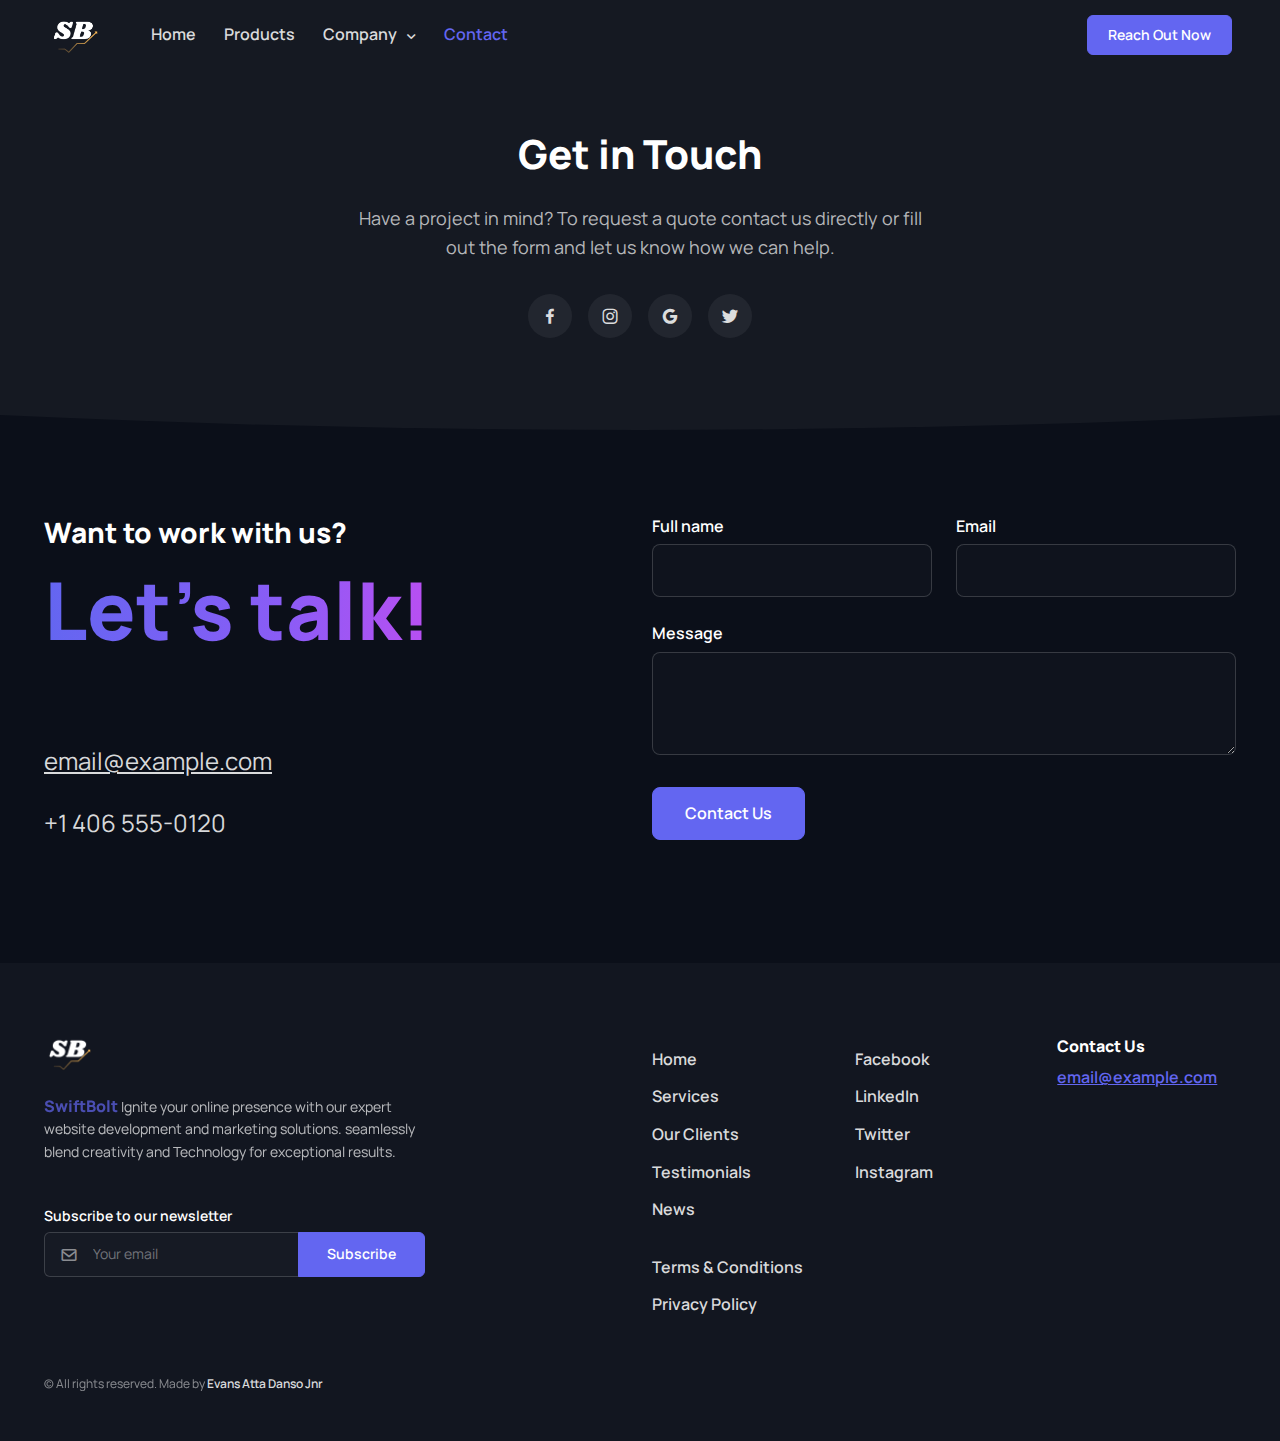
<file: contact.html>
<!DOCTYPE html>
<html lang="en">

<head>
    <meta charset="utf-8">
    <title>Silicon | Contacts v.1</title>

    <!-- SEO Meta Tags -->
    <meta name="description" content="Silicon - Multipurpose Technology Bootstrap Template">
    <meta name="keywords" content="bootstrap, business, creative agency, mobile app showcase, saas, fintech, finance, online courses, software, medical, conference landing, services, e-commerce, shopping cart, multipurpose, shop, ui kit, marketing, seo, landing, blog, portfolio, html5, css3, javascript, gallery, slider, touch, creative">
    <meta name="author" content="Createx Studio">

    <!-- Viewport -->
    <meta name="viewport" content="width=device-width, initial-scale=1">

    <!-- Favicon and Touch Icons -->
    <link rel="apple-touch-icon" sizes="180x180" href="assets/favicon/apple-touch-icon.png">
    <link rel="icon" type="image/png" sizes="32x32" href="assets/favicon/favicon-32x32.png">
    <link rel="icon" type="image/png" sizes="16x16" href="assets/favicon/favicon-16x16.png">
    <link rel="manifest" href="assets/favicon/site.webmanifest">
    <link rel="mask-icon" href="assets/favicon/safari-pinned-tab.svg" color="#6366f1">
    <link rel="shortcut icon" href="assets/favicon/favicon.ico">
    <meta name="msapplication-TileColor" content="#080032">
    <meta name="msapplication-config" content="assets/favicon/browserconfig.xml">
    <meta name="theme-color" content="#ffffff">

    <!-- Vendor Styles -->
    <link rel="stylesheet" media="screen" href="assets/vendor/boxicons/css/boxicons.min.css" />

    <!-- Main Theme Styles + Bootstrap -->
    <link rel="stylesheet" media="screen" href="assets/css/theme.min.css">

    <!-- Page loading styles -->
    <style>
        .page-loading {
            position: fixed;
            top: 0;
            right: 0;
            bottom: 0;
            left: 0;
            width: 100%;
            height: 100%;
            -webkit-transition: all .4s .2s ease-in-out;
            transition: all .4s .2s ease-in-out;
            background-color: #fff;
            opacity: 0;
            visibility: hidden;
            z-index: 9999;
        }

        .dark-mode .page-loading {
            background-color: #0b0f19;
        }

        .page-loading.active {
            opacity: 1;
            visibility: visible;
        }

        .page-loading-inner {
            position: absolute;
            top: 50%;
            left: 0;
            width: 100%;
            text-align: center;
            -webkit-transform: translateY(-50%);
            transform: translateY(-50%);
            -webkit-transition: opacity .2s ease-in-out;
            transition: opacity .2s ease-in-out;
            opacity: 0;
        }

        .page-loading.active>.page-loading-inner {
            opacity: 1;
        }

        .page-loading-inner>span {
            display: block;
            font-size: 1rem;
            font-weight: normal;
            color: #9397ad;
        }

        .dark-mode .page-loading-inner>span {
            color: #fff;
            opacity: .6;
        }

        .page-spinner {
            display: inline-block;
            width: 2.75rem;
            height: 2.75rem;
            margin-bottom: .75rem;
            vertical-align: text-bottom;
            border: .15em solid #b4b7c9;
            border-right-color: transparent;
            border-radius: 50%;
            -webkit-animation: spinner .75s linear infinite;
            animation: spinner .75s linear infinite;
        }

        .dark-mode .page-spinner {
            border-color: rgba(255, 255, 255, .4);
            border-right-color: transparent;
        }

        @-webkit-keyframes spinner {
            100% {
                -webkit-transform: rotate(360deg);
                transform: rotate(360deg);
            }
        }

        @keyframes spinner {
            100% {
                -webkit-transform: rotate(360deg);
                transform: rotate(360deg);
            }
        }
    </style>

    <!-- Theme mode -->
    <script>
        let mode = window.localStorage.getItem('mode'),
            root = document.getElementsByTagName('html')[0];
        if (mode !== null && mode === 'dark') {
            root.classList.add('dark-mode');
        } else {
            root.classList.add('dark-mode');
        }
    </script>

    <!-- Page loading scripts -->
    <script>
        (function() {
            window.onload = function() {
                const preloader = document.querySelector('.page-loading');
                preloader.classList.remove('active');
                setTimeout(function() {
                    preloader.remove();
                }, 1000);
            };
        })();
    </script>

    <!-- Google Tag Manager -->
    <script>
        (function(w, d, s, l, i) {
            w[l] = w[l] || [];
            w[l].push({
                'gtm.start': new Date().getTime(),
                event: 'gtm.js'
            });
            var f = d.getElementsByTagName(s)[0],
                j = d.createElement(s),
                dl = l != 'dataLayer' ? '&l=' + l : '';
            j.async = true;
            j.src =
                'https://www.googletagmanager.com/gtm.js?id=' + i + dl;
            f.parentNode.insertBefore(j, f);
        })(window, document, 'script', 'dataLayer', 'GTM-WKV3GT5');
    </script>
</head>


<!-- Body -->

<body>

    <!-- Google Tag Manager (noscript)-->
    <noscript>
      <iframe src="//www.googletagmanager.com/ns.html?id=GTM-WKV3GT5" height="0" width="0" style="display: none; visibility: hidden;"></iframe>
    </noscript>

    <!-- Page loading spinner -->
    <div class="page-loading active">
        <div class="page-loading-inner">
            <div class="page-spinner"></div><span>Loading...</span>
        </div>
    </div>


    <!-- Page wrapper for sticky footer -->
    <!-- Wraps everything except footer to push footer to the bottom of the page if there is little content -->
    <main class="page-wrapper">


        <!-- Navbar -->
        <!-- Remove "navbar-sticky" class to make navigation bar scrollable with the page -->
        <header class="header navbar navbar-expand-lg navbar-dark position-absolute navbar-sticky">
            <div class="container px-3">
                <a href="index.html" class="navbar-brand pe-3">
            <img src="assets/img/logo.png" width="50" alt="SolidBuild">
            
          </a>
                <div id="navbarNav" class="offcanvas offcanvas-end bg-dark">
                    <div class="offcanvas-header border-bottom border-light">
                        <h5 class="offcanvas-title text-white">Menu</h5>
                        <button type="button" class="btn-close btn-close-white" data-bs-dismiss="offcanvas" aria-label="Close"></button>
                    </div>
                    <div class="offcanvas-body">
                        <ul class="navbar-nav me-auto mb-2 mb-lg-0">
                            <li class="nav-item dropdown">
                                <a href="#" class="nav-link" aria-current="page">Home</a>
                                
                            </li>
                            <li class="nav-item dropdown">
                                <a href="products.html" class="nav-link" aria-current="page">Products</a>
                                
                            </li>
                            <li class="nav-item dropdown">
                                <a href="#" class="nav-link dropdown-toggle" data-bs-toggle="dropdown" aria-current="page">Company</a>
                                <div class="dropdown-menu p-0">
                                    <div class="d-lg-flex">
                                        <div class="mega-dropdown-column d-flex justify-content-center align-items-center rounded-3 rounded-end-0 px-0" style="margin: -1px; background-color: #f3f6ff;">
                                            <img src="assets/img/landings.jpg" alt="Landings">
                                        </div>
                                        <div class="mega-dropdown-column pt-lg-3 pb-lg-4">
                                            <ul class="list-unstyled mb-0">

                                                <li class="card mb-4"><a href="about.html" class="dropdown-item"><h5>About</h5><div>Learn everything <br>about our Company<br>and Our values</div></a></li>

                                            </ul>
                                        </div>
                                        <div class="mega-dropdown-column pt-lg-3 pb-lg-4" style="--si-mega-dropdown-column-width: 16rem;">
                                            <ul class="list-unstyled mb-0">
                                                <li class="card mb-4"><a href="services.html" class="dropdown-item"><h5>Services</h5><div>Learn everything <br>about our Company,<br>our values and People</div></a></li>
                                            </ul>
                                        </div>
                                    </div>
                                </div>
                            </li>
                            <li class="nav-item dropdown">
                                <a href="contact.html" class="nav-link active" aria-current="page">Contact</a>
                                
                            </li>
                           
                           
                        </ul>
                    </div>
                    <div class="offcanvas-header border-top border-light">
                        <a href="" class="btn btn-primary w-100" target="_blank" rel="noopener">
                <i class="bx bx-cart fs-4 lh-1 me-1"></i>
                Reach Out Now
              </a>
                    </div>
                </div>
                
                <button type="button" class="navbar-toggler" data-bs-toggle="offcanvas" data-bs-target="#navbarNav" aria-controls="navbarNav" aria-expanded="false" aria-label="Toggle navigation">
            <span class="navbar-toggler-icon"></span>
          </button>
                <a href="#" class="btn btn-primary btn-sm fs-sm rounded d-none d-lg-inline-flex" >
                    Reach Out Now
          </a>
            </div>
        </header>


        <!-- Hero -->
        <section class="dark-mode position-relative pt-5" style="background-color: #151922;">

            <!-- Content -->
            <div class="container position-relative zindex-2 pt-5 pb-2 pb-md-0">

               

                <div class="row justify-content-center pt-3 mt-3">
                    <div class="col-xl-6 col-lg-7 col-md-8 col-sm-10 text-center">
                        <h1 class="mb-4">Get in Touch</h1>
                        <p class="fs-lg pb-3 mb-3">Have a project in mind? To request a quote contact us directly or fill out the form and let us know how we can help.</p>
                        <div class="d-flex justify-content-center">
                            <a href="#" class="btn btn-icon btn-secondary btn-facebook rounded-circle mx-2">
                  <i class="bx bxl-facebook"></i>
                </a>
                            <a href="#" class="btn btn-icon btn-secondary btn-instagram rounded-circle mx-2">
                  <i class="bx bxl-instagram"></i>
                </a>
                            <a href="#" class="btn btn-icon btn-secondary btn-google rounded-circle mx-2">
                  <i class="bx bxl-google"></i>
                </a>
                            <a href="#" class="btn btn-icon btn-secondary btn-twitter rounded-circle mx-2">
                  <i class="bx bxl-twitter"></i>
                </a>
                        </div>
                    </div>
                </div>
            </div>

            <!-- Bottom shape -->
            <div class="d-flex position-absolute top-100 start-0 w-100 overflow-hidden mt-n5" style="color: #151922;">
                <div class="position-relative start-50 translate-middle-x flex-shrink-0 mt-n5 mt-md-n3 mt-lg-n1" style="width: 3788px;">
                    <svg xmlns="http://www.w3.org/2000/svg" width="3788" height="144" viewBox="0 0 3788 144"><path fill="currentColor" d="M0,0h3788.7c-525,90.2-1181.7,143.9-1894.3,143.9S525,90.2,0,0z"/></svg>
                </div>
            </div>
        </section>


        <!-- Email + Phone -->
        <section class="container py-5 my-md-2 my-lg-4 my-xl-5">
          
            <div class="row pt-md-2 pt-lg-5 pb-2 pb-md-4">
                <div class="col-xxl-4 col-xl-5 col-lg-6 pt-3 mt-3">
                    <h1 class="h3 mb-2">Want to work with us?</h1>
                    <h2 class="display-1 text-gradient-primary pb-sm-2 pb-md-3 mb-3">Let's talk!</h2>
                    <div class="nav d-block lead pt-lg-5">
                        <a href="#" class="nav-link fw-normal text-decoration-underline p-0 mb-4">email@example.com</a>
                        <div class="text-nav">+1 406 555-0120</div>
                    </div>
                </div>
                <div class="col-lg-6 offset-xl-1 offset-xxl-2 pt-3 pt-md-4 pt-lg-3 mt-3">
                    <form class="needs-validation" novalidate>
                        <div class="row g-4">
                            <div class="col-sm-6">
                                <label for="fn" class="form-label fs-base">Full name</label>
                                <input type="text" class="form-control form-control-lg" id="fn" required>
                                <div class="invalid-feedback">Please enter your full name!</div>
                            </div>
                            <div class="col-sm-6">
                                <label for="email" class="form-label fs-base">Email</label>
                                <input type="email" class="form-control form-control-lg" id="email" required>
                                <div class="invalid-feedback">Please provide a valid email address!</div>
                            </div>
                            <div class="col-12 pb-2">
                                <label for="message" class="form-label fs-base">Message</label>
                                <textarea class="form-control form-control-lg" id="message" rows="3" required></textarea>
                                <div class="invalid-feedback">Please provide a valid email address!</div>
                            </div>
                            <div class="col-12">
                                <button type="submit" class="btn btn-lg btn-primary w-100 w-sm-auto">Contact Us</button>
                            </div>
                        </div>
                    </form>
                </div>
            </div>
        </section>


   
    </main>


  <!-- Footer -->
  <footer class="footer position-relative bg-dark pt-5 pb-4 pb-lg-5">
    <span class="position-absolute top-0 start-0 d-dark-mode-block d-none w-100 h-100 bg-secondary opacity-75"></span>
    <div class="position-relative container dark-mode pt-lg-4">
        <div class="row pb-5">
            <div class="col-lg-4 col-md-6">
                <div class="navbar-brand text-dark p-0 me-0 mb-3 mb-lg-4">
                    <img src="assets/img/logo.png" width="47" alt="SoliBuild"> 
                </div>
                <p class="fs-sm text-light opacity-70 pb-lg-3 mb-4"><span class="text-primary h6">SwiftBolt</span> Ignite your online presence with our expert website development and marketing solutions. seamlessly blend creativity and Technology for exceptional results.</p>
                <form class="needs-validation" novalidate>
                    <label for="subscr-email" class="form-label">Subscribe to our newsletter</label>
                    <div class="input-group">
                        <input type="email" id="subscr-email" class="form-control rounded-start ps-5" placeholder="Your email" required>
                        <i class="bx bx-envelope fs-lg text-muted position-absolute top-50 start-0 translate-middle-y ms-3 zindex-5"></i>
                        <div class="invalid-tooltip position-absolute top-100 start-0">Please provide a valid email address.</div>
                        <button type="submit" class="btn btn-primary">Subscribe</button>
                    </div>
                </form>
            </div>
            <div class="col-xl-6 col-lg-7 col-md-5 offset-xl-2 offset-md-1 pt-4 pt-md-1 pt-lg-0">
                <div id="footer-links" class="row">
                    <div class="col-lg-4">
                        <h6 class="mb-2">
                            <a href="#useful-links" class="d-block text-dark dropdown-toggle d-lg-none py-2" data-bs-toggle="collapse">Useful Links</a>
                        </h6>
                        <div id="useful-links" class="collapse d-lg-block" data-bs-parent="#footer-links">
                            <ul class="nav flex-column pb-lg-1 mb-lg-3">
                                <li class="nav-item"><a href="#" class="nav-link d-inline-block px-0 pt-1 pb-2">Home</a></li>
                                <li class="nav-item"><a href="#" class="nav-link d-inline-block px-0 pt-1 pb-2">Services</a></li>
                                <li class="nav-item"><a href="#" class="nav-link d-inline-block px-0 pt-1 pb-2">Our Clients</a></li>
                                <li class="nav-item"><a href="#" class="nav-link d-inline-block px-0 pt-1 pb-2">Testimonials</a></li>
                                <li class="nav-item"><a href="#" class="nav-link d-inline-block px-0 pt-1 pb-2">News</a></li>
                            </ul>
                            <ul class="nav flex-column mb-2 mb-lg-0">
                                <li class="nav-item"><a href="#" class="nav-link d-inline-block px-0 pt-1 pb-2">Terms &amp; Conditions</a></li>
                                <li class="nav-item"><a href="#" class="nav-link d-inline-block px-0 pt-1 pb-2">Privacy Policy</a></li>
                            </ul>
                        </div>
                    </div>
                    <div class="col-xl-4 col-lg-3">
                        <h6 class="mb-2">
                            <a href="#social-links" class="d-block text-dark dropdown-toggle d-lg-none py-2" data-bs-toggle="collapse">Socials</a>
                        </h6>
                        <div id="social-links" class="collapse d-lg-block" data-bs-parent="#footer-links">
                            <ul class="nav flex-column mb-2 mb-lg-0">
                                <li class="nav-item"><a href="#" class="nav-link d-inline-block px-0 pt-1 pb-2">Facebook</a></li>
                                <li class="nav-item"><a href="#" class="nav-link d-inline-block px-0 pt-1 pb-2">LinkedIn</a></li>
                                <li class="nav-item"><a href="#" class="nav-link d-inline-block px-0 pt-1 pb-2">Twitter</a></li>
                                <li class="nav-item"><a href="#" class="nav-link d-inline-block px-0 pt-1 pb-2">Instagram</a></li>
                            </ul>
                        </div>
                    </div>
                    <div class="col-xl-4 col-lg-5 pt-2 pt-lg-0">
                        <h6 class="mb-2">Contact Us</h6>
                        <a href="mailto:email@example.com" class="fw-medium">email@example.com</a>
                    </div>
                </div>
            </div>
        </div>
        <p class="nav d-block fs-xs text-center text-md-start pb-2 pb-lg-0 mb-0">
            <span class="text-light opacity-50">&copy; All rights reserved. Made by </span>
            <a class="nav-link d-inline-block p-0" href="https://createx.studio/" target="_blank" rel="noopener">Evans Atta Danso Jnr</a>
        </p>
    </div>
</footer>


    <!-- Back to top button -->
    <a href="#top" class="btn-scroll-top" data-scroll>
      <span class="btn-scroll-top-tooltip text-muted fs-sm me-2">Top</span>
      <i class="btn-scroll-top-icon bx bx-chevron-up"></i>
    </a>


    <!-- Vendor Scripts -->
    <script src="assets/vendor/bootstrap/dist/js/bootstrap.bundle.min.js"></script>
    <script src="assets/vendor/smooth-scroll/dist/smooth-scroll.polyfills.min.js"></script>

    <!-- Main Theme Script -->
    <script src="assets/js/theme.min.js"></script>
</body>

</html>
</file>
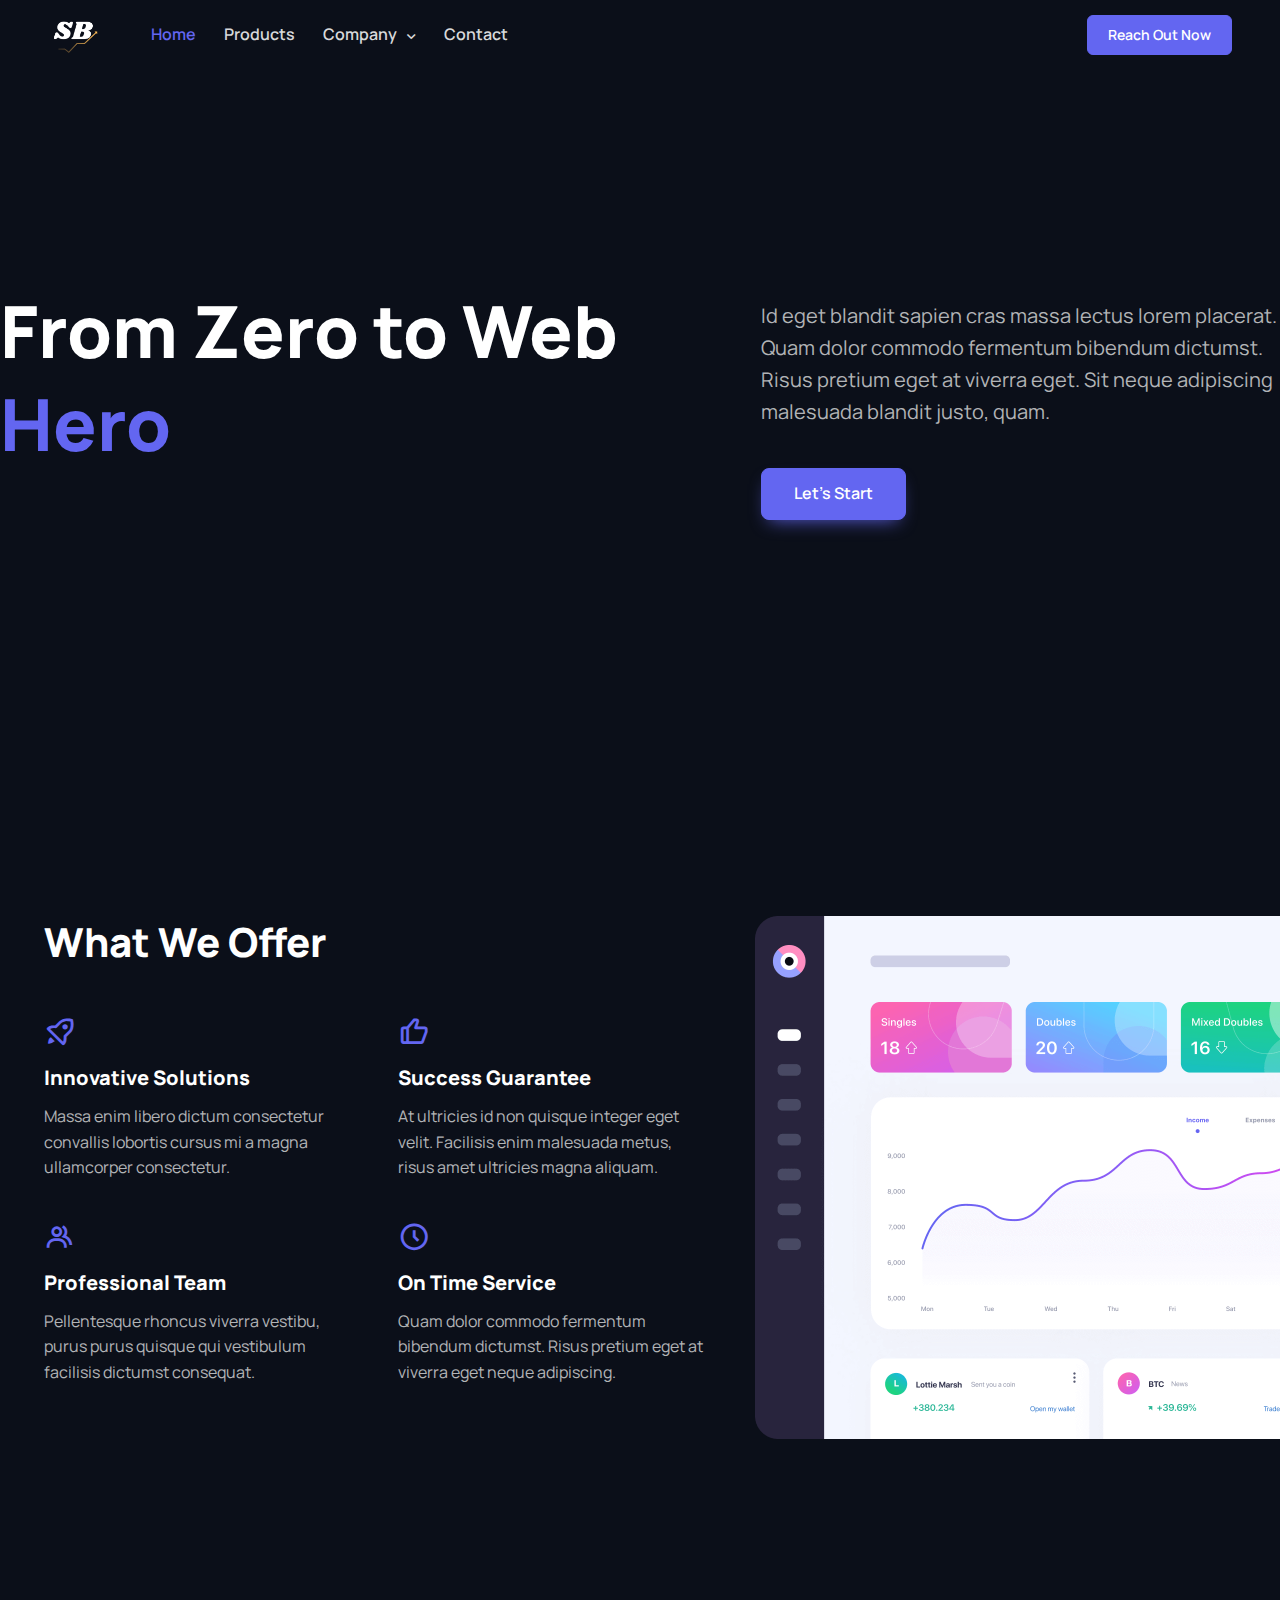
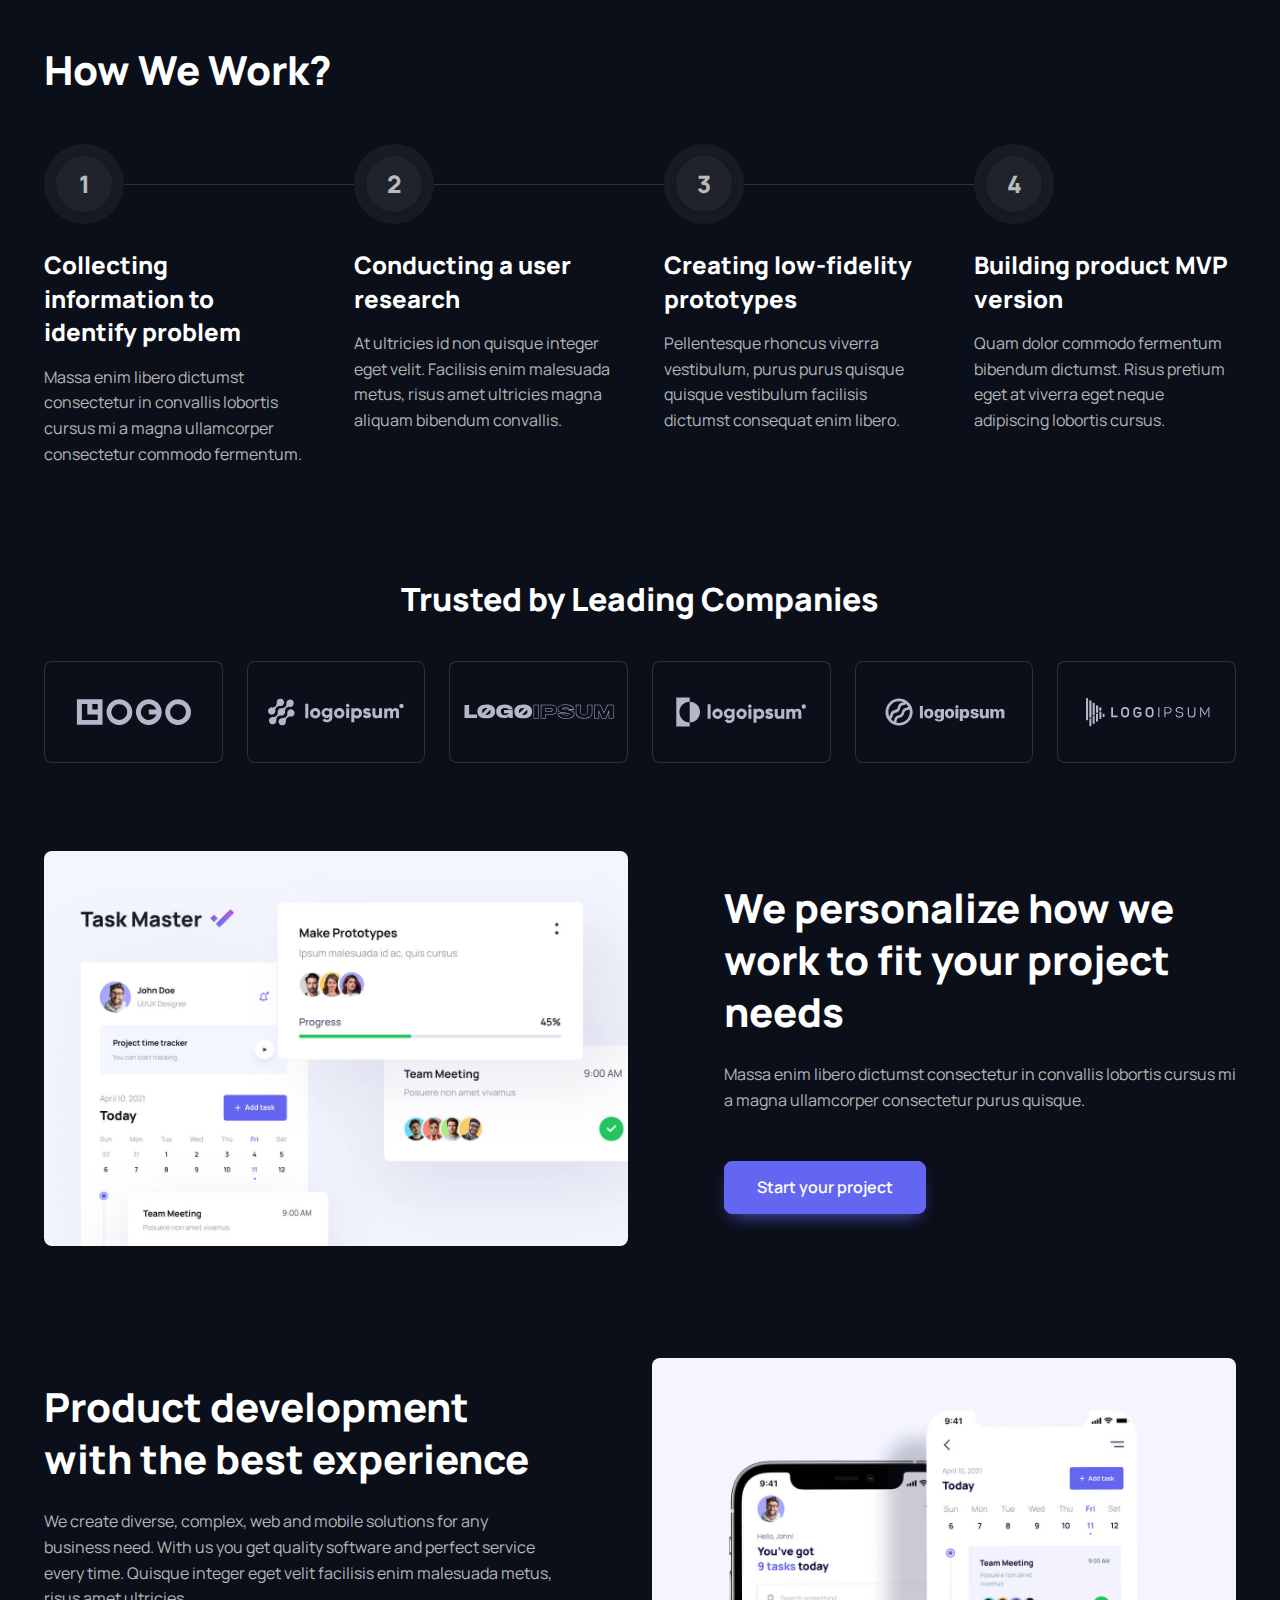
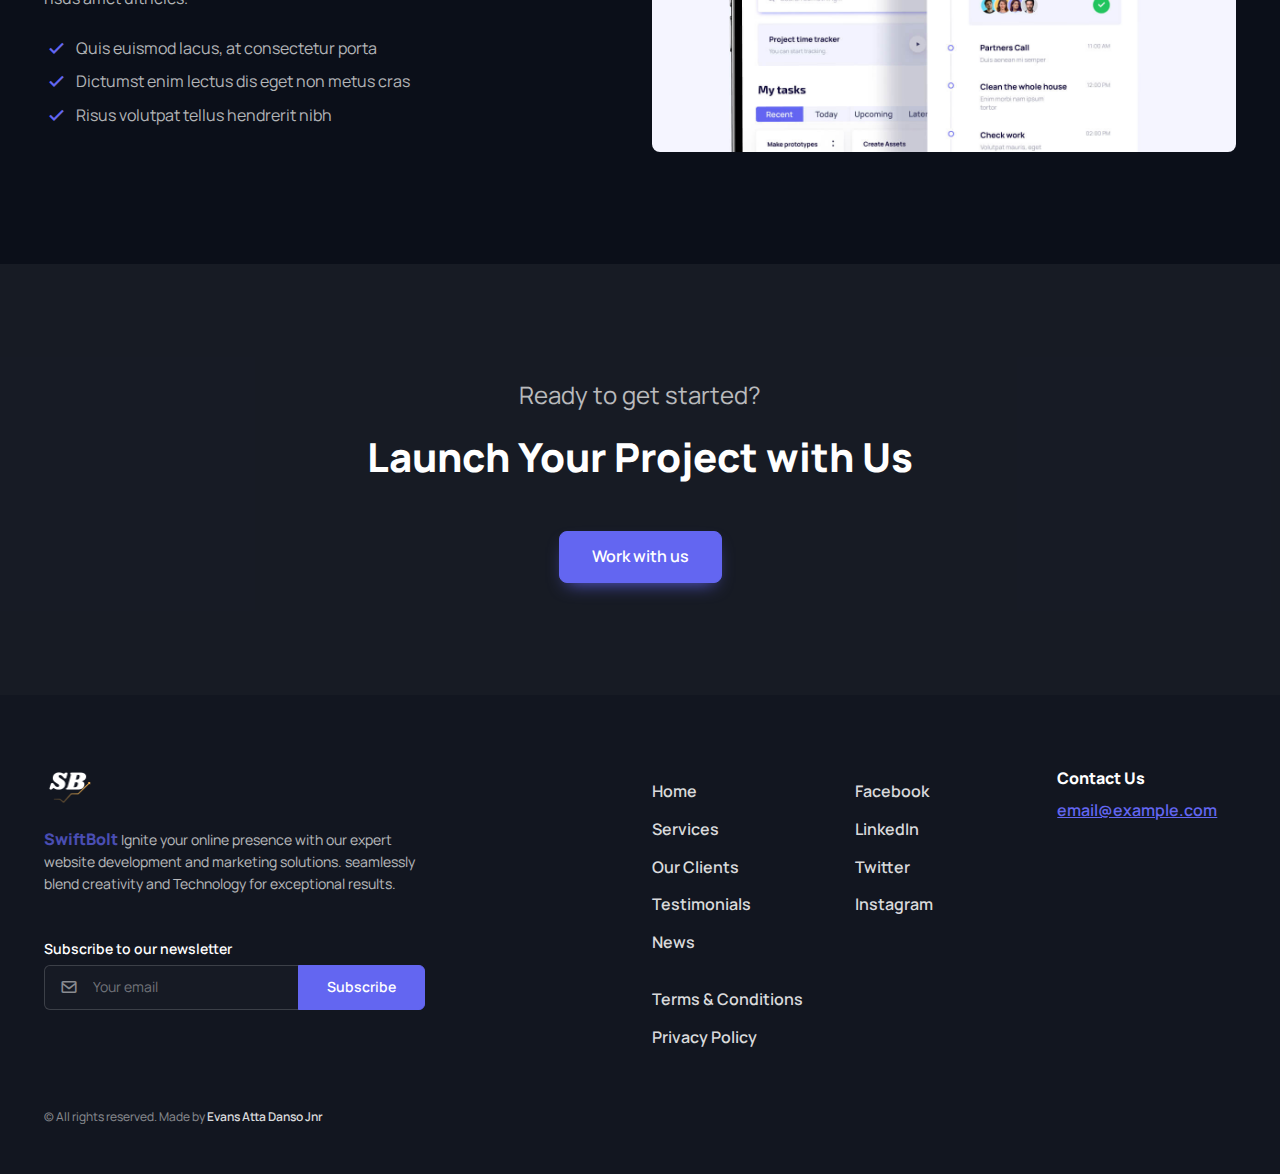
<file: services.html>
<!DOCTYPE html>
<html lang="en">


<head>
    <meta charset="utf-8">
    <title>SwiftBolt | Software Dev Agency </title>

    <!-- SEO Meta Tags -->
    <meta name="description" content="SolidBuild -Web Development and Business growing Agency">
    <meta name="keywords" content="bootstrap, business, creative agency, mobile app showcase, saas, fintech, finance, online courses, software, medical, conference landing, services, e-commerce, shopping cart, multipurpose, shop, ui kit, marketing, seo, landing, blog, portfolio, html5, css3, javascript, gallery, slider, touch, creative">
    <meta name="author" content="Createx Studio">

    <!-- Viewport -->
    <meta name="viewport" content="width=device-width, initial-scale=1">

    <!-- Favicon and Touch Icons -->
    <link rel="apple-touch-icon" sizes="180x180" href="assets/favicon/apple-touch-icon.png">
    <link rel="icon" type="image/png" sizes="32x32" href="assets/favicon/favicon-32x32.png">
    <link rel="icon" type="image/png" sizes="16x16" href="assets/favicon/favicon-16x16.png">
    <link rel="manifest" href="assets/favicon/site.webmanifest">
    <link rel="mask-icon" href="assets/favicon/safari-pinned-tab.svg" color="#6366f1">
    <link rel="icon" type="png" href="assets/favicon/logo.png">
    <meta name="msapplication-TileColor" content="#080032">
    <meta name="msapplication-config" content="assets/favicon/browserconfig.xml">
    <meta name="theme-color" content="#ffffff">

    <!-- Vendor Styles -->
    <link rel="stylesheet" media="screen" href="assets/vendor/boxicons/css/boxicons.min.css" />
    <link rel="stylesheet" media="screen" href="assets/vendor/swiper/swiper-bundle.min.css" />

    <!-- Main Theme Styles + Bootstrap -->
    <link rel="stylesheet" media="screen" href="assets/css/theme.min.css">

    <!-- Page loading styles -->
    <style>
        .page-loading {
            position: fixed;
            top: 0;
            right: 0;
            bottom: 0;
            left: 0;
            width: 100%;
            height: 100%;
            -webkit-transition: all .4s .2s ease-in-out;
            transition: all .4s .2s ease-in-out;
            background-color: #fff;
            opacity: 0;
            visibility: hidden;
            z-index: 9999;
        }

        .dark-mode .page-loading {
            background-color: #0b0f19;
        }

        .page-loading.active {
            opacity: 1;
            visibility: visible;
        }

        .page-loading-inner {
            position: absolute;
            top: 50%;
            left: 0;
            width: 100%;
            text-align: center;
            -webkit-transform: translateY(-50%);
            transform: translateY(-50%);
            -webkit-transition: opacity .2s ease-in-out;
            transition: opacity .2s ease-in-out;
            opacity: 0;
        }

        .page-loading.active>.page-loading-inner {
            opacity: 1;
        }

        .page-loading-inner>span {
            display: block;
            font-size: 1rem;
            font-weight: normal;
            color: #9397ad;
        }

        .dark-mode .page-loading-inner>span {
            color: #fff;
            opacity: .6;
        }

        .page-spinner {
            display: inline-block;
            width: 2.75rem;
            height: 2.75rem;
            margin-bottom: .75rem;
            vertical-align: text-bottom;
            border: .15em solid #b4b7c9;
            border-right-color: transparent;
            border-radius: 50%;
            -webkit-animation: spinner .75s linear infinite;
            animation: spinner .75s linear infinite;
        }

        .dark-mode .page-spinner {
            border-color: rgba(255, 255, 255, .4);
            border-right-color: transparent;
        }

        @-webkit-keyframes spinner {
            100% {
                -webkit-transform: rotate(360deg);
                transform: rotate(360deg);
            }
        }

        @keyframes spinner {
            100% {
                -webkit-transform: rotate(360deg);
                transform: rotate(360deg);
            }
        }
    </style>

    <!-- Page custom styles -->
    <style>
        /* Spin animation */

        @-webkit-keyframes hero-spin {
            100% {
                -webkit-transform: rotate(360deg);
                transform: rotate(360deg);
            }
        }

        @keyframes hero-spin {
            100% {
                -webkit-transform: rotate(360deg);
                transform: rotate(360deg);
            }
        }

        .hero-animation-spin {
            -webkit-animation: hero-spin 35s linear infinite;
            animation: hero-spin 35s linear infinite;
        }

        /* Fade animation */

        @-webkit-keyframes hero-fade {
            0%,
            100% {
                opacity: 0
            }
            50% {
                opacity: 1
            }
        }

        @keyframes hero-fade {
            0%,
            100% {
                opacity: 0
            }
            50% {
                opacity: 1
            }
        }

        .hero-animation-fade {
            -webkit-animation: hero-fade 4s ease-in infinite;
            animation: hero-fade 4s ease-in infinite;
        }

        .hero-animation-delay-1,
        .hero-animation-delay-2,
        .hero-animation-delay-3 {
            opacity: 0;
        }

        .hero-animation-delay-1 {
            animation-delay: .75s;
        }

        .hero-animation-delay-2 {
            animation-delay: 1.5s;
        }

        .hero-animation-delay-3 {
            animation-delay: 2s;
        }
    </style>


    <!-- Theme mode -->
    <script>
        let mode = window.localStorage.getItem('mode'),
            root = document.getElementsByTagName('html')[0];
        if (mode !== null && mode === 'dark') {
            root.classList.add('dark-mode');
        } else {
            root.classList.add('dark-mode');
        }
    </script>

    <!-- Page loading scripts -->
    <script>
        (function() {
            window.onload = function() {
                const preloader = document.querySelector('.page-loading');
                preloader.classList.remove('active');
                setTimeout(function() {
                    preloader.remove();
                }, 1000);
            };
        })();
    </script>

    <!-- Google Tag Manager -->
    <script>
        (function(w, d, s, l, i) {
            w[l] = w[l] || [];
            w[l].push({
                'gtm.start': new Date().getTime(),
                event: 'gtm.js'
            });
            var f = d.getElementsByTagName(s)[0],
                j = d.createElement(s),
                dl = l != 'dataLayer' ? '&l=' + l : '';
            j.async = true;
            j.src =
                'https://www.googletagmanager.com/gtm.js?id=' + i + dl;
            f.parentNode.insertBefore(j, f);
        })(window, document, 'script', 'dataLayer', 'GTM-WKV3GT5');
    </script>
</head>



<!-- Body -->

<body>

    <!-- Google Tag Manager (noscript)-->
    <noscript>
      <iframe src="//www.googletagmanager.com/ns.html?id=GTM-WKV3GT5" height="0" width="0" style="display: none; visibility: hidden;"></iframe>
    </noscript>

    <!-- Page loading spinner -->
    <div class="page-loading active">
        <div class="page-loading-inner">
            <div class="page-spinner"></div><span>Loading...</span>
        </div>
    </div>


    <!-- Page wrapper for sticky footer -->
    <!-- Wraps everything except footer to push footer to the bottom of the page if there is little content -->
    <main class="page-wrapper">


        <!-- Navbar -->
        <!-- Remove "navbar-sticky" class to make navigation bar scrollable with the page -->
        <header class="header navbar navbar-expand-lg navbar-dark position-absolute navbar-sticky">
            <div class="container px-3">
                <a href="index.html" class="navbar-brand pe-3">
            <img src="assets/img/logo.png" width="50" alt="SolidBuild">
            
          </a>
                <div id="navbarNav" class="offcanvas offcanvas-end bg-dark">
                    <div class="offcanvas-header border-bottom border-light">
                        <h5 class="offcanvas-title text-white">Menu</h5>
                        <button type="button" class="btn-close btn-close-white" data-bs-dismiss="offcanvas" aria-label="Close"></button>
                    </div>
                    <div class="offcanvas-body">
                        <ul class="navbar-nav me-auto mb-2 mb-lg-0">
                            <li class="nav-item dropdown">
                                <a href="#" class="nav-link active" aria-current="page">Home</a>
                                
                            </li>
                            <li class="nav-item dropdown">
                                <a href="products.html" class="nav-link" aria-current="page">Products</a>
                                
                            </li>
                            <li class="nav-item dropdown">
                                <a href="#" class="nav-link dropdown-toggle" data-bs-toggle="dropdown" aria-current="page">Company</a>
                                <div class="dropdown-menu p-0">
                                    <div class="d-lg-flex">
                                        <div class="mega-dropdown-column d-flex justify-content-center align-items-center rounded-3 rounded-end-0 px-0" style="margin: -1px; background-color: #f3f6ff;">
                                            <img src="assets/img/landings.jpg" alt="Landings">
                                        </div>
                                        <div class="mega-dropdown-column pt-lg-3 pb-lg-4">
                                            <ul class="list-unstyled mb-0">

                                                <li class="card mb-4"><a href="about.html" class="dropdown-item"><h5>About</h5><div>Learn everything <br>about our Company<br>and Our values</div></a></li>

                                            </ul>
                                        </div>
                                        <div class="mega-dropdown-column pt-lg-3 pb-lg-4" style="--si-mega-dropdown-column-width: 16rem;">
                                            <ul class="list-unstyled mb-0">
                                                <li class="card mb-4"><a href="services.html" class="dropdown-item"><h5>Services</h5><div>Learn everything <br>about our Company,<br>our values and People</div></a></li>
                                            </ul>
                                        </div>
                                    </div>
                                </div>
                            </li>
                            <li class="nav-item dropdown">
                                <a href="contact.html" class="nav-link" aria-current="page">Contact</a>
                                
                            </li>
                           
                           
                        </ul>
                    </div>
                    <div class="offcanvas-header border-top border-light">
                        <a href="" class="btn btn-primary w-100" target="_blank" rel="noopener">
                <i class="bx bx-cart fs-4 lh-1 me-1"></i>
                Reach Out Now
              </a>
                    </div>
                </div>
                
                <button type="button" class="navbar-toggler" data-bs-toggle="offcanvas" data-bs-target="#navbarNav" aria-controls="navbarNav" aria-expanded="false" aria-label="Toggle navigation">
            <span class="navbar-toggler-icon"></span>
          </button>
                <a href="#" class="btn btn-primary btn-sm fs-sm rounded d-none d-lg-inline-flex" >
                    Reach Out Now
          </a>
            </div>
        </header>

  

        <!-- Page title -->
        <section class="position-relative d-flex align-items-center min-vh-100 py-5 bg-dark overflow-hidden">
            <div class="row pb-5 mb-md-2 mb-lg-4 mb-xl-5">
                <div class="col-lg-6">
                    <h1 class="display-2 mb-0">From  Zero to Web <span class='text-primary'>Hero</span></h1>
                </div>
                <div class="col-lg-6 col-xl-5 offset-xl-1 pt-3 pt-sm-4 pt-lg-3">
                    <p class="fs-xl pb-4 mb-1 mb-md-2 mb-xl-3">Id eget blandit sapien cras massa lectus lorem placerat. Quam dolor commodo fermentum bibendum dictumst. Risus pretium eget at viverra eget. Sit neque adipiscing malesuada blandit justo, quam.</p>
                    <a href="#" class="btn btn-lg btn-primary shadow-primary">Let's Start</a>
                </div>
            </div>
            <hr>
        </section>


        <!-- What we offer -->
        <section class="overflow-hidden pt-md-2 pt-lg-3 pb-3 pb-md-4 pb-xl-5">
            <div class="container">
                <div class="d-flex flex-column flex-md-row flex-md-nowrap align-items-start">
                    <div class="col-md-7 ps-0 pe-lg-4 mb-5 mb-md-0">
                        <div style="max-width: 660px;">
                            <h2 class="h1 pb-3 mb-2 mb-md-3">What We Offer</h2>
                            <div class="row row-cols-1 row-cols-sm-2 gx-lg-5 g-4">
                                <div class="col pt-1 pt-sm-2 pt-lg-3">
                                    <i class="bx bx-rocket d-block fs-2 text-primary mb-2 mb-sm-3"></i>
                                    <h3 class="h5 pb-sm-1 mb-2">Innovative Solutions</h3>
                                    <p class="mb-0">Massa enim libero dictum consectetur convallis lobortis cursus mi a magna ullamcorper consectetur.</p>
                                </div>
                                <div class="col pt-1 pt-sm-2 pt-lg-3">
                                    <i class="bx bx-like d-block fs-2 text-primary mb-2 mb-sm-3"></i>
                                    <h3 class="h5 pb-sm-1 mb-2">Success Guarantee</h3>
                                    <p class="mb-0">At ultricies id non quisque integer eget velit. Facilisis enim malesuada metus, risus amet ultricies magna aliquam.</p>
                                </div>
                                <div class="col pt-1 pt-sm-2 pt-lg-3">
                                    <i class="bx bx-group d-block fs-2 text-primary mb-2 mb-sm-3"></i>
                                    <h3 class="h5 pb-sm-1 mb-2">Professional Team</h3>
                                    <p class="mb-0">Pellentesque rhoncus viverra vestibu, purus purus quisque qui vestibulum facilisis dictumst consequat.</p>
                                </div>
                                <div class="col pt-1 pt-sm-2 pt-lg-3">
                                    <i class="bx bx-time-five d-block fs-2 text-primary mb-2 mb-sm-3"></i>
                                    <h3 class="h5 pb-sm-1 mb-2">On Time Service</h3>
                                    <p class="mb-0">Quam dolor commodo fermentum bibendum dictumst. Risus pretium eget at viverra eget neque adipiscing.</p>
                                </div>
                            </div>
                        </div>
                    </div>
                    <img src="assets/img/services/single/dashboard.png" width="836" class="ms-3 ms-sm-5 ms-xl-3" alt="Dashboard">
                </div>
            </div>
        </section>


        <!-- How we work (Steps) -->
        <section class="container pb-5 mb-md-2 mb-lg-4 mb-xl-5">
            <h2 class="h1 pb-2 pb-md-0 mb-4 mb-md-5">How We Work?</h2>
            <div class="steps steps-sm steps-horizontal-md pb-2 pb-sm-3">
                <div class="step">
                    <div class="step-number">
                        <div class="step-number-inner">1</div>
                    </div>
                    <div class="step-body">
                        <h3 class="h4 mb-3">Collecting information to identify problem</h3>
                        <p class="mb-0">Massa enim libero dictumst consectetur in convallis lobortis cursus mi a magna ullamcorper consectetur commodo fermentum.</p>
                    </div>
                </div>
                <div class="step">
                    <div class="step-number">
                        <div class="step-number-inner">2</div>
                    </div>
                    <div class="step-body">
                        <h3 class="h4 mb-3">Conducting a user research</h3>
                        <p class="mb-0">At ultricies id non quisque integer eget velit. Facilisis enim malesuada metus, risus amet ultricies magna aliquam bibendum convallis.</p>
                    </div>
                </div>
                <div class="step">
                    <div class="step-number">
                        <div class="step-number-inner">3</div>
                    </div>
                    <div class="step-body">
                        <h3 class="h4 mb-3">Creating low-fidelity prototypes</h3>
                        <p class="mb-0">Pellentesque rhoncus viverra vestibulum, purus purus quisque quisque vestibulum facilisis dictumst consequat enim libero.</p>
                    </div>
                </div>
                <div class="step">
                    <div class="step-number">
                        <div class="step-number-inner">4</div>
                    </div>
                    <div class="step-body">
                        <h3 class="h4 mb-3">Building product MVP version</h3>
                        <p class="mb-0">Quam dolor commodo fermentum bibendum dictumst. Risus pretium eget at viverra eget neque adipiscing lobortis cursus.</p>
                    </div>
                </div>
            </div>
        </section>


        <!-- Brands (Carousel) -->
        <section class="container pb-5 mb-xl-4">
            <h2 class="text-center pb-md-2">Trusted by Leading Companies</h2>
            <div class="swiper mx-n2" data-swiper-options='{
          "slidesPerView": 2,
          "pagination": {
            "el": ".swiper-pagination",
            "clickable": true
          },
          "breakpoints": {
            "500": {
              "slidesPerView": 3,
              "spaceBetween": 8
            },
            "650": {
              "slidesPerView": 4,
              "spaceBetween": 8
            },
            "900": {
              "slidesPerView": 5,
              "spaceBetween": 8
            },
            "1100": {
              "slidesPerView": 6,
              "spaceBetween": 8
            }
          }
        }'>
                <div class="swiper-wrapper">

                    <!-- Item -->
                    <div class="swiper-slide py-3">
                        <a href="#" class="card card-body card-hover px-2 mx-2">
                <img src="assets/img/brands/01.svg" class="d-block mx-auto my-2" width="154" alt="Brand">
              </a>
                    </div>

                    <!-- Item -->
                    <div class="swiper-slide py-3">
                        <a href="#" class="card card-body card-hover px-2 mx-2">
                <img src="assets/img/brands/02.svg" class="d-block mx-auto my-2" width="154" alt="Brand">
              </a>
                    </div>

                    <!-- Item -->
                    <div class="swiper-slide py-3">
                        <a href="#" class="card card-body card-hover px-2 mx-2">
                <img src="assets/img/brands/03.svg" class="d-block mx-auto my-2" width="154" alt="Brand">
              </a>
                    </div>

                    <!-- Item -->
                    <div class="swiper-slide py-3">
                        <a href="#" class="card card-body card-hover px-2 mx-2">
                <img src="assets/img/brands/04.svg" class="d-block mx-auto my-2" width="154" alt="Brand">
              </a>
                    </div>

                    <!-- Item -->
                    <div class="swiper-slide py-3">
                        <a href="#" class="card card-body card-hover px-2 mx-2">
                <img src="assets/img/brands/05.svg" class="d-block mx-auto my-2" width="154" alt="Brand">
              </a>
                    </div>

                    <!-- Item -->
                    <div class="swiper-slide py-3">
                        <a href="#" class="card card-body card-hover px-2 mx-2">
                <img src="assets/img/brands/06.svg" class="d-block mx-auto my-2" width="154" alt="Brand">
              </a>
                    </div>
                </div>

                <!-- Pagination (bullets) -->
                <div class="swiper-pagination position-relative pt-2 mt-4"></div>
            </div>
        </section>


        <!-- Image + Text sections -->
        <section class="container pb-sm-1 pb-md-3">

            <!-- Row 1 -->
            <div class="row align-items-lg-center pb-5 mb-2 mb-lg-4 mb-xl-5">
                <div class="col-md-6 mb-4 mb-md-0">
                    <img src="assets/img/services/single/image01.jpg" class="rounded-3" alt="Image">
                </div>
                <div class="col-md-6">
                    <div class="ps-xl-5 ms-md-2 ms-lg-4">
                        <h2 class="h1 mb-3 mb-sm-4">We personalize how we work to fit your project needs</h2>
                        <p class="mb-4 mb-lg-5">Massa enim libero dictumst consectetur in convallis lobortis cursus mi a magna ullamcorper consectetur purus quisque.</p>
                        <a href="#" class="btn btn-lg btn-primary shadow-primary">Start your project</a>
                    </div>
                </div>
            </div>

            <!-- Row 2 -->
            <div class="row align-items-lg-center pt-md-3 pb-5 mb-2 mb-lg-4 mb-xl-5">
                <div class="col-md-6 order-md-2 mb-4 mb-md-0">
                    <img src="assets/img/services/single/image02.jpg" class="rounded-3" alt="Image">
                </div>
                <div class="col-md-6 order-md-1">
                    <div class="pe-xl-5 me-md-2 me-lg-4">
                        <h2 class="h1 mb-3 mb-sm-4">Product development with the best experience</h2>
                        <p class="mb-3 mb-sm-4">We create diverse, complex, web and mobile solutions for any business need. With us you get quality software and perfect service every time. Quisque integer eget velit facilisis enim malesuada metus, risus amet ultricies.</p>
                        <ul class="list-unstyled mb-0">
                            <li class="d-flex mb-2">
                                <i class="bx bx-check text-primary lead me-2"></i> Quis euismod lacus, at consectetur porta
                            </li>
                            <li class="d-flex mb-2">
                                <i class="bx bx-check text-primary lead me-2"></i> Dictumst enim lectus dis eget non metus cras
                            </li>
                            <li class="d-flex">
                                <i class="bx bx-check text-primary lead me-2"></i> Risus volutpat tellus hendrerit nibh
                            </li>
                        </ul>
                    </div>
                </div>
            </div>
        </section>


        <!-- CTA -->
        <section class="position-relative bg-dark py-5">
            <span class="position-absolute top-0 start-0 w-100 h-100" style="background-color: rgba(255, 255, 255, .05)"></span>
            <div class="container position-relative zindex-5 text-center my-xl-3 py-1 py-md-4 py-lg-5">
                <p class="lead text-light opacity-70 mb-3">Ready to get started?</p>
                <h2 class="h1 text-light pb-3 pb-lg-0 mb-lg-5">Launch Your Project with Us</h2>
                <a href="#" class="btn btn-primary shadow-primary btn-lg">Work with us</a>
            </div>
        </section>
    </main>


    <!-- Footer -->
    <footer class="footer position-relative bg-dark pt-5 pb-4 pb-lg-5">
        <span class="position-absolute top-0 start-0 d-dark-mode-block d-none w-100 h-100 bg-secondary opacity-75"></span>
        <div class="position-relative container dark-mode pt-lg-4">
            <div class="row pb-5">
                <div class="col-lg-4 col-md-6">
                    <div class="navbar-brand text-dark p-0 me-0 mb-3 mb-lg-4">
                        <img src="assets/img/logo.png" width="47" alt="SoliBuild"> 
                    </div>
                    <p class="fs-sm text-light opacity-70 pb-lg-3 mb-4"><span class="text-primary h6">SwiftBolt</span> Ignite your online presence with our expert website development and marketing solutions. seamlessly blend creativity and Technology for exceptional results.</p>
                    <form class="needs-validation" novalidate>
                        <label for="subscr-email" class="form-label">Subscribe to our newsletter</label>
                        <div class="input-group">
                            <input type="email" id="subscr-email" class="form-control rounded-start ps-5" placeholder="Your email" required>
                            <i class="bx bx-envelope fs-lg text-muted position-absolute top-50 start-0 translate-middle-y ms-3 zindex-5"></i>
                            <div class="invalid-tooltip position-absolute top-100 start-0">Please provide a valid email address.</div>
                            <button type="submit" class="btn btn-primary">Subscribe</button>
                        </div>
                    </form>
                </div>
                <div class="col-xl-6 col-lg-7 col-md-5 offset-xl-2 offset-md-1 pt-4 pt-md-1 pt-lg-0">
                    <div id="footer-links" class="row">
                        <div class="col-lg-4">
                            <h6 class="mb-2">
                                <a href="#useful-links" class="d-block text-dark dropdown-toggle d-lg-none py-2" data-bs-toggle="collapse">Useful Links</a>
                            </h6>
                            <div id="useful-links" class="collapse d-lg-block" data-bs-parent="#footer-links">
                                <ul class="nav flex-column pb-lg-1 mb-lg-3">
                                    <li class="nav-item"><a href="#" class="nav-link d-inline-block px-0 pt-1 pb-2">Home</a></li>
                                    <li class="nav-item"><a href="#" class="nav-link d-inline-block px-0 pt-1 pb-2">Services</a></li>
                                    <li class="nav-item"><a href="#" class="nav-link d-inline-block px-0 pt-1 pb-2">Our Clients</a></li>
                                    <li class="nav-item"><a href="#" class="nav-link d-inline-block px-0 pt-1 pb-2">Testimonials</a></li>
                                    <li class="nav-item"><a href="#" class="nav-link d-inline-block px-0 pt-1 pb-2">News</a></li>
                                </ul>
                                <ul class="nav flex-column mb-2 mb-lg-0">
                                    <li class="nav-item"><a href="#" class="nav-link d-inline-block px-0 pt-1 pb-2">Terms &amp; Conditions</a></li>
                                    <li class="nav-item"><a href="#" class="nav-link d-inline-block px-0 pt-1 pb-2">Privacy Policy</a></li>
                                </ul>
                            </div>
                        </div>
                        <div class="col-xl-4 col-lg-3">
                            <h6 class="mb-2">
                                <a href="#social-links" class="d-block text-dark dropdown-toggle d-lg-none py-2" data-bs-toggle="collapse">Socials</a>
                            </h6>
                            <div id="social-links" class="collapse d-lg-block" data-bs-parent="#footer-links">
                                <ul class="nav flex-column mb-2 mb-lg-0">
                                    <li class="nav-item"><a href="#" class="nav-link d-inline-block px-0 pt-1 pb-2">Facebook</a></li>
                                    <li class="nav-item"><a href="#" class="nav-link d-inline-block px-0 pt-1 pb-2">LinkedIn</a></li>
                                    <li class="nav-item"><a href="#" class="nav-link d-inline-block px-0 pt-1 pb-2">Twitter</a></li>
                                    <li class="nav-item"><a href="#" class="nav-link d-inline-block px-0 pt-1 pb-2">Instagram</a></li>
                                </ul>
                            </div>
                        </div>
                        <div class="col-xl-4 col-lg-5 pt-2 pt-lg-0">
                            <h6 class="mb-2">Contact Us</h6>
                            <a href="mailto:email@example.com" class="fw-medium">email@example.com</a>
                        </div>
                    </div>
                </div>
            </div>
            <p class="nav d-block fs-xs text-center text-md-start pb-2 pb-lg-0 mb-0">
                <span class="text-light opacity-50">&copy; All rights reserved. Made by </span>
                <a class="nav-link d-inline-block p-0" href="https://createx.studio/" target="_blank" rel="noopener">Evans Atta Danso Jnr</a>
            </p>
        </div>
    </footer>


    <!-- Back to top button -->
    <a href="#top" class="btn-scroll-top" data-scroll>
      <span class="btn-scroll-top-tooltip text-muted fs-sm me-2">Top</span>
      <i class="btn-scroll-top-icon bx bx-chevron-up"></i>
    </a>


    <!-- Vendor Scripts -->
    <script src="assets/vendor/bootstrap/dist/js/bootstrap.bundle.min.js"></script>
    <script src="assets/vendor/smooth-scroll/dist/smooth-scroll.polyfills.min.js"></script>
    <script src="assets/vendor/swiper/swiper-bundle.min.js"></script>

    <!-- Main Theme Script -->
    <script src="assets/js/theme.min.js"></script>
</body>

</html>
</file>
<file: assets/css/theme.min.css>
@import"https://fonts.googleapis.com/css2?family=Manrope:wght@400;500;600;700;800&display=swap";
.text-gradient-primary {
    background: linear-gradient(to right, #6366f1, #8B5CF6, #D946EF);
    -webkit-background-clip: text;
    -webkit-text-fill-color: rgba(0, 0, 0, 0)
}

:root {
    --si-blue: #0d6efd;
    --si-indigo: #6610f2;
    --si-purple: #6f42c1;
    --si-pink: #d63384;
    --si-red: #dc3545;
    --si-orange: #fd7e14;
    --si-yellow: #ffc107;
    --si-green: #198754;
    --si-teal: #20c997;
    --si-cyan: #0dcaf0;
    --si-black: #000;
    --si-white: #fff;
    --si-gray: #9397ad;
    --si-gray-dark: #33354d;
    --si-gray-100: #f3f6ff;
    --si-gray-200: #eff2fc;
    --si-gray-300: #e2e5f1;
    --si-gray-400: #d4d7e5;
    --si-gray-500: #b4b7c9;
    --si-gray-600: #9397ad;
    --si-gray-700: #565973;
    --si-gray-800: #33354d;
    --si-gray-900: #0b0f19;
    --si-primary: #6366f1;
    --si-secondary: #eff2fc;
    --si-success: #22c55e;
    --si-info: #4c82f7;
    --si-warning: #ffba08;
    --si-danger: #ef4444;
    --si-light: #fff;
    --si-dark: #0b0f19;
    --si-primary-rgb: 99, 102, 241;
    --si-secondary-rgb: 239, 242, 252;
    --si-success-rgb: 34, 197, 94;
    --si-info-rgb: 76, 130, 247;
    --si-warning-rgb: 255, 186, 8;
    --si-danger-rgb: 239, 68, 68;
    --si-light-rgb: 255, 255, 255;
    --si-dark-rgb: 11, 15, 25;
    --si-white-rgb: 255, 255, 255;
    --si-black-rgb: 0, 0, 0;
    --si-body-color-rgb: 86, 89, 115;
    --si-body-bg-rgb: 255, 255, 255;
    --si-font-sans-serif: "Manrope", sans-serif;
    --si-font-monospace: SFMono-Regular, Menlo, Monaco, Consolas, "Liberation Mono", "Courier New", monospace;
    --si-gradient: linear-gradient(180deg, rgba(255, 255, 255, 0.15), rgba(255, 255, 255, 0));
    --si-body-font-family: var(--si-font-sans-serif);
    --si-body-font-size: 1rem;
    --si-body-font-weight: 400;
    --si-body-line-height: 1.6;
    --si-body-color: #565973;
    --si-body-bg: #fff;
    --si-border-width: 1px;
    --si-border-style: solid;
    --si-border-color: #e2e5f1;
    --si-border-color-translucent: rgba(0, 0, 0, 0.175);
    --si-border-radius: 0.375rem;
    --si-border-radius-sm: 0.25rem;
    --si-border-radius-lg: 0.5rem;
    --si-border-radius-xl: 1rem;
    --si-border-radius-2xl: 2rem;
    --si-border-radius-pill: 50rem;
    --si-link-color: #6366f1;
    --si-link-hover-color: #3e41ee;
    --si-code-color: #e3116c;
    --si-highlight-bg: #fff3cd
}

*,
*::before,
*::after {
    box-sizing: border-box
}

body {
    margin: 0;
    font-family: var(--si-body-font-family);
    font-size: var(--si-body-font-size);
    font-weight: var(--si-body-font-weight);
    line-height: var(--si-body-line-height);
    color: var(--si-body-color);
    text-align: var(--si-body-text-align);
    background-color: var(--si-body-bg);
    -webkit-text-size-adjust: 100%;
    -webkit-tap-highlight-color: rgba(0, 0, 0, 0)
}

hr {
    margin: 0 0;
    color: var(--si-border-color);
    border: 0;
    border-top: 1px solid;
    opacity: 1
}

h6,
.h6,
h5,
.h5,
h4,
.h4,
h3,
.h3,
h2,
.h2,
h1,
.h1 {
    margin-top: 0;
    margin-bottom: 1rem;
    font-weight: 800;
    line-height: 1.3;
    color: var(--si-gray-900)
}

h1,
.h1 {
    font-size: calc(1.375rem + 1.5vw)
}

@media(min-width: 1200px) {
    h1,
    .h1 {
        font-size: 2.5rem
    }
}

h2,
.h2 {
    font-size: calc(1.325rem + 0.9vw)
}

@media(min-width: 1200px) {
    h2,
    .h2 {
        font-size: 2rem
    }
}

h3,
.h3 {
    font-size: calc(1.3rem + 0.6vw)
}

@media(min-width: 1200px) {
    h3,
    .h3 {
        font-size: 1.75rem
    }
}

h4,
.h4 {
    font-size: calc(1.275rem + 0.3vw)
}

@media(min-width: 1200px) {
    h4,
    .h4 {
        font-size: 1.5rem
    }
}

h5,
.h5 {
    font-size: 1.25rem
}

h6,
.h6 {
    font-size: 1rem
}

p {
    margin-top: 0;
    margin-bottom: 1.25rem
}

abbr[title] {
    -webkit-text-decoration: underline dotted;
    text-decoration: underline dotted;
    cursor: help;
    -webkit-text-decoration-skip-ink: none;
    text-decoration-skip-ink: none
}

address {
    margin-bottom: 1rem;
    font-style: normal;
    line-height: inherit
}

ol,
ul {
    padding-left: 2rem
}

ol,
ul,
dl {
    margin-top: 0;
    margin-bottom: 1rem
}

ol ol,
ul ul,
ol ul,
ul ol {
    margin-bottom: 0
}

dt {
    font-weight: 800
}

dd {
    margin-bottom: .5rem;
    margin-left: 0
}

blockquote {
    margin: 0 0 1rem
}

b,
strong {
    font-weight: bolder
}

small,
.small {
    font-size: 0.875em
}

mark,
.mark {
    padding: .1875em;
    background-color: var(--si-highlight-bg)
}

sub,
sup {
    position: relative;
    font-size: 0.75em;
    line-height: 0;
    vertical-align: baseline
}

sub {
    bottom: -0.25em
}

sup {
    top: -0.5em
}

a {
    color: var(--si-link-color);
    text-decoration: underline
}

a:hover {
    color: var(--si-link-hover-color);
    text-decoration: none
}

a:not([href]):not([class]),
a:not([href]):not([class]):hover {
    color: inherit;
    text-decoration: none
}

pre,
code,
kbd,
samp {
    font-family: var(--si-font-monospace);
    font-size: 1em
}

pre {
    display: block;
    margin-top: 0;
    margin-bottom: 1rem;
    overflow: auto;
    font-size: 0.875em;
    color: #33354d
}

pre code {
    font-size: inherit;
    color: inherit;
    word-break: normal
}

code {
    font-size: 0.875em;
    color: var(--si-code-color);
    word-wrap: break-word
}

a>code {
    color: inherit
}

kbd {
    padding: .1875rem .375rem;
    font-size: 0.875em;
    color: #fff;
    background-color: #0b0f19;
    border-radius: .25rem
}

kbd kbd {
    padding: 0;
    font-size: 1em
}

figure {
    margin: 0 0 1rem
}

img,
svg {
    vertical-align: middle
}

table {
    caption-side: bottom;
    border-collapse: collapse
}

caption {
    padding-top: .75rem;
    padding-bottom: .75rem;
    color: var(--si-gray-600);
    text-align: left
}

th {
    font-weight: 700;
    text-align: inherit;
    text-align: -webkit-match-parent
}

thead,
tbody,
tfoot,
tr,
td,
th {
    border-color: inherit;
    border-style: solid;
    border-width: 0
}

label {
    display: inline-block
}

button {
    border-radius: 0
}

button:focus:not(:focus-visible) {
    outline: 0
}

input,
button,
select,
optgroup,
textarea {
    margin: 0;
    font-family: inherit;
    font-size: inherit;
    line-height: inherit
}

button,
select {
    text-transform: none
}

[role=button] {
    cursor: pointer
}

select {
    word-wrap: normal
}

select:disabled {
    opacity: 1
}

[list]:not([type=date]):not([type=datetime-local]):not([type=month]):not([type=week]):not([type=time])::-webkit-calendar-picker-indicator {
    display: none !important
}

button,
[type=button],
[type=reset],
[type=submit] {
    -webkit-appearance: button
}

button:not(:disabled),
[type=button]:not(:disabled),
[type=reset]:not(:disabled),
[type=submit]:not(:disabled) {
    cursor: pointer
}

::-moz-focus-inner {
    padding: 0;
    border-style: none
}

textarea {
    resize: vertical
}

fieldset {
    min-width: 0;
    padding: 0;
    margin: 0;
    border: 0
}

legend {
    float: left;
    width: 100%;
    padding: 0;
    margin-bottom: .5rem;
    font-size: calc(1.275rem + 0.3vw);
    line-height: inherit
}

@media(min-width: 1200px) {
    legend {
        font-size: 1.5rem
    }
}

legend+* {
    clear: left
}

::-webkit-datetime-edit-fields-wrapper,
::-webkit-datetime-edit-text,
::-webkit-datetime-edit-minute,
::-webkit-datetime-edit-hour-field,
::-webkit-datetime-edit-day-field,
::-webkit-datetime-edit-month-field,
::-webkit-datetime-edit-year-field {
    padding: 0
}

::-webkit-inner-spin-button {
    height: auto
}

[type=search] {
    outline-offset: -2px;
    -webkit-appearance: textfield
}

::-webkit-search-decoration {
    -webkit-appearance: none
}

::-webkit-color-swatch-wrapper {
    padding: 0
}

::-webkit-file-upload-button {
    font: inherit;
    -webkit-appearance: button
}

::file-selector-button {
    font: inherit;
    -webkit-appearance: button
}

output {
    display: inline-block
}

iframe {
    border: 0
}

summary {
    display: list-item;
    cursor: pointer
}

progress {
    vertical-align: baseline
}

[hidden] {
    display: none !important
}

.lead {
    font-size: calc(1.275rem + 0.3vw);
    font-weight: 400
}

@media(min-width: 1200px) {
    .lead {
        font-size: 1.5rem
    }
}

.display-1 {
    font-size: calc(1.625rem + 4.5vw);
    font-weight: 800;
    line-height: 1.3
}

@media(min-width: 1200px) {
    .display-1 {
        font-size: 5rem
    }
}

.display-2 {
    font-size: calc(1.575rem + 3.9vw);
    font-weight: 800;
    line-height: 1.3
}

@media(min-width: 1200px) {
    .display-2 {
        font-size: 4.5rem
    }
}

.display-3 {
    font-size: calc(1.525rem + 3.3vw);
    font-weight: 800;
    line-height: 1.3
}

@media(min-width: 1200px) {
    .display-3 {
        font-size: 4rem
    }
}

.display-4 {
    font-size: calc(1.475rem + 2.7vw);
    font-weight: 800;
    line-height: 1.3
}

@media(min-width: 1200px) {
    .display-4 {
        font-size: 3.5rem
    }
}

.display-5 {
    font-size: calc(1.425rem + 2.1vw);
    font-weight: 800;
    line-height: 1.3
}

@media(min-width: 1200px) {
    .display-5 {
        font-size: 3rem
    }
}

.display-6 {
    font-size: calc(1.3875rem + 1.65vw);
    font-weight: 800;
    line-height: 1.3
}

@media(min-width: 1200px) {
    .display-6 {
        font-size: 2.625rem
    }
}

.list-unstyled {
    padding-left: 0;
    list-style: none
}

.list-inline {
    padding-left: 0;
    list-style: none
}

.list-inline-item {
    display: inline-block
}

.list-inline-item:not(:last-child) {
    margin-right: 1rem
}

.initialism {
    font-size: 0.875em;
    text-transform: uppercase
}

.blockquote {
    margin-bottom: 1rem;
    font-size: 1rem
}

.blockquote>:last-child {
    margin-bottom: 0
}

.blockquote-footer {
    margin-top: -1rem;
    margin-bottom: 1rem;
    font-size: 0.875rem;
    color: var(--si-gray-600)
}

.blockquote-footer::before {
    content: "— "
}

.img-fluid {
    max-width: 100%;
    height: auto
}

.img-thumbnail {
    padding: .5rem;
    background-color: var(--si-body-bg);
    border: 0 solid var(--si-border-color);
    border-radius: var(--si-border-radius-lg);
    box-shadow: 0 .275rem .75rem -0.0625rem rgba(11, 15, 25, .06), 0 .125rem .4rem -0.0625rem rgba(11, 15, 25, .03);
    max-width: 100%;
    height: auto
}

.figure {
    display: inline-block
}

.figure-img {
    margin-bottom: .5rem;
    line-height: 1
}

.figure-caption {
    font-size: 0.875rem;
    color: var(--si-gray-600)
}

.container,
.container-fluid,
.container-xxl,
.container-xl,
.container-lg,
.container-md,
.container-sm {
    --si-gutter-x: 1.5rem;
    --si-gutter-y: 0;
    width: 100%;
    padding-right: calc(var(--si-gutter-x)*.5);
    padding-left: calc(var(--si-gutter-x)*.5);
    margin-right: auto;
    margin-left: auto
}

@media(min-width: 500px) {
    .container-sm,
    .container {
        max-width: 97%
    }
}

@media(min-width: 768px) {
    .container-md,
    .container-sm,
    .container {
        max-width: 95%
    }
}

@media(min-width: 992px) {
    .container-lg,
    .container-md,
    .container-sm,
    .container {
        max-width: 95%
    }
}

@media(min-width: 1200px) {
    .container-xl,
    .container-lg,
    .container-md,
    .container-sm,
    .container {
        max-width: 95%
    }
}

@media(min-width: 1400px) {
    .container-xxl,
    .container-xl,
    .container-lg,
    .container-md,
    .container-sm,
    .container {
        max-width: 1320px
    }
}

.row {
    --si-gutter-x: 1.5rem;
    --si-gutter-y: 0;
    display: flex;
    flex-wrap: wrap;
    margin-top: calc(-1*var(--si-gutter-y));
    margin-right: calc(-0.5*var(--si-gutter-x));
    margin-left: calc(-0.5*var(--si-gutter-x))
}

.row>* {
    flex-shrink: 0;
    width: 100%;
    max-width: 100%;
    padding-right: calc(var(--si-gutter-x)*.5);
    padding-left: calc(var(--si-gutter-x)*.5);
    margin-top: var(--si-gutter-y)
}

.col {
    flex: 1 0 0%
}

.row-cols-auto>* {
    flex: 0 0 auto;
    width: auto
}

.row-cols-1>* {
    flex: 0 0 auto;
    width: 100%
}

.row-cols-2>* {
    flex: 0 0 auto;
    width: 50%
}

.row-cols-3>* {
    flex: 0 0 auto;
    width: 33.3333333333%
}

.row-cols-4>* {
    flex: 0 0 auto;
    width: 25%
}

.row-cols-5>* {
    flex: 0 0 auto;
    width: 20%
}

.row-cols-6>* {
    flex: 0 0 auto;
    width: 16.6666666667%
}

.col-auto {
    flex: 0 0 auto;
    width: auto
}

.col-1 {
    flex: 0 0 auto;
    width: 8.33333333%
}

.col-2 {
    flex: 0 0 auto;
    width: 16.66666667%
}

.col-3 {
    flex: 0 0 auto;
    width: 25%
}

.col-4 {
    flex: 0 0 auto;
    width: 33.33333333%
}

.col-5 {
    flex: 0 0 auto;
    width: 41.66666667%
}

.col-6 {
    flex: 0 0 auto;
    width: 50%
}

.col-7 {
    flex: 0 0 auto;
    width: 58.33333333%
}

.col-8 {
    flex: 0 0 auto;
    width: 66.66666667%
}

.col-9 {
    flex: 0 0 auto;
    width: 75%
}

.col-10 {
    flex: 0 0 auto;
    width: 83.33333333%
}

.col-11 {
    flex: 0 0 auto;
    width: 91.66666667%
}

.col-12 {
    flex: 0 0 auto;
    width: 100%
}

.offset-1 {
    margin-left: 8.33333333%
}

.offset-2 {
    margin-left: 16.66666667%
}

.offset-3 {
    margin-left: 25%
}

.offset-4 {
    margin-left: 33.33333333%
}

.offset-5 {
    margin-left: 41.66666667%
}

.offset-6 {
    margin-left: 50%
}

.offset-7 {
    margin-left: 58.33333333%
}

.offset-8 {
    margin-left: 66.66666667%
}

.offset-9 {
    margin-left: 75%
}

.offset-10 {
    margin-left: 83.33333333%
}

.offset-11 {
    margin-left: 91.66666667%
}

.g-0,
.gx-0 {
    --si-gutter-x: 0
}

.g-0,
.gy-0 {
    --si-gutter-y: 0
}

.g-1,
.gx-1 {
    --si-gutter-x: 0.25rem
}

.g-1,
.gy-1 {
    --si-gutter-y: 0.25rem
}

.g-2,
.gx-2 {
    --si-gutter-x: 0.5rem
}

.g-2,
.gy-2 {
    --si-gutter-y: 0.5rem
}

.g-3,
.gx-3 {
    --si-gutter-x: 1rem
}

.g-3,
.gy-3 {
    --si-gutter-y: 1rem
}

.g-4,
.gx-4 {
    --si-gutter-x: 1.5rem
}

.g-4,
.gy-4 {
    --si-gutter-y: 1.5rem
}

.g-5,
.gx-5 {
    --si-gutter-x: 3rem
}

.g-5,
.gy-5 {
    --si-gutter-y: 3rem
}

@media(min-width: 500px) {
    .col-sm {
        flex: 1 0 0%
    }
    .row-cols-sm-auto>* {
        flex: 0 0 auto;
        width: auto
    }
    .row-cols-sm-1>* {
        flex: 0 0 auto;
        width: 100%
    }
    .row-cols-sm-2>* {
        flex: 0 0 auto;
        width: 50%
    }
    .row-cols-sm-3>* {
        flex: 0 0 auto;
        width: 33.3333333333%
    }
    .row-cols-sm-4>* {
        flex: 0 0 auto;
        width: 25%
    }
    .row-cols-sm-5>* {
        flex: 0 0 auto;
        width: 20%
    }
    .row-cols-sm-6>* {
        flex: 0 0 auto;
        width: 16.6666666667%
    }
    .col-sm-auto {
        flex: 0 0 auto;
        width: auto
    }
    .col-sm-1 {
        flex: 0 0 auto;
        width: 8.33333333%
    }
    .col-sm-2 {
        flex: 0 0 auto;
        width: 16.66666667%
    }
    .col-sm-3 {
        flex: 0 0 auto;
        width: 25%
    }
    .col-sm-4 {
        flex: 0 0 auto;
        width: 33.33333333%
    }
    .col-sm-5 {
        flex: 0 0 auto;
        width: 41.66666667%
    }
    .col-sm-6 {
        flex: 0 0 auto;
        width: 50%
    }
    .col-sm-7 {
        flex: 0 0 auto;
        width: 58.33333333%
    }
    .col-sm-8 {
        flex: 0 0 auto;
        width: 66.66666667%
    }
    .col-sm-9 {
        flex: 0 0 auto;
        width: 75%
    }
    .col-sm-10 {
        flex: 0 0 auto;
        width: 83.33333333%
    }
    .col-sm-11 {
        flex: 0 0 auto;
        width: 91.66666667%
    }
    .col-sm-12 {
        flex: 0 0 auto;
        width: 100%
    }
    .offset-sm-0 {
        margin-left: 0
    }
    .offset-sm-1 {
        margin-left: 8.33333333%
    }
    .offset-sm-2 {
        margin-left: 16.66666667%
    }
    .offset-sm-3 {
        margin-left: 25%
    }
    .offset-sm-4 {
        margin-left: 33.33333333%
    }
    .offset-sm-5 {
        margin-left: 41.66666667%
    }
    .offset-sm-6 {
        margin-left: 50%
    }
    .offset-sm-7 {
        margin-left: 58.33333333%
    }
    .offset-sm-8 {
        margin-left: 66.66666667%
    }
    .offset-sm-9 {
        margin-left: 75%
    }
    .offset-sm-10 {
        margin-left: 83.33333333%
    }
    .offset-sm-11 {
        margin-left: 91.66666667%
    }
    .g-sm-0,
    .gx-sm-0 {
        --si-gutter-x: 0
    }
    .g-sm-0,
    .gy-sm-0 {
        --si-gutter-y: 0
    }
    .g-sm-1,
    .gx-sm-1 {
        --si-gutter-x: 0.25rem
    }
    .g-sm-1,
    .gy-sm-1 {
        --si-gutter-y: 0.25rem
    }
    .g-sm-2,
    .gx-sm-2 {
        --si-gutter-x: 0.5rem
    }
    .g-sm-2,
    .gy-sm-2 {
        --si-gutter-y: 0.5rem
    }
    .g-sm-3,
    .gx-sm-3 {
        --si-gutter-x: 1rem
    }
    .g-sm-3,
    .gy-sm-3 {
        --si-gutter-y: 1rem
    }
    .g-sm-4,
    .gx-sm-4 {
        --si-gutter-x: 1.5rem
    }
    .g-sm-4,
    .gy-sm-4 {
        --si-gutter-y: 1.5rem
    }
    .g-sm-5,
    .gx-sm-5 {
        --si-gutter-x: 3rem
    }
    .g-sm-5,
    .gy-sm-5 {
        --si-gutter-y: 3rem
    }
}

@media(min-width: 768px) {
    .col-md {
        flex: 1 0 0%
    }
    .row-cols-md-auto>* {
        flex: 0 0 auto;
        width: auto
    }
    .row-cols-md-1>* {
        flex: 0 0 auto;
        width: 100%
    }
    .row-cols-md-2>* {
        flex: 0 0 auto;
        width: 50%
    }
    .row-cols-md-3>* {
        flex: 0 0 auto;
        width: 33.3333333333%
    }
    .row-cols-md-4>* {
        flex: 0 0 auto;
        width: 25%
    }
    .row-cols-md-5>* {
        flex: 0 0 auto;
        width: 20%
    }
    .row-cols-md-6>* {
        flex: 0 0 auto;
        width: 16.6666666667%
    }
    .col-md-auto {
        flex: 0 0 auto;
        width: auto
    }
    .col-md-1 {
        flex: 0 0 auto;
        width: 8.33333333%
    }
    .col-md-2 {
        flex: 0 0 auto;
        width: 16.66666667%
    }
    .col-md-3 {
        flex: 0 0 auto;
        width: 25%
    }
    .col-md-4 {
        flex: 0 0 auto;
        width: 33.33333333%
    }
    .col-md-5 {
        flex: 0 0 auto;
        width: 41.66666667%
    }
    .col-md-6 {
        flex: 0 0 auto;
        width: 50%
    }
    .col-md-7 {
        flex: 0 0 auto;
        width: 58.33333333%
    }
    .col-md-8 {
        flex: 0 0 auto;
        width: 66.66666667%
    }
    .col-md-9 {
        flex: 0 0 auto;
        width: 75%
    }
    .col-md-10 {
        flex: 0 0 auto;
        width: 83.33333333%
    }
    .col-md-11 {
        flex: 0 0 auto;
        width: 91.66666667%
    }
    .col-md-12 {
        flex: 0 0 auto;
        width: 100%
    }
    .offset-md-0 {
        margin-left: 0
    }
    .offset-md-1 {
        margin-left: 8.33333333%
    }
    .offset-md-2 {
        margin-left: 16.66666667%
    }
    .offset-md-3 {
        margin-left: 25%
    }
    .offset-md-4 {
        margin-left: 33.33333333%
    }
    .offset-md-5 {
        margin-left: 41.66666667%
    }
    .offset-md-6 {
        margin-left: 50%
    }
    .offset-md-7 {
        margin-left: 58.33333333%
    }
    .offset-md-8 {
        margin-left: 66.66666667%
    }
    .offset-md-9 {
        margin-left: 75%
    }
    .offset-md-10 {
        margin-left: 83.33333333%
    }
    .offset-md-11 {
        margin-left: 91.66666667%
    }
    .g-md-0,
    .gx-md-0 {
        --si-gutter-x: 0
    }
    .g-md-0,
    .gy-md-0 {
        --si-gutter-y: 0
    }
    .g-md-1,
    .gx-md-1 {
        --si-gutter-x: 0.25rem
    }
    .g-md-1,
    .gy-md-1 {
        --si-gutter-y: 0.25rem
    }
    .g-md-2,
    .gx-md-2 {
        --si-gutter-x: 0.5rem
    }
    .g-md-2,
    .gy-md-2 {
        --si-gutter-y: 0.5rem
    }
    .g-md-3,
    .gx-md-3 {
        --si-gutter-x: 1rem
    }
    .g-md-3,
    .gy-md-3 {
        --si-gutter-y: 1rem
    }
    .g-md-4,
    .gx-md-4 {
        --si-gutter-x: 1.5rem
    }
    .g-md-4,
    .gy-md-4 {
        --si-gutter-y: 1.5rem
    }
    .g-md-5,
    .gx-md-5 {
        --si-gutter-x: 3rem
    }
    .g-md-5,
    .gy-md-5 {
        --si-gutter-y: 3rem
    }
}

@media(min-width: 992px) {
    .col-lg {
        flex: 1 0 0%
    }
    .row-cols-lg-auto>* {
        flex: 0 0 auto;
        width: auto
    }
    .row-cols-lg-1>* {
        flex: 0 0 auto;
        width: 100%
    }
    .row-cols-lg-2>* {
        flex: 0 0 auto;
        width: 50%
    }
    .row-cols-lg-3>* {
        flex: 0 0 auto;
        width: 33.3333333333%
    }
    .row-cols-lg-4>* {
        flex: 0 0 auto;
        width: 25%
    }
    .row-cols-lg-5>* {
        flex: 0 0 auto;
        width: 20%
    }
    .row-cols-lg-6>* {
        flex: 0 0 auto;
        width: 16.6666666667%
    }
    .col-lg-auto {
        flex: 0 0 auto;
        width: auto
    }
    .col-lg-1 {
        flex: 0 0 auto;
        width: 8.33333333%
    }
    .col-lg-2 {
        flex: 0 0 auto;
        width: 16.66666667%
    }
    .col-lg-3 {
        flex: 0 0 auto;
        width: 25%
    }
    .col-lg-4 {
        flex: 0 0 auto;
        width: 33.33333333%
    }
    .col-lg-5 {
        flex: 0 0 auto;
        width: 41.66666667%
    }
    .col-lg-6 {
        flex: 0 0 auto;
        width: 50%
    }
    .col-lg-7 {
        flex: 0 0 auto;
        width: 58.33333333%
    }
    .col-lg-8 {
        flex: 0 0 auto;
        width: 66.66666667%
    }
    .col-lg-9 {
        flex: 0 0 auto;
        width: 75%
    }
    .col-lg-10 {
        flex: 0 0 auto;
        width: 83.33333333%
    }
    .col-lg-11 {
        flex: 0 0 auto;
        width: 91.66666667%
    }
    .col-lg-12 {
        flex: 0 0 auto;
        width: 100%
    }
    .offset-lg-0 {
        margin-left: 0
    }
    .offset-lg-1 {
        margin-left: 8.33333333%
    }
    .offset-lg-2 {
        margin-left: 16.66666667%
    }
    .offset-lg-3 {
        margin-left: 25%
    }
    .offset-lg-4 {
        margin-left: 33.33333333%
    }
    .offset-lg-5 {
        margin-left: 41.66666667%
    }
    .offset-lg-6 {
        margin-left: 50%
    }
    .offset-lg-7 {
        margin-left: 58.33333333%
    }
    .offset-lg-8 {
        margin-left: 66.66666667%
    }
    .offset-lg-9 {
        margin-left: 75%
    }
    .offset-lg-10 {
        margin-left: 83.33333333%
    }
    .offset-lg-11 {
        margin-left: 91.66666667%
    }
    .g-lg-0,
    .gx-lg-0 {
        --si-gutter-x: 0
    }
    .g-lg-0,
    .gy-lg-0 {
        --si-gutter-y: 0
    }
    .g-lg-1,
    .gx-lg-1 {
        --si-gutter-x: 0.25rem
    }
    .g-lg-1,
    .gy-lg-1 {
        --si-gutter-y: 0.25rem
    }
    .g-lg-2,
    .gx-lg-2 {
        --si-gutter-x: 0.5rem
    }
    .g-lg-2,
    .gy-lg-2 {
        --si-gutter-y: 0.5rem
    }
    .g-lg-3,
    .gx-lg-3 {
        --si-gutter-x: 1rem
    }
    .g-lg-3,
    .gy-lg-3 {
        --si-gutter-y: 1rem
    }
    .g-lg-4,
    .gx-lg-4 {
        --si-gutter-x: 1.5rem
    }
    .g-lg-4,
    .gy-lg-4 {
        --si-gutter-y: 1.5rem
    }
    .g-lg-5,
    .gx-lg-5 {
        --si-gutter-x: 3rem
    }
    .g-lg-5,
    .gy-lg-5 {
        --si-gutter-y: 3rem
    }
}

@media(min-width: 1200px) {
    .col-xl {
        flex: 1 0 0%
    }
    .row-cols-xl-auto>* {
        flex: 0 0 auto;
        width: auto
    }
    .row-cols-xl-1>* {
        flex: 0 0 auto;
        width: 100%
    }
    .row-cols-xl-2>* {
        flex: 0 0 auto;
        width: 50%
    }
    .row-cols-xl-3>* {
        flex: 0 0 auto;
        width: 33.3333333333%
    }
    .row-cols-xl-4>* {
        flex: 0 0 auto;
        width: 25%
    }
    .row-cols-xl-5>* {
        flex: 0 0 auto;
        width: 20%
    }
    .row-cols-xl-6>* {
        flex: 0 0 auto;
        width: 16.6666666667%
    }
    .col-xl-auto {
        flex: 0 0 auto;
        width: auto
    }
    .col-xl-1 {
        flex: 0 0 auto;
        width: 8.33333333%
    }
    .col-xl-2 {
        flex: 0 0 auto;
        width: 16.66666667%
    }
    .col-xl-3 {
        flex: 0 0 auto;
        width: 25%
    }
    .col-xl-4 {
        flex: 0 0 auto;
        width: 33.33333333%
    }
    .col-xl-5 {
        flex: 0 0 auto;
        width: 41.66666667%
    }
    .col-xl-6 {
        flex: 0 0 auto;
        width: 50%
    }
    .col-xl-7 {
        flex: 0 0 auto;
        width: 58.33333333%
    }
    .col-xl-8 {
        flex: 0 0 auto;
        width: 66.66666667%
    }
    .col-xl-9 {
        flex: 0 0 auto;
        width: 75%
    }
    .col-xl-10 {
        flex: 0 0 auto;
        width: 83.33333333%
    }
    .col-xl-11 {
        flex: 0 0 auto;
        width: 91.66666667%
    }
    .col-xl-12 {
        flex: 0 0 auto;
        width: 100%
    }
    .offset-xl-0 {
        margin-left: 0
    }
    .offset-xl-1 {
        margin-left: 8.33333333%
    }
    .offset-xl-2 {
        margin-left: 16.66666667%
    }
    .offset-xl-3 {
        margin-left: 25%
    }
    .offset-xl-4 {
        margin-left: 33.33333333%
    }
    .offset-xl-5 {
        margin-left: 41.66666667%
    }
    .offset-xl-6 {
        margin-left: 50%
    }
    .offset-xl-7 {
        margin-left: 58.33333333%
    }
    .offset-xl-8 {
        margin-left: 66.66666667%
    }
    .offset-xl-9 {
        margin-left: 75%
    }
    .offset-xl-10 {
        margin-left: 83.33333333%
    }
    .offset-xl-11 {
        margin-left: 91.66666667%
    }
    .g-xl-0,
    .gx-xl-0 {
        --si-gutter-x: 0
    }
    .g-xl-0,
    .gy-xl-0 {
        --si-gutter-y: 0
    }
    .g-xl-1,
    .gx-xl-1 {
        --si-gutter-x: 0.25rem
    }
    .g-xl-1,
    .gy-xl-1 {
        --si-gutter-y: 0.25rem
    }
    .g-xl-2,
    .gx-xl-2 {
        --si-gutter-x: 0.5rem
    }
    .g-xl-2,
    .gy-xl-2 {
        --si-gutter-y: 0.5rem
    }
    .g-xl-3,
    .gx-xl-3 {
        --si-gutter-x: 1rem
    }
    .g-xl-3,
    .gy-xl-3 {
        --si-gutter-y: 1rem
    }
    .g-xl-4,
    .gx-xl-4 {
        --si-gutter-x: 1.5rem
    }
    .g-xl-4,
    .gy-xl-4 {
        --si-gutter-y: 1.5rem
    }
    .g-xl-5,
    .gx-xl-5 {
        --si-gutter-x: 3rem
    }
    .g-xl-5,
    .gy-xl-5 {
        --si-gutter-y: 3rem
    }
}

@media(min-width: 1400px) {
    .col-xxl {
        flex: 1 0 0%
    }
    .row-cols-xxl-auto>* {
        flex: 0 0 auto;
        width: auto
    }
    .row-cols-xxl-1>* {
        flex: 0 0 auto;
        width: 100%
    }
    .row-cols-xxl-2>* {
        flex: 0 0 auto;
        width: 50%
    }
    .row-cols-xxl-3>* {
        flex: 0 0 auto;
        width: 33.3333333333%
    }
    .row-cols-xxl-4>* {
        flex: 0 0 auto;
        width: 25%
    }
    .row-cols-xxl-5>* {
        flex: 0 0 auto;
        width: 20%
    }
    .row-cols-xxl-6>* {
        flex: 0 0 auto;
        width: 16.6666666667%
    }
    .col-xxl-auto {
        flex: 0 0 auto;
        width: auto
    }
    .col-xxl-1 {
        flex: 0 0 auto;
        width: 8.33333333%
    }
    .col-xxl-2 {
        flex: 0 0 auto;
        width: 16.66666667%
    }
    .col-xxl-3 {
        flex: 0 0 auto;
        width: 25%
    }
    .col-xxl-4 {
        flex: 0 0 auto;
        width: 33.33333333%
    }
    .col-xxl-5 {
        flex: 0 0 auto;
        width: 41.66666667%
    }
    .col-xxl-6 {
        flex: 0 0 auto;
        width: 50%
    }
    .col-xxl-7 {
        flex: 0 0 auto;
        width: 58.33333333%
    }
    .col-xxl-8 {
        flex: 0 0 auto;
        width: 66.66666667%
    }
    .col-xxl-9 {
        flex: 0 0 auto;
        width: 75%
    }
    .col-xxl-10 {
        flex: 0 0 auto;
        width: 83.33333333%
    }
    .col-xxl-11 {
        flex: 0 0 auto;
        width: 91.66666667%
    }
    .col-xxl-12 {
        flex: 0 0 auto;
        width: 100%
    }
    .offset-xxl-0 {
        margin-left: 0
    }
    .offset-xxl-1 {
        margin-left: 8.33333333%
    }
    .offset-xxl-2 {
        margin-left: 16.66666667%
    }
    .offset-xxl-3 {
        margin-left: 25%
    }
    .offset-xxl-4 {
        margin-left: 33.33333333%
    }
    .offset-xxl-5 {
        margin-left: 41.66666667%
    }
    .offset-xxl-6 {
        margin-left: 50%
    }
    .offset-xxl-7 {
        margin-left: 58.33333333%
    }
    .offset-xxl-8 {
        margin-left: 66.66666667%
    }
    .offset-xxl-9 {
        margin-left: 75%
    }
    .offset-xxl-10 {
        margin-left: 83.33333333%
    }
    .offset-xxl-11 {
        margin-left: 91.66666667%
    }
    .g-xxl-0,
    .gx-xxl-0 {
        --si-gutter-x: 0
    }
    .g-xxl-0,
    .gy-xxl-0 {
        --si-gutter-y: 0
    }
    .g-xxl-1,
    .gx-xxl-1 {
        --si-gutter-x: 0.25rem
    }
    .g-xxl-1,
    .gy-xxl-1 {
        --si-gutter-y: 0.25rem
    }
    .g-xxl-2,
    .gx-xxl-2 {
        --si-gutter-x: 0.5rem
    }
    .g-xxl-2,
    .gy-xxl-2 {
        --si-gutter-y: 0.5rem
    }
    .g-xxl-3,
    .gx-xxl-3 {
        --si-gutter-x: 1rem
    }
    .g-xxl-3,
    .gy-xxl-3 {
        --si-gutter-y: 1rem
    }
    .g-xxl-4,
    .gx-xxl-4 {
        --si-gutter-x: 1.5rem
    }
    .g-xxl-4,
    .gy-xxl-4 {
        --si-gutter-y: 1.5rem
    }
    .g-xxl-5,
    .gx-xxl-5 {
        --si-gutter-x: 3rem
    }
    .g-xxl-5,
    .gy-xxl-5 {
        --si-gutter-y: 3rem
    }
}

.table {
    --si-table-color: var(--si-body-color);
    --si-table-bg: transparent;
    --si-table-border-color: var(--si-border-color);
    --si-table-accent-bg: transparent;
    --si-table-striped-color: var(--si-body-color);
    --si-table-striped-bg: rgba(0, 0, 0, 0.0375);
    --si-table-active-color: var(--si-body-color);
    --si-table-active-bg: rgba(0, 0, 0, 0.05);
    --si-table-hover-color: var(--si-body-color);
    --si-table-hover-bg: rgba(0, 0, 0, 0.05);
    width: 100%;
    margin-bottom: 1rem;
    color: var(--si-table-color);
    vertical-align: top;
    border-color: var(--si-table-border-color)
}

.table>:not(caption)>*>* {
    padding: .75rem .75rem;
    background-color: var(--si-table-bg);
    border-bottom-width: 1px;
    box-shadow: inset 0 0 0 9999px var(--si-table-accent-bg)
}

.table>tbody {
    vertical-align: inherit
}

.table>thead {
    vertical-align: bottom
}

.table-group-divider {
    border-top: 2px solid currentcolor
}

.caption-top {
    caption-side: top
}

.table-sm>:not(caption)>*>* {
    padding: .375rem .375rem
}

.table-bordered>:not(caption)>* {
    border-width: 1px 0
}

.table-bordered>:not(caption)>*>* {
    border-width: 0 1px
}

.table-borderless>:not(caption)>*>* {
    border-bottom-width: 0
}

.table-borderless>:not(:first-child) {
    border-top-width: 0
}

.table-striped>tbody>tr:nth-of-type(odd)>* {
    --si-table-accent-bg: var(--si-table-striped-bg);
    color: var(--si-table-striped-color)
}

.table-striped-columns>:not(caption)>tr>:nth-child(even) {
    --si-table-accent-bg: var(--si-table-striped-bg);
    color: var(--si-table-striped-color)
}

.table-active {
    --si-table-accent-bg: var(--si-table-active-bg);
    color: var(--si-table-active-color)
}

.table-hover>tbody>tr:hover>* {
    --si-table-accent-bg: var(--si-table-hover-bg);
    color: var(--si-table-hover-color)
}

.table-dark {
    --si-table-color: #fff;
    --si-table-bg: #0b0f19;
    --si-table-border-color: #30333c;
    --si-table-striped-bg: #141822;
    --si-table-striped-color: #fff;
    --si-table-active-bg: #171b25;
    --si-table-active-color: #fff;
    --si-table-hover-bg: #171b25;
    --si-table-hover-color: #fff;
    color: var(--si-table-color);
    border-color: var(--si-table-border-color)
}

.table-responsive {
    overflow-x: auto;
    -webkit-overflow-scrolling: touch
}

@media(max-width: 499.98px) {
    .table-responsive-sm {
        overflow-x: auto;
        -webkit-overflow-scrolling: touch
    }
}

@media(max-width: 767.98px) {
    .table-responsive-md {
        overflow-x: auto;
        -webkit-overflow-scrolling: touch
    }
}

@media(max-width: 991.98px) {
    .table-responsive-lg {
        overflow-x: auto;
        -webkit-overflow-scrolling: touch
    }
}

@media(max-width: 1199.98px) {
    .table-responsive-xl {
        overflow-x: auto;
        -webkit-overflow-scrolling: touch
    }
}

@media(max-width: 1399.98px) {
    .table-responsive-xxl {
        overflow-x: auto;
        -webkit-overflow-scrolling: touch
    }
}

.form-label {
    margin-bottom: .3125rem;
    font-size: 0.875rem;
    font-weight: 600;
    color: #0b0f19
}

.col-form-label {
    padding-top: calc(0.625rem + 1px);
    padding-bottom: calc(0.625rem + 1px);
    margin-bottom: 0;
    font-size: inherit;
    font-weight: 600;
    line-height: 1.6;
    color: #0b0f19
}

.col-form-label-lg {
    padding-top: calc(0.785rem + 1px);
    padding-bottom: calc(0.785rem + 1px);
    font-size: 1rem
}

.col-form-label-sm {
    padding-top: calc(0.475rem + 1px);
    padding-bottom: calc(0.475rem + 1px);
    font-size: 0.75rem
}

.form-text {
    margin-top: .25rem;
    font-size: 0.75rem;
    color: var(--si-gray-600)
}

.form-control {
    display: block;
    width: 100%;
    padding: .625rem 1rem;
    font-size: 0.875rem;
    font-weight: 400;
    line-height: 1.6;
    color: #565973;
    background-color: #fff;
    background-clip: padding-box;
    border: 1px solid #d4d7e5;
    -webkit-appearance: none;
    -moz-appearance: none;
    appearance: none;
    border-radius: .375rem;
    box-shadow: inset 0 0 0 rgba(0, 0, 0, 0);
    transition: border-color .15s ease-in-out, box-shadow .15s ease-in-out
}

@media(prefers-reduced-motion: reduce) {
    .form-control {
        transition: none
    }
}

.form-control[type=file] {
    overflow: hidden
}

.form-control[type=file]:not(:disabled):not([readonly]) {
    cursor: pointer
}

.form-control:focus {
    color: #565973;
    background-color: #fff;
    border-color: rgba(99, 102, 241, .35);
    outline: 0;
    box-shadow: inset 0 0 0 rgba(0, 0, 0, 0), 0 .5rem 1.125rem -0.5rem rgba(99, 102, 241, .2)
}

.form-control::-webkit-date-and-time-value {
    height: 1.6em
}

.form-control::-moz-placeholder {
    color: #b4b7c9;
    opacity: 1
}

.form-control::placeholder {
    color: #b4b7c9;
    opacity: 1
}

.form-control:disabled {
    background-color: #f3f6ff;
    opacity: 1
}

.form-control::-webkit-file-upload-button {
    padding: .625rem 1rem;
    margin: -0.625rem -1rem;
    -webkit-margin-end: 1rem;
    margin-inline-end: 1rem;
    color: #565973;
    background-color: #fff;
    pointer-events: none;
    border-color: inherit;
    border-style: solid;
    border-width: 0;
    border-inline-end-width: 1px;
    border-radius: 0;
    -webkit-transition: color .2s ease-in-out, background-color .2s ease-in-out, border-color .2s ease-in-out, box-shadow .2s ease-in-out;
    transition: color .2s ease-in-out, background-color .2s ease-in-out, border-color .2s ease-in-out, box-shadow .2s ease-in-out
}

.form-control::file-selector-button {
    padding: .625rem 1rem;
    margin: -0.625rem -1rem;
    -webkit-margin-end: 1rem;
    margin-inline-end: 1rem;
    color: #565973;
    background-color: #fff;
    pointer-events: none;
    border-color: inherit;
    border-style: solid;
    border-width: 0;
    border-inline-end-width: 1px;
    border-radius: 0;
    transition: color .2s ease-in-out, background-color .2s ease-in-out, border-color .2s ease-in-out, box-shadow .2s ease-in-out
}

@media(prefers-reduced-motion: reduce) {
    .form-control::-webkit-file-upload-button {
        -webkit-transition: none;
        transition: none
    }
    .form-control::file-selector-button {
        transition: none
    }
}

.form-control:hover:not(:disabled):not([readonly])::-webkit-file-upload-button {
    background-color: #f2f2f2
}

.form-control:hover:not(:disabled):not([readonly])::file-selector-button {
    background-color: #f2f2f2
}

.form-control-plaintext {
    display: block;
    width: 100%;
    padding: .625rem 0;
    margin-bottom: 0;
    line-height: 1.6;
    color: #565973;
    background-color: rgba(0, 0, 0, 0);
    border: solid rgba(0, 0, 0, 0);
    border-width: 1px 0
}

.form-control-plaintext:focus {
    outline: 0
}

.form-control-plaintext.form-control-sm,
.form-control-plaintext.form-control-lg {
    padding-right: 0;
    padding-left: 0
}

.form-control-sm {
    min-height: calc(1.6em + 0.95rem + 2px);
    padding: .475rem .875rem;
    font-size: 0.75rem;
    border-radius: .25rem
}

.form-control-sm::-webkit-file-upload-button {
    padding: .475rem .875rem;
    margin: -0.475rem -0.875rem;
    -webkit-margin-end: .875rem;
    margin-inline-end: .875rem
}

.form-control-sm::file-selector-button {
    padding: .475rem .875rem;
    margin: -0.475rem -0.875rem;
    -webkit-margin-end: .875rem;
    margin-inline-end: .875rem
}

.form-control-lg {
    min-height: calc(1.6em + 1.57rem + 2px);
    padding: .785rem 1.125rem;
    font-size: 1rem;
    border-radius: .5rem
}

.form-control-lg::-webkit-file-upload-button {
    padding: .785rem 1.125rem;
    margin: -0.785rem -1.125rem;
    -webkit-margin-end: 1.125rem;
    margin-inline-end: 1.125rem
}

.form-control-lg::file-selector-button {
    padding: .785rem 1.125rem;
    margin: -0.785rem -1.125rem;
    -webkit-margin-end: 1.125rem;
    margin-inline-end: 1.125rem
}

textarea.form-control {
    min-height: calc(1.6em + 1.25rem + 2px)
}

textarea.form-control-sm {
    min-height: calc(1.6em + 0.95rem + 2px)
}

textarea.form-control-lg {
    min-height: calc(1.6em + 1.57rem + 2px)
}

.form-control-color {
    width: 3rem;
    height: calc(1.6em + 1.25rem + 2px);
    padding: .625rem
}

.form-control-color:not(:disabled):not([readonly]) {
    cursor: pointer
}

.form-control-color::-moz-color-swatch {
    border: 0 !important;
    border-radius: .375rem
}

.form-control-color::-webkit-color-swatch {
    border-radius: .375rem
}

.form-control-color.form-control-sm {
    height: calc(1.6em + 0.95rem + 2px)
}

.form-control-color.form-control-lg {
    height: calc(1.6em + 1.57rem + 2px)
}

.form-select {
    display: block;
    width: 100%;
    padding: .625rem 3rem .625rem 1rem;
    -moz-padding-start: calc(1rem - 3px);
    font-size: 0.875rem;
    font-weight: 400;
    line-height: 1.6;
    color: #565973;
    background-color: #fff;
    background-image: url("data:image/svg+xml,%3csvg xmlns='http://www.w3.org/2000/svg' viewBox='0 0 16 16'%3e%3cpath fill='none' stroke='%23565973' stroke-linecap='round' stroke-linejoin='round' stroke-width='2' d='m2 5 6 6 6-6'/%3e%3c/svg%3e");
    background-repeat: no-repeat;
    background-position: right 1rem center;
    background-size: 16px 12px;
    border: 1px solid #d4d7e5;
    border-radius: .375rem;
    box-shadow: inset 0 0 0 rgba(0, 0, 0, 0);
    transition: border-color .15s ease-in-out, box-shadow .15s ease-in-out;
    -webkit-appearance: none;
    -moz-appearance: none;
    appearance: none
}

@media(prefers-reduced-motion: reduce) {
    .form-select {
        transition: none
    }
}

.form-select:focus {
    border-color: rgba(99, 102, 241, .35);
    outline: 0;
    box-shadow: inset 0 0 0 rgba(0, 0, 0, 0), 0 0 0 0 rgba(99, 102, 241, .25)
}

.form-select[multiple],
.form-select[size]:not([size="1"]) {
    padding-right: 1rem;
    background-image: none
}

.form-select:disabled {
    background-color: #f3f6ff
}

.form-select:-moz-focusring {
    color: rgba(0, 0, 0, 0);
    text-shadow: 0 0 0 #565973
}

.form-select-sm {
    padding-top: .475rem;
    padding-bottom: .475rem;
    padding-left: .875rem;
    font-size: 0.75rem;
    border-radius: .25rem
}

.form-select-lg {
    padding-top: .785rem;
    padding-bottom: .785rem;
    padding-left: 1.125rem;
    font-size: 1rem;
    border-radius: .5rem
}

.form-check {
    display: block;
    min-height: 1.6rem;
    padding-left: 1.5rem;
    margin-bottom: .25rem
}

.form-check .form-check-input {
    float: left;
    margin-left: -1.5rem
}

.form-check-reverse {
    padding-right: 1.5rem;
    padding-left: 0;
    text-align: right
}

.form-check-reverse .form-check-input {
    float: right;
    margin-right: -1.5rem;
    margin-left: 0
}

.form-check-input {
    width: 1rem;
    height: 1rem;
    margin-top: .3rem;
    vertical-align: top;
    background-color: #fff;
    background-repeat: no-repeat;
    background-position: center;
    background-size: contain;
    border: 2px solid #b4b7c9;
    -webkit-appearance: none;
    -moz-appearance: none;
    appearance: none;
    print-color-adjust: exact
}

.form-check-input[type=checkbox] {
    border-radius: .1875em
}

.form-check-input[type=radio] {
    border-radius: 50%
}

.form-check-input:active {
    filter: brightness(90%)
}

.form-check-input:focus {
    border-color: rgba(99, 102, 241, .35);
    outline: 0;
    box-shadow: 0 0 0 0 rgba(99, 102, 241, .25)
}

.form-check-input:checked {
    background-color: #6366f1;
    border-color: #6366f1
}

.form-check-input:checked[type=checkbox] {
    background-image: url("data:image/svg+xml,%3csvg xmlns='http://www.w3.org/2000/svg' viewBox='0 0 20 20'%3e%3cpath fill='none' stroke='%23fff' stroke-linecap='round' stroke-linejoin='round' stroke-width='3' d='m6 10 3 3 6-6'/%3e%3c/svg%3e")
}

.form-check-input:checked[type=radio] {
    background-image: url("data:image/svg+xml,%3csvg xmlns='http://www.w3.org/2000/svg' viewBox='-4 -4 8 8'%3e%3ccircle r='2' fill='%23fff'/%3e%3c/svg%3e")
}

.form-check-input[type=checkbox]:indeterminate {
    background-color: #6366f1;
    border-color: #6366f1;
    background-image: url("data:image/svg+xml,%3csvg xmlns='http://www.w3.org/2000/svg' viewBox='0 0 20 20'%3e%3cpath fill='none' stroke='%23fff' stroke-linecap='round' stroke-linejoin='round' stroke-width='3' d='M6 10h8'/%3e%3c/svg%3e")
}

.form-check-input:disabled {
    pointer-events: none;
    filter: none;
    opacity: .55
}

.form-check-input[disabled]~.form-check-label,
.form-check-input:disabled~.form-check-label {
    cursor: default;
    opacity: .55
}

.form-switch {
    padding-left: 3.375em
}

.form-switch .form-check-input {
    width: 2.875em;
    margin-left: -3.375em;
    background-image: url("data:image/svg+xml,%3csvg xmlns='http://www.w3.org/2000/svg' viewBox='-4 -4 8 8'%3e%3ccircle r='3' fill='%23fff'/%3e%3c/svg%3e");
    background-position: left center;
    border-radius: 2.875em;
    transition: background-position .15s ease-in-out
}

@media(prefers-reduced-motion: reduce) {
    .form-switch .form-check-input {
        transition: none
    }
}

.form-switch .form-check-input:focus {
    background-image: url("data:image/svg+xml,%3csvg xmlns='http://www.w3.org/2000/svg' viewBox='-4 -4 8 8'%3e%3ccircle r='3' fill='%23fff'/%3e%3c/svg%3e")
}

.form-switch .form-check-input:checked {
    background-position: right center;
    background-image: url("data:image/svg+xml,%3csvg xmlns='http://www.w3.org/2000/svg' viewBox='-4 -4 8 8'%3e%3ccircle r='3' fill='%23fff'/%3e%3c/svg%3e")
}

.form-switch.form-check-reverse {
    padding-right: 3.375em;
    padding-left: 0
}

.form-switch.form-check-reverse .form-check-input {
    margin-right: -3.375em;
    margin-left: 0
}

.form-check-inline {
    display: inline-block;
    margin-right: 1rem
}

.btn-check {
    position: absolute;
    clip: rect(0, 0, 0, 0);
    pointer-events: none
}

.btn-check[disabled]+.btn,
.btn-check:disabled+.btn {
    pointer-events: none;
    filter: none;
    opacity: .65
}

.form-range {
    width: 100%;
    height: 1rem;
    padding: 0;
    background-color: rgba(0, 0, 0, 0);
    -webkit-appearance: none;
    -moz-appearance: none;
    appearance: none
}

.form-range:focus {
    outline: 0
}

.form-range:focus::-webkit-slider-thumb {
    box-shadow: 0 0 0 1px #fff, 0 .5rem 1.125rem -0.5rem rgba(99, 102, 241, .2)
}

.form-range:focus::-moz-range-thumb {
    box-shadow: 0 0 0 1px #fff, 0 .5rem 1.125rem -0.5rem rgba(99, 102, 241, .2)
}

.form-range::-moz-focus-outer {
    border: 0
}

.form-range::-webkit-slider-thumb {
    width: 1rem;
    height: 1rem;
    margin-top: -0.25rem;
    background-color: #6366f1;
    border: 0;
    border-radius: 1rem;
    box-shadow: 0 .1rem .25rem rgba(0, 0, 0, .1);
    -webkit-transition: background-color .15s ease-in-out, border-color .15s ease-in-out, box-shadow .15s ease-in-out;
    transition: background-color .15s ease-in-out, border-color .15s ease-in-out, box-shadow .15s ease-in-out;
    -webkit-appearance: none;
    appearance: none
}

@media(prefers-reduced-motion: reduce) {
    .form-range::-webkit-slider-thumb {
        -webkit-transition: none;
        transition: none
    }
}

.form-range::-webkit-slider-thumb:active {
    background-color: #393ded
}

.form-range::-webkit-slider-runnable-track {
    width: 100%;
    height: .5rem;
    color: rgba(0, 0, 0, 0);
    cursor: pointer;
    background-color: #e9ebf4;
    border-color: rgba(0, 0, 0, 0);
    border-radius: 1rem;
    box-shadow: inset 0 0 0 rgba(0, 0, 0, 0)
}

.form-range::-moz-range-thumb {
    width: 1rem;
    height: 1rem;
    background-color: #6366f1;
    border: 0;
    border-radius: 1rem;
    box-shadow: 0 .1rem .25rem rgba(0, 0, 0, .1);
    -moz-transition: background-color .15s ease-in-out, border-color .15s ease-in-out, box-shadow .15s ease-in-out;
    transition: background-color .15s ease-in-out, border-color .15s ease-in-out, box-shadow .15s ease-in-out;
    -moz-appearance: none;
    appearance: none
}

@media(prefers-reduced-motion: reduce) {
    .form-range::-moz-range-thumb {
        -moz-transition: none;
        transition: none
    }
}

.form-range::-moz-range-thumb:active {
    background-color: #393ded
}

.form-range::-moz-range-track {
    width: 100%;
    height: .5rem;
    color: rgba(0, 0, 0, 0);
    cursor: pointer;
    background-color: #e9ebf4;
    border-color: rgba(0, 0, 0, 0);
    border-radius: 1rem;
    box-shadow: inset 0 0 0 rgba(0, 0, 0, 0)
}

.form-range:disabled {
    pointer-events: none
}

.form-range:disabled::-webkit-slider-thumb {
    background-color: #b4b7c9
}

.form-range:disabled::-moz-range-thumb {
    background-color: #b4b7c9
}

.form-floating {
    position: relative
}

.form-floating>.form-control,
.form-floating>.form-control-plaintext,
.form-floating>.form-select {
    height: calc(3.5rem + 2px);
    line-height: 1.25
}

.form-floating>label {
    position: absolute;
    top: 0;
    left: 0;
    width: 100%;
    height: 100%;
    padding: 1rem 1rem;
    overflow: hidden;
    text-align: start;
    text-overflow: ellipsis;
    white-space: nowrap;
    pointer-events: none;
    border: 1px solid rgba(0, 0, 0, 0);
    transform-origin: 0 0;
    transition: opacity .1s ease-in-out, transform .1s ease-in-out
}

@media(prefers-reduced-motion: reduce) {
    .form-floating>label {
        transition: none
    }
}

.form-floating>.form-control,
.form-floating>.form-control-plaintext {
    padding: 1rem 1rem
}

.form-floating>.form-control::-moz-placeholder,
.form-floating>.form-control-plaintext::-moz-placeholder {
    color: rgba(0, 0, 0, 0)
}

.form-floating>.form-control::placeholder,
.form-floating>.form-control-plaintext::placeholder {
    color: rgba(0, 0, 0, 0)
}

.form-floating>.form-control:not(:-moz-placeholder-shown),
.form-floating>.form-control-plaintext:not(:-moz-placeholder-shown) {
    padding-top: 1.625rem;
    padding-bottom: .625rem
}

.form-floating>.form-control:focus,
.form-floating>.form-control:not(:placeholder-shown),
.form-floating>.form-control-plaintext:focus,
.form-floating>.form-control-plaintext:not(:placeholder-shown) {
    padding-top: 1.625rem;
    padding-bottom: .625rem
}

.form-floating>.form-control:-webkit-autofill,
.form-floating>.form-control-plaintext:-webkit-autofill {
    padding-top: 1.625rem;
    padding-bottom: .625rem
}

.form-floating>.form-select {
    padding-top: 1.625rem;
    padding-bottom: .625rem
}

.form-floating>.form-control:not(:-moz-placeholder-shown)~label {
    opacity: .7;
    transform: scale(0.85) translateY(-0.5rem) translateX(0.15rem)
}

.form-floating>.form-control:focus~label,
.form-floating>.form-control:not(:placeholder-shown)~label,
.form-floating>.form-control-plaintext~label,
.form-floating>.form-select~label {
    opacity: .7;
    transform: scale(0.85) translateY(-0.5rem) translateX(0.15rem)
}

.form-floating>.form-control:-webkit-autofill~label {
    opacity: .7;
    transform: scale(0.85) translateY(-0.5rem) translateX(0.15rem)
}

.form-floating>.form-control-plaintext~label {
    border-width: 1px 0
}

.input-group {
    position: relative;
    display: flex;
    flex-wrap: wrap;
    align-items: stretch;
    width: 100%
}

.input-group>.form-control,
.input-group>.form-select,
.input-group>.form-floating {
    position: relative;
    flex: 1 1 auto;
    width: 1%;
    min-width: 0
}

.input-group>.form-control:focus,
.input-group>.form-select:focus,
.input-group>.form-floating:focus-within {
    z-index: 5
}

.input-group .btn {
    position: relative;
    z-index: 2
}

.input-group .btn:focus {
    z-index: 5
}

.input-group-text {
    display: flex;
    align-items: center;
    padding: .625rem 1rem;
    font-size: 0.875rem;
    font-weight: 400;
    line-height: 1.6;
    color: #565973;
    text-align: center;
    white-space: nowrap;
    background-color: #fff;
    border: 1px solid #d4d7e5;
    border-radius: .375rem
}

.input-group-lg>.form-control,
.input-group-lg>.form-select,
.input-group-lg>.input-group-text,
.input-group-lg>.btn {
    padding: .785rem 1.125rem;
    font-size: 1rem;
    border-radius: .5rem
}

.input-group-sm>.form-control,
.input-group-sm>.form-select,
.input-group-sm>.input-group-text,
.input-group-sm>.btn {
    padding: .475rem .875rem;
    font-size: 0.75rem;
    border-radius: .25rem
}

.input-group-lg>.form-select,
.input-group-sm>.form-select {
    padding-right: 4rem
}

.input-group:not(.has-validation)>:not(:last-child):not(.dropdown-toggle):not(.dropdown-menu):not(.form-floating),
.input-group:not(.has-validation)>.dropdown-toggle:nth-last-child(n+3),
.input-group:not(.has-validation)>.form-floating:not(:last-child)>.form-control,
.input-group:not(.has-validation)>.form-floating:not(:last-child)>.form-select {
    border-top-right-radius: 0;
    border-bottom-right-radius: 0
}

.input-group.has-validation>:nth-last-child(n+3):not(.dropdown-toggle):not(.dropdown-menu):not(.form-floating),
.input-group.has-validation>.dropdown-toggle:nth-last-child(n+4),
.input-group.has-validation>.form-floating:nth-last-child(n+3)>.form-control,
.input-group.has-validation>.form-floating:nth-last-child(n+3)>.form-select {
    border-top-right-radius: 0;
    border-bottom-right-radius: 0
}

.input-group>:not(:first-child):not(.dropdown-menu):not(.valid-tooltip):not(.valid-feedback):not(.invalid-tooltip):not(.invalid-feedback) {
    margin-left: -1px;
    border-top-left-radius: 0;
    border-bottom-left-radius: 0
}

.input-group>.form-floating:not(:first-child)>.form-control,
.input-group>.form-floating:not(:first-child)>.form-select {
    border-top-left-radius: 0;
    border-bottom-left-radius: 0
}

.valid-feedback {
    display: none;
    width: 100%;
    margin-top: .25rem;
    font-size: 0.75rem;
    color: #22c55e
}

.valid-tooltip {
    position: absolute;
    top: 100%;
    z-index: 5;
    display: none;
    max-width: 100%;
    padding: .25rem .5rem;
    margin-top: .1rem;
    font-size: 0.75rem;
    color: #000;
    background-color: rgba(34, 197, 94, .9);
    border-radius: .25rem
}

.was-validated :valid~.valid-feedback,
.was-validated :valid~.valid-tooltip,
.is-valid~.valid-feedback,
.is-valid~.valid-tooltip {
    display: block
}

.was-validated .form-control:valid,
.form-control.is-valid {
    border-color: #22c55e;
    padding-right: calc(1.6em + 1.25rem);
    background-image: url("data:image/svg+xml,%3csvg xmlns='http://www.w3.org/2000/svg' fill='%2322c55e'%3e%3cpath d='M10 1.667c-4.595 0-8.333 3.738-8.333 8.333S5.405 18.333 10 18.333s8.333-3.738 8.333-8.333S14.595 1.667 10 1.667zm0 15c-3.676 0-6.667-2.991-6.667-6.667S6.324 3.333 10 3.333 16.667 6.324 16.667 10 13.676 16.667 10 16.667zm-1.668-5.345L6.416 9.41 5.24 10.59l3.094 3.088 5.588-5.588-1.178-1.178-4.412 4.412z'/%3e%3c/svg%3e");
    background-repeat: no-repeat;
    background-position: right calc(0.4em + 0.3125rem) center;
    background-size: calc(0.8em + 0.625rem) calc(0.8em + 0.625rem)
}

.was-validated .form-control:valid:focus,
.form-control.is-valid:focus {
    border-color: #22c55e;
    box-shadow: 0 0 0 0 rgba(34, 197, 94, .25)
}

.was-validated textarea.form-control:valid,
textarea.form-control.is-valid {
    padding-right: calc(1.6em + 1.25rem);
    background-position: top calc(0.4em + 0.3125rem) right calc(0.4em + 0.3125rem)
}

.was-validated .form-select:valid,
.form-select.is-valid {
    border-color: #22c55e
}

.was-validated .form-select:valid:not([multiple]):not([size]),
.was-validated .form-select:valid:not([multiple])[size="1"],
.form-select.is-valid:not([multiple]):not([size]),
.form-select.is-valid:not([multiple])[size="1"] {
    padding-right: 5.5rem;
    background-image: url("data:image/svg+xml,%3csvg xmlns='http://www.w3.org/2000/svg' viewBox='0 0 16 16'%3e%3cpath fill='none' stroke='%23565973' stroke-linecap='round' stroke-linejoin='round' stroke-width='2' d='m2 5 6 6 6-6'/%3e%3c/svg%3e"), url("data:image/svg+xml,%3csvg xmlns='http://www.w3.org/2000/svg' fill='%2322c55e'%3e%3cpath d='M10 1.667c-4.595 0-8.333 3.738-8.333 8.333S5.405 18.333 10 18.333s8.333-3.738 8.333-8.333S14.595 1.667 10 1.667zm0 15c-3.676 0-6.667-2.991-6.667-6.667S6.324 3.333 10 3.333 16.667 6.324 16.667 10 13.676 16.667 10 16.667zm-1.668-5.345L6.416 9.41 5.24 10.59l3.094 3.088 5.588-5.588-1.178-1.178-4.412 4.412z'/%3e%3c/svg%3e");
    background-position: right 1rem center, center right 3rem;
    background-size: 16px 12px, calc(0.8em + 0.625rem) calc(0.8em + 0.625rem)
}

.was-validated .form-select:valid:focus,
.form-select.is-valid:focus {
    border-color: #22c55e;
    box-shadow: 0 0 0 0 rgba(34, 197, 94, .25)
}

.was-validated .form-control-color:valid,
.form-control-color.is-valid {
    width: calc(3rem + calc(1.6em + 1.25rem))
}

.was-validated .form-check-input:valid,
.form-check-input.is-valid {
    border-color: #22c55e
}

.was-validated .form-check-input:valid:checked,
.form-check-input.is-valid:checked {
    background-color: #22c55e
}

.was-validated .form-check-input:valid:focus,
.form-check-input.is-valid:focus {
    box-shadow: 0 0 0 0 rgba(34, 197, 94, .25)
}

.was-validated .form-check-input:valid~.form-check-label,
.form-check-input.is-valid~.form-check-label {
    color: #22c55e
}

.form-check-inline .form-check-input~.valid-feedback {
    margin-left: .5em
}

.was-validated .input-group>.form-control:not(:focus):valid,
.input-group>.form-control:not(:focus).is-valid,
.was-validated .input-group>.form-select:not(:focus):valid,
.input-group>.form-select:not(:focus).is-valid,
.was-validated .input-group>.form-floating:not(:focus-within):valid,
.input-group>.form-floating:not(:focus-within).is-valid {
    z-index: 3
}

.invalid-feedback {
    display: none;
    width: 100%;
    margin-top: .25rem;
    font-size: 0.75rem;
    color: #ef4444
}

.invalid-tooltip {
    position: absolute;
    top: 100%;
    z-index: 5;
    display: none;
    max-width: 100%;
    padding: .25rem .5rem;
    margin-top: .1rem;
    font-size: 0.75rem;
    color: #000;
    background-color: rgba(239, 68, 68, .9);
    border-radius: .25rem
}

.was-validated :invalid~.invalid-feedback,
.was-validated :invalid~.invalid-tooltip,
.is-invalid~.invalid-feedback,
.is-invalid~.invalid-tooltip {
    display: block
}

.was-validated .form-control:invalid,
.form-control.is-invalid {
    border-color: #ef4444;
    padding-right: calc(1.6em + 1.25rem);
    background-image: url("data:image/svg+xml,%3csvg xmlns='http://www.w3.org/2000/svg' fill='%23ef4444'%3e%3cpath d='M7.643 13.535L10 11.178l2.357 2.357 1.178-1.178L11.178 10l2.357-2.357-1.178-1.178L10 8.822 7.643 6.465 6.465 7.643 8.822 10l-2.357 2.357 1.178 1.178zM10 18.333c4.595 0 8.333-3.738 8.333-8.333S14.595 1.667 10 1.667 1.667 5.405 1.667 10 5.405 18.333 10 18.333zm0-15c3.676 0 6.667 2.991 6.667 6.667S13.676 16.667 10 16.667 3.333 13.676 3.333 10 6.324 3.333 10 3.333z'/%3e%3c/svg%3e");
    background-repeat: no-repeat;
    background-position: right calc(0.4em + 0.3125rem) center;
    background-size: calc(0.8em + 0.625rem) calc(0.8em + 0.625rem)
}

.was-validated .form-control:invalid:focus,
.form-control.is-invalid:focus {
    border-color: #ef4444;
    box-shadow: 0 0 0 0 rgba(239, 68, 68, .25)
}

.was-validated textarea.form-control:invalid,
textarea.form-control.is-invalid {
    padding-right: calc(1.6em + 1.25rem);
    background-position: top calc(0.4em + 0.3125rem) right calc(0.4em + 0.3125rem)
}

.was-validated .form-select:invalid,
.form-select.is-invalid {
    border-color: #ef4444
}

.was-validated .form-select:invalid:not([multiple]):not([size]),
.was-validated .form-select:invalid:not([multiple])[size="1"],
.form-select.is-invalid:not([multiple]):not([size]),
.form-select.is-invalid:not([multiple])[size="1"] {
    padding-right: 5.5rem;
    background-image: url("data:image/svg+xml,%3csvg xmlns='http://www.w3.org/2000/svg' viewBox='0 0 16 16'%3e%3cpath fill='none' stroke='%23565973' stroke-linecap='round' stroke-linejoin='round' stroke-width='2' d='m2 5 6 6 6-6'/%3e%3c/svg%3e"), url("data:image/svg+xml,%3csvg xmlns='http://www.w3.org/2000/svg' fill='%23ef4444'%3e%3cpath d='M7.643 13.535L10 11.178l2.357 2.357 1.178-1.178L11.178 10l2.357-2.357-1.178-1.178L10 8.822 7.643 6.465 6.465 7.643 8.822 10l-2.357 2.357 1.178 1.178zM10 18.333c4.595 0 8.333-3.738 8.333-8.333S14.595 1.667 10 1.667 1.667 5.405 1.667 10 5.405 18.333 10 18.333zm0-15c3.676 0 6.667 2.991 6.667 6.667S13.676 16.667 10 16.667 3.333 13.676 3.333 10 6.324 3.333 10 3.333z'/%3e%3c/svg%3e");
    background-position: right 1rem center, center right 3rem;
    background-size: 16px 12px, calc(0.8em + 0.625rem) calc(0.8em + 0.625rem)
}

.was-validated .form-select:invalid:focus,
.form-select.is-invalid:focus {
    border-color: #ef4444;
    box-shadow: 0 0 0 0 rgba(239, 68, 68, .25)
}

.was-validated .form-control-color:invalid,
.form-control-color.is-invalid {
    width: calc(3rem + calc(1.6em + 1.25rem))
}

.was-validated .form-check-input:invalid,
.form-check-input.is-invalid {
    border-color: #ef4444
}

.was-validated .form-check-input:invalid:checked,
.form-check-input.is-invalid:checked {
    background-color: #ef4444
}

.was-validated .form-check-input:invalid:focus,
.form-check-input.is-invalid:focus {
    box-shadow: 0 0 0 0 rgba(239, 68, 68, .25)
}

.was-validated .form-check-input:invalid~.form-check-label,
.form-check-input.is-invalid~.form-check-label {
    color: #ef4444
}

.form-check-inline .form-check-input~.invalid-feedback {
    margin-left: .5em
}

.was-validated .input-group>.form-control:not(:focus):invalid,
.input-group>.form-control:not(:focus).is-invalid,
.was-validated .input-group>.form-select:not(:focus):invalid,
.input-group>.form-select:not(:focus).is-invalid,
.was-validated .input-group>.form-floating:not(:focus-within):invalid,
.input-group>.form-floating:not(:focus-within).is-invalid {
    z-index: 4
}

.btn {
    --si-btn-padding-x: 1.75rem;
    --si-btn-padding-y: 0.625rem;
    --si-btn-font-family: ;
    --si-btn-font-size: 0.875rem;
    --si-btn-font-weight: 600;
    --si-btn-line-height: 1.6;
    --si-btn-color: #565973;
    --si-btn-bg: transparent;
    --si-btn-border-width: 1px;
    --si-btn-border-color: transparent;
    --si-btn-border-radius: 0.375rem;
    --si-btn-hover-border-color: transparent;
    --si-btn-box-shadow: unset;
    --si-btn-disabled-opacity: 0.65;
    --si-btn-focus-box-shadow: 0 0 0 0 rgba(var(--si-btn-focus-shadow-rgb), .5);
    display: inline-block;
    padding: var(--si-btn-padding-y) var(--si-btn-padding-x);
    font-family: var(--si-btn-font-family);
    font-size: var(--si-btn-font-size);
    font-weight: var(--si-btn-font-weight);
    line-height: var(--si-btn-line-height);
    color: var(--si-btn-color);
    text-align: center;
    text-decoration: none;
    white-space: nowrap;
    vertical-align: middle;
    cursor: pointer;
    -webkit-user-select: none;
    -moz-user-select: none;
    user-select: none;
    border: var(--si-btn-border-width) solid var(--si-btn-border-color);
    border-radius: var(--si-btn-border-radius);
    background-color: var(--si-btn-bg);
    box-shadow: var(--si-btn-box-shadow);
    transition: color .2s ease-in-out, background-color .2s ease-in-out, border-color .2s ease-in-out, box-shadow .2s ease-in-out
}

@media(prefers-reduced-motion: reduce) {
    .btn {
        transition: none
    }
}

.btn:hover {
    color: var(--si-btn-hover-color);
    background-color: var(--si-btn-hover-bg);
    border-color: var(--si-btn-hover-border-color)
}

.btn-check+.btn:hover {
    color: var(--si-btn-color);
    background-color: var(--si-btn-bg);
    border-color: var(--si-btn-border-color)
}

.btn:focus-visible {
    color: var(--si-btn-hover-color);
    background-color: var(--si-btn-hover-bg);
    border-color: var(--si-btn-hover-border-color);
    outline: 0;
    box-shadow: var(--si-btn-box-shadow), var(--si-btn-focus-box-shadow)
}

.btn-check:focus-visible+.btn {
    border-color: var(--si-btn-hover-border-color);
    outline: 0;
    box-shadow: var(--si-btn-box-shadow), var(--si-btn-focus-box-shadow)
}

.btn-check:checked+.btn,
:not(.btn-check)+.btn:active,
.btn:first-child:active,
.btn.active,
.btn.show {
    color: var(--si-btn-active-color);
    background-color: var(--si-btn-active-bg);
    border-color: var(--si-btn-active-border-color);
    box-shadow: var(--si-btn-active-shadow)
}

.btn-check:checked+.btn:focus-visible,
:not(.btn-check)+.btn:active:focus-visible,
.btn:first-child:active:focus-visible,
.btn.active:focus-visible,
.btn.show:focus-visible {
    box-shadow: var(--si-btn-active-shadow), var(--si-btn-focus-box-shadow)
}

.btn:disabled,
.btn.disabled,
fieldset:disabled .btn {
    color: var(--si-btn-disabled-color);
    pointer-events: none;
    background-color: var(--si-btn-disabled-bg);
    border-color: var(--si-btn-disabled-border-color);
    opacity: var(--si-btn-disabled-opacity);
    box-shadow: none
}

.btn-primary {
    --si-btn-color: #000;
    --si-btn-bg: #6366f1;
    --si-btn-border-color: #6366f1;
    --si-btn-hover-color: #000;
    --si-btn-hover-bg: #7a7df3;
    --si-btn-hover-border-color: #7375f2;
    --si-btn-focus-shadow-rgb: 84, 87, 205;
    --si-btn-active-color: #000;
    --si-btn-active-bg: #8285f4;
    --si-btn-active-border-color: #7375f2;
    --si-btn-active-shadow: unset;
    --si-btn-disabled-color: #000;
    --si-btn-disabled-bg: #6366f1;
    --si-btn-disabled-border-color: #6366f1
}

.btn-secondary {
    --si-btn-color: #000;
    --si-btn-bg: #eff2fc;
    --si-btn-border-color: #eff2fc;
    --si-btn-hover-color: #000;
    --si-btn-hover-bg: #f1f4fc;
    --si-btn-hover-border-color: #f1f3fc;
    --si-btn-focus-shadow-rgb: 203, 206, 214;
    --si-btn-active-color: #000;
    --si-btn-active-bg: #f2f5fd;
    --si-btn-active-border-color: #f1f3fc;
    --si-btn-active-shadow: unset;
    --si-btn-disabled-color: #000;
    --si-btn-disabled-bg: #eff2fc;
    --si-btn-disabled-border-color: #eff2fc
}

.btn-success {
    --si-btn-color: #000;
    --si-btn-bg: #22c55e;
    --si-btn-border-color: #22c55e;
    --si-btn-hover-color: #000;
    --si-btn-hover-bg: #43ce76;
    --si-btn-hover-border-color: #38cb6e;
    --si-btn-focus-shadow-rgb: 29, 167, 80;
    --si-btn-active-color: #000;
    --si-btn-active-bg: #4ed17e;
    --si-btn-active-border-color: #38cb6e;
    --si-btn-active-shadow: unset;
    --si-btn-disabled-color: #000;
    --si-btn-disabled-bg: #22c55e;
    --si-btn-disabled-border-color: #22c55e
}

.btn-info {
    --si-btn-color: #000;
    --si-btn-bg: #4c82f7;
    --si-btn-border-color: #4c82f7;
    --si-btn-hover-color: #000;
    --si-btn-hover-bg: #6795f8;
    --si-btn-hover-border-color: #5e8ff8;
    --si-btn-focus-shadow-rgb: 65, 111, 210;
    --si-btn-active-color: #000;
    --si-btn-active-bg: #709bf9;
    --si-btn-active-border-color: #5e8ff8;
    --si-btn-active-shadow: unset;
    --si-btn-disabled-color: #000;
    --si-btn-disabled-bg: #4c82f7;
    --si-btn-disabled-border-color: #4c82f7
}

.btn-warning {
    --si-btn-color: #000;
    --si-btn-bg: #ffba08;
    --si-btn-border-color: #ffba08;
    --si-btn-hover-color: #000;
    --si-btn-hover-bg: #ffc42d;
    --si-btn-hover-border-color: #ffc121;
    --si-btn-focus-shadow-rgb: 217, 158, 7;
    --si-btn-active-color: #000;
    --si-btn-active-bg: #ffc839;
    --si-btn-active-border-color: #ffc121;
    --si-btn-active-shadow: unset;
    --si-btn-disabled-color: #000;
    --si-btn-disabled-bg: #ffba08;
    --si-btn-disabled-border-color: #ffba08
}

.btn-danger {
    --si-btn-color: #000;
    --si-btn-bg: #ef4444;
    --si-btn-border-color: #ef4444;
    --si-btn-hover-color: #000;
    --si-btn-hover-bg: #f16060;
    --si-btn-hover-border-color: #f15757;
    --si-btn-focus-shadow-rgb: 203, 58, 58;
    --si-btn-active-color: #000;
    --si-btn-active-bg: #f26969;
    --si-btn-active-border-color: #f15757;
    --si-btn-active-shadow: unset;
    --si-btn-disabled-color: #000;
    --si-btn-disabled-bg: #ef4444;
    --si-btn-disabled-border-color: #ef4444
}

.btn-light {
    --si-btn-color: #000;
    --si-btn-bg: #fff;
    --si-btn-border-color: #fff;
    --si-btn-hover-color: #000;
    --si-btn-hover-bg: #d9d9d9;
    --si-btn-hover-border-color: #cccccc;
    --si-btn-focus-shadow-rgb: 217, 217, 217;
    --si-btn-active-color: #000;
    --si-btn-active-bg: #cccccc;
    --si-btn-active-border-color: #bfbfbf;
    --si-btn-active-shadow: unset;
    --si-btn-disabled-color: #000;
    --si-btn-disabled-bg: #fff;
    --si-btn-disabled-border-color: #fff
}

.btn-dark {
    --si-btn-color: #fff;
    --si-btn-bg: #0b0f19;
    --si-btn-border-color: #0b0f19;
    --si-btn-hover-color: #fff;
    --si-btn-hover-bg: #30333c;
    --si-btn-hover-border-color: #232730;
    --si-btn-focus-shadow-rgb: 48, 51, 60;
    --si-btn-active-color: #fff;
    --si-btn-active-bg: #3c3f47;
    --si-btn-active-border-color: #232730;
    --si-btn-active-shadow: unset;
    --si-btn-disabled-color: #fff;
    --si-btn-disabled-bg: #0b0f19;
    --si-btn-disabled-border-color: #0b0f19
}

.btn-outline-primary {
    --si-btn-color: #6366f1;
    --si-btn-border-color: #6366f1;
    --si-btn-hover-color: #000;
    --si-btn-hover-bg: #6366f1;
    --si-btn-hover-border-color: #6366f1;
    --si-btn-focus-shadow-rgb: 99, 102, 241;
    --si-btn-active-color: #000;
    --si-btn-active-bg: #6366f1;
    --si-btn-active-border-color: #6366f1;
    --si-btn-active-shadow: unset;
    --si-btn-disabled-color: #6366f1;
    --si-btn-disabled-bg: transparent;
    --si-btn-disabled-border-color: #6366f1;
    --si-gradient: none
}

.btn-outline-secondary {
    --si-btn-color: #eff2fc;
    --si-btn-border-color: #eff2fc;
    --si-btn-hover-color: #000;
    --si-btn-hover-bg: #eff2fc;
    --si-btn-hover-border-color: #eff2fc;
    --si-btn-focus-shadow-rgb: 239, 242, 252;
    --si-btn-active-color: #000;
    --si-btn-active-bg: #eff2fc;
    --si-btn-active-border-color: #eff2fc;
    --si-btn-active-shadow: unset;
    --si-btn-disabled-color: #eff2fc;
    --si-btn-disabled-bg: transparent;
    --si-btn-disabled-border-color: #eff2fc;
    --si-gradient: none
}

.btn-outline-success {
    --si-btn-color: #22c55e;
    --si-btn-border-color: #22c55e;
    --si-btn-hover-color: #000;
    --si-btn-hover-bg: #22c55e;
    --si-btn-hover-border-color: #22c55e;
    --si-btn-focus-shadow-rgb: 34, 197, 94;
    --si-btn-active-color: #000;
    --si-btn-active-bg: #22c55e;
    --si-btn-active-border-color: #22c55e;
    --si-btn-active-shadow: unset;
    --si-btn-disabled-color: #22c55e;
    --si-btn-disabled-bg: transparent;
    --si-btn-disabled-border-color: #22c55e;
    --si-gradient: none
}

.btn-outline-info {
    --si-btn-color: #4c82f7;
    --si-btn-border-color: #4c82f7;
    --si-btn-hover-color: #000;
    --si-btn-hover-bg: #4c82f7;
    --si-btn-hover-border-color: #4c82f7;
    --si-btn-focus-shadow-rgb: 76, 130, 247;
    --si-btn-active-color: #000;
    --si-btn-active-bg: #4c82f7;
    --si-btn-active-border-color: #4c82f7;
    --si-btn-active-shadow: unset;
    --si-btn-disabled-color: #4c82f7;
    --si-btn-disabled-bg: transparent;
    --si-btn-disabled-border-color: #4c82f7;
    --si-gradient: none
}

.btn-outline-warning {
    --si-btn-color: #ffba08;
    --si-btn-border-color: #ffba08;
    --si-btn-hover-color: #000;
    --si-btn-hover-bg: #ffba08;
    --si-btn-hover-border-color: #ffba08;
    --si-btn-focus-shadow-rgb: 255, 186, 8;
    --si-btn-active-color: #000;
    --si-btn-active-bg: #ffba08;
    --si-btn-active-border-color: #ffba08;
    --si-btn-active-shadow: unset;
    --si-btn-disabled-color: #ffba08;
    --si-btn-disabled-bg: transparent;
    --si-btn-disabled-border-color: #ffba08;
    --si-gradient: none
}

.btn-outline-danger {
    --si-btn-color: #ef4444;
    --si-btn-border-color: #ef4444;
    --si-btn-hover-color: #000;
    --si-btn-hover-bg: #ef4444;
    --si-btn-hover-border-color: #ef4444;
    --si-btn-focus-shadow-rgb: 239, 68, 68;
    --si-btn-active-color: #000;
    --si-btn-active-bg: #ef4444;
    --si-btn-active-border-color: #ef4444;
    --si-btn-active-shadow: unset;
    --si-btn-disabled-color: #ef4444;
    --si-btn-disabled-bg: transparent;
    --si-btn-disabled-border-color: #ef4444;
    --si-gradient: none
}

.btn-outline-light {
    --si-btn-color: #fff;
    --si-btn-border-color: #fff;
    --si-btn-hover-color: #000;
    --si-btn-hover-bg: #fff;
    --si-btn-hover-border-color: #fff;
    --si-btn-focus-shadow-rgb: 255, 255, 255;
    --si-btn-active-color: #000;
    --si-btn-active-bg: #fff;
    --si-btn-active-border-color: #fff;
    --si-btn-active-shadow: unset;
    --si-btn-disabled-color: #fff;
    --si-btn-disabled-bg: transparent;
    --si-btn-disabled-border-color: #fff;
    --si-gradient: none
}

.btn-outline-dark {
    --si-btn-color: #0b0f19;
    --si-btn-border-color: #0b0f19;
    --si-btn-hover-color: #fff;
    --si-btn-hover-bg: #0b0f19;
    --si-btn-hover-border-color: #0b0f19;
    --si-btn-focus-shadow-rgb: 11, 15, 25;
    --si-btn-active-color: #fff;
    --si-btn-active-bg: #0b0f19;
    --si-btn-active-border-color: #0b0f19;
    --si-btn-active-shadow: unset;
    --si-btn-disabled-color: #0b0f19;
    --si-btn-disabled-bg: transparent;
    --si-btn-disabled-border-color: #0b0f19;
    --si-gradient: none
}

.btn-link {
    --si-btn-font-weight: 400;
    --si-btn-color: var(--si-link-color);
    --si-btn-bg: transparent;
    --si-btn-border-color: transparent;
    --si-btn-hover-color: var(--si-link-hover-color);
    --si-btn-hover-border-color: transparent;
    --si-btn-active-color: var(--si-link-hover-color);
    --si-btn-active-border-color: transparent;
    --si-btn-disabled-color: #9397ad;
    --si-btn-disabled-border-color: transparent;
    --si-btn-box-shadow: none;
    --si-btn-focus-shadow-rgb: 84, 87, 205;
    text-decoration: underline
}

.btn-link:hover,
.btn-link:focus-visible {
    text-decoration: none
}

.btn-link:focus-visible {
    color: var(--si-btn-color)
}

.btn-link:hover {
    color: var(--si-btn-hover-color)
}

.btn-lg,
.btn-group-lg>.btn {
    --si-btn-padding-y: 0.785rem;
    --si-btn-padding-x: 2rem;
    --si-btn-font-size: 1rem;
    --si-btn-border-radius: 0.5rem
}

.btn-sm,
.btn-group-sm>.btn {
    --si-btn-padding-y: 0.475rem;
    --si-btn-padding-x: 1.25rem;
    --si-btn-font-size: 0.75rem;
    --si-btn-border-radius: 0.25rem
}

.fade {
    transition: opacity .15s linear
}

@media(prefers-reduced-motion: reduce) {
    .fade {
        transition: none
    }
}

.fade:not(.show) {
    opacity: 0
}

.collapse:not(.show) {
    display: none
}

.collapsing {
    height: 0;
    overflow: hidden;
    transition: height .35s ease
}

@media(prefers-reduced-motion: reduce) {
    .collapsing {
        transition: none
    }
}

.collapsing.collapse-horizontal {
    width: 0;
    height: auto;
    transition: width .35s ease
}

@media(prefers-reduced-motion: reduce) {
    .collapsing.collapse-horizontal {
        transition: none
    }
}

.dropup,
.dropend,
.dropdown,
.dropstart,
.dropup-center,
.dropdown-center {
    position: relative
}

.dropdown-toggle {
    white-space: nowrap
}

.dropdown-toggle::after {
    display: inline-block;
    margin-left: .255em;
    vertical-align: .255em;
    content: "";
    border-top: .3em solid;
    border-right: .3em solid rgba(0, 0, 0, 0);
    border-bottom: 0;
    border-left: .3em solid rgba(0, 0, 0, 0)
}

.dropdown-toggle:empty::after {
    margin-left: 0
}

.dropdown-menu {
    --si-dropdown-zindex: 1000;
    --si-dropdown-min-width: 12rem;
    --si-dropdown-padding-x: 0;
    --si-dropdown-padding-y: 0.5rem;
    --si-dropdown-spacer: 0.25rem;
    --si-dropdown-font-size: 0.875rem;
    --si-dropdown-color: #565973;
    --si-dropdown-bg: #fff;
    --si-dropdown-border-color: #fff;
    --si-dropdown-border-radius: 0.5rem;
    --si-dropdown-border-width: 1px;
    --si-dropdown-inner-border-radius: calc(0.5rem - 1px);
    --si-dropdown-divider-bg: #e2e5f1;
    --si-dropdown-divider-margin-y: 0.375rem;
    --si-dropdown-box-shadow: 0 0.275rem 1.25rem rgba(11, 15, 25, 0.05), 0 0.25rem 0.5625rem rgba(11, 15, 25, 0.03);
    --si-dropdown-link-color: #33354d;
    --si-dropdown-link-hover-color: #6366f1;
    --si-dropdown-link-hover-bg: transparent;
    --si-dropdown-link-active-color: #6366f1;
    --si-dropdown-link-active-bg: transparent;
    --si-dropdown-link-disabled-color: #9397ad;
    --si-dropdown-item-padding-x: 1rem;
    --si-dropdown-item-padding-y: 0.375rem;
    --si-dropdown-header-color: var(--si-gray-900);
    --si-dropdown-header-padding-x: 1rem;
    --si-dropdown-header-padding-y: 0.5rem;
    position: absolute;
    z-index: var(--si-dropdown-zindex);
    display: none;
    min-width: var(--si-dropdown-min-width);
    padding: var(--si-dropdown-padding-y) var(--si-dropdown-padding-x);
    margin: 0;
    font-size: var(--si-dropdown-font-size);
    color: var(--si-dropdown-color);
    text-align: left;
    list-style: none;
    background-color: var(--si-dropdown-bg);
    background-clip: padding-box;
    border: var(--si-dropdown-border-width) solid var(--si-dropdown-border-color);
    border-radius: var(--si-dropdown-border-radius);
    box-shadow: var(--si-dropdown-box-shadow)
}

.dropdown-menu[data-bs-popper] {
    top: 100%;
    left: 0;
    margin-top: var(--si-dropdown-spacer)
}

.dropdown-menu-start {
    --bs-position: start
}

.dropdown-menu-start[data-bs-popper] {
    right: auto;
    left: 0
}

.dropdown-menu-end {
    --bs-position: end
}

.dropdown-menu-end[data-bs-popper] {
    right: 0;
    left: auto
}

@media(min-width: 500px) {
    .dropdown-menu-sm-start {
        --bs-position: start
    }
    .dropdown-menu-sm-start[data-bs-popper] {
        right: auto;
        left: 0
    }
    .dropdown-menu-sm-end {
        --bs-position: end
    }
    .dropdown-menu-sm-end[data-bs-popper] {
        right: 0;
        left: auto
    }
}

@media(min-width: 768px) {
    .dropdown-menu-md-start {
        --bs-position: start
    }
    .dropdown-menu-md-start[data-bs-popper] {
        right: auto;
        left: 0
    }
    .dropdown-menu-md-end {
        --bs-position: end
    }
    .dropdown-menu-md-end[data-bs-popper] {
        right: 0;
        left: auto
    }
}

@media(min-width: 992px) {
    .dropdown-menu-lg-start {
        --bs-position: start
    }
    .dropdown-menu-lg-start[data-bs-popper] {
        right: auto;
        left: 0
    }
    .dropdown-menu-lg-end {
        --bs-position: end
    }
    .dropdown-menu-lg-end[data-bs-popper] {
        right: 0;
        left: auto
    }
}

@media(min-width: 1200px) {
    .dropdown-menu-xl-start {
        --bs-position: start
    }
    .dropdown-menu-xl-start[data-bs-popper] {
        right: auto;
        left: 0
    }
    .dropdown-menu-xl-end {
        --bs-position: end
    }
    .dropdown-menu-xl-end[data-bs-popper] {
        right: 0;
        left: auto
    }
}

@media(min-width: 1400px) {
    .dropdown-menu-xxl-start {
        --bs-position: start
    }
    .dropdown-menu-xxl-start[data-bs-popper] {
        right: auto;
        left: 0
    }
    .dropdown-menu-xxl-end {
        --bs-position: end
    }
    .dropdown-menu-xxl-end[data-bs-popper] {
        right: 0;
        left: auto
    }
}

.dropup .dropdown-menu[data-bs-popper] {
    top: auto;
    bottom: 100%;
    margin-top: 0;
    margin-bottom: var(--si-dropdown-spacer)
}

.dropup .dropdown-toggle::after {
    display: inline-block;
    margin-left: .255em;
    vertical-align: .255em;
    content: "";
    border-top: 0;
    border-right: .3em solid rgba(0, 0, 0, 0);
    border-bottom: .3em solid;
    border-left: .3em solid rgba(0, 0, 0, 0)
}

.dropup .dropdown-toggle:empty::after {
    margin-left: 0
}

.dropend .dropdown-menu[data-bs-popper] {
    top: 0;
    right: auto;
    left: 100%;
    margin-top: 0;
    margin-left: var(--si-dropdown-spacer)
}

.dropend .dropdown-toggle::after {
    display: inline-block;
    margin-left: .255em;
    vertical-align: .255em;
    content: "";
    border-top: .3em solid rgba(0, 0, 0, 0);
    border-right: 0;
    border-bottom: .3em solid rgba(0, 0, 0, 0);
    border-left: .3em solid
}

.dropend .dropdown-toggle:empty::after {
    margin-left: 0
}

.dropend .dropdown-toggle::after {
    vertical-align: 0
}

.dropstart .dropdown-menu[data-bs-popper] {
    top: 0;
    right: 100%;
    left: auto;
    margin-top: 0;
    margin-right: var(--si-dropdown-spacer)
}

.dropstart .dropdown-toggle::after {
    display: inline-block;
    margin-left: .255em;
    vertical-align: .255em;
    content: ""
}

.dropstart .dropdown-toggle::after {
    display: none
}

.dropstart .dropdown-toggle::before {
    display: inline-block;
    margin-right: .255em;
    vertical-align: .255em;
    content: "";
    border-top: .3em solid rgba(0, 0, 0, 0);
    border-right: .3em solid;
    border-bottom: .3em solid rgba(0, 0, 0, 0)
}

.dropstart .dropdown-toggle:empty::after {
    margin-left: 0
}

.dropstart .dropdown-toggle::before {
    vertical-align: 0
}

.dropdown-divider {
    height: 0;
    margin: var(--si-dropdown-divider-margin-y) 0;
    overflow: hidden;
    border-top: 1px solid var(--si-dropdown-divider-bg);
    opacity: 1
}

.dropdown-item {
    display: block;
    width: 100%;
    padding: var(--si-dropdown-item-padding-y) var(--si-dropdown-item-padding-x);
    clear: both;
    font-weight: 400;
    color: var(--si-dropdown-link-color);
    text-align: inherit;
    text-decoration: none;
    white-space: nowrap;
    background-color: rgba(0, 0, 0, 0);
    border: 0
}

.dropdown-item:hover,
.dropdown-item:focus {
    color: var(--si-dropdown-link-hover-color);
    background-color: var(--si-dropdown-link-hover-bg)
}

.dropdown-item.active,
.dropdown-item:active {
    color: var(--si-dropdown-link-active-color);
    text-decoration: none;
    background-color: var(--si-dropdown-link-active-bg)
}

.dropdown-item.disabled,
.dropdown-item:disabled {
    color: var(--si-dropdown-link-disabled-color);
    pointer-events: none;
    background-color: rgba(0, 0, 0, 0)
}

.dropdown-menu.show {
    display: block
}

.dropdown-header {
    display: block;
    padding: var(--si-dropdown-header-padding-y) var(--si-dropdown-header-padding-x);
    margin-bottom: 0;
    font-size: 0.875rem;
    color: var(--si-dropdown-header-color);
    white-space: nowrap
}

.dropdown-item-text {
    display: block;
    padding: var(--si-dropdown-item-padding-y) var(--si-dropdown-item-padding-x);
    color: var(--si-dropdown-link-color)
}

.dropdown-menu-dark,
.dark-mode .dropdown-menu {
    --si-dropdown-color: rgba(255, 255, 255, 0.7);
    --si-dropdown-bg: linear-gradient(0deg, rgba(255, 255, 255, 0.03), rgba(255, 255, 255, 0.03)), #0b0f19;
    --si-dropdown-border-color: rgba(255, 255, 255, 0.14);
    --si-dropdown-box-shadow: ;
    --si-dropdown-link-color: rgba(255, 255, 255, 0.85);
    --si-dropdown-link-hover-color: #6366f1;
    --si-dropdown-divider-bg: rgba(255, 255, 255, 0.14);
    --si-dropdown-link-hover-bg: transparent;
    --si-dropdown-link-active-color: #6366f1;
    --si-dropdown-link-active-bg: transparent;
    --si-dropdown-link-disabled-color: rgba(255, 255, 255, 0.4);
    --si-dropdown-header-color: #fff
}

.btn-group,
.btn-group-vertical {
    position: relative;
    display: inline-flex;
    vertical-align: middle
}

.btn-group>.btn,
.btn-group-vertical>.btn {
    position: relative;
    flex: 1 1 auto
}

.btn-group>.btn-check:checked+.btn,
.btn-group>.btn-check:focus+.btn,
.btn-group>.btn:hover,
.btn-group>.btn:focus,
.btn-group>.btn:active,
.btn-group>.btn.active,
.btn-group-vertical>.btn-check:checked+.btn,
.btn-group-vertical>.btn-check:focus+.btn,
.btn-group-vertical>.btn:hover,
.btn-group-vertical>.btn:focus,
.btn-group-vertical>.btn:active,
.btn-group-vertical>.btn.active {
    z-index: 1
}

.btn-toolbar {
    display: flex;
    flex-wrap: wrap;
    justify-content: flex-start
}

.btn-toolbar .input-group {
    width: auto
}

.btn-group {
    border-radius: .375rem
}

.btn-group>:not(.btn-check:first-child)+.btn,
.btn-group>.btn-group:not(:first-child) {
    margin-left: -1px
}

.btn-group>.btn:not(:last-child):not(.dropdown-toggle),
.btn-group>.btn.dropdown-toggle-split:first-child,
.btn-group>.btn-group:not(:last-child)>.btn {
    border-top-right-radius: 0;
    border-bottom-right-radius: 0
}

.btn-group>.btn:nth-child(n+3),
.btn-group>:not(.btn-check)+.btn,
.btn-group>.btn-group:not(:first-child)>.btn {
    border-top-left-radius: 0;
    border-bottom-left-radius: 0
}

.dropdown-toggle-split {
    padding-right: 1.3125rem;
    padding-left: 1.3125rem
}

.dropdown-toggle-split::after,
.dropup .dropdown-toggle-split::after,
.dropend .dropdown-toggle-split::after {
    margin-left: 0
}

.dropstart .dropdown-toggle-split::before {
    margin-right: 0
}

.btn-sm+.dropdown-toggle-split,
.btn-group-sm>.btn+.dropdown-toggle-split {
    padding-right: .9375rem;
    padding-left: .9375rem
}

.btn-lg+.dropdown-toggle-split,
.btn-group-lg>.btn+.dropdown-toggle-split {
    padding-right: 1.5rem;
    padding-left: 1.5rem
}

.btn-group.show .dropdown-toggle {
    box-shadow: unset
}

.btn-group.show .dropdown-toggle.btn-link {
    box-shadow: none
}

.btn-group-vertical {
    flex-direction: column;
    align-items: flex-start;
    justify-content: center
}

.btn-group-vertical>.btn,
.btn-group-vertical>.btn-group {
    width: 100%
}

.btn-group-vertical>.btn:not(:first-child),
.btn-group-vertical>.btn-group:not(:first-child) {
    margin-top: -1px
}

.btn-group-vertical>.btn:not(:last-child):not(.dropdown-toggle),
.btn-group-vertical>.btn-group:not(:last-child)>.btn {
    border-bottom-right-radius: 0;
    border-bottom-left-radius: 0
}

.btn-group-vertical>.btn~.btn,
.btn-group-vertical>.btn-group:not(:first-child)>.btn {
    border-top-left-radius: 0;
    border-top-right-radius: 0
}

.nav {
    --si-nav-link-padding-x: 1rem;
    --si-nav-link-padding-y: 0.535rem;
    --si-nav-link-font-weight: 600;
    --si-nav-link-color: #33354d;
    --si-nav-link-hover-color: #6366f1;
    --si-nav-link-disabled-color: #9397ad;
    display: flex;
    flex-wrap: wrap;
    padding-left: 0;
    margin-bottom: 0;
    list-style: none
}

.nav-link {
    display: block;
    padding: var(--si-nav-link-padding-y) var(--si-nav-link-padding-x);
    font-size: var(--si-nav-link-font-size);
    font-weight: var(--si-nav-link-font-weight);
    color: var(--si-nav-link-color);
    text-decoration: none;
    transition: color .2s ease-in-out, background-color .2s ease-in-out, border-color .2s ease-in-out
}

@media(prefers-reduced-motion: reduce) {
    .nav-link {
        transition: none
    }
}

.nav-link:hover,
.nav-link:focus {
    color: var(--si-nav-link-hover-color)
}

.nav-link.disabled {
    color: var(--si-nav-link-disabled-color);
    pointer-events: none;
    cursor: default
}

.nav-tabs {
    --si-nav-tabs-border-width: 0;
    --si-nav-tabs-border-color: transparent;
    --si-nav-tabs-border-radius: 0.375rem;
    --si-nav-tabs-link-hover-border-color: transparent;
    --si-nav-tabs-link-active-color: #fff;
    --si-nav-tabs-link-active-bg: #6366f1;
    --si-nav-tabs-link-active-border-color: transparent;
    border-bottom: var(--si-nav-tabs-border-width) solid var(--si-nav-tabs-border-color)
}

.nav-tabs .nav-link {
    margin-bottom: calc(-1*var(--si-nav-tabs-border-width));
    background: none;
    border: var(--si-nav-tabs-border-width) solid rgba(0, 0, 0, 0);
    border-top-left-radius: var(--si-nav-tabs-border-radius);
    border-top-right-radius: var(--si-nav-tabs-border-radius)
}

.nav-tabs .nav-link:hover,
.nav-tabs .nav-link:focus {
    isolation: isolate;
    border-color: var(--si-nav-tabs-link-hover-border-color)
}

.nav-tabs .nav-link.disabled,
.nav-tabs .nav-link:disabled {
    color: var(--si-nav-link-disabled-color);
    background-color: rgba(0, 0, 0, 0);
    border-color: rgba(0, 0, 0, 0)
}

.nav-tabs .nav-link.active,
.nav-tabs .nav-item.show .nav-link {
    color: var(--si-nav-tabs-link-active-color);
    background-color: var(--si-nav-tabs-link-active-bg);
    border-color: var(--si-nav-tabs-link-active-border-color)
}

.nav-tabs .dropdown-menu {
    margin-top: calc(-1*var(--si-nav-tabs-border-width));
    border-top-left-radius: 0;
    border-top-right-radius: 0
}

.nav-pills {
    --si-nav-pills-border-radius: 50rem;
    --si-nav-pills-link-active-color: #fff;
    --si-nav-pills-link-active-bg: #6366f1
}

.nav-pills .nav-link {
    background: none;
    border: 0;
    border-radius: var(--si-nav-pills-border-radius)
}

.nav-pills .nav-link:disabled {
    color: var(--si-nav-link-disabled-color);
    background-color: rgba(0, 0, 0, 0);
    border-color: rgba(0, 0, 0, 0)
}

.nav-pills .nav-link.active,
.nav-pills .show>.nav-link {
    color: var(--si-nav-pills-link-active-color);
    background-color: var(--si-nav-pills-link-active-bg)
}

.nav-fill>.nav-link,
.nav-fill .nav-item {
    flex: 1 1 auto;
    text-align: center
}

.nav-justified>.nav-link,
.nav-justified .nav-item {
    flex-basis: 0;
    flex-grow: 1;
    text-align: center
}

.nav-fill .nav-item .nav-link,
.nav-justified .nav-item .nav-link {
    width: 100%
}

.tab-content>.tab-pane {
    display: none
}

.tab-content>.active {
    display: block
}

.navbar {
    --si-navbar-padding-x: 0;
    --si-navbar-padding-y: 0.5rem;
    --si-navbar-color: #33354d;
    --si-navbar-hover-color: #6366f1;
    --si-navbar-disabled-color: #9397ad;
    --si-navbar-active-color: #6366f1;
    --si-navbar-brand-padding-y: 0.5rem;
    --si-navbar-brand-margin-end: 1rem;
    --si-navbar-brand-font-size: 1.375rem;
    --si-navbar-brand-color: #0b0f19;
    --si-navbar-brand-hover-color: #0b0f19;
    --si-navbar-nav-link-padding-x: 0.875rem;
    --si-navbar-toggler-padding-y: 0.625rem;
    --si-navbar-toggler-padding-x: 0.25rem;
    --si-navbar-toggler-font-size: 1.125rem;
    --si-navbar-toggler-icon-bg: initial;
    --si-navbar-toggler-border-color: transparent;
    --si-navbar-toggler-border-radius: 0;
    --si-navbar-toggler-focus-width: 0;
    --si-navbar-toggler-transition: box-shadow 0.15s ease-in-out;
    position: relative;
    display: flex;
    flex-wrap: wrap;
    align-items: center;
    justify-content: space-between;
    padding: var(--si-navbar-padding-y) var(--si-navbar-padding-x)
}

.navbar>.container,
.navbar>.container-fluid,
.navbar>.container-sm,
.navbar>.container-md,
.navbar>.container-lg,
.navbar>.container-xl,
.navbar>.container-xxl {
    display: flex;
    flex-wrap: inherit;
    align-items: center;
    justify-content: space-between
}

.navbar-brand {
    padding-top: var(--si-navbar-brand-padding-y);
    padding-bottom: var(--si-navbar-brand-padding-y);
    margin-right: var(--si-navbar-brand-margin-end);
    font-size: var(--si-navbar-brand-font-size);
    color: var(--si-navbar-brand-color);
    text-decoration: none;
    white-space: nowrap
}

.navbar-brand:hover,
.navbar-brand:focus {
    color: var(--si-navbar-brand-hover-color)
}

.navbar-nav {
    --si-nav-link-padding-x: 0;
    --si-nav-link-padding-y: 0.535rem;
    --si-nav-link-font-weight: 600;
    --si-nav-link-color: var(--si-navbar-color);
    --si-nav-link-hover-color: var(--si-navbar-hover-color);
    --si-nav-link-disabled-color: var(--si-navbar-disabled-color);
    display: flex;
    flex-direction: column;
    padding-left: 0;
    margin-bottom: 0;
    list-style: none
}

.navbar-nav .show>.nav-link,
.navbar-nav .nav-link.active {
    color: var(--si-navbar-active-color)
}

.navbar-nav .dropdown-menu {
    position: static
}

.navbar-text {
    padding-top: .535rem;
    padding-bottom: .535rem;
    color: var(--si-navbar-color)
}

.navbar-text a,
.navbar-text a:hover,
.navbar-text a:focus {
    color: var(--si-navbar-active-color)
}

.navbar-collapse {
    flex-basis: 100%;
    flex-grow: 1;
    align-items: center
}

.navbar-toggler {
    padding: var(--si-navbar-toggler-padding-y) var(--si-navbar-toggler-padding-x);
    font-size: var(--si-navbar-toggler-font-size);
    line-height: 1;
    color: var(--si-navbar-color);
    background-color: rgba(0, 0, 0, 0);
    border: var(--si-border-width) solid var(--si-navbar-toggler-border-color);
    border-radius: var(--si-navbar-toggler-border-radius);
    transition: var(--si-navbar-toggler-transition)
}

@media(prefers-reduced-motion: reduce) {
    .navbar-toggler {
        transition: none
    }
}

.navbar-toggler:hover {
    text-decoration: none
}

.navbar-toggler:focus {
    text-decoration: none;
    outline: 0;
    box-shadow: 0 0 0 var(--si-navbar-toggler-focus-width)
}

.navbar-toggler-icon {
    display: inline-block;
    width: 1.5em;
    height: 1.5em;
    vertical-align: middle;
    background-image: var(--si-navbar-toggler-icon-bg);
    background-repeat: no-repeat;
    background-position: center;
    background-size: 100%
}

.navbar-nav-scroll {
    max-height: var(--si-scroll-height, 75vh);
    overflow-y: auto
}

@media(min-width: 500px) {
    .navbar-expand-sm {
        flex-wrap: nowrap;
        justify-content: flex-start
    }
    .navbar-expand-sm .navbar-nav {
        flex-direction: row
    }
    .navbar-expand-sm .navbar-nav .dropdown-menu {
        position: absolute
    }
    .navbar-expand-sm .navbar-nav .nav-link {
        padding-right: var(--si-navbar-nav-link-padding-x);
        padding-left: var(--si-navbar-nav-link-padding-x)
    }
    .navbar-expand-sm .navbar-nav-scroll {
        overflow: visible
    }
    .navbar-expand-sm .navbar-collapse {
        display: flex !important;
        flex-basis: auto
    }
    .navbar-expand-sm .navbar-toggler {
        display: none
    }
    .navbar-expand-sm .offcanvas {
        position: static;
        z-index: auto;
        flex-grow: 1;
        width: auto !important;
        height: auto !important;
        visibility: visible !important;
        background-color: rgba(0, 0, 0, 0) !important;
        border: 0 !important;
        transform: none !important;
        box-shadow: none;
        transition: none
    }
    .navbar-expand-sm .offcanvas .offcanvas-header {
        display: none
    }
    .navbar-expand-sm .offcanvas .offcanvas-body {
        display: flex;
        flex-grow: 0;
        padding: 0;
        overflow-y: visible
    }
}

@media(min-width: 768px) {
    .navbar-expand-md {
        flex-wrap: nowrap;
        justify-content: flex-start
    }
    .navbar-expand-md .navbar-nav {
        flex-direction: row
    }
    .navbar-expand-md .navbar-nav .dropdown-menu {
        position: absolute
    }
    .navbar-expand-md .navbar-nav .nav-link {
        padding-right: var(--si-navbar-nav-link-padding-x);
        padding-left: var(--si-navbar-nav-link-padding-x)
    }
    .navbar-expand-md .navbar-nav-scroll {
        overflow: visible
    }
    .navbar-expand-md .navbar-collapse {
        display: flex !important;
        flex-basis: auto
    }
    .navbar-expand-md .navbar-toggler {
        display: none
    }
    .navbar-expand-md .offcanvas {
        position: static;
        z-index: auto;
        flex-grow: 1;
        width: auto !important;
        height: auto !important;
        visibility: visible !important;
        background-color: rgba(0, 0, 0, 0) !important;
        border: 0 !important;
        transform: none !important;
        box-shadow: none;
        transition: none
    }
    .navbar-expand-md .offcanvas .offcanvas-header {
        display: none
    }
    .navbar-expand-md .offcanvas .offcanvas-body {
        display: flex;
        flex-grow: 0;
        padding: 0;
        overflow-y: visible
    }
}

@media(min-width: 992px) {
    .navbar-expand-lg {
        flex-wrap: nowrap;
        justify-content: flex-start
    }
    .navbar-expand-lg .navbar-nav {
        flex-direction: row
    }
    .navbar-expand-lg .navbar-nav .dropdown-menu {
        position: absolute
    }
    .navbar-expand-lg .navbar-nav .nav-link {
        padding-right: var(--si-navbar-nav-link-padding-x);
        padding-left: var(--si-navbar-nav-link-padding-x)
    }
    .navbar-expand-lg .navbar-nav-scroll {
        overflow: visible
    }
    .navbar-expand-lg .navbar-collapse {
        display: flex !important;
        flex-basis: auto
    }
    .navbar-expand-lg .navbar-toggler {
        display: none
    }
    .navbar-expand-lg .offcanvas {
        position: static;
        z-index: auto;
        flex-grow: 1;
        width: auto !important;
        height: auto !important;
        visibility: visible !important;
        background-color: rgba(0, 0, 0, 0) !important;
        border: 0 !important;
        transform: none !important;
        box-shadow: none;
        transition: none
    }
    .navbar-expand-lg .offcanvas .offcanvas-header {
        display: none
    }
    .navbar-expand-lg .offcanvas .offcanvas-body {
        display: flex;
        flex-grow: 0;
        padding: 0;
        overflow-y: visible
    }
}

@media(min-width: 1200px) {
    .navbar-expand-xl {
        flex-wrap: nowrap;
        justify-content: flex-start
    }
    .navbar-expand-xl .navbar-nav {
        flex-direction: row
    }
    .navbar-expand-xl .navbar-nav .dropdown-menu {
        position: absolute
    }
    .navbar-expand-xl .navbar-nav .nav-link {
        padding-right: var(--si-navbar-nav-link-padding-x);
        padding-left: var(--si-navbar-nav-link-padding-x)
    }
    .navbar-expand-xl .navbar-nav-scroll {
        overflow: visible
    }
    .navbar-expand-xl .navbar-collapse {
        display: flex !important;
        flex-basis: auto
    }
    .navbar-expand-xl .navbar-toggler {
        display: none
    }
    .navbar-expand-xl .offcanvas {
        position: static;
        z-index: auto;
        flex-grow: 1;
        width: auto !important;
        height: auto !important;
        visibility: visible !important;
        background-color: rgba(0, 0, 0, 0) !important;
        border: 0 !important;
        transform: none !important;
        box-shadow: none;
        transition: none
    }
    .navbar-expand-xl .offcanvas .offcanvas-header {
        display: none
    }
    .navbar-expand-xl .offcanvas .offcanvas-body {
        display: flex;
        flex-grow: 0;
        padding: 0;
        overflow-y: visible
    }
}

@media(min-width: 1400px) {
    .navbar-expand-xxl {
        flex-wrap: nowrap;
        justify-content: flex-start
    }
    .navbar-expand-xxl .navbar-nav {
        flex-direction: row
    }
    .navbar-expand-xxl .navbar-nav .dropdown-menu {
        position: absolute
    }
    .navbar-expand-xxl .navbar-nav .nav-link {
        padding-right: var(--si-navbar-nav-link-padding-x);
        padding-left: var(--si-navbar-nav-link-padding-x)
    }
    .navbar-expand-xxl .navbar-nav-scroll {
        overflow: visible
    }
    .navbar-expand-xxl .navbar-collapse {
        display: flex !important;
        flex-basis: auto
    }
    .navbar-expand-xxl .navbar-toggler {
        display: none
    }
    .navbar-expand-xxl .offcanvas {
        position: static;
        z-index: auto;
        flex-grow: 1;
        width: auto !important;
        height: auto !important;
        visibility: visible !important;
        background-color: rgba(0, 0, 0, 0) !important;
        border: 0 !important;
        transform: none !important;
        box-shadow: none;
        transition: none
    }
    .navbar-expand-xxl .offcanvas .offcanvas-header {
        display: none
    }
    .navbar-expand-xxl .offcanvas .offcanvas-body {
        display: flex;
        flex-grow: 0;
        padding: 0;
        overflow-y: visible
    }
}

.navbar-expand {
    flex-wrap: nowrap;
    justify-content: flex-start
}

.navbar-expand .navbar-nav {
    flex-direction: row
}

.navbar-expand .navbar-nav .dropdown-menu {
    position: absolute
}

.navbar-expand .navbar-nav .nav-link {
    padding-right: var(--si-navbar-nav-link-padding-x);
    padding-left: var(--si-navbar-nav-link-padding-x)
}

.navbar-expand .navbar-nav-scroll {
    overflow: visible
}

.navbar-expand .navbar-collapse {
    display: flex !important;
    flex-basis: auto
}

.navbar-expand .navbar-toggler {
    display: none
}

.navbar-expand .offcanvas {
    position: static;
    z-index: auto;
    flex-grow: 1;
    width: auto !important;
    height: auto !important;
    visibility: visible !important;
    background-color: rgba(0, 0, 0, 0) !important;
    border: 0 !important;
    transform: none !important;
    box-shadow: none;
    transition: none
}

.navbar-expand .offcanvas .offcanvas-header {
    display: none
}

.navbar-expand .offcanvas .offcanvas-body {
    display: flex;
    flex-grow: 0;
    padding: 0;
    overflow-y: visible
}

.navbar-dark {
    --si-navbar-color: rgba(255, 255, 255, 0.85);
    --si-navbar-hover-color: #6366f1;
    --si-navbar-disabled-color: rgba(255, 255, 255, 0.4);
    --si-navbar-active-color: #6366f1;
    --si-navbar-brand-color: #fff;
    --si-navbar-brand-hover-color: #fff;
    --si-navbar-toggler-border-color: transparent;
    --si-navbar-toggler-icon-bg: initial
}

.card {
    --si-card-spacer-y: 1.5rem;
    --si-card-spacer-x: 1.5rem;
    --si-card-title-spacer-y: 0.75rem;
    --si-card-border-width: 1px;
    --si-card-border-color: #e2e5f1;
    --si-card-border-radius: 0.5rem;
    --si-card-box-shadow: ;
    --si-card-inner-border-radius: calc(0.5rem - 1px);
    --si-card-cap-padding-y: 1.125rem;
    --si-card-cap-padding-x: 1.5rem;
    --si-card-cap-bg: transparent;
    --si-card-cap-color: ;
    --si-card-height: ;
    --si-card-color: ;
    --si-card-bg: #fff;
    --si-card-img-overlay-padding: 1.5rem;
    --si-card-group-margin: 0.75rem;
    position: relative;
    display: flex;
    flex-direction: column;
    min-width: 0;
    height: var(--si-card-height);
    word-wrap: break-word;
    background-color: var(--si-card-bg);
    background-clip: border-box;
    border: var(--si-card-border-width) solid var(--si-card-border-color);
    border-radius: var(--si-card-border-radius);
    box-shadow: var(--si-card-box-shadow)
}

.card>hr {
    margin-right: 0;
    margin-left: 0
}

.card>.list-group {
    border-top: inherit;
    border-bottom: inherit
}

.card>.list-group:first-child {
    border-top-width: 0;
    border-top-left-radius: var(--si-card-inner-border-radius);
    border-top-right-radius: var(--si-card-inner-border-radius)
}

.card>.list-group:last-child {
    border-bottom-width: 0;
    border-bottom-right-radius: var(--si-card-inner-border-radius);
    border-bottom-left-radius: var(--si-card-inner-border-radius)
}

.card>.card-header+.list-group,
.card>.list-group+.card-footer {
    border-top: 0
}

.card-body {
    flex: 1 1 auto;
    padding: var(--si-card-spacer-y) var(--si-card-spacer-x);
    color: var(--si-card-color)
}

.card-title {
    margin-bottom: var(--si-card-title-spacer-y)
}

.card-subtitle {
    margin-top: calc(-0.5*var(--si-card-title-spacer-y));
    margin-bottom: 0
}

.card-text:last-child {
    margin-bottom: 0
}

.card-link+.card-link {
    margin-left: var(--si-card-spacer-x)
}

.card-header {
    padding: var(--si-card-cap-padding-y) var(--si-card-cap-padding-x);
    margin-bottom: 0;
    color: var(--si-card-cap-color);
    background-color: var(--si-card-cap-bg);
    border-bottom: var(--si-card-border-width) solid var(--si-card-border-color)
}

.card-header:first-child {
    border-radius: var(--si-card-inner-border-radius) var(--si-card-inner-border-radius) 0 0
}

.card-footer {
    padding: var(--si-card-cap-padding-y) var(--si-card-cap-padding-x);
    color: var(--si-card-cap-color);
    background-color: var(--si-card-cap-bg);
    border-top: var(--si-card-border-width) solid var(--si-card-border-color)
}

.card-footer:last-child {
    border-radius: 0 0 var(--si-card-inner-border-radius) var(--si-card-inner-border-radius)
}

.card-header-tabs {
    margin-right: calc(-0.5*var(--si-card-cap-padding-x));
    margin-bottom: calc(-1*var(--si-card-cap-padding-y));
    margin-left: calc(-0.5*var(--si-card-cap-padding-x));
    border-bottom: 0
}

.card-header-tabs .nav-link.active {
    background-color: var(--si-card-bg);
    border-bottom-color: var(--si-card-bg)
}

.card-header-pills {
    margin-right: calc(-0.5*var(--si-card-cap-padding-x));
    margin-left: calc(-0.5*var(--si-card-cap-padding-x))
}

.card-img-overlay {
    position: absolute;
    top: 0;
    right: 0;
    bottom: 0;
    left: 0;
    padding: var(--si-card-img-overlay-padding);
    border-radius: var(--si-card-inner-border-radius)
}

.card-img,
.card-img-top,
.card-img-bottom {
    width: 100%
}

.card-img,
.card-img-top {
    border-top-left-radius: var(--si-card-inner-border-radius);
    border-top-right-radius: var(--si-card-inner-border-radius)
}

.card-img,
.card-img-bottom {
    border-bottom-right-radius: var(--si-card-inner-border-radius);
    border-bottom-left-radius: var(--si-card-inner-border-radius)
}

.card-group>.card {
    margin-bottom: var(--si-card-group-margin)
}

@media(min-width: 500px) {
    .card-group {
        display: flex;
        flex-flow: row wrap
    }
    .card-group>.card {
        flex: 1 0 0%;
        margin-bottom: 0
    }
    .card-group>.card+.card {
        margin-left: 0;
        border-left: 0
    }
    .card-group>.card:not(:last-child) {
        border-top-right-radius: 0;
        border-bottom-right-radius: 0
    }
    .card-group>.card:not(:last-child) .card-img-top,
    .card-group>.card:not(:last-child) .card-header {
        border-top-right-radius: 0
    }
    .card-group>.card:not(:last-child) .card-img-bottom,
    .card-group>.card:not(:last-child) .card-footer {
        border-bottom-right-radius: 0
    }
    .card-group>.card:not(:first-child) {
        border-top-left-radius: 0;
        border-bottom-left-radius: 0
    }
    .card-group>.card:not(:first-child) .card-img-top,
    .card-group>.card:not(:first-child) .card-header {
        border-top-left-radius: 0
    }
    .card-group>.card:not(:first-child) .card-img-bottom,
    .card-group>.card:not(:first-child) .card-footer {
        border-bottom-left-radius: 0
    }
}

.accordion {
    --si-accordion-color: #565973;
    --si-accordion-bg: #fff;
    --si-accordion-transition: color 0.2s ease-in-out, background-color 0.2s ease-in-out, border-color 0.2s ease-in-out, box-shadow 0.2s ease-in-out, border-radius 0.15s ease;
    --si-accordion-border-color: #e2e5f1;
    --si-accordion-border-width: 1px;
    --si-accordion-border-radius: 0.5rem;
    --si-accordion-inner-border-radius: calc(0.5rem - 1px);
    --si-accordion-btn-padding-x: 1.5rem;
    --si-accordion-btn-padding-y: 1rem;
    --si-accordion-btn-color: #0b0f19;
    --si-accordion-btn-bg: var(--si-accordion-bg);
    --si-accordion-btn-icon: url("data:image/svg+xml,%3csvg xmlns='http://www.w3.org/2000/svg' viewBox='0 0 256 256' fill='%2333354d'%3e%3cpath d='M225.813 48.907L128 146.72 30.187 48.907 0 79.093l128 128 128-128z'/%3e%3c/svg%3e");
    --si-accordion-btn-icon-width: 0.625rem;
    --si-accordion-btn-icon-transform: rotate(-180deg);
    --si-accordion-btn-icon-transition: transform 0.2s ease-in-out;
    --si-accordion-btn-active-icon: url("data:image/svg+xml,%3csvg xmlns='http://www.w3.org/2000/svg' viewBox='0 0 256 256' fill='%23fff'%3e%3cpath d='M225.813 48.907L128 146.72 30.187 48.907 0 79.093l128 128 128-128z'/%3e%3c/svg%3e");
    --si-accordion-btn-focus-border-color: rgba(99, 102, 241, 0.35);
    --si-accordion-btn-focus-box-shadow: unset;
    --si-accordion-body-padding-x: 1.5rem;
    --si-accordion-body-padding-y: 1rem;
    --si-accordion-active-color: #0b0f19;
    --si-accordion-active-bg: #fff
}

.accordion-button {
    position: relative;
    display: flex;
    align-items: center;
    width: 100%;
    padding: var(--si-accordion-btn-padding-y) var(--si-accordion-btn-padding-x);
    font-size: 1rem;
    color: var(--si-accordion-btn-color);
    text-align: left;
    background-color: var(--si-accordion-btn-bg);
    border: 0;
    border-radius: 0;
    overflow-anchor: none;
    transition: var(--si-accordion-transition)
}

@media(prefers-reduced-motion: reduce) {
    .accordion-button {
        transition: none
    }
}

.accordion-button:not(.collapsed) {
    color: var(--si-accordion-active-color);
    background-color: var(--si-accordion-active-bg);
    box-shadow: inset 0 calc(-1*var(--si-accordion-border-width)) 0 var(--si-accordion-border-color)
}

.accordion-button:not(.collapsed)::after {
    background-image: var(--si-accordion-btn-active-icon);
    transform: var(--si-accordion-btn-icon-transform)
}

.accordion-button::after {
    flex-shrink: 0;
    width: var(--si-accordion-btn-icon-width);
    height: var(--si-accordion-btn-icon-width);
    margin-left: auto;
    content: "";
    background-image: var(--si-accordion-btn-icon);
    background-repeat: no-repeat;
    background-size: var(--si-accordion-btn-icon-width);
    transition: var(--si-accordion-btn-icon-transition)
}

@media(prefers-reduced-motion: reduce) {
    .accordion-button::after {
        transition: none
    }
}

.accordion-button:hover {
    z-index: 2
}

.accordion-button:focus {
    z-index: 3;
    border-color: var(--si-accordion-btn-focus-border-color);
    outline: 0;
    box-shadow: var(--si-accordion-btn-focus-box-shadow)
}

.accordion-header {
    margin-bottom: 0
}

.accordion-item {
    color: var(--si-accordion-color);
    background-color: var(--si-accordion-bg);
    border: var(--si-accordion-border-width) solid var(--si-accordion-border-color)
}

.accordion-item:first-of-type {
    border-top-left-radius: var(--si-accordion-border-radius);
    border-top-right-radius: var(--si-accordion-border-radius)
}

.accordion-item:first-of-type .accordion-button {
    border-top-left-radius: var(--si-accordion-inner-border-radius);
    border-top-right-radius: var(--si-accordion-inner-border-radius)
}

.accordion-item:not(:first-of-type) {
    border-top: 0
}

.accordion-item:last-of-type {
    border-bottom-right-radius: var(--si-accordion-border-radius);
    border-bottom-left-radius: var(--si-accordion-border-radius)
}

.accordion-item:last-of-type .accordion-button.collapsed {
    border-bottom-right-radius: var(--si-accordion-inner-border-radius);
    border-bottom-left-radius: var(--si-accordion-inner-border-radius)
}

.accordion-item:last-of-type .accordion-collapse {
    border-bottom-right-radius: var(--si-accordion-border-radius);
    border-bottom-left-radius: var(--si-accordion-border-radius)
}

.accordion-body {
    padding: var(--si-accordion-body-padding-y) var(--si-accordion-body-padding-x)
}

.accordion-flush .accordion-collapse {
    border-width: 0
}

.accordion-flush .accordion-item {
    border-right: 0;
    border-left: 0;
    border-radius: 0
}

.accordion-flush .accordion-item:first-child {
    border-top: 0
}

.accordion-flush .accordion-item:last-child {
    border-bottom: 0
}

.accordion-flush .accordion-item .accordion-button,
.accordion-flush .accordion-item .accordion-button.collapsed {
    border-radius: 0
}

.breadcrumb {
    --si-breadcrumb-padding-x: 0;
    --si-breadcrumb-padding-y: 0;
    --si-breadcrumb-margin-bottom: 1rem;
    --si-breadcrumb-font-size: 0.875rem;
    --si-breadcrumb-bg: ;
    --si-breadcrumb-border-radius: ;
    --si-breadcrumb-divider-color: var(--si-gray-600);
    --si-breadcrumb-item-padding-x: 0.625rem;
    --si-breadcrumb-item-active-color: var(--si-primary);
    display: flex;
    flex-wrap: wrap;
    padding: var(--si-breadcrumb-padding-y) var(--si-breadcrumb-padding-x);
    margin-bottom: var(--si-breadcrumb-margin-bottom);
    font-size: var(--si-breadcrumb-font-size);
    list-style: none;
    background-color: var(--si-breadcrumb-bg);
    border-radius: var(--si-breadcrumb-border-radius)
}

.breadcrumb-item+.breadcrumb-item {
    padding-left: var(--si-breadcrumb-item-padding-x)
}

.breadcrumb-item+.breadcrumb-item::before {
    float: left;
    padding-right: var(--si-breadcrumb-item-padding-x);
    color: var(--si-breadcrumb-divider-color);
    content: var(--si-breadcrumb-divider, "\ea55")/* rtl: var(--si-breadcrumb-divider, "\ed3f") */
}

.breadcrumb-item.active {
    color: var(--si-breadcrumb-item-active-color)
}

.pagination {
    --si-pagination-padding-x: 0.875rem;
    --si-pagination-padding-y: 0.45rem;
    --si-pagination-font-size: 0.875rem;
    --si-pagination-color: #33354d;
    --si-pagination-bg: transparent;
    --si-pagination-border-width: 0;
    --si-pagination-border-color: #e2e5f1;
    --si-pagination-border-radius: 0.375rem;
    --si-pagination-hover-color: #6366f1;
    --si-pagination-hover-bg: #eff2fc;
    --si-pagination-hover-border-color: #e2e5f1;
    --si-pagination-focus-color: #6366f1;
    --si-pagination-focus-bg: #eff2fc;
    --si-pagination-focus-box-shadow: 0 0 0 0 rgba(99, 102, 241, 0.25);
    --si-pagination-active-color: #fff;
    --si-pagination-active-bg: #6366f1;
    --si-pagination-active-border-color: #6366f1;
    --si-pagination-disabled-color: #9397ad;
    --si-pagination-disabled-bg: transparent;
    --si-pagination-disabled-border-color: #e2e5f1;
    display: flex;
    padding-left: 0;
    list-style: none
}

.page-link {
    position: relative;
    display: block;
    padding: var(--si-pagination-padding-y) var(--si-pagination-padding-x);
    font-size: var(--si-pagination-font-size);
    color: var(--si-pagination-color);
    text-decoration: none;
    background-color: var(--si-pagination-bg);
    border: var(--si-pagination-border-width) solid var(--si-pagination-border-color);
    transition: color .2s ease-in-out, background-color .2s ease-in-out, border-color .2s ease-in-out, box-shadow .2s ease-in-out
}

@media(prefers-reduced-motion: reduce) {
    .page-link {
        transition: none
    }
}

.page-link:hover {
    z-index: 2;
    color: var(--si-pagination-hover-color);
    background-color: var(--si-pagination-hover-bg);
    border-color: var(--si-pagination-hover-border-color)
}

.page-link:focus {
    z-index: 3;
    color: var(--si-pagination-focus-color);
    background-color: var(--si-pagination-focus-bg);
    outline: 0;
    box-shadow: var(--si-pagination-focus-box-shadow)
}

.page-link.active,
.active>.page-link {
    z-index: 3;
    color: var(--si-pagination-active-color);
    background-color: var(--si-pagination-active-bg);
    border-color: var(--si-pagination-active-border-color)
}

.page-link.disabled,
.disabled>.page-link {
    color: var(--si-pagination-disabled-color);
    pointer-events: none;
    background-color: var(--si-pagination-disabled-bg);
    border-color: var(--si-pagination-disabled-border-color)
}

.page-item:not(:first-child) .page-link {
    margin-left: 0
}

.page-item:first-child .page-link {
    border-top-left-radius: var(--si-pagination-border-radius);
    border-bottom-left-radius: var(--si-pagination-border-radius)
}

.page-item:last-child .page-link {
    border-top-right-radius: var(--si-pagination-border-radius);
    border-bottom-right-radius: var(--si-pagination-border-radius)
}

.pagination-lg {
    --si-pagination-padding-x: 1.125rem;
    --si-pagination-padding-y: 0.625rem;
    --si-pagination-font-size: 1.125rem;
    --si-pagination-border-radius: 0.5rem
}

.pagination-sm {
    --si-pagination-padding-x: 0.65rem;
    --si-pagination-padding-y: 0.265rem;
    --si-pagination-font-size: 0.875rem;
    --si-pagination-border-radius: 0.25rem
}

.badge {
    --si-badge-padding-x: 0.6em;
    --si-badge-padding-y: 0.35em;
    --si-badge-font-size: 0.8125em;
    --si-badge-font-weight: 600;
    --si-badge-color: #fff;
    --si-badge-border-radius: 0.25rem;
    display: inline-block;
    padding: var(--si-badge-padding-y) var(--si-badge-padding-x);
    font-size: var(--si-badge-font-size);
    font-weight: var(--si-badge-font-weight);
    line-height: 1;
    color: var(--si-badge-color);
    text-align: center;
    white-space: nowrap;
    vertical-align: baseline;
    border-radius: var(--si-badge-border-radius)
}

.badge:empty {
    display: none
}

.btn .badge {
    position: relative;
    top: -1px
}

.alert {
    --si-alert-bg: transparent;
    --si-alert-padding-x: 1rem;
    --si-alert-padding-y: 1rem;
    --si-alert-margin-bottom: 1rem;
    --si-alert-color: inherit;
    --si-alert-border-color: transparent;
    --si-alert-border: 1px solid var(--si-alert-border-color);
    --si-alert-border-radius: 0.5rem;
    position: relative;
    padding: var(--si-alert-padding-y) var(--si-alert-padding-x);
    margin-bottom: var(--si-alert-margin-bottom);
    color: var(--si-alert-color);
    background-color: var(--si-alert-bg);
    border: var(--si-alert-border);
    border-radius: var(--si-alert-border-radius)
}

.alert-heading {
    color: inherit
}

.alert-link {
    font-weight: 600
}

.alert-dismissible {
    padding-right: 3rem
}

.alert-dismissible .btn-close {
    position: absolute;
    top: 0;
    right: 0;
    z-index: 2;
    padding: 1.25rem 1rem
}

.alert-primary {
    --si-alert-color: #595cd9;
    --si-alert-bg: #eff0fe;
    --si-alert-border-color: #b1b3f8
}

.alert-primary .alert-link {
    color: #474aae
}

.alert-secondary {
    --si-alert-color: #d7dae3;
    --si-alert-bg: #fdfeff;
    --si-alert-border-color: #f7f9fe
}

.alert-secondary .alert-link {
    color: #acaeb6
}

.alert-success {
    --si-alert-color: #1fb155;
    --si-alert-bg: #e9f9ef;
    --si-alert-border-color: #91e2af
}

.alert-success .alert-link {
    color: #198e44
}

.alert-info {
    --si-alert-color: #4475de;
    --si-alert-bg: #edf3fe;
    --si-alert-border-color: #a6c1fb
}

.alert-info .alert-link {
    color: #365eb2
}

.alert-warning {
    --si-alert-color: #e6a707;
    --si-alert-bg: #fff8e6;
    --si-alert-border-color: #ffdd84
}

.alert-warning .alert-link {
    color: #b88606
}

.alert-danger {
    --si-alert-color: #d73d3d;
    --si-alert-bg: #fdecec;
    --si-alert-border-color: #f7a2a2
}

.alert-danger .alert-link {
    color: #ac3131
}

.alert-light {
    --si-alert-color: #e6e6e6;
    --si-alert-bg: white;
    --si-alert-border-color: white
}

.alert-light .alert-link {
    color: #b8b8b8
}

.alert-dark {
    --si-alert-color: #0a0e17;
    --si-alert-bg: #e7e7e8;
    --si-alert-border-color: #85878c
}

.alert-dark .alert-link {
    color: #080b12
}

@keyframes progress-bar-stripes {
    0% {
        background-position-x: 1rem
    }
}

.progress {
    --si-progress-height: 1rem;
    --si-progress-font-size: 0.75rem;
    --si-progress-bg: #e9ebf4;
    --si-progress-border-radius: 50rem;
    --si-progress-box-shadow: inset 0 0 0 transparent;
    --si-progress-bar-color: #fff;
    --si-progress-bar-bg: #6366f1;
    --si-progress-bar-transition: width 0.6s ease;
    display: flex;
    height: var(--si-progress-height);
    overflow: hidden;
    font-size: var(--si-progress-font-size);
    background-color: var(--si-progress-bg);
    border-radius: var(--si-progress-border-radius);
    box-shadow: var(--si-progress-box-shadow)
}

.progress-bar {
    display: flex;
    flex-direction: column;
    justify-content: center;
    overflow: hidden;
    color: var(--si-progress-bar-color);
    text-align: center;
    white-space: nowrap;
    background-color: var(--si-progress-bar-bg);
    transition: var(--si-progress-bar-transition)
}

@media(prefers-reduced-motion: reduce) {
    .progress-bar {
        transition: none
    }
}

.progress-bar-striped {
    background-image: linear-gradient(45deg, rgba(255, 255, 255, 0.15) 25%, transparent 25%, transparent 50%, rgba(255, 255, 255, 0.15) 50%, rgba(255, 255, 255, 0.15) 75%, transparent 75%, transparent);
    background-size: var(--si-progress-height) var(--si-progress-height)
}

.progress-bar-animated {
    animation: 1s linear infinite progress-bar-stripes
}

@media(prefers-reduced-motion: reduce) {
    .progress-bar-animated {
        animation: none
    }
}

.btn-close {
    box-sizing: content-box;
    width: .75em;
    height: .75em;
    padding: .25em .25em;
    color: #000;
    background: rgba(0, 0, 0, 0) url("data:image/svg+xml,%3csvg xmlns='http://www.w3.org/2000/svg' viewBox='0 0 16 16' fill='%23000'%3e%3cpath d='M.293.293a1 1 0 0 1 1.414 0L8 6.586 14.293.293a1 1 0 1 1 1.414 1.414L9.414 8l6.293 6.293a1 1 0 0 1-1.414 1.414L8 9.414l-6.293 6.293a1 1 0 0 1-1.414-1.414L6.586 8 .293 1.707a1 1 0 0 1 0-1.414z'/%3e%3c/svg%3e") center/0.75em auto no-repeat;
    border: 0;
    border-radius: .375rem;
    opacity: .5
}

.btn-close:hover {
    color: #000;
    text-decoration: none;
    opacity: .75
}

.btn-close:focus {
    outline: 0;
    box-shadow: none;
    opacity: 1
}

.btn-close:disabled,
.btn-close.disabled {
    pointer-events: none;
    -webkit-user-select: none;
    -moz-user-select: none;
    user-select: none;
    opacity: .25
}

.btn-close-white {
    filter: invert(1) grayscale(100%) brightness(200%)
}

.toast {
    --si-toast-zindex: 1090;
    --si-toast-padding-x: 1rem;
    --si-toast-padding-y: 0.75rem;
    --si-toast-spacing: 1.5rem;
    --si-toast-max-width: 350px;
    --si-toast-font-size: 0.875rem;
    --si-toast-color: ;
    --si-toast-bg: #fff;
    --si-toast-border-width: 1px;
    --si-toast-border-color: transparent;
    --si-toast-border-radius: 0.5rem;
    --si-toast-box-shadow: 0 0.275rem 1.25rem rgba(11, 15, 25, 0.05), 0 0.25rem 0.5625rem rgba(11, 15, 25, 0.03);
    --si-toast-header-color: var(--si-heading-color);
    --si-toast-header-bg: transparent;
    --si-toast-header-border-color: var(--si-border-color);
    width: var(--si-toast-max-width);
    max-width: 100%;
    font-size: var(--si-toast-font-size);
    color: var(--si-toast-color);
    pointer-events: auto;
    background-color: var(--si-toast-bg);
    background-clip: padding-box;
    border: var(--si-toast-border-width) solid var(--si-toast-border-color);
    box-shadow: var(--si-toast-box-shadow);
    border-radius: var(--si-toast-border-radius)
}

.toast.showing {
    opacity: 0
}

.toast:not(.show) {
    display: none
}

.toast-container {
    --si-toast-zindex: 1090;
    position: absolute;
    z-index: var(--si-toast-zindex);
    width: -webkit-max-content;
    width: -moz-max-content;
    width: max-content;
    max-width: 100%;
    pointer-events: none
}

.toast-container>:not(:last-child) {
    margin-bottom: var(--si-toast-spacing)
}

.toast-header {
    display: flex;
    align-items: center;
    padding: var(--si-toast-padding-y) var(--si-toast-padding-x);
    color: var(--si-toast-header-color);
    background-color: var(--si-toast-header-bg);
    background-clip: padding-box;
    border-bottom: var(--si-toast-border-width) solid var(--si-toast-header-border-color);
    border-top-left-radius: calc(var(--si-toast-border-radius) - var(--si-toast-border-width));
    border-top-right-radius: calc(var(--si-toast-border-radius) - var(--si-toast-border-width))
}

.toast-header .btn-close {
    margin-right: calc(-0.5*var(--si-toast-padding-x));
    margin-left: var(--si-toast-padding-x)
}

.toast-body {
    padding: var(--si-toast-padding-x);
    word-wrap: break-word
}

.modal {
    --si-modal-zindex: 1055;
    --si-modal-width: 500px;
    --si-modal-padding: 1.5rem;
    --si-modal-margin: 0.5rem;
    --si-modal-color: ;
    --si-modal-bg: #fff;
    --si-modal-border-color: var(--si-border-color-translucent);
    --si-modal-border-width: 0;
    --si-modal-border-radius: 0.5rem;
    --si-modal-box-shadow: 0 0.275rem 1.25rem rgba(11, 15, 25, 0.05), 0 0.25rem 0.5625rem rgba(11, 15, 25, 0.03);
    --si-modal-inner-border-radius: 0.5rem;
    --si-modal-header-padding-x: 1.5rem;
    --si-modal-header-padding-y: 1.125rem;
    --si-modal-header-padding: 1.125rem 1.5rem;
    --si-modal-header-border-color: #e2e5f1;
    --si-modal-header-border-width: 1px;
    --si-modal-title-line-height: 1.6;
    --si-modal-footer-gap: 0.75rem;
    --si-modal-footer-bg: ;
    --si-modal-footer-border-color: #e2e5f1;
    --si-modal-footer-border-width: 1px;
    position: fixed;
    top: 0;
    left: 0;
    z-index: var(--si-modal-zindex);
    display: none;
    width: 100%;
    height: 100%;
    overflow-x: hidden;
    overflow-y: auto;
    outline: 0
}

.modal-dialog {
    position: relative;
    width: auto;
    margin: var(--si-modal-margin);
    pointer-events: none
}

.modal.fade .modal-dialog {
    transition: transform .2s ease-out;
    transform: scale(0.9)
}

@media(prefers-reduced-motion: reduce) {
    .modal.fade .modal-dialog {
        transition: none
    }
}

.modal.show .modal-dialog {
    transform: none
}

.modal.modal-static .modal-dialog {
    transform: scale(1.02)
}

.modal-dialog-scrollable {
    height: calc(100% - var(--si-modal-margin)*2)
}

.modal-dialog-scrollable .modal-content {
    max-height: 100%;
    overflow: hidden
}

.modal-dialog-scrollable .modal-body {
    overflow-y: auto
}

.modal-dialog-centered {
    display: flex;
    align-items: center;
    min-height: calc(100% - var(--si-modal-margin)*2)
}

.modal-content {
    position: relative;
    display: flex;
    flex-direction: column;
    width: 100%;
    color: var(--si-modal-color);
    pointer-events: auto;
    background-color: var(--si-modal-bg);
    background-clip: padding-box;
    border: var(--si-modal-border-width) solid var(--si-modal-border-color);
    border-radius: var(--si-modal-border-radius);
    box-shadow: var(--si-modal-box-shadow);
    outline: 0
}

.modal-backdrop {
    --si-backdrop-zindex: 1050;
    --si-backdrop-bg: #000;
    --si-backdrop-opacity: 0.65;
    position: fixed;
    top: 0;
    left: 0;
    z-index: var(--si-backdrop-zindex);
    width: 100vw;
    height: 100vh;
    background-color: var(--si-backdrop-bg)
}

.modal-backdrop.fade {
    opacity: 0
}

.modal-backdrop.show {
    opacity: var(--si-backdrop-opacity)
}

.modal-header {
    display: flex;
    flex-shrink: 0;
    align-items: center;
    justify-content: space-between;
    padding: var(--si-modal-header-padding);
    border-bottom: var(--si-modal-header-border-width) solid var(--si-modal-header-border-color);
    border-top-left-radius: var(--si-modal-inner-border-radius);
    border-top-right-radius: var(--si-modal-inner-border-radius)
}

.modal-header .btn-close {
    padding: calc(var(--si-modal-header-padding-y)*.5) calc(var(--si-modal-header-padding-x)*.5);
    margin: calc(-0.5*var(--si-modal-header-padding-y)) calc(-0.5*var(--si-modal-header-padding-x)) calc(-0.5*var(--si-modal-header-padding-y)) auto
}

.modal-title {
    margin-bottom: 0;
    line-height: var(--si-modal-title-line-height)
}

.modal-body {
    position: relative;
    flex: 1 1 auto;
    padding: var(--si-modal-padding)
}

.modal-footer {
    display: flex;
    flex-shrink: 0;
    flex-wrap: wrap;
    align-items: center;
    justify-content: flex-end;
    padding: calc(var(--si-modal-padding) - var(--si-modal-footer-gap)*.5);
    background-color: var(--si-modal-footer-bg);
    border-top: var(--si-modal-footer-border-width) solid var(--si-modal-footer-border-color);
    border-bottom-right-radius: var(--si-modal-inner-border-radius);
    border-bottom-left-radius: var(--si-modal-inner-border-radius)
}

.modal-footer>* {
    margin: calc(var(--si-modal-footer-gap)*.5)
}

@media(min-width: 500px) {
    .modal {
        --si-modal-margin: 1.75rem;
        --si-modal-box-shadow: 0 0.275rem 1.25rem rgba(11, 15, 25, 0.05), 0 0.25rem 0.5625rem rgba(11, 15, 25, 0.03)
    }
    .modal-dialog {
        max-width: var(--si-modal-width);
        margin-right: auto;
        margin-left: auto
    }
    .modal-sm {
        --si-modal-width: 300px
    }
}

@media(min-width: 992px) {
    .modal-lg,
    .modal-xl {
        --si-modal-width: 800px
    }
}

@media(min-width: 1200px) {
    .modal-xl {
        --si-modal-width: 1140px
    }
}

.modal-fullscreen {
    width: 100vw;
    max-width: none;
    height: 100%;
    margin: 0
}

.modal-fullscreen .modal-content {
    height: 100%;
    border: 0;
    border-radius: 0
}

.modal-fullscreen .modal-header,
.modal-fullscreen .modal-footer {
    border-radius: 0
}

.modal-fullscreen .modal-body {
    overflow-y: auto
}

@media(max-width: 499.98px) {
    .modal-fullscreen-sm-down {
        width: 100vw;
        max-width: none;
        height: 100%;
        margin: 0
    }
    .modal-fullscreen-sm-down .modal-content {
        height: 100%;
        border: 0;
        border-radius: 0
    }
    .modal-fullscreen-sm-down .modal-header,
    .modal-fullscreen-sm-down .modal-footer {
        border-radius: 0
    }
    .modal-fullscreen-sm-down .modal-body {
        overflow-y: auto
    }
}

@media(max-width: 767.98px) {
    .modal-fullscreen-md-down {
        width: 100vw;
        max-width: none;
        height: 100%;
        margin: 0
    }
    .modal-fullscreen-md-down .modal-content {
        height: 100%;
        border: 0;
        border-radius: 0
    }
    .modal-fullscreen-md-down .modal-header,
    .modal-fullscreen-md-down .modal-footer {
        border-radius: 0
    }
    .modal-fullscreen-md-down .modal-body {
        overflow-y: auto
    }
}

@media(max-width: 991.98px) {
    .modal-fullscreen-lg-down {
        width: 100vw;
        max-width: none;
        height: 100%;
        margin: 0
    }
    .modal-fullscreen-lg-down .modal-content {
        height: 100%;
        border: 0;
        border-radius: 0
    }
    .modal-fullscreen-lg-down .modal-header,
    .modal-fullscreen-lg-down .modal-footer {
        border-radius: 0
    }
    .modal-fullscreen-lg-down .modal-body {
        overflow-y: auto
    }
}

@media(max-width: 1199.98px) {
    .modal-fullscreen-xl-down {
        width: 100vw;
        max-width: none;
        height: 100%;
        margin: 0
    }
    .modal-fullscreen-xl-down .modal-content {
        height: 100%;
        border: 0;
        border-radius: 0
    }
    .modal-fullscreen-xl-down .modal-header,
    .modal-fullscreen-xl-down .modal-footer {
        border-radius: 0
    }
    .modal-fullscreen-xl-down .modal-body {
        overflow-y: auto
    }
}

@media(max-width: 1399.98px) {
    .modal-fullscreen-xxl-down {
        width: 100vw;
        max-width: none;
        height: 100%;
        margin: 0
    }
    .modal-fullscreen-xxl-down .modal-content {
        height: 100%;
        border: 0;
        border-radius: 0
    }
    .modal-fullscreen-xxl-down .modal-header,
    .modal-fullscreen-xxl-down .modal-footer {
        border-radius: 0
    }
    .modal-fullscreen-xxl-down .modal-body {
        overflow-y: auto
    }
}

.tooltip {
    --si-tooltip-zindex: 1080;
    --si-tooltip-max-width: 200px;
    --si-tooltip-padding-x: 0.5rem;
    --si-tooltip-padding-y: 0.25rem;
    --si-tooltip-margin: ;
    --si-tooltip-font-size: 0.8125rem;
    --si-tooltip-color: #fff;
    --si-tooltip-bg: #000;
    --si-tooltip-border-radius: 0.25rem;
    --si-tooltip-opacity: 0.9;
    --si-tooltip-arrow-width: 0.8rem;
    --si-tooltip-arrow-height: 0.4rem;
    z-index: var(--si-tooltip-zindex);
    display: block;
    padding: var(--si-tooltip-arrow-height);
    margin: var(--si-tooltip-margin);
    font-family: var(--si-font-sans-serif);
    font-style: normal;
    font-weight: 400;
    line-height: 1.6;
    text-align: left;
    text-align: start;
    text-decoration: none;
    text-shadow: none;
    text-transform: none;
    letter-spacing: normal;
    word-break: normal;
    white-space: normal;
    word-spacing: normal;
    line-break: auto;
    font-size: var(--si-tooltip-font-size);
    word-wrap: break-word;
    opacity: 0
}

.tooltip.show {
    opacity: var(--si-tooltip-opacity)
}

.tooltip .tooltip-arrow {
    display: block;
    width: var(--si-tooltip-arrow-width);
    height: var(--si-tooltip-arrow-height)
}

.tooltip .tooltip-arrow::before {
    position: absolute;
    content: "";
    border-color: rgba(0, 0, 0, 0);
    border-style: solid
}

.bs-tooltip-top .tooltip-arrow,
.bs-tooltip-auto[data-popper-placement^=top] .tooltip-arrow {
    bottom: 0
}

.bs-tooltip-top .tooltip-arrow::before,
.bs-tooltip-auto[data-popper-placement^=top] .tooltip-arrow::before {
    top: -1px;
    border-width: var(--si-tooltip-arrow-height) calc(var(--si-tooltip-arrow-width)*.5) 0;
    border-top-color: var(--si-tooltip-bg)
}

.bs-tooltip-end .tooltip-arrow,
.bs-tooltip-auto[data-popper-placement^=right] .tooltip-arrow {
    left: 0;
    width: var(--si-tooltip-arrow-height);
    height: var(--si-tooltip-arrow-width)
}

.bs-tooltip-end .tooltip-arrow::before,
.bs-tooltip-auto[data-popper-placement^=right] .tooltip-arrow::before {
    right: -1px;
    border-width: calc(var(--si-tooltip-arrow-width)*.5) var(--si-tooltip-arrow-height) calc(var(--si-tooltip-arrow-width)*.5) 0;
    border-right-color: var(--si-tooltip-bg)
}

.bs-tooltip-bottom .tooltip-arrow,
.bs-tooltip-auto[data-popper-placement^=bottom] .tooltip-arrow {
    top: 0
}

.bs-tooltip-bottom .tooltip-arrow::before,
.bs-tooltip-auto[data-popper-placement^=bottom] .tooltip-arrow::before {
    bottom: -1px;
    border-width: 0 calc(var(--si-tooltip-arrow-width)*.5) var(--si-tooltip-arrow-height);
    border-bottom-color: var(--si-tooltip-bg)
}

.bs-tooltip-start .tooltip-arrow,
.bs-tooltip-auto[data-popper-placement^=left] .tooltip-arrow {
    right: 0;
    width: var(--si-tooltip-arrow-height);
    height: var(--si-tooltip-arrow-width)
}

.bs-tooltip-start .tooltip-arrow::before,
.bs-tooltip-auto[data-popper-placement^=left] .tooltip-arrow::before {
    left: -1px;
    border-width: calc(var(--si-tooltip-arrow-width)*.5) 0 calc(var(--si-tooltip-arrow-width)*.5) var(--si-tooltip-arrow-height);
    border-left-color: var(--si-tooltip-bg)
}

.tooltip-inner {
    max-width: var(--si-tooltip-max-width);
    padding: var(--si-tooltip-padding-y) var(--si-tooltip-padding-x);
    color: var(--si-tooltip-color);
    text-align: center;
    background-color: var(--si-tooltip-bg);
    border-radius: var(--si-tooltip-border-radius)
}

.popover {
    --si-popover-zindex: 1070;
    --si-popover-max-width: 276px;
    --si-popover-font-size: 0.875rem;
    --si-popover-bg: #fff;
    --si-popover-border-width: 1px;
    --si-popover-border-color: #e2e5f1;
    --si-popover-border-radius: 0.5rem;
    --si-popover-inner-border-radius: calc(0.5rem - 1px);
    --si-popover-box-shadow: 0 0.275rem 0.75rem -0.0625rem rgba(11, 15, 25, 0.06), 0 0.125rem 0.4rem -0.0625rem rgba(11, 15, 25, 0.03);
    --si-popover-header-padding-x: 1rem;
    --si-popover-header-padding-y: 0.75rem;
    --si-popover-header-font-size: 1rem;
    --si-popover-header-color: var(--si-gray-900);
    --si-popover-header-bg: transparent;
    --si-popover-body-padding-x: 1rem;
    --si-popover-body-padding-y: 1rem;
    --si-popover-body-color: #565973;
    --si-popover-arrow-width: 1rem;
    --si-popover-arrow-height: 0.5rem;
    --si-popover-arrow-border: var(--si-popover-border-color);
    z-index: var(--si-popover-zindex);
    display: block;
    max-width: var(--si-popover-max-width);
    font-family: var(--si-font-sans-serif);
    font-style: normal;
    font-weight: 400;
    line-height: 1.6;
    text-align: left;
    text-align: start;
    text-decoration: none;
    text-shadow: none;
    text-transform: none;
    letter-spacing: normal;
    word-break: normal;
    white-space: normal;
    word-spacing: normal;
    line-break: auto;
    font-size: var(--si-popover-font-size);
    word-wrap: break-word;
    background-color: var(--si-popover-bg);
    background-clip: padding-box;
    border: var(--si-popover-border-width) solid var(--si-popover-border-color);
    border-radius: var(--si-popover-border-radius);
    box-shadow: var(--si-popover-box-shadow)
}

.popover .popover-arrow {
    display: block;
    width: var(--si-popover-arrow-width);
    height: var(--si-popover-arrow-height)
}

.popover .popover-arrow::before,
.popover .popover-arrow::after {
    position: absolute;
    display: block;
    content: "";
    border-color: rgba(0, 0, 0, 0);
    border-style: solid;
    border-width: 0
}

.bs-popover-top>.popover-arrow,
.bs-popover-auto[data-popper-placement^=top]>.popover-arrow {
    bottom: calc(-1*(var(--si-popover-arrow-height)) - var(--si-popover-border-width))
}

.bs-popover-top>.popover-arrow::before,
.bs-popover-auto[data-popper-placement^=top]>.popover-arrow::before,
.bs-popover-top>.popover-arrow::after,
.bs-popover-auto[data-popper-placement^=top]>.popover-arrow::after {
    border-width: var(--si-popover-arrow-height) calc(var(--si-popover-arrow-width)*.5) 0
}

.bs-popover-top>.popover-arrow::before,
.bs-popover-auto[data-popper-placement^=top]>.popover-arrow::before {
    bottom: 0;
    border-top-color: var(--si-popover-arrow-border)
}

.bs-popover-top>.popover-arrow::after,
.bs-popover-auto[data-popper-placement^=top]>.popover-arrow::after {
    bottom: var(--si-popover-border-width);
    border-top-color: var(--si-popover-bg)
}

.bs-popover-end>.popover-arrow,
.bs-popover-auto[data-popper-placement^=right]>.popover-arrow {
    left: calc(-1*(var(--si-popover-arrow-height)) - var(--si-popover-border-width));
    width: var(--si-popover-arrow-height);
    height: var(--si-popover-arrow-width)
}

.bs-popover-end>.popover-arrow::before,
.bs-popover-auto[data-popper-placement^=right]>.popover-arrow::before,
.bs-popover-end>.popover-arrow::after,
.bs-popover-auto[data-popper-placement^=right]>.popover-arrow::after {
    border-width: calc(var(--si-popover-arrow-width)*.5) var(--si-popover-arrow-height) calc(var(--si-popover-arrow-width)*.5) 0
}

.bs-popover-end>.popover-arrow::before,
.bs-popover-auto[data-popper-placement^=right]>.popover-arrow::before {
    left: 0;
    border-right-color: var(--si-popover-arrow-border)
}

.bs-popover-end>.popover-arrow::after,
.bs-popover-auto[data-popper-placement^=right]>.popover-arrow::after {
    left: var(--si-popover-border-width);
    border-right-color: var(--si-popover-bg)
}

.bs-popover-bottom>.popover-arrow,
.bs-popover-auto[data-popper-placement^=bottom]>.popover-arrow {
    top: calc(-1*(var(--si-popover-arrow-height)) - var(--si-popover-border-width))
}

.bs-popover-bottom>.popover-arrow::before,
.bs-popover-auto[data-popper-placement^=bottom]>.popover-arrow::before,
.bs-popover-bottom>.popover-arrow::after,
.bs-popover-auto[data-popper-placement^=bottom]>.popover-arrow::after {
    border-width: 0 calc(var(--si-popover-arrow-width)*.5) var(--si-popover-arrow-height)
}

.bs-popover-bottom>.popover-arrow::before,
.bs-popover-auto[data-popper-placement^=bottom]>.popover-arrow::before {
    top: 0;
    border-bottom-color: var(--si-popover-arrow-border)
}

.bs-popover-bottom>.popover-arrow::after,
.bs-popover-auto[data-popper-placement^=bottom]>.popover-arrow::after {
    top: var(--si-popover-border-width);
    border-bottom-color: var(--si-popover-bg)
}

.bs-popover-bottom .popover-header::before,
.bs-popover-auto[data-popper-placement^=bottom] .popover-header::before {
    position: absolute;
    top: 0;
    left: 50%;
    display: block;
    width: var(--si-popover-arrow-width);
    margin-left: calc(-0.5*var(--si-popover-arrow-width));
    content: "";
    border-bottom: var(--si-popover-border-width) solid var(--si-popover-header-bg)
}

.bs-popover-start>.popover-arrow,
.bs-popover-auto[data-popper-placement^=left]>.popover-arrow {
    right: calc(-1*(var(--si-popover-arrow-height)) - var(--si-popover-border-width));
    width: var(--si-popover-arrow-height);
    height: var(--si-popover-arrow-width)
}

.bs-popover-start>.popover-arrow::before,
.bs-popover-auto[data-popper-placement^=left]>.popover-arrow::before,
.bs-popover-start>.popover-arrow::after,
.bs-popover-auto[data-popper-placement^=left]>.popover-arrow::after {
    border-width: calc(var(--si-popover-arrow-width)*.5) 0 calc(var(--si-popover-arrow-width)*.5) var(--si-popover-arrow-height)
}

.bs-popover-start>.popover-arrow::before,
.bs-popover-auto[data-popper-placement^=left]>.popover-arrow::before {
    right: 0;
    border-left-color: var(--si-popover-arrow-border)
}

.bs-popover-start>.popover-arrow::after,
.bs-popover-auto[data-popper-placement^=left]>.popover-arrow::after {
    right: var(--si-popover-border-width);
    border-left-color: var(--si-popover-bg)
}

.popover-header {
    padding: var(--si-popover-header-padding-y) var(--si-popover-header-padding-x);
    margin-bottom: 0;
    font-size: var(--si-popover-header-font-size);
    color: var(--si-popover-header-color);
    background-color: var(--si-popover-header-bg);
    border-bottom: var(--si-popover-border-width) solid var(--si-popover-border-color);
    border-top-left-radius: var(--si-popover-inner-border-radius);
    border-top-right-radius: var(--si-popover-inner-border-radius)
}

.popover-header:empty {
    display: none
}

.popover-body {
    padding: var(--si-popover-body-padding-y) var(--si-popover-body-padding-x);
    color: var(--si-popover-body-color)
}

.spinner-grow,
.spinner-border {
    display: inline-block;
    width: var(--si-spinner-width);
    height: var(--si-spinner-height);
    vertical-align: var(--si-spinner-vertical-align);
    border-radius: 50%;
    animation: var(--si-spinner-animation-speed) linear infinite var(--si-spinner-animation-name)
}

@keyframes spinner-border {
    to {
        transform: rotate(360deg)/* rtl:ignore */
    }
}

.spinner-border {
    --si-spinner-width: 2rem;
    --si-spinner-height: 2rem;
    --si-spinner-vertical-align: -0.125em;
    --si-spinner-border-width: 0.15em;
    --si-spinner-animation-speed: 0.75s;
    --si-spinner-animation-name: spinner-border;
    border: var(--si-spinner-border-width) solid currentcolor;
    border-right-color: rgba(0, 0, 0, 0)
}

.spinner-border-sm {
    --si-spinner-width: 1rem;
    --si-spinner-height: 1rem;
    --si-spinner-border-width: 0.1em
}

@keyframes spinner-grow {
    0% {
        transform: scale(0)
    }
    50% {
        opacity: 1;
        transform: none
    }
}

.spinner-grow {
    --si-spinner-width: 2rem;
    --si-spinner-height: 2rem;
    --si-spinner-vertical-align: -0.125em;
    --si-spinner-animation-speed: 0.75s;
    --si-spinner-animation-name: spinner-grow;
    background-color: currentcolor;
    opacity: 0
}

.spinner-grow-sm {
    --si-spinner-width: 1rem;
    --si-spinner-height: 1rem
}

@media(prefers-reduced-motion: reduce) {
    .spinner-border,
    .spinner-grow {
        --si-spinner-animation-speed: 1.5s
    }
}

.offcanvas,
.offcanvas-xxl,
.offcanvas-xl,
.offcanvas-lg,
.offcanvas-md,
.offcanvas-sm {
    --si-offcanvas-zindex: 1045;
    --si-offcanvas-width: 21rem;
    --si-offcanvas-height: 30vh;
    --si-offcanvas-padding-x: 1.5rem;
    --si-offcanvas-padding-y: 1.5rem;
    --si-offcanvas-color: ;
    --si-offcanvas-bg: #fff;
    --si-offcanvas-border-width: 0;
    --si-offcanvas-border-color: var(--si-border-color-translucent);
    --si-offcanvas-box-shadow: 0 0.275rem 1.25rem rgba(11, 15, 25, 0.05), 0 0.25rem 0.5625rem rgba(11, 15, 25, 0.03)
}

@media(max-width: 499.98px) {
    .offcanvas-sm {
        position: fixed;
        bottom: 0;
        z-index: var(--si-offcanvas-zindex);
        display: flex;
        flex-direction: column;
        max-width: 100%;
        color: var(--si-offcanvas-color);
        visibility: hidden;
        background-color: var(--si-offcanvas-bg);
        background-clip: padding-box;
        outline: 0;
        box-shadow: var(--si-offcanvas-box-shadow);
        transition: transform .3s ease-in-out
    }
}

@media(max-width: 499.98px)and (prefers-reduced-motion: reduce) {
    .offcanvas-sm {
        transition: none
    }
}

@media(max-width: 499.98px) {
    .offcanvas-sm.offcanvas-start {
        top: 0;
        left: 0;
        width: var(--si-offcanvas-width);
        border-right: var(--si-offcanvas-border-width) solid var(--si-offcanvas-border-color);
        transform: translateX(-100%)
    }
}

@media(max-width: 499.98px) {
    .offcanvas-sm.offcanvas-end {
        top: 0;
        right: 0;
        width: var(--si-offcanvas-width);
        border-left: var(--si-offcanvas-border-width) solid var(--si-offcanvas-border-color);
        transform: translateX(100%)
    }
}

@media(max-width: 499.98px) {
    .offcanvas-sm.offcanvas-top {
        top: 0;
        right: 0;
        left: 0;
        height: var(--si-offcanvas-height);
        max-height: 100%;
        border-bottom: var(--si-offcanvas-border-width) solid var(--si-offcanvas-border-color);
        transform: translateY(-100%)
    }
}

@media(max-width: 499.98px) {
    .offcanvas-sm.offcanvas-bottom {
        right: 0;
        left: 0;
        height: var(--si-offcanvas-height);
        max-height: 100%;
        border-top: var(--si-offcanvas-border-width) solid var(--si-offcanvas-border-color);
        transform: translateY(100%)
    }
}

@media(max-width: 499.98px) {
    .offcanvas-sm.showing,
    .offcanvas-sm.show:not(.hiding) {
        transform: none
    }
}

@media(max-width: 499.98px) {
    .offcanvas-sm.showing,
    .offcanvas-sm.hiding,
    .offcanvas-sm.show {
        visibility: visible
    }
}

@media(min-width: 500px) {
    .offcanvas-sm {
        --si-offcanvas-height: auto;
        --si-offcanvas-border-width: 0;
        background-color: rgba(0, 0, 0, 0) !important
    }
    .offcanvas-sm .offcanvas-header {
        display: none
    }
    .offcanvas-sm .offcanvas-body {
        display: flex;
        flex-grow: 0;
        padding: 0;
        overflow-y: visible;
        background-color: rgba(0, 0, 0, 0) !important
    }
}

@media(max-width: 767.98px) {
    .offcanvas-md {
        position: fixed;
        bottom: 0;
        z-index: var(--si-offcanvas-zindex);
        display: flex;
        flex-direction: column;
        max-width: 100%;
        color: var(--si-offcanvas-color);
        visibility: hidden;
        background-color: var(--si-offcanvas-bg);
        background-clip: padding-box;
        outline: 0;
        box-shadow: var(--si-offcanvas-box-shadow);
        transition: transform .3s ease-in-out
    }
}

@media(max-width: 767.98px)and (prefers-reduced-motion: reduce) {
    .offcanvas-md {
        transition: none
    }
}

@media(max-width: 767.98px) {
    .offcanvas-md.offcanvas-start {
        top: 0;
        left: 0;
        width: var(--si-offcanvas-width);
        border-right: var(--si-offcanvas-border-width) solid var(--si-offcanvas-border-color);
        transform: translateX(-100%)
    }
}

@media(max-width: 767.98px) {
    .offcanvas-md.offcanvas-end {
        top: 0;
        right: 0;
        width: var(--si-offcanvas-width);
        border-left: var(--si-offcanvas-border-width) solid var(--si-offcanvas-border-color);
        transform: translateX(100%)
    }
}

@media(max-width: 767.98px) {
    .offcanvas-md.offcanvas-top {
        top: 0;
        right: 0;
        left: 0;
        height: var(--si-offcanvas-height);
        max-height: 100%;
        border-bottom: var(--si-offcanvas-border-width) solid var(--si-offcanvas-border-color);
        transform: translateY(-100%)
    }
}

@media(max-width: 767.98px) {
    .offcanvas-md.offcanvas-bottom {
        right: 0;
        left: 0;
        height: var(--si-offcanvas-height);
        max-height: 100%;
        border-top: var(--si-offcanvas-border-width) solid var(--si-offcanvas-border-color);
        transform: translateY(100%)
    }
}

@media(max-width: 767.98px) {
    .offcanvas-md.showing,
    .offcanvas-md.show:not(.hiding) {
        transform: none
    }
}

@media(max-width: 767.98px) {
    .offcanvas-md.showing,
    .offcanvas-md.hiding,
    .offcanvas-md.show {
        visibility: visible
    }
}

@media(min-width: 768px) {
    .offcanvas-md {
        --si-offcanvas-height: auto;
        --si-offcanvas-border-width: 0;
        background-color: rgba(0, 0, 0, 0) !important
    }
    .offcanvas-md .offcanvas-header {
        display: none
    }
    .offcanvas-md .offcanvas-body {
        display: flex;
        flex-grow: 0;
        padding: 0;
        overflow-y: visible;
        background-color: rgba(0, 0, 0, 0) !important
    }
}

@media(max-width: 991.98px) {
    .offcanvas-lg {
        position: fixed;
        bottom: 0;
        z-index: var(--si-offcanvas-zindex);
        display: flex;
        flex-direction: column;
        max-width: 100%;
        color: var(--si-offcanvas-color);
        visibility: hidden;
        background-color: var(--si-offcanvas-bg);
        background-clip: padding-box;
        outline: 0;
        box-shadow: var(--si-offcanvas-box-shadow);
        transition: transform .3s ease-in-out
    }
}

@media(max-width: 991.98px)and (prefers-reduced-motion: reduce) {
    .offcanvas-lg {
        transition: none
    }
}

@media(max-width: 991.98px) {
    .offcanvas-lg.offcanvas-start {
        top: 0;
        left: 0;
        width: var(--si-offcanvas-width);
        border-right: var(--si-offcanvas-border-width) solid var(--si-offcanvas-border-color);
        transform: translateX(-100%)
    }
}

@media(max-width: 991.98px) {
    .offcanvas-lg.offcanvas-end {
        top: 0;
        right: 0;
        width: var(--si-offcanvas-width);
        border-left: var(--si-offcanvas-border-width) solid var(--si-offcanvas-border-color);
        transform: translateX(100%)
    }
}

@media(max-width: 991.98px) {
    .offcanvas-lg.offcanvas-top {
        top: 0;
        right: 0;
        left: 0;
        height: var(--si-offcanvas-height);
        max-height: 100%;
        border-bottom: var(--si-offcanvas-border-width) solid var(--si-offcanvas-border-color);
        transform: translateY(-100%)
    }
}

@media(max-width: 991.98px) {
    .offcanvas-lg.offcanvas-bottom {
        right: 0;
        left: 0;
        height: var(--si-offcanvas-height);
        max-height: 100%;
        border-top: var(--si-offcanvas-border-width) solid var(--si-offcanvas-border-color);
        transform: translateY(100%)
    }
}

@media(max-width: 991.98px) {
    .offcanvas-lg.showing,
    .offcanvas-lg.show:not(.hiding) {
        transform: none
    }
}

@media(max-width: 991.98px) {
    .offcanvas-lg.showing,
    .offcanvas-lg.hiding,
    .offcanvas-lg.show {
        visibility: visible
    }
}

@media(min-width: 992px) {
    .offcanvas-lg {
        --si-offcanvas-height: auto;
        --si-offcanvas-border-width: 0;
        background-color: rgba(0, 0, 0, 0) !important
    }
    .offcanvas-lg .offcanvas-header {
        display: none
    }
    .offcanvas-lg .offcanvas-body {
        display: flex;
        flex-grow: 0;
        padding: 0;
        overflow-y: visible;
        background-color: rgba(0, 0, 0, 0) !important
    }
}

@media(max-width: 1199.98px) {
    .offcanvas-xl {
        position: fixed;
        bottom: 0;
        z-index: var(--si-offcanvas-zindex);
        display: flex;
        flex-direction: column;
        max-width: 100%;
        color: var(--si-offcanvas-color);
        visibility: hidden;
        background-color: var(--si-offcanvas-bg);
        background-clip: padding-box;
        outline: 0;
        box-shadow: var(--si-offcanvas-box-shadow);
        transition: transform .3s ease-in-out
    }
}

@media(max-width: 1199.98px)and (prefers-reduced-motion: reduce) {
    .offcanvas-xl {
        transition: none
    }
}

@media(max-width: 1199.98px) {
    .offcanvas-xl.offcanvas-start {
        top: 0;
        left: 0;
        width: var(--si-offcanvas-width);
        border-right: var(--si-offcanvas-border-width) solid var(--si-offcanvas-border-color);
        transform: translateX(-100%)
    }
}

@media(max-width: 1199.98px) {
    .offcanvas-xl.offcanvas-end {
        top: 0;
        right: 0;
        width: var(--si-offcanvas-width);
        border-left: var(--si-offcanvas-border-width) solid var(--si-offcanvas-border-color);
        transform: translateX(100%)
    }
}

@media(max-width: 1199.98px) {
    .offcanvas-xl.offcanvas-top {
        top: 0;
        right: 0;
        left: 0;
        height: var(--si-offcanvas-height);
        max-height: 100%;
        border-bottom: var(--si-offcanvas-border-width) solid var(--si-offcanvas-border-color);
        transform: translateY(-100%)
    }
}

@media(max-width: 1199.98px) {
    .offcanvas-xl.offcanvas-bottom {
        right: 0;
        left: 0;
        height: var(--si-offcanvas-height);
        max-height: 100%;
        border-top: var(--si-offcanvas-border-width) solid var(--si-offcanvas-border-color);
        transform: translateY(100%)
    }
}

@media(max-width: 1199.98px) {
    .offcanvas-xl.showing,
    .offcanvas-xl.show:not(.hiding) {
        transform: none
    }
}

@media(max-width: 1199.98px) {
    .offcanvas-xl.showing,
    .offcanvas-xl.hiding,
    .offcanvas-xl.show {
        visibility: visible
    }
}

@media(min-width: 1200px) {
    .offcanvas-xl {
        --si-offcanvas-height: auto;
        --si-offcanvas-border-width: 0;
        background-color: rgba(0, 0, 0, 0) !important
    }
    .offcanvas-xl .offcanvas-header {
        display: none
    }
    .offcanvas-xl .offcanvas-body {
        display: flex;
        flex-grow: 0;
        padding: 0;
        overflow-y: visible;
        background-color: rgba(0, 0, 0, 0) !important
    }
}

@media(max-width: 1399.98px) {
    .offcanvas-xxl {
        position: fixed;
        bottom: 0;
        z-index: var(--si-offcanvas-zindex);
        display: flex;
        flex-direction: column;
        max-width: 100%;
        color: var(--si-offcanvas-color);
        visibility: hidden;
        background-color: var(--si-offcanvas-bg);
        background-clip: padding-box;
        outline: 0;
        box-shadow: var(--si-offcanvas-box-shadow);
        transition: transform .3s ease-in-out
    }
}

@media(max-width: 1399.98px)and (prefers-reduced-motion: reduce) {
    .offcanvas-xxl {
        transition: none
    }
}

@media(max-width: 1399.98px) {
    .offcanvas-xxl.offcanvas-start {
        top: 0;
        left: 0;
        width: var(--si-offcanvas-width);
        border-right: var(--si-offcanvas-border-width) solid var(--si-offcanvas-border-color);
        transform: translateX(-100%)
    }
}

@media(max-width: 1399.98px) {
    .offcanvas-xxl.offcanvas-end {
        top: 0;
        right: 0;
        width: var(--si-offcanvas-width);
        border-left: var(--si-offcanvas-border-width) solid var(--si-offcanvas-border-color);
        transform: translateX(100%)
    }
}

@media(max-width: 1399.98px) {
    .offcanvas-xxl.offcanvas-top {
        top: 0;
        right: 0;
        left: 0;
        height: var(--si-offcanvas-height);
        max-height: 100%;
        border-bottom: var(--si-offcanvas-border-width) solid var(--si-offcanvas-border-color);
        transform: translateY(-100%)
    }
}

@media(max-width: 1399.98px) {
    .offcanvas-xxl.offcanvas-bottom {
        right: 0;
        left: 0;
        height: var(--si-offcanvas-height);
        max-height: 100%;
        border-top: var(--si-offcanvas-border-width) solid var(--si-offcanvas-border-color);
        transform: translateY(100%)
    }
}

@media(max-width: 1399.98px) {
    .offcanvas-xxl.showing,
    .offcanvas-xxl.show:not(.hiding) {
        transform: none
    }
}

@media(max-width: 1399.98px) {
    .offcanvas-xxl.showing,
    .offcanvas-xxl.hiding,
    .offcanvas-xxl.show {
        visibility: visible
    }
}

@media(min-width: 1400px) {
    .offcanvas-xxl {
        --si-offcanvas-height: auto;
        --si-offcanvas-border-width: 0;
        background-color: rgba(0, 0, 0, 0) !important
    }
    .offcanvas-xxl .offcanvas-header {
        display: none
    }
    .offcanvas-xxl .offcanvas-body {
        display: flex;
        flex-grow: 0;
        padding: 0;
        overflow-y: visible;
        background-color: rgba(0, 0, 0, 0) !important
    }
}

.offcanvas {
    position: fixed;
    bottom: 0;
    z-index: var(--si-offcanvas-zindex);
    display: flex;
    flex-direction: column;
    max-width: 100%;
    color: var(--si-offcanvas-color);
    visibility: hidden;
    background-color: var(--si-offcanvas-bg);
    background-clip: padding-box;
    outline: 0;
    box-shadow: var(--si-offcanvas-box-shadow);
    transition: transform .3s ease-in-out
}

@media(prefers-reduced-motion: reduce) {
    .offcanvas {
        transition: none
    }
}

.offcanvas.offcanvas-start {
    top: 0;
    left: 0;
    width: var(--si-offcanvas-width);
    border-right: var(--si-offcanvas-border-width) solid var(--si-offcanvas-border-color);
    transform: translateX(-100%)
}

.offcanvas.offcanvas-end {
    top: 0;
    right: 0;
    width: var(--si-offcanvas-width);
    border-left: var(--si-offcanvas-border-width) solid var(--si-offcanvas-border-color);
    transform: translateX(100%)
}

.offcanvas.offcanvas-top {
    top: 0;
    right: 0;
    left: 0;
    height: var(--si-offcanvas-height);
    max-height: 100%;
    border-bottom: var(--si-offcanvas-border-width) solid var(--si-offcanvas-border-color);
    transform: translateY(-100%)
}

.offcanvas.offcanvas-bottom {
    right: 0;
    left: 0;
    height: var(--si-offcanvas-height);
    max-height: 100%;
    border-top: var(--si-offcanvas-border-width) solid var(--si-offcanvas-border-color);
    transform: translateY(100%)
}

.offcanvas.showing,
.offcanvas.show:not(.hiding) {
    transform: none
}

.offcanvas.showing,
.offcanvas.hiding,
.offcanvas.show {
    visibility: visible
}

.offcanvas-backdrop {
    position: fixed;
    top: 0;
    left: 0;
    z-index: 1040;
    width: 100vw;
    height: 100vh;
    background-color: #000
}

.offcanvas-backdrop.fade {
    opacity: 0
}

.offcanvas-backdrop.show {
    opacity: .65
}

.offcanvas-header {
    display: flex;
    align-items: center;
    justify-content: space-between;
    padding: var(--si-offcanvas-padding-y) var(--si-offcanvas-padding-x)
}

.offcanvas-header .btn-close {
    padding: calc(var(--si-offcanvas-padding-y)*.5) calc(var(--si-offcanvas-padding-x)*.5);
    margin-top: calc(-0.5*var(--si-offcanvas-padding-y));
    margin-right: calc(-0.5*var(--si-offcanvas-padding-x));
    margin-bottom: calc(-0.5*var(--si-offcanvas-padding-y))
}

.offcanvas-title {
    margin-bottom: 0;
    line-height: 1.6
}

.offcanvas-body {
    flex-grow: 1;
    padding: var(--si-offcanvas-padding-y) var(--si-offcanvas-padding-x);
    overflow-y: auto
}

.placeholder {
    display: inline-block;
    min-height: 1em;
    vertical-align: middle;
    cursor: wait;
    background-color: currentcolor;
    opacity: .35
}

.placeholder.btn::before {
    display: inline-block;
    content: ""
}

.placeholder-xs {
    min-height: .6em
}

.placeholder-sm {
    min-height: .8em
}

.placeholder-lg {
    min-height: 1.2em
}

.placeholder-glow .placeholder {
    animation: placeholder-glow 2s ease-in-out infinite
}

@keyframes placeholder-glow {
    50% {
        opacity: .12
    }
}

.placeholder-wave {
    -webkit-mask-image: linear-gradient(130deg, #000 55%, rgba(0, 0, 0, 0.88) 75%, #000 95%);
    mask-image: linear-gradient(130deg, #000 55%, rgba(0, 0, 0, 0.88) 75%, #000 95%);
    -webkit-mask-size: 200% 100%;
    mask-size: 200% 100%;
    animation: placeholder-wave 2s linear infinite
}

@keyframes placeholder-wave {
    100% {
        -webkit-mask-position: -200% 0%;
        mask-position: -200% 0%
    }
}

.clearfix::after {
    display: block;
    clear: both;
    content: ""
}

.text-bg-primary {
    color: #000 !important;
    background-color: RGBA(99, 102, 241, var(--si-bg-opacity, 1)) !important
}

.text-bg-secondary {
    color: #000 !important;
    background-color: RGBA(239, 242, 252, var(--si-bg-opacity, 1)) !important
}

.text-bg-success {
    color: #000 !important;
    background-color: RGBA(34, 197, 94, var(--si-bg-opacity, 1)) !important
}

.text-bg-info {
    color: #000 !important;
    background-color: RGBA(76, 130, 247, var(--si-bg-opacity, 1)) !important
}

.text-bg-warning {
    color: #000 !important;
    background-color: RGBA(255, 186, 8, var(--si-bg-opacity, 1)) !important
}

.text-bg-danger {
    color: #000 !important;
    background-color: RGBA(239, 68, 68, var(--si-bg-opacity, 1)) !important
}

.text-bg-light {
    color: #000 !important;
    background-color: RGBA(255, 255, 255, var(--si-bg-opacity, 1)) !important
}

.text-bg-dark {
    color: #fff !important;
    background-color: RGBA(11, 15, 25, var(--si-bg-opacity, 1)) !important
}

.link-primary {
    color: #6366f1 !important
}

.link-primary:hover,
.link-primary:focus {
    color: #8285f4 !important
}

.link-secondary {
    color: #eff2fc !important
}

.link-secondary:hover,
.link-secondary:focus {
    color: #f2f5fd !important
}

.link-success {
    color: #22c55e !important
}

.link-success:hover,
.link-success:focus {
    color: #4ed17e !important
}

.link-info {
    color: #4c82f7 !important
}

.link-info:hover,
.link-info:focus {
    color: #709bf9 !important
}

.link-warning {
    color: #ffba08 !important
}

.link-warning:hover,
.link-warning:focus {
    color: #ffc839 !important
}

.link-danger {
    color: #ef4444 !important
}

.link-danger:hover,
.link-danger:focus {
    color: #f26969 !important
}

.link-light {
    color: #fff !important
}

.link-light:hover,
.link-light:focus {
    color: #fff !important
}

.link-dark {
    color: #0b0f19 !important
}

.link-dark:hover,
.link-dark:focus {
    color: #090c14 !important
}

.ratio {
    position: relative;
    width: 100%
}

.ratio::before {
    display: block;
    padding-top: var(--si-aspect-ratio);
    content: ""
}

.ratio>* {
    position: absolute;
    top: 0;
    left: 0;
    width: 100%;
    height: 100%
}

.ratio-1x1 {
    --si-aspect-ratio: 100%
}

.ratio-4x3 {
    --si-aspect-ratio: 75%
}

.ratio-16x9 {
    --si-aspect-ratio: 56.25%
}

.ratio-21x9 {
    --si-aspect-ratio: 42.8571428571%
}

.fixed-top {
    position: fixed;
    top: 0;
    right: 0;
    left: 0;
    z-index: 1030
}

.fixed-bottom {
    position: fixed;
    right: 0;
    bottom: 0;
    left: 0;
    z-index: 1030
}

.sticky-top {
    position: -webkit-sticky;
    position: sticky;
    top: 0;
    z-index: 1020
}

.sticky-bottom {
    position: -webkit-sticky;
    position: sticky;
    bottom: 0;
    z-index: 1020
}

@media(min-width: 500px) {
    .sticky-sm-top {
        position: -webkit-sticky;
        position: sticky;
        top: 0;
        z-index: 1020
    }
    .sticky-sm-bottom {
        position: -webkit-sticky;
        position: sticky;
        bottom: 0;
        z-index: 1020
    }
}

@media(min-width: 768px) {
    .sticky-md-top {
        position: -webkit-sticky;
        position: sticky;
        top: 0;
        z-index: 1020
    }
    .sticky-md-bottom {
        position: -webkit-sticky;
        position: sticky;
        bottom: 0;
        z-index: 1020
    }
}

@media(min-width: 992px) {
    .sticky-lg-top {
        position: -webkit-sticky;
        position: sticky;
        top: 0;
        z-index: 1020
    }
    .sticky-lg-bottom {
        position: -webkit-sticky;
        position: sticky;
        bottom: 0;
        z-index: 1020
    }
}

@media(min-width: 1200px) {
    .sticky-xl-top {
        position: -webkit-sticky;
        position: sticky;
        top: 0;
        z-index: 1020
    }
    .sticky-xl-bottom {
        position: -webkit-sticky;
        position: sticky;
        bottom: 0;
        z-index: 1020
    }
}

@media(min-width: 1400px) {
    .sticky-xxl-top {
        position: -webkit-sticky;
        position: sticky;
        top: 0;
        z-index: 1020
    }
    .sticky-xxl-bottom {
        position: -webkit-sticky;
        position: sticky;
        bottom: 0;
        z-index: 1020
    }
}

.hstack {
    display: flex;
    flex-direction: row;
    align-items: center;
    align-self: stretch
}

.vstack {
    display: flex;
    flex: 1 1 auto;
    flex-direction: column;
    align-self: stretch
}

.visually-hidden,
.visually-hidden-focusable:not(:focus):not(:focus-within) {
    position: absolute !important;
    width: 1px !important;
    height: 1px !important;
    padding: 0 !important;
    margin: -1px !important;
    overflow: hidden !important;
    clip: rect(0, 0, 0, 0) !important;
    white-space: nowrap !important;
    border: 0 !important
}

.stretched-link::after {
    position: absolute;
    top: 0;
    right: 0;
    bottom: 0;
    left: 0;
    z-index: 1;
    content: ""
}

.text-truncate {
    overflow: hidden;
    text-overflow: ellipsis;
    white-space: nowrap
}

.vr {
    display: inline-block;
    align-self: stretch;
    width: 1px;
    min-height: 1em;
    background-color: currentcolor;
    opacity: 1
}

.align-baseline {
    vertical-align: baseline !important
}

.align-top {
    vertical-align: top !important
}

.align-middle {
    vertical-align: middle !important
}

.align-bottom {
    vertical-align: bottom !important
}

.align-text-bottom {
    vertical-align: text-bottom !important
}

.align-text-top {
    vertical-align: text-top !important
}

.float-start {
    float: left !important
}

.float-end {
    float: right !important
}

.float-none {
    float: none !important
}

.opacity-8 {
    opacity: .08 !important
}

.opacity-10 {
    opacity: .1 !important
}

.opacity-15 {
    opacity: .15 !important
}

.opacity-25 {
    opacity: .25 !important
}

.opacity-35 {
    opacity: .35 !important
}

.opacity-40 {
    opacity: .4 !important
}

.opacity-50 {
    opacity: .5 !important
}

.opacity-60 {
    opacity: .6 !important
}

.opacity-70 {
    opacity: .7 !important
}

.opacity-75 {
    opacity: .75 !important
}

.opacity-80 {
    opacity: .8 !important
}

.opacity-90 {
    opacity: .9 !important
}

.opacity-100 {
    opacity: 1 !important
}

.overflow-auto {
    overflow: auto !important
}

.overflow-hidden {
    overflow: hidden !important
}

.overflow-visible {
    overflow: visible !important
}

.overflow-scroll {
    overflow: scroll !important
}

.d-inline {
    display: inline !important
}

.d-inline-block {
    display: inline-block !important
}

.d-block {
    display: block !important
}

.d-grid {
    display: grid !important
}

.d-table {
    display: table !important
}

.d-table-row {
    display: table-row !important
}

.d-table-cell {
    display: table-cell !important
}

.d-flex {
    display: flex !important
}

.d-inline-flex {
    display: inline-flex !important
}

.d-none {
    display: none !important
}

.shadow {
    box-shadow: 0 .275rem 1.25rem rgba(11, 15, 25, .05), 0 .25rem .5625rem rgba(11, 15, 25, .03) !important
}

.shadow-sm {
    box-shadow: 0 .275rem .75rem -0.0625rem rgba(11, 15, 25, .06), 0 .125rem .4rem -0.0625rem rgba(11, 15, 25, .03) !important
}

.shadow-lg {
    box-shadow: 0 .3rem 1.525rem -0.375rem rgba(11, 15, 25, .1), 0 .25rem .8125rem -0.125rem rgba(11, 15, 25, .06) !important
}

.shadow-none {
    box-shadow: none !important
}

.shadow-primary {
    box-shadow: 0 .5rem 1.125rem -0.5rem rgba(99, 102, 241, .9) !important
}

.shadow-secondary {
    box-shadow: 0 .5rem 1.125rem -0.5rem rgba(11, 15, 25, .15) !important
}

.shadow-info {
    box-shadow: 0 .5rem 1.125rem -0.5rem rgba(76, 130, 247, .9) !important
}

.shadow-success {
    box-shadow: 0 .5rem 1.125rem -0.5rem rgba(34, 197, 94, .9) !important
}

.shadow-warning {
    box-shadow: 0 .5rem 1.125rem -0.5rem rgba(255, 186, 8, .9) !important
}

.shadow-danger {
    box-shadow: 0 .5rem 1.125rem -0.5rem rgba(239, 68, 68, .9) !important
}

.shadow-dark {
    box-shadow: 0 .5rem 1.125rem -0.5rem rgba(11, 15, 25, .9) !important
}

.position-static {
    position: static !important
}

.position-relative {
    position: relative !important
}

.position-absolute {
    position: absolute !important
}

.position-fixed {
    position: fixed !important
}

.position-sticky {
    position: -webkit-sticky !important;
    position: sticky !important
}

.top-0 {
    top: 0 !important
}

.top-50 {
    top: 50% !important
}

.top-100 {
    top: 100% !important
}

.bottom-0 {
    bottom: 0 !important
}

.bottom-50 {
    bottom: 50% !important
}

.bottom-100 {
    bottom: 100% !important
}

.start-0 {
    left: 0 !important
}

.start-50 {
    left: 50% !important
}

.start-100 {
    left: 100% !important
}

.end-0 {
    right: 0 !important
}

.end-50 {
    right: 50% !important
}

.end-100 {
    right: 100% !important
}

.translate-middle {
    transform: translate(-50%, -50%) !important
}

.translate-middle-x {
    transform: translateX(-50%) !important
}

.translate-middle-y {
    transform: translateY(-50%) !important
}

.border {
    border: var(--si-border-width) var(--si-border-style) var(--si-border-color) !important
}

.border-0 {
    border: 0 !important
}

.border-top {
    border-top: var(--si-border-width) var(--si-border-style) var(--si-border-color) !important
}

.border-top-0 {
    border-top: 0 !important
}

.border-end {
    border-right: var(--si-border-width) var(--si-border-style) var(--si-border-color) !important
}

.border-end-0 {
    border-right: 0 !important
}

.border-bottom {
    border-bottom: var(--si-border-width) var(--si-border-style) var(--si-border-color) !important
}

.border-bottom-0 {
    border-bottom: 0 !important
}

.border-start {
    border-left: var(--si-border-width) var(--si-border-style) var(--si-border-color) !important
}

.border-start-0 {
    border-left: 0 !important
}

.border-primary {
    border-color: rgba(99, 102, 241, .35) !important
}

.border-success {
    border-color: rgba(34, 197, 94, .35) !important
}

.border-info {
    border-color: rgba(76, 130, 247, .35) !important
}

.border-warning {
    border-color: rgba(255, 186, 8, .35) !important
}

.border-danger {
    border-color: rgba(239, 68, 68, .35) !important
}

.border-light {
    border-color: rgba(255, 255, 255, .14) !important
}

.border-dark {
    border-color: rgba(11, 15, 25, .35) !important
}

.border-white {
    border-color: rgba(255, 255, 255, .35) !important
}

.border-1 {
    --si-border-width: 1px
}

.border-2 {
    --si-border-width: 2px
}

.border-3 {
    --si-border-width: 3px
}

.border-4 {
    --si-border-width: 4px
}

.border-5 {
    --si-border-width: 5px
}

.border-opacity-10 {
    --si-border-opacity: 0.1
}

.border-opacity-25 {
    --si-border-opacity: 0.25
}

.border-opacity-50 {
    --si-border-opacity: 0.5
}

.border-opacity-75 {
    --si-border-opacity: 0.75
}

.border-opacity-100 {
    --si-border-opacity: 1
}

.w-25 {
    width: 25% !important
}

.w-50 {
    width: 50% !important
}

.w-75 {
    width: 75% !important
}

.w-100 {
    width: 100% !important
}

.w-auto {
    width: auto !important
}

.w-1 {
    width: 1px !important
}

.w-2 {
    width: 2px !important
}

.w-3 {
    width: 3px !important
}

.w-33 {
    width: 33.33% !important
}

.mw-100 {
    max-width: 100% !important
}

.vw-100 {
    width: 100vw !important
}

.min-vw-100 {
    min-width: 100vw !important
}

.h-25 {
    height: 25% !important
}

.h-50 {
    height: 50% !important
}

.h-75 {
    height: 75% !important
}

.h-100 {
    height: 100% !important
}

.h-auto {
    height: auto !important
}

.h-1 {
    height: 1px !important
}

.mh-100 {
    max-height: 100% !important
}

.vh-100 {
    height: 100vh !important
}

.min-vh-100 {
    min-height: 100vh !important
}

.flex-fill {
    flex: 1 1 auto !important
}

.flex-row {
    flex-direction: row !important
}

.flex-column {
    flex-direction: column !important
}

.flex-row-reverse {
    flex-direction: row-reverse !important
}

.flex-column-reverse {
    flex-direction: column-reverse !important
}

.flex-grow-0 {
    flex-grow: 0 !important
}

.flex-grow-1 {
    flex-grow: 1 !important
}

.flex-shrink-0 {
    flex-shrink: 0 !important
}

.flex-shrink-1 {
    flex-shrink: 1 !important
}

.flex-wrap {
    flex-wrap: wrap !important
}

.flex-nowrap {
    flex-wrap: nowrap !important
}

.flex-wrap-reverse {
    flex-wrap: wrap-reverse !important
}

.justify-content-start {
    justify-content: flex-start !important
}

.justify-content-end {
    justify-content: flex-end !important
}

.justify-content-center {
    justify-content: center !important
}

.justify-content-between {
    justify-content: space-between !important
}

.justify-content-around {
    justify-content: space-around !important
}

.justify-content-evenly {
    justify-content: space-evenly !important
}

.align-items-start {
    align-items: flex-start !important
}

.align-items-end {
    align-items: flex-end !important
}

.align-items-center {
    align-items: center !important
}

.align-items-baseline {
    align-items: baseline !important
}

.align-items-stretch {
    align-items: stretch !important
}

.align-content-start {
    align-content: flex-start !important
}

.align-content-end {
    align-content: flex-end !important
}

.align-content-center {
    align-content: center !important
}

.align-content-between {
    align-content: space-between !important
}

.align-content-around {
    align-content: space-around !important
}

.align-content-stretch {
    align-content: stretch !important
}

.align-self-auto {
    align-self: auto !important
}

.align-self-start {
    align-self: flex-start !important
}

.align-self-end {
    align-self: flex-end !important
}

.align-self-center {
    align-self: center !important
}

.align-self-baseline {
    align-self: baseline !important
}

.align-self-stretch {
    align-self: stretch !important
}

.order-first {
    order: -1 !important
}

.order-0 {
    order: 0 !important
}

.order-1 {
    order: 1 !important
}

.order-2 {
    order: 2 !important
}

.order-3 {
    order: 3 !important
}

.order-4 {
    order: 4 !important
}

.order-5 {
    order: 5 !important
}

.order-last {
    order: 6 !important
}

.m-0 {
    margin: 0 !important
}

.m-1 {
    margin: .25rem !important
}

.m-2 {
    margin: .5rem !important
}

.m-3 {
    margin: 1rem !important
}

.m-4 {
    margin: 1.5rem !important
}

.m-5 {
    margin: 3rem !important
}

.m-auto {
    margin: auto !important
}

.mx-0 {
    margin-right: 0 !important;
    margin-left: 0 !important
}

.mx-1 {
    margin-right: .25rem !important;
    margin-left: .25rem !important
}

.mx-2 {
    margin-right: .5rem !important;
    margin-left: .5rem !important
}

.mx-3 {
    margin-right: 1rem !important;
    margin-left: 1rem !important
}

.mx-4 {
    margin-right: 1.5rem !important;
    margin-left: 1.5rem !important
}

.mx-5 {
    margin-right: 3rem !important;
    margin-left: 3rem !important
}

.mx-auto {
    margin-right: auto !important;
    margin-left: auto !important
}

.my-0 {
    margin-top: 0 !important;
    margin-bottom: 0 !important
}

.my-1 {
    margin-top: .25rem !important;
    margin-bottom: .25rem !important
}

.my-2 {
    margin-top: .5rem !important;
    margin-bottom: .5rem !important
}

.my-3 {
    margin-top: 1rem !important;
    margin-bottom: 1rem !important
}

.my-4 {
    margin-top: 1.5rem !important;
    margin-bottom: 1.5rem !important
}

.my-5 {
    margin-top: 3rem !important;
    margin-bottom: 3rem !important
}

.my-auto {
    margin-top: auto !important;
    margin-bottom: auto !important
}

.mt-0 {
    margin-top: 0 !important
}

.mt-1 {
    margin-top: .25rem !important
}

.mt-2 {
    margin-top: .5rem !important
}

.mt-3 {
    margin-top: 1rem !important
}

.mt-4 {
    margin-top: 1.5rem !important
}

.mt-5 {
    margin-top: 3rem !important
}

.mt-auto {
    margin-top: auto !important
}

.me-0 {
    margin-right: 0 !important
}

.me-1 {
    margin-right: .25rem !important
}

.me-2 {
    margin-right: .5rem !important
}

.me-3 {
    margin-right: 1rem !important
}

.me-4 {
    margin-right: 1.5rem !important
}

.me-5 {
    margin-right: 3rem !important
}

.me-auto {
    margin-right: auto !important
}

.mb-0 {
    margin-bottom: 0 !important
}

.mb-1 {
    margin-bottom: .25rem !important
}

.mb-2 {
    margin-bottom: .5rem !important
}

.mb-3 {
    margin-bottom: 1rem !important
}

.mb-4 {
    margin-bottom: 1.5rem !important
}

.mb-5 {
    margin-bottom: 3rem !important
}

.mb-auto {
    margin-bottom: auto !important
}

.ms-0 {
    margin-left: 0 !important
}

.ms-1 {
    margin-left: .25rem !important
}

.ms-2 {
    margin-left: .5rem !important
}

.ms-3 {
    margin-left: 1rem !important
}

.ms-4 {
    margin-left: 1.5rem !important
}

.ms-5 {
    margin-left: 3rem !important
}

.ms-auto {
    margin-left: auto !important
}

.m-n1 {
    margin: -0.25rem !important
}

.m-n2 {
    margin: -0.5rem !important
}

.m-n3 {
    margin: -1rem !important
}

.m-n4 {
    margin: -1.5rem !important
}

.m-n5 {
    margin: -3rem !important
}

.mx-n1 {
    margin-right: -0.25rem !important;
    margin-left: -0.25rem !important
}

.mx-n2 {
    margin-right: -0.5rem !important;
    margin-left: -0.5rem !important
}

.mx-n3 {
    margin-right: -1rem !important;
    margin-left: -1rem !important
}

.mx-n4 {
    margin-right: -1.5rem !important;
    margin-left: -1.5rem !important
}

.mx-n5 {
    margin-right: -3rem !important;
    margin-left: -3rem !important
}

.my-n1 {
    margin-top: -0.25rem !important;
    margin-bottom: -0.25rem !important
}

.my-n2 {
    margin-top: -0.5rem !important;
    margin-bottom: -0.5rem !important
}

.my-n3 {
    margin-top: -1rem !important;
    margin-bottom: -1rem !important
}

.my-n4 {
    margin-top: -1.5rem !important;
    margin-bottom: -1.5rem !important
}

.my-n5 {
    margin-top: -3rem !important;
    margin-bottom: -3rem !important
}

.mt-n1 {
    margin-top: -0.25rem !important
}

.mt-n2 {
    margin-top: -0.5rem !important
}

.mt-n3 {
    margin-top: -1rem !important
}

.mt-n4 {
    margin-top: -1.5rem !important
}

.mt-n5 {
    margin-top: -3rem !important
}

.me-n1 {
    margin-right: -0.25rem !important
}

.me-n2 {
    margin-right: -0.5rem !important
}

.me-n3 {
    margin-right: -1rem !important
}

.me-n4 {
    margin-right: -1.5rem !important
}

.me-n5 {
    margin-right: -3rem !important
}

.mb-n1 {
    margin-bottom: -0.25rem !important
}

.mb-n2 {
    margin-bottom: -0.5rem !important
}

.mb-n3 {
    margin-bottom: -1rem !important
}

.mb-n4 {
    margin-bottom: -1.5rem !important
}

.mb-n5 {
    margin-bottom: -3rem !important
}

.ms-n1 {
    margin-left: -0.25rem !important
}

.ms-n2 {
    margin-left: -0.5rem !important
}

.ms-n3 {
    margin-left: -1rem !important
}

.ms-n4 {
    margin-left: -1.5rem !important
}

.ms-n5 {
    margin-left: -3rem !important
}

.p-0 {
    padding: 0 !important
}

.p-1 {
    padding: .25rem !important
}

.p-2 {
    padding: .5rem !important
}

.p-3 {
    padding: 1rem !important
}

.p-4 {
    padding: 1.5rem !important
}

.p-5 {
    padding: 3rem !important
}

.px-0 {
    padding-right: 0 !important;
    padding-left: 0 !important
}

.px-1 {
    padding-right: .25rem !important;
    padding-left: .25rem !important
}

.px-2 {
    padding-right: .5rem !important;
    padding-left: .5rem !important
}

.px-3 {
    padding-right: 1rem !important;
    padding-left: 1rem !important
}

.px-4 {
    padding-right: 1.5rem !important;
    padding-left: 1.5rem !important
}

.px-5 {
    padding-right: 3rem !important;
    padding-left: 3rem !important
}

.py-0 {
    padding-top: 0 !important;
    padding-bottom: 0 !important
}

.py-1 {
    padding-top: .25rem !important;
    padding-bottom: .25rem !important
}

.py-2 {
    padding-top: .5rem !important;
    padding-bottom: .5rem !important
}

.py-3 {
    padding-top: 1rem !important;
    padding-bottom: 1rem !important
}

.py-4 {
    padding-top: 1.5rem !important;
    padding-bottom: 1.5rem !important
}

.py-5 {
    padding-top: 3rem !important;
    padding-bottom: 3rem !important
}

.pt-0 {
    padding-top: 0 !important
}

.pt-1 {
    padding-top: .25rem !important
}

.pt-2 {
    padding-top: .5rem !important
}

.pt-3 {
    padding-top: 1rem !important
}

.pt-4 {
    padding-top: 1.5rem !important
}

.pt-5 {
    padding-top: 3rem !important
}

.pe-0 {
    padding-right: 0 !important
}

.pe-1 {
    padding-right: .25rem !important
}

.pe-2 {
    padding-right: .5rem !important
}

.pe-3 {
    padding-right: 1rem !important
}

.pe-4 {
    padding-right: 1.5rem !important
}

.pe-5 {
    padding-right: 3rem !important
}

.pb-0 {
    padding-bottom: 0 !important
}

.pb-1 {
    padding-bottom: .25rem !important
}

.pb-2 {
    padding-bottom: .5rem !important
}

.pb-3 {
    padding-bottom: 1rem !important
}

.pb-4 {
    padding-bottom: 1.5rem !important
}

.pb-5 {
    padding-bottom: 3rem !important
}

.ps-0 {
    padding-left: 0 !important
}

.ps-1 {
    padding-left: .25rem !important
}

.ps-2 {
    padding-left: .5rem !important
}

.ps-3 {
    padding-left: 1rem !important
}

.ps-4 {
    padding-left: 1.5rem !important
}

.ps-5 {
    padding-left: 3rem !important
}

.gap-0 {
    gap: 0 !important
}

.gap-1 {
    gap: .25rem !important
}

.gap-2 {
    gap: .5rem !important
}

.gap-3 {
    gap: 1rem !important
}

.gap-4 {
    gap: 1.5rem !important
}

.gap-5 {
    gap: 3rem !important
}

.font-monospace {
    font-family: var(--si-font-monospace) !important
}

.fs-1 {
    font-size: calc(1.375rem + 1.5vw) !important
}

.fs-2 {
    font-size: calc(1.325rem + 0.9vw) !important
}

.fs-3 {
    font-size: calc(1.3rem + 0.6vw) !important
}

.fs-4 {
    font-size: calc(1.275rem + 0.3vw) !important
}

.fs-5 {
    font-size: 1.25rem !important
}

.fs-6 {
    font-size: 1rem !important
}

.fs-xl {
    font-size: 1.25rem !important
}

.fs-lg {
    font-size: 1.125rem !important
}

.fs-base {
    font-size: 1rem !important
}

.fs-sm {
    font-size: 0.875rem !important
}

.fs-xs {
    font-size: 0.75rem !important
}

.fst-italic {
    font-style: italic !important
}

.fst-normal {
    font-style: normal !important
}

.fw-light {
    font-weight: 300 !important
}

.fw-lighter {
    font-weight: lighter !important
}

.fw-normal {
    font-weight: 400 !important
}

.fw-bold {
    font-weight: 800 !important
}

.fw-semibold {
    font-weight: 700 !important
}

.fw-bolder {
    font-weight: bolder !important
}

.fw-500 {
    font-weight: 500 !important
}

.fw-medium {
    font-weight: 600 !important
}

.lh-1 {
    line-height: 1 !important
}

.lh-sm {
    line-height: 1.4 !important
}

.lh-base {
    line-height: 1.6 !important
}

.lh-lg {
    line-height: 1.8 !important
}

.text-start {
    text-align: left !important
}

.text-end {
    text-align: right !important
}

.text-center {
    text-align: center !important
}

.text-decoration-none {
    text-decoration: none !important
}

.text-decoration-underline {
    text-decoration: underline !important
}

.text-decoration-line-through {
    text-decoration: line-through !important
}

.text-lowercase {
    text-transform: lowercase !important
}

.text-uppercase {
    text-transform: uppercase !important
}

.text-capitalize {
    text-transform: capitalize !important
}

.text-wrap {
    white-space: normal !important
}

.text-nowrap {
    white-space: nowrap !important
}

.text-break {
    word-wrap: break-word !important;
    word-break: break-word !important
}

.text-primary {
    color: #6366f1 !important
}

.text-secondary {
    color: #eff2fc !important
}

.text-success {
    color: #22c55e !important
}

.text-info {
    color: #4c82f7 !important
}

.text-warning {
    color: #ffba08 !important
}

.text-danger {
    color: #ef4444 !important
}

.text-light {
    color: #fff !important
}

.text-dark {
    color: #0b0f19 !important
}

.text-white {
    color: #fff !important
}

.text-body {
    color: #565973 !important
}

.text-muted {
    color: var(--si-gray-600) !important
}

.text-nav {
    color: #33354d !important
}

.text-border {
    color: #e2e5f1 !important
}

.text-reset {
    color: inherit !important
}

.text-opacity-25 {
    --si-text-opacity: 0.25
}

.text-opacity-50 {
    --si-text-opacity: 0.5
}

.text-opacity-75 {
    --si-text-opacity: 0.75
}

.text-opacity-100 {
    --si-text-opacity: 1
}

.bg-primary {
    --si-bg-opacity: 1;
    background-color: rgba(var(--si-primary-rgb), var(--si-bg-opacity)) !important
}

.bg-secondary {
    --si-bg-opacity: 1;
    background-color: #f3f6ff !important
}

.bg-success {
    --si-bg-opacity: 1;
    background-color: rgba(var(--si-success-rgb), var(--si-bg-opacity)) !important
}

.bg-info {
    --si-bg-opacity: 1;
    background-color: rgba(var(--si-info-rgb), var(--si-bg-opacity)) !important
}

.bg-warning {
    --si-bg-opacity: 1;
    background-color: rgba(var(--si-warning-rgb), var(--si-bg-opacity)) !important
}

.bg-danger {
    --si-bg-opacity: 1;
    background-color: rgba(var(--si-danger-rgb), var(--si-bg-opacity)) !important
}

.bg-light {
    --si-bg-opacity: 1;
    background-color: rgba(var(--si-light-rgb), var(--si-bg-opacity)) !important
}

.bg-dark {
    --si-bg-opacity: 1;
    background-color: #0b0f19 !important
}

.bg-black {
    --si-bg-opacity: 1;
    background-color: #000 !important
}

.bg-white {
    --si-bg-opacity: 1;
    background-color: rgba(var(--si-white-rgb), var(--si-bg-opacity)) !important
}

.bg-body {
    --si-bg-opacity: 1;
    background-color: rgba(var(--si-body-bg-rgb), var(--si-bg-opacity)) !important
}

.bg-transparent {
    --si-bg-opacity: 1;
    background-color: rgba(0, 0, 0, 0) !important
}

.bg-none {
    --si-bg-opacity: 1;
    background-color: rgba(0, 0, 0, 0) !important
}

.bg-opacity-10 {
    --si-bg-opacity: 0.1
}

.bg-opacity-25 {
    --si-bg-opacity: 0.25
}

.bg-opacity-50 {
    --si-bg-opacity: 0.5
}

.bg-opacity-75 {
    --si-bg-opacity: 0.75
}

.bg-opacity-100 {
    --si-bg-opacity: 1
}

.bg-gradient {
    background-image: linear-gradient(180deg, rgba(255, 255, 255, 0.18), rgba(255, 255, 255, 0)) !important
}

.user-select-all {
    -webkit-user-select: all !important;
    -moz-user-select: all !important;
    user-select: all !important
}

.user-select-auto {
    -webkit-user-select: auto !important;
    -moz-user-select: auto !important;
    user-select: auto !important
}

.user-select-none {
    -webkit-user-select: none !important;
    -moz-user-select: none !important;
    user-select: none !important
}

.pe-none {
    pointer-events: none !important
}

.pe-auto {
    pointer-events: auto !important
}

.rounded {
    border-radius: var(--si-border-radius) !important
}

.rounded-0 {
    border-radius: 0 !important
}

.rounded-1 {
    border-radius: var(--si-border-radius-sm) !important
}

.rounded-2 {
    border-radius: var(--si-border-radius) !important
}

.rounded-3 {
    border-radius: var(--si-border-radius-lg) !important
}

.rounded-4 {
    border-radius: var(--si-border-radius-xl) !important
}

.rounded-5 {
    border-radius: var(--si-border-radius-2xl) !important
}

.rounded-circle {
    border-radius: 50% !important
}

.rounded-pill {
    border-radius: var(--si-border-radius-pill) !important
}

.rounded-top {
    border-top-left-radius: var(--si-border-radius) !important;
    border-top-right-radius: var(--si-border-radius) !important
}

.rounded-top-0 {
    border-top-left-radius: 0 !important;
    border-top-right-radius: 0 !important
}

.rounded-end {
    border-top-right-radius: var(--si-border-radius) !important;
    border-bottom-right-radius: var(--si-border-radius) !important
}

.rounded-end-0 {
    border-top-right-radius: 0 !important;
    border-bottom-right-radius: 0 !important
}

.rounded-bottom {
    border-bottom-right-radius: var(--si-border-radius) !important;
    border-bottom-left-radius: var(--si-border-radius) !important
}

.rounded-bottom-0 {
    border-bottom-right-radius: 0 !important;
    border-bottom-left-radius: 0 !important
}

.rounded-start {
    border-bottom-left-radius: var(--si-border-radius) !important;
    border-top-left-radius: var(--si-border-radius) !important
}

.rounded-start-0 {
    border-bottom-left-radius: 0 !important;
    border-top-left-radius: 0 !important
}

.visible {
    visibility: visible !important
}

.invisible {
    visibility: hidden !important
}

.bg-faded-primary {
    background-color: rgba(99, 102, 241, .12) !important
}

.bg-faded-success {
    background-color: rgba(34, 197, 94, .12) !important
}

.bg-faded-info {
    background-color: rgba(76, 130, 247, .12) !important
}

.bg-faded-warning {
    background-color: rgba(255, 186, 8, .12) !important
}

.bg-faded-danger {
    background-color: rgba(239, 68, 68, .12) !important
}

.bg-faded-light {
    background-color: rgba(255, 255, 255, .05) !important
}

.bg-faded-dark {
    background-color: rgba(11, 15, 25, .12) !important
}

.bg-size-cover {
    background-size: cover !important
}

.bg-size-contain {
    background-size: contain !important
}

.bg-position-center {
    background-position: center !important
}

.bg-position-center-y {
    background-position: left center !important
}

.bg-position-center-x {
    background-position: center top !important
}

.bg-position-top-end {
    background-position: top right !important
}

.bg-position-top-start {
    background-position: top left !important
}

.bg-position-top-center {
    background-position: top center !important
}

.bg-position-center-end {
    background-position: center right !important
}

.bg-position-center-start {
    background-position: center left !important
}

.bg-position-center-bottom {
    background-position: center bottom !important
}

.bg-position-bottom-end {
    background-position: bottom right !important
}

.bg-position-bottom-start {
    background-position: bottom left !important
}

.bg-position-bottom-center {
    background-position: bottom center !important
}

.bg-repeat-0 {
    background-repeat: no-repeat !important
}

.bg-repeat-x {
    background-repeat: repeat-x !important
}

.bg-repeat-y {
    background-repeat: repeat-y !important
}

.bg-attachment-fixed {
    background-attachment: fixed !important
}

.bg-gradient-primary {
    background: linear-gradient(90deg, #6366f1 0%, #8b5cf6 50%, #d946ef 100%) !important
}

.bg-gradient-primary-translucent {
    background: linear-gradient(180deg, rgba(99, 102, 241, 0) 0%, rgba(99, 102, 241, 0.6) 120%) !important
}

.bg-gradient-dark-translucent {
    background: linear-gradient(180deg, rgba(11, 15, 25, 0.58) 0%, rgba(11, 15, 25, 0.78) 100%) !important
}

.bg-image-none {
    background-image: none !important
}

.text-shadow {
    text-shadow: 0 .0625rem #0b0f19 !important
}

.table-layout-fixed {
    table-layout: fixed !important
}

.zindex-1 {
    z-index: 1 !important
}

.zindex-2 {
    z-index: 2 !important
}

.zindex-3 {
    z-index: 3 !important
}

.zindex-4 {
    z-index: 4 !important
}

.zindex-5 {
    z-index: 5 !important
}

@media(min-width: 500px) {
    .float-sm-start {
        float: left !important
    }
    .float-sm-end {
        float: right !important
    }
    .float-sm-none {
        float: none !important
    }
    .d-sm-inline {
        display: inline !important
    }
    .d-sm-inline-block {
        display: inline-block !important
    }
    .d-sm-block {
        display: block !important
    }
    .d-sm-grid {
        display: grid !important
    }
    .d-sm-table {
        display: table !important
    }
    .d-sm-table-row {
        display: table-row !important
    }
    .d-sm-table-cell {
        display: table-cell !important
    }
    .d-sm-flex {
        display: flex !important
    }
    .d-sm-inline-flex {
        display: inline-flex !important
    }
    .d-sm-none {
        display: none !important
    }
    .position-sm-static {
        position: static !important
    }
    .position-sm-relative {
        position: relative !important
    }
    .position-sm-absolute {
        position: absolute !important
    }
    .position-sm-fixed {
        position: fixed !important
    }
    .position-sm-sticky {
        position: -webkit-sticky !important;
        position: sticky !important
    }
    .translate-middle-sm {
        transform: translate(-50%, -50%) !important
    }
    .translate-middle-sm-x {
        transform: translateX(-50%) !important
    }
    .translate-middle-sm-y {
        transform: translateY(-50%) !important
    }
    .border-sm {
        border: var(--si-border-width) var(--si-border-style) var(--si-border-color) !important
    }
    .border-sm-0 {
        border: 0 !important
    }
    .border-top-sm {
        border-top: var(--si-border-width) var(--si-border-style) var(--si-border-color) !important
    }
    .border-top-sm-0 {
        border-top: 0 !important
    }
    .border-end-sm {
        border-right: var(--si-border-width) var(--si-border-style) var(--si-border-color) !important
    }
    .border-end-sm-0 {
        border-right: 0 !important
    }
    .border-bottom-sm {
        border-bottom: var(--si-border-width) var(--si-border-style) var(--si-border-color) !important
    }
    .border-bottom-sm-0 {
        border-bottom: 0 !important
    }
    .border-start-sm {
        border-left: var(--si-border-width) var(--si-border-style) var(--si-border-color) !important
    }
    .border-start-sm-0 {
        border-left: 0 !important
    }
    .w-sm-25 {
        width: 25% !important
    }
    .w-sm-50 {
        width: 50% !important
    }
    .w-sm-75 {
        width: 75% !important
    }
    .w-sm-100 {
        width: 100% !important
    }
    .w-sm-auto {
        width: auto !important
    }
    .w-sm-1 {
        width: 1px !important
    }
    .w-sm-2 {
        width: 2px !important
    }
    .w-sm-3 {
        width: 3px !important
    }
    .w-sm-33 {
        width: 33.33% !important
    }
    .flex-sm-fill {
        flex: 1 1 auto !important
    }
    .flex-sm-row {
        flex-direction: row !important
    }
    .flex-sm-column {
        flex-direction: column !important
    }
    .flex-sm-row-reverse {
        flex-direction: row-reverse !important
    }
    .flex-sm-column-reverse {
        flex-direction: column-reverse !important
    }
    .flex-sm-grow-0 {
        flex-grow: 0 !important
    }
    .flex-sm-grow-1 {
        flex-grow: 1 !important
    }
    .flex-sm-shrink-0 {
        flex-shrink: 0 !important
    }
    .flex-sm-shrink-1 {
        flex-shrink: 1 !important
    }
    .flex-sm-wrap {
        flex-wrap: wrap !important
    }
    .flex-sm-nowrap {
        flex-wrap: nowrap !important
    }
    .flex-sm-wrap-reverse {
        flex-wrap: wrap-reverse !important
    }
    .justify-content-sm-start {
        justify-content: flex-start !important
    }
    .justify-content-sm-end {
        justify-content: flex-end !important
    }
    .justify-content-sm-center {
        justify-content: center !important
    }
    .justify-content-sm-between {
        justify-content: space-between !important
    }
    .justify-content-sm-around {
        justify-content: space-around !important
    }
    .justify-content-sm-evenly {
        justify-content: space-evenly !important
    }
    .align-items-sm-start {
        align-items: flex-start !important
    }
    .align-items-sm-end {
        align-items: flex-end !important
    }
    .align-items-sm-center {
        align-items: center !important
    }
    .align-items-sm-baseline {
        align-items: baseline !important
    }
    .align-items-sm-stretch {
        align-items: stretch !important
    }
    .align-content-sm-start {
        align-content: flex-start !important
    }
    .align-content-sm-end {
        align-content: flex-end !important
    }
    .align-content-sm-center {
        align-content: center !important
    }
    .align-content-sm-between {
        align-content: space-between !important
    }
    .align-content-sm-around {
        align-content: space-around !important
    }
    .align-content-sm-stretch {
        align-content: stretch !important
    }
    .align-self-sm-auto {
        align-self: auto !important
    }
    .align-self-sm-start {
        align-self: flex-start !important
    }
    .align-self-sm-end {
        align-self: flex-end !important
    }
    .align-self-sm-center {
        align-self: center !important
    }
    .align-self-sm-baseline {
        align-self: baseline !important
    }
    .align-self-sm-stretch {
        align-self: stretch !important
    }
    .order-sm-first {
        order: -1 !important
    }
    .order-sm-0 {
        order: 0 !important
    }
    .order-sm-1 {
        order: 1 !important
    }
    .order-sm-2 {
        order: 2 !important
    }
    .order-sm-3 {
        order: 3 !important
    }
    .order-sm-4 {
        order: 4 !important
    }
    .order-sm-5 {
        order: 5 !important
    }
    .order-sm-last {
        order: 6 !important
    }
    .m-sm-0 {
        margin: 0 !important
    }
    .m-sm-1 {
        margin: .25rem !important
    }
    .m-sm-2 {
        margin: .5rem !important
    }
    .m-sm-3 {
        margin: 1rem !important
    }
    .m-sm-4 {
        margin: 1.5rem !important
    }
    .m-sm-5 {
        margin: 3rem !important
    }
    .m-sm-auto {
        margin: auto !important
    }
    .mx-sm-0 {
        margin-right: 0 !important;
        margin-left: 0 !important
    }
    .mx-sm-1 {
        margin-right: .25rem !important;
        margin-left: .25rem !important
    }
    .mx-sm-2 {
        margin-right: .5rem !important;
        margin-left: .5rem !important
    }
    .mx-sm-3 {
        margin-right: 1rem !important;
        margin-left: 1rem !important
    }
    .mx-sm-4 {
        margin-right: 1.5rem !important;
        margin-left: 1.5rem !important
    }
    .mx-sm-5 {
        margin-right: 3rem !important;
        margin-left: 3rem !important
    }
    .mx-sm-auto {
        margin-right: auto !important;
        margin-left: auto !important
    }
    .my-sm-0 {
        margin-top: 0 !important;
        margin-bottom: 0 !important
    }
    .my-sm-1 {
        margin-top: .25rem !important;
        margin-bottom: .25rem !important
    }
    .my-sm-2 {
        margin-top: .5rem !important;
        margin-bottom: .5rem !important
    }
    .my-sm-3 {
        margin-top: 1rem !important;
        margin-bottom: 1rem !important
    }
    .my-sm-4 {
        margin-top: 1.5rem !important;
        margin-bottom: 1.5rem !important
    }
    .my-sm-5 {
        margin-top: 3rem !important;
        margin-bottom: 3rem !important
    }
    .my-sm-auto {
        margin-top: auto !important;
        margin-bottom: auto !important
    }
    .mt-sm-0 {
        margin-top: 0 !important
    }
    .mt-sm-1 {
        margin-top: .25rem !important
    }
    .mt-sm-2 {
        margin-top: .5rem !important
    }
    .mt-sm-3 {
        margin-top: 1rem !important
    }
    .mt-sm-4 {
        margin-top: 1.5rem !important
    }
    .mt-sm-5 {
        margin-top: 3rem !important
    }
    .mt-sm-auto {
        margin-top: auto !important
    }
    .me-sm-0 {
        margin-right: 0 !important
    }
    .me-sm-1 {
        margin-right: .25rem !important
    }
    .me-sm-2 {
        margin-right: .5rem !important
    }
    .me-sm-3 {
        margin-right: 1rem !important
    }
    .me-sm-4 {
        margin-right: 1.5rem !important
    }
    .me-sm-5 {
        margin-right: 3rem !important
    }
    .me-sm-auto {
        margin-right: auto !important
    }
    .mb-sm-0 {
        margin-bottom: 0 !important
    }
    .mb-sm-1 {
        margin-bottom: .25rem !important
    }
    .mb-sm-2 {
        margin-bottom: .5rem !important
    }
    .mb-sm-3 {
        margin-bottom: 1rem !important
    }
    .mb-sm-4 {
        margin-bottom: 1.5rem !important
    }
    .mb-sm-5 {
        margin-bottom: 3rem !important
    }
    .mb-sm-auto {
        margin-bottom: auto !important
    }
    .ms-sm-0 {
        margin-left: 0 !important
    }
    .ms-sm-1 {
        margin-left: .25rem !important
    }
    .ms-sm-2 {
        margin-left: .5rem !important
    }
    .ms-sm-3 {
        margin-left: 1rem !important
    }
    .ms-sm-4 {
        margin-left: 1.5rem !important
    }
    .ms-sm-5 {
        margin-left: 3rem !important
    }
    .ms-sm-auto {
        margin-left: auto !important
    }
    .m-sm-n1 {
        margin: -0.25rem !important
    }
    .m-sm-n2 {
        margin: -0.5rem !important
    }
    .m-sm-n3 {
        margin: -1rem !important
    }
    .m-sm-n4 {
        margin: -1.5rem !important
    }
    .m-sm-n5 {
        margin: -3rem !important
    }
    .mx-sm-n1 {
        margin-right: -0.25rem !important;
        margin-left: -0.25rem !important
    }
    .mx-sm-n2 {
        margin-right: -0.5rem !important;
        margin-left: -0.5rem !important
    }
    .mx-sm-n3 {
        margin-right: -1rem !important;
        margin-left: -1rem !important
    }
    .mx-sm-n4 {
        margin-right: -1.5rem !important;
        margin-left: -1.5rem !important
    }
    .mx-sm-n5 {
        margin-right: -3rem !important;
        margin-left: -3rem !important
    }
    .my-sm-n1 {
        margin-top: -0.25rem !important;
        margin-bottom: -0.25rem !important
    }
    .my-sm-n2 {
        margin-top: -0.5rem !important;
        margin-bottom: -0.5rem !important
    }
    .my-sm-n3 {
        margin-top: -1rem !important;
        margin-bottom: -1rem !important
    }
    .my-sm-n4 {
        margin-top: -1.5rem !important;
        margin-bottom: -1.5rem !important
    }
    .my-sm-n5 {
        margin-top: -3rem !important;
        margin-bottom: -3rem !important
    }
    .mt-sm-n1 {
        margin-top: -0.25rem !important
    }
    .mt-sm-n2 {
        margin-top: -0.5rem !important
    }
    .mt-sm-n3 {
        margin-top: -1rem !important
    }
    .mt-sm-n4 {
        margin-top: -1.5rem !important
    }
    .mt-sm-n5 {
        margin-top: -3rem !important
    }
    .me-sm-n1 {
        margin-right: -0.25rem !important
    }
    .me-sm-n2 {
        margin-right: -0.5rem !important
    }
    .me-sm-n3 {
        margin-right: -1rem !important
    }
    .me-sm-n4 {
        margin-right: -1.5rem !important
    }
    .me-sm-n5 {
        margin-right: -3rem !important
    }
    .mb-sm-n1 {
        margin-bottom: -0.25rem !important
    }
    .mb-sm-n2 {
        margin-bottom: -0.5rem !important
    }
    .mb-sm-n3 {
        margin-bottom: -1rem !important
    }
    .mb-sm-n4 {
        margin-bottom: -1.5rem !important
    }
    .mb-sm-n5 {
        margin-bottom: -3rem !important
    }
    .ms-sm-n1 {
        margin-left: -0.25rem !important
    }
    .ms-sm-n2 {
        margin-left: -0.5rem !important
    }
    .ms-sm-n3 {
        margin-left: -1rem !important
    }
    .ms-sm-n4 {
        margin-left: -1.5rem !important
    }
    .ms-sm-n5 {
        margin-left: -3rem !important
    }
    .p-sm-0 {
        padding: 0 !important
    }
    .p-sm-1 {
        padding: .25rem !important
    }
    .p-sm-2 {
        padding: .5rem !important
    }
    .p-sm-3 {
        padding: 1rem !important
    }
    .p-sm-4 {
        padding: 1.5rem !important
    }
    .p-sm-5 {
        padding: 3rem !important
    }
    .px-sm-0 {
        padding-right: 0 !important;
        padding-left: 0 !important
    }
    .px-sm-1 {
        padding-right: .25rem !important;
        padding-left: .25rem !important
    }
    .px-sm-2 {
        padding-right: .5rem !important;
        padding-left: .5rem !important
    }
    .px-sm-3 {
        padding-right: 1rem !important;
        padding-left: 1rem !important
    }
    .px-sm-4 {
        padding-right: 1.5rem !important;
        padding-left: 1.5rem !important
    }
    .px-sm-5 {
        padding-right: 3rem !important;
        padding-left: 3rem !important
    }
    .py-sm-0 {
        padding-top: 0 !important;
        padding-bottom: 0 !important
    }
    .py-sm-1 {
        padding-top: .25rem !important;
        padding-bottom: .25rem !important
    }
    .py-sm-2 {
        padding-top: .5rem !important;
        padding-bottom: .5rem !important
    }
    .py-sm-3 {
        padding-top: 1rem !important;
        padding-bottom: 1rem !important
    }
    .py-sm-4 {
        padding-top: 1.5rem !important;
        padding-bottom: 1.5rem !important
    }
    .py-sm-5 {
        padding-top: 3rem !important;
        padding-bottom: 3rem !important
    }
    .pt-sm-0 {
        padding-top: 0 !important
    }
    .pt-sm-1 {
        padding-top: .25rem !important
    }
    .pt-sm-2 {
        padding-top: .5rem !important
    }
    .pt-sm-3 {
        padding-top: 1rem !important
    }
    .pt-sm-4 {
        padding-top: 1.5rem !important
    }
    .pt-sm-5 {
        padding-top: 3rem !important
    }
    .pe-sm-0 {
        padding-right: 0 !important
    }
    .pe-sm-1 {
        padding-right: .25rem !important
    }
    .pe-sm-2 {
        padding-right: .5rem !important
    }
    .pe-sm-3 {
        padding-right: 1rem !important
    }
    .pe-sm-4 {
        padding-right: 1.5rem !important
    }
    .pe-sm-5 {
        padding-right: 3rem !important
    }
    .pb-sm-0 {
        padding-bottom: 0 !important
    }
    .pb-sm-1 {
        padding-bottom: .25rem !important
    }
    .pb-sm-2 {
        padding-bottom: .5rem !important
    }
    .pb-sm-3 {
        padding-bottom: 1rem !important
    }
    .pb-sm-4 {
        padding-bottom: 1.5rem !important
    }
    .pb-sm-5 {
        padding-bottom: 3rem !important
    }
    .ps-sm-0 {
        padding-left: 0 !important
    }
    .ps-sm-1 {
        padding-left: .25rem !important
    }
    .ps-sm-2 {
        padding-left: .5rem !important
    }
    .ps-sm-3 {
        padding-left: 1rem !important
    }
    .ps-sm-4 {
        padding-left: 1.5rem !important
    }
    .ps-sm-5 {
        padding-left: 3rem !important
    }
    .gap-sm-0 {
        gap: 0 !important
    }
    .gap-sm-1 {
        gap: .25rem !important
    }
    .gap-sm-2 {
        gap: .5rem !important
    }
    .gap-sm-3 {
        gap: 1rem !important
    }
    .gap-sm-4 {
        gap: 1.5rem !important
    }
    .gap-sm-5 {
        gap: 3rem !important
    }
    .text-sm-start {
        text-align: left !important
    }
    .text-sm-end {
        text-align: right !important
    }
    .text-sm-center {
        text-align: center !important
    }
}

@media(min-width: 768px) {
    .float-md-start {
        float: left !important
    }
    .float-md-end {
        float: right !important
    }
    .float-md-none {
        float: none !important
    }
    .d-md-inline {
        display: inline !important
    }
    .d-md-inline-block {
        display: inline-block !important
    }
    .d-md-block {
        display: block !important
    }
    .d-md-grid {
        display: grid !important
    }
    .d-md-table {
        display: table !important
    }
    .d-md-table-row {
        display: table-row !important
    }
    .d-md-table-cell {
        display: table-cell !important
    }
    .d-md-flex {
        display: flex !important
    }
    .d-md-inline-flex {
        display: inline-flex !important
    }
    .d-md-none {
        display: none !important
    }
    .position-md-static {
        position: static !important
    }
    .position-md-relative {
        position: relative !important
    }
    .position-md-absolute {
        position: absolute !important
    }
    .position-md-fixed {
        position: fixed !important
    }
    .position-md-sticky {
        position: -webkit-sticky !important;
        position: sticky !important
    }
    .translate-middle-md {
        transform: translate(-50%, -50%) !important
    }
    .translate-middle-md-x {
        transform: translateX(-50%) !important
    }
    .translate-middle-md-y {
        transform: translateY(-50%) !important
    }
    .border-md {
        border: var(--si-border-width) var(--si-border-style) var(--si-border-color) !important
    }
    .border-md-0 {
        border: 0 !important
    }
    .border-top-md {
        border-top: var(--si-border-width) var(--si-border-style) var(--si-border-color) !important
    }
    .border-top-md-0 {
        border-top: 0 !important
    }
    .border-end-md {
        border-right: var(--si-border-width) var(--si-border-style) var(--si-border-color) !important
    }
    .border-end-md-0 {
        border-right: 0 !important
    }
    .border-bottom-md {
        border-bottom: var(--si-border-width) var(--si-border-style) var(--si-border-color) !important
    }
    .border-bottom-md-0 {
        border-bottom: 0 !important
    }
    .border-start-md {
        border-left: var(--si-border-width) var(--si-border-style) var(--si-border-color) !important
    }
    .border-start-md-0 {
        border-left: 0 !important
    }
    .w-md-25 {
        width: 25% !important
    }
    .w-md-50 {
        width: 50% !important
    }
    .w-md-75 {
        width: 75% !important
    }
    .w-md-100 {
        width: 100% !important
    }
    .w-md-auto {
        width: auto !important
    }
    .w-md-1 {
        width: 1px !important
    }
    .w-md-2 {
        width: 2px !important
    }
    .w-md-3 {
        width: 3px !important
    }
    .w-md-33 {
        width: 33.33% !important
    }
    .flex-md-fill {
        flex: 1 1 auto !important
    }
    .flex-md-row {
        flex-direction: row !important
    }
    .flex-md-column {
        flex-direction: column !important
    }
    .flex-md-row-reverse {
        flex-direction: row-reverse !important
    }
    .flex-md-column-reverse {
        flex-direction: column-reverse !important
    }
    .flex-md-grow-0 {
        flex-grow: 0 !important
    }
    .flex-md-grow-1 {
        flex-grow: 1 !important
    }
    .flex-md-shrink-0 {
        flex-shrink: 0 !important
    }
    .flex-md-shrink-1 {
        flex-shrink: 1 !important
    }
    .flex-md-wrap {
        flex-wrap: wrap !important
    }
    .flex-md-nowrap {
        flex-wrap: nowrap !important
    }
    .flex-md-wrap-reverse {
        flex-wrap: wrap-reverse !important
    }
    .justify-content-md-start {
        justify-content: flex-start !important
    }
    .justify-content-md-end {
        justify-content: flex-end !important
    }
    .justify-content-md-center {
        justify-content: center !important
    }
    .justify-content-md-between {
        justify-content: space-between !important
    }
    .justify-content-md-around {
        justify-content: space-around !important
    }
    .justify-content-md-evenly {
        justify-content: space-evenly !important
    }
    .align-items-md-start {
        align-items: flex-start !important
    }
    .align-items-md-end {
        align-items: flex-end !important
    }
    .align-items-md-center {
        align-items: center !important
    }
    .align-items-md-baseline {
        align-items: baseline !important
    }
    .align-items-md-stretch {
        align-items: stretch !important
    }
    .align-content-md-start {
        align-content: flex-start !important
    }
    .align-content-md-end {
        align-content: flex-end !important
    }
    .align-content-md-center {
        align-content: center !important
    }
    .align-content-md-between {
        align-content: space-between !important
    }
    .align-content-md-around {
        align-content: space-around !important
    }
    .align-content-md-stretch {
        align-content: stretch !important
    }
    .align-self-md-auto {
        align-self: auto !important
    }
    .align-self-md-start {
        align-self: flex-start !important
    }
    .align-self-md-end {
        align-self: flex-end !important
    }
    .align-self-md-center {
        align-self: center !important
    }
    .align-self-md-baseline {
        align-self: baseline !important
    }
    .align-self-md-stretch {
        align-self: stretch !important
    }
    .order-md-first {
        order: -1 !important
    }
    .order-md-0 {
        order: 0 !important
    }
    .order-md-1 {
        order: 1 !important
    }
    .order-md-2 {
        order: 2 !important
    }
    .order-md-3 {
        order: 3 !important
    }
    .order-md-4 {
        order: 4 !important
    }
    .order-md-5 {
        order: 5 !important
    }
    .order-md-last {
        order: 6 !important
    }
    .m-md-0 {
        margin: 0 !important
    }
    .m-md-1 {
        margin: .25rem !important
    }
    .m-md-2 {
        margin: .5rem !important
    }
    .m-md-3 {
        margin: 1rem !important
    }
    .m-md-4 {
        margin: 1.5rem !important
    }
    .m-md-5 {
        margin: 3rem !important
    }
    .m-md-auto {
        margin: auto !important
    }
    .mx-md-0 {
        margin-right: 0 !important;
        margin-left: 0 !important
    }
    .mx-md-1 {
        margin-right: .25rem !important;
        margin-left: .25rem !important
    }
    .mx-md-2 {
        margin-right: .5rem !important;
        margin-left: .5rem !important
    }
    .mx-md-3 {
        margin-right: 1rem !important;
        margin-left: 1rem !important
    }
    .mx-md-4 {
        margin-right: 1.5rem !important;
        margin-left: 1.5rem !important
    }
    .mx-md-5 {
        margin-right: 3rem !important;
        margin-left: 3rem !important
    }
    .mx-md-auto {
        margin-right: auto !important;
        margin-left: auto !important
    }
    .my-md-0 {
        margin-top: 0 !important;
        margin-bottom: 0 !important
    }
    .my-md-1 {
        margin-top: .25rem !important;
        margin-bottom: .25rem !important
    }
    .my-md-2 {
        margin-top: .5rem !important;
        margin-bottom: .5rem !important
    }
    .my-md-3 {
        margin-top: 1rem !important;
        margin-bottom: 1rem !important
    }
    .my-md-4 {
        margin-top: 1.5rem !important;
        margin-bottom: 1.5rem !important
    }
    .my-md-5 {
        margin-top: 3rem !important;
        margin-bottom: 3rem !important
    }
    .my-md-auto {
        margin-top: auto !important;
        margin-bottom: auto !important
    }
    .mt-md-0 {
        margin-top: 0 !important
    }
    .mt-md-1 {
        margin-top: .25rem !important
    }
    .mt-md-2 {
        margin-top: .5rem !important
    }
    .mt-md-3 {
        margin-top: 1rem !important
    }
    .mt-md-4 {
        margin-top: 1.5rem !important
    }
    .mt-md-5 {
        margin-top: 3rem !important
    }
    .mt-md-auto {
        margin-top: auto !important
    }
    .me-md-0 {
        margin-right: 0 !important
    }
    .me-md-1 {
        margin-right: .25rem !important
    }
    .me-md-2 {
        margin-right: .5rem !important
    }
    .me-md-3 {
        margin-right: 1rem !important
    }
    .me-md-4 {
        margin-right: 1.5rem !important
    }
    .me-md-5 {
        margin-right: 3rem !important
    }
    .me-md-auto {
        margin-right: auto !important
    }
    .mb-md-0 {
        margin-bottom: 0 !important
    }
    .mb-md-1 {
        margin-bottom: .25rem !important
    }
    .mb-md-2 {
        margin-bottom: .5rem !important
    }
    .mb-md-3 {
        margin-bottom: 1rem !important
    }
    .mb-md-4 {
        margin-bottom: 1.5rem !important
    }
    .mb-md-5 {
        margin-bottom: 3rem !important
    }
    .mb-md-auto {
        margin-bottom: auto !important
    }
    .ms-md-0 {
        margin-left: 0 !important
    }
    .ms-md-1 {
        margin-left: .25rem !important
    }
    .ms-md-2 {
        margin-left: .5rem !important
    }
    .ms-md-3 {
        margin-left: 1rem !important
    }
    .ms-md-4 {
        margin-left: 1.5rem !important
    }
    .ms-md-5 {
        margin-left: 3rem !important
    }
    .ms-md-auto {
        margin-left: auto !important
    }
    .m-md-n1 {
        margin: -0.25rem !important
    }
    .m-md-n2 {
        margin: -0.5rem !important
    }
    .m-md-n3 {
        margin: -1rem !important
    }
    .m-md-n4 {
        margin: -1.5rem !important
    }
    .m-md-n5 {
        margin: -3rem !important
    }
    .mx-md-n1 {
        margin-right: -0.25rem !important;
        margin-left: -0.25rem !important
    }
    .mx-md-n2 {
        margin-right: -0.5rem !important;
        margin-left: -0.5rem !important
    }
    .mx-md-n3 {
        margin-right: -1rem !important;
        margin-left: -1rem !important
    }
    .mx-md-n4 {
        margin-right: -1.5rem !important;
        margin-left: -1.5rem !important
    }
    .mx-md-n5 {
        margin-right: -3rem !important;
        margin-left: -3rem !important
    }
    .my-md-n1 {
        margin-top: -0.25rem !important;
        margin-bottom: -0.25rem !important
    }
    .my-md-n2 {
        margin-top: -0.5rem !important;
        margin-bottom: -0.5rem !important
    }
    .my-md-n3 {
        margin-top: -1rem !important;
        margin-bottom: -1rem !important
    }
    .my-md-n4 {
        margin-top: -1.5rem !important;
        margin-bottom: -1.5rem !important
    }
    .my-md-n5 {
        margin-top: -3rem !important;
        margin-bottom: -3rem !important
    }
    .mt-md-n1 {
        margin-top: -0.25rem !important
    }
    .mt-md-n2 {
        margin-top: -0.5rem !important
    }
    .mt-md-n3 {
        margin-top: -1rem !important
    }
    .mt-md-n4 {
        margin-top: -1.5rem !important
    }
    .mt-md-n5 {
        margin-top: -3rem !important
    }
    .me-md-n1 {
        margin-right: -0.25rem !important
    }
    .me-md-n2 {
        margin-right: -0.5rem !important
    }
    .me-md-n3 {
        margin-right: -1rem !important
    }
    .me-md-n4 {
        margin-right: -1.5rem !important
    }
    .me-md-n5 {
        margin-right: -3rem !important
    }
    .mb-md-n1 {
        margin-bottom: -0.25rem !important
    }
    .mb-md-n2 {
        margin-bottom: -0.5rem !important
    }
    .mb-md-n3 {
        margin-bottom: -1rem !important
    }
    .mb-md-n4 {
        margin-bottom: -1.5rem !important
    }
    .mb-md-n5 {
        margin-bottom: -3rem !important
    }
    .ms-md-n1 {
        margin-left: -0.25rem !important
    }
    .ms-md-n2 {
        margin-left: -0.5rem !important
    }
    .ms-md-n3 {
        margin-left: -1rem !important
    }
    .ms-md-n4 {
        margin-left: -1.5rem !important
    }
    .ms-md-n5 {
        margin-left: -3rem !important
    }
    .p-md-0 {
        padding: 0 !important
    }
    .p-md-1 {
        padding: .25rem !important
    }
    .p-md-2 {
        padding: .5rem !important
    }
    .p-md-3 {
        padding: 1rem !important
    }
    .p-md-4 {
        padding: 1.5rem !important
    }
    .p-md-5 {
        padding: 3rem !important
    }
    .px-md-0 {
        padding-right: 0 !important;
        padding-left: 0 !important
    }
    .px-md-1 {
        padding-right: .25rem !important;
        padding-left: .25rem !important
    }
    .px-md-2 {
        padding-right: .5rem !important;
        padding-left: .5rem !important
    }
    .px-md-3 {
        padding-right: 1rem !important;
        padding-left: 1rem !important
    }
    .px-md-4 {
        padding-right: 1.5rem !important;
        padding-left: 1.5rem !important
    }
    .px-md-5 {
        padding-right: 3rem !important;
        padding-left: 3rem !important
    }
    .py-md-0 {
        padding-top: 0 !important;
        padding-bottom: 0 !important
    }
    .py-md-1 {
        padding-top: .25rem !important;
        padding-bottom: .25rem !important
    }
    .py-md-2 {
        padding-top: .5rem !important;
        padding-bottom: .5rem !important
    }
    .py-md-3 {
        padding-top: 1rem !important;
        padding-bottom: 1rem !important
    }
    .py-md-4 {
        padding-top: 1.5rem !important;
        padding-bottom: 1.5rem !important
    }
    .py-md-5 {
        padding-top: 3rem !important;
        padding-bottom: 3rem !important
    }
    .pt-md-0 {
        padding-top: 0 !important
    }
    .pt-md-1 {
        padding-top: .25rem !important
    }
    .pt-md-2 {
        padding-top: .5rem !important
    }
    .pt-md-3 {
        padding-top: 1rem !important
    }
    .pt-md-4 {
        padding-top: 1.5rem !important
    }
    .pt-md-5 {
        padding-top: 3rem !important
    }
    .pe-md-0 {
        padding-right: 0 !important
    }
    .pe-md-1 {
        padding-right: .25rem !important
    }
    .pe-md-2 {
        padding-right: .5rem !important
    }
    .pe-md-3 {
        padding-right: 1rem !important
    }
    .pe-md-4 {
        padding-right: 1.5rem !important
    }
    .pe-md-5 {
        padding-right: 3rem !important
    }
    .pb-md-0 {
        padding-bottom: 0 !important
    }
    .pb-md-1 {
        padding-bottom: .25rem !important
    }
    .pb-md-2 {
        padding-bottom: .5rem !important
    }
    .pb-md-3 {
        padding-bottom: 1rem !important
    }
    .pb-md-4 {
        padding-bottom: 1.5rem !important
    }
    .pb-md-5 {
        padding-bottom: 3rem !important
    }
    .ps-md-0 {
        padding-left: 0 !important
    }
    .ps-md-1 {
        padding-left: .25rem !important
    }
    .ps-md-2 {
        padding-left: .5rem !important
    }
    .ps-md-3 {
        padding-left: 1rem !important
    }
    .ps-md-4 {
        padding-left: 1.5rem !important
    }
    .ps-md-5 {
        padding-left: 3rem !important
    }
    .gap-md-0 {
        gap: 0 !important
    }
    .gap-md-1 {
        gap: .25rem !important
    }
    .gap-md-2 {
        gap: .5rem !important
    }
    .gap-md-3 {
        gap: 1rem !important
    }
    .gap-md-4 {
        gap: 1.5rem !important
    }
    .gap-md-5 {
        gap: 3rem !important
    }
    .text-md-start {
        text-align: left !important
    }
    .text-md-end {
        text-align: right !important
    }
    .text-md-center {
        text-align: center !important
    }
}

@media(min-width: 992px) {
    .float-lg-start {
        float: left !important
    }
    .float-lg-end {
        float: right !important
    }
    .float-lg-none {
        float: none !important
    }
    .d-lg-inline {
        display: inline !important
    }
    .d-lg-inline-block {
        display: inline-block !important
    }
    .d-lg-block {
        display: block !important
    }
    .d-lg-grid {
        display: grid !important
    }
    .d-lg-table {
        display: table !important
    }
    .d-lg-table-row {
        display: table-row !important
    }
    .d-lg-table-cell {
        display: table-cell !important
    }
    .d-lg-flex {
        display: flex !important
    }
    .d-lg-inline-flex {
        display: inline-flex !important
    }
    .d-lg-none {
        display: none !important
    }
    .position-lg-static {
        position: static !important
    }
    .position-lg-relative {
        position: relative !important
    }
    .position-lg-absolute {
        position: absolute !important
    }
    .position-lg-fixed {
        position: fixed !important
    }
    .position-lg-sticky {
        position: -webkit-sticky !important;
        position: sticky !important
    }
    .translate-middle-lg {
        transform: translate(-50%, -50%) !important
    }
    .translate-middle-lg-x {
        transform: translateX(-50%) !important
    }
    .translate-middle-lg-y {
        transform: translateY(-50%) !important
    }
    .border-lg {
        border: var(--si-border-width) var(--si-border-style) var(--si-border-color) !important
    }
    .border-lg-0 {
        border: 0 !important
    }
    .border-top-lg {
        border-top: var(--si-border-width) var(--si-border-style) var(--si-border-color) !important
    }
    .border-top-lg-0 {
        border-top: 0 !important
    }
    .border-end-lg {
        border-right: var(--si-border-width) var(--si-border-style) var(--si-border-color) !important
    }
    .border-end-lg-0 {
        border-right: 0 !important
    }
    .border-bottom-lg {
        border-bottom: var(--si-border-width) var(--si-border-style) var(--si-border-color) !important
    }
    .border-bottom-lg-0 {
        border-bottom: 0 !important
    }
    .border-start-lg {
        border-left: var(--si-border-width) var(--si-border-style) var(--si-border-color) !important
    }
    .border-start-lg-0 {
        border-left: 0 !important
    }
    .w-lg-25 {
        width: 25% !important
    }
    .w-lg-50 {
        width: 50% !important
    }
    .w-lg-75 {
        width: 75% !important
    }
    .w-lg-100 {
        width: 100% !important
    }
    .w-lg-auto {
        width: auto !important
    }
    .w-lg-1 {
        width: 1px !important
    }
    .w-lg-2 {
        width: 2px !important
    }
    .w-lg-3 {
        width: 3px !important
    }
    .w-lg-33 {
        width: 33.33% !important
    }
    .flex-lg-fill {
        flex: 1 1 auto !important
    }
    .flex-lg-row {
        flex-direction: row !important
    }
    .flex-lg-column {
        flex-direction: column !important
    }
    .flex-lg-row-reverse {
        flex-direction: row-reverse !important
    }
    .flex-lg-column-reverse {
        flex-direction: column-reverse !important
    }
    .flex-lg-grow-0 {
        flex-grow: 0 !important
    }
    .flex-lg-grow-1 {
        flex-grow: 1 !important
    }
    .flex-lg-shrink-0 {
        flex-shrink: 0 !important
    }
    .flex-lg-shrink-1 {
        flex-shrink: 1 !important
    }
    .flex-lg-wrap {
        flex-wrap: wrap !important
    }
    .flex-lg-nowrap {
        flex-wrap: nowrap !important
    }
    .flex-lg-wrap-reverse {
        flex-wrap: wrap-reverse !important
    }
    .justify-content-lg-start {
        justify-content: flex-start !important
    }
    .justify-content-lg-end {
        justify-content: flex-end !important
    }
    .justify-content-lg-center {
        justify-content: center !important
    }
    .justify-content-lg-between {
        justify-content: space-between !important
    }
    .justify-content-lg-around {
        justify-content: space-around !important
    }
    .justify-content-lg-evenly {
        justify-content: space-evenly !important
    }
    .align-items-lg-start {
        align-items: flex-start !important
    }
    .align-items-lg-end {
        align-items: flex-end !important
    }
    .align-items-lg-center {
        align-items: center !important
    }
    .align-items-lg-baseline {
        align-items: baseline !important
    }
    .align-items-lg-stretch {
        align-items: stretch !important
    }
    .align-content-lg-start {
        align-content: flex-start !important
    }
    .align-content-lg-end {
        align-content: flex-end !important
    }
    .align-content-lg-center {
        align-content: center !important
    }
    .align-content-lg-between {
        align-content: space-between !important
    }
    .align-content-lg-around {
        align-content: space-around !important
    }
    .align-content-lg-stretch {
        align-content: stretch !important
    }
    .align-self-lg-auto {
        align-self: auto !important
    }
    .align-self-lg-start {
        align-self: flex-start !important
    }
    .align-self-lg-end {
        align-self: flex-end !important
    }
    .align-self-lg-center {
        align-self: center !important
    }
    .align-self-lg-baseline {
        align-self: baseline !important
    }
    .align-self-lg-stretch {
        align-self: stretch !important
    }
    .order-lg-first {
        order: -1 !important
    }
    .order-lg-0 {
        order: 0 !important
    }
    .order-lg-1 {
        order: 1 !important
    }
    .order-lg-2 {
        order: 2 !important
    }
    .order-lg-3 {
        order: 3 !important
    }
    .order-lg-4 {
        order: 4 !important
    }
    .order-lg-5 {
        order: 5 !important
    }
    .order-lg-last {
        order: 6 !important
    }
    .m-lg-0 {
        margin: 0 !important
    }
    .m-lg-1 {
        margin: .25rem !important
    }
    .m-lg-2 {
        margin: .5rem !important
    }
    .m-lg-3 {
        margin: 1rem !important
    }
    .m-lg-4 {
        margin: 1.5rem !important
    }
    .m-lg-5 {
        margin: 3rem !important
    }
    .m-lg-auto {
        margin: auto !important
    }
    .mx-lg-0 {
        margin-right: 0 !important;
        margin-left: 0 !important
    }
    .mx-lg-1 {
        margin-right: .25rem !important;
        margin-left: .25rem !important
    }
    .mx-lg-2 {
        margin-right: .5rem !important;
        margin-left: .5rem !important
    }
    .mx-lg-3 {
        margin-right: 1rem !important;
        margin-left: 1rem !important
    }
    .mx-lg-4 {
        margin-right: 1.5rem !important;
        margin-left: 1.5rem !important
    }
    .mx-lg-5 {
        margin-right: 3rem !important;
        margin-left: 3rem !important
    }
    .mx-lg-auto {
        margin-right: auto !important;
        margin-left: auto !important
    }
    .my-lg-0 {
        margin-top: 0 !important;
        margin-bottom: 0 !important
    }
    .my-lg-1 {
        margin-top: .25rem !important;
        margin-bottom: .25rem !important
    }
    .my-lg-2 {
        margin-top: .5rem !important;
        margin-bottom: .5rem !important
    }
    .my-lg-3 {
        margin-top: 1rem !important;
        margin-bottom: 1rem !important
    }
    .my-lg-4 {
        margin-top: 1.5rem !important;
        margin-bottom: 1.5rem !important
    }
    .my-lg-5 {
        margin-top: 3rem !important;
        margin-bottom: 3rem !important
    }
    .my-lg-auto {
        margin-top: auto !important;
        margin-bottom: auto !important
    }
    .mt-lg-0 {
        margin-top: 0 !important
    }
    .mt-lg-1 {
        margin-top: .25rem !important
    }
    .mt-lg-2 {
        margin-top: .5rem !important
    }
    .mt-lg-3 {
        margin-top: 1rem !important
    }
    .mt-lg-4 {
        margin-top: 1.5rem !important
    }
    .mt-lg-5 {
        margin-top: 3rem !important
    }
    .mt-lg-auto {
        margin-top: auto !important
    }
    .me-lg-0 {
        margin-right: 0 !important
    }
    .me-lg-1 {
        margin-right: .25rem !important
    }
    .me-lg-2 {
        margin-right: .5rem !important
    }
    .me-lg-3 {
        margin-right: 1rem !important
    }
    .me-lg-4 {
        margin-right: 1.5rem !important
    }
    .me-lg-5 {
        margin-right: 3rem !important
    }
    .me-lg-auto {
        margin-right: auto !important
    }
    .mb-lg-0 {
        margin-bottom: 0 !important
    }
    .mb-lg-1 {
        margin-bottom: .25rem !important
    }
    .mb-lg-2 {
        margin-bottom: .5rem !important
    }
    .mb-lg-3 {
        margin-bottom: 1rem !important
    }
    .mb-lg-4 {
        margin-bottom: 1.5rem !important
    }
    .mb-lg-5 {
        margin-bottom: 3rem !important
    }
    .mb-lg-auto {
        margin-bottom: auto !important
    }
    .ms-lg-0 {
        margin-left: 0 !important
    }
    .ms-lg-1 {
        margin-left: .25rem !important
    }
    .ms-lg-2 {
        margin-left: .5rem !important
    }
    .ms-lg-3 {
        margin-left: 1rem !important
    }
    .ms-lg-4 {
        margin-left: 1.5rem !important
    }
    .ms-lg-5 {
        margin-left: 3rem !important
    }
    .ms-lg-auto {
        margin-left: auto !important
    }
    .m-lg-n1 {
        margin: -0.25rem !important
    }
    .m-lg-n2 {
        margin: -0.5rem !important
    }
    .m-lg-n3 {
        margin: -1rem !important
    }
    .m-lg-n4 {
        margin: -1.5rem !important
    }
    .m-lg-n5 {
        margin: -3rem !important
    }
    .mx-lg-n1 {
        margin-right: -0.25rem !important;
        margin-left: -0.25rem !important
    }
    .mx-lg-n2 {
        margin-right: -0.5rem !important;
        margin-left: -0.5rem !important
    }
    .mx-lg-n3 {
        margin-right: -1rem !important;
        margin-left: -1rem !important
    }
    .mx-lg-n4 {
        margin-right: -1.5rem !important;
        margin-left: -1.5rem !important
    }
    .mx-lg-n5 {
        margin-right: -3rem !important;
        margin-left: -3rem !important
    }
    .my-lg-n1 {
        margin-top: -0.25rem !important;
        margin-bottom: -0.25rem !important
    }
    .my-lg-n2 {
        margin-top: -0.5rem !important;
        margin-bottom: -0.5rem !important
    }
    .my-lg-n3 {
        margin-top: -1rem !important;
        margin-bottom: -1rem !important
    }
    .my-lg-n4 {
        margin-top: -1.5rem !important;
        margin-bottom: -1.5rem !important
    }
    .my-lg-n5 {
        margin-top: -3rem !important;
        margin-bottom: -3rem !important
    }
    .mt-lg-n1 {
        margin-top: -0.25rem !important
    }
    .mt-lg-n2 {
        margin-top: -0.5rem !important
    }
    .mt-lg-n3 {
        margin-top: -1rem !important
    }
    .mt-lg-n4 {
        margin-top: -1.5rem !important
    }
    .mt-lg-n5 {
        margin-top: -3rem !important
    }
    .me-lg-n1 {
        margin-right: -0.25rem !important
    }
    .me-lg-n2 {
        margin-right: -0.5rem !important
    }
    .me-lg-n3 {
        margin-right: -1rem !important
    }
    .me-lg-n4 {
        margin-right: -1.5rem !important
    }
    .me-lg-n5 {
        margin-right: -3rem !important
    }
    .mb-lg-n1 {
        margin-bottom: -0.25rem !important
    }
    .mb-lg-n2 {
        margin-bottom: -0.5rem !important
    }
    .mb-lg-n3 {
        margin-bottom: -1rem !important
    }
    .mb-lg-n4 {
        margin-bottom: -1.5rem !important
    }
    .mb-lg-n5 {
        margin-bottom: -3rem !important
    }
    .ms-lg-n1 {
        margin-left: -0.25rem !important
    }
    .ms-lg-n2 {
        margin-left: -0.5rem !important
    }
    .ms-lg-n3 {
        margin-left: -1rem !important
    }
    .ms-lg-n4 {
        margin-left: -1.5rem !important
    }
    .ms-lg-n5 {
        margin-left: -3rem !important
    }
    .p-lg-0 {
        padding: 0 !important
    }
    .p-lg-1 {
        padding: .25rem !important
    }
    .p-lg-2 {
        padding: .5rem !important
    }
    .p-lg-3 {
        padding: 1rem !important
    }
    .p-lg-4 {
        padding: 1.5rem !important
    }
    .p-lg-5 {
        padding: 3rem !important
    }
    .px-lg-0 {
        padding-right: 0 !important;
        padding-left: 0 !important
    }
    .px-lg-1 {
        padding-right: .25rem !important;
        padding-left: .25rem !important
    }
    .px-lg-2 {
        padding-right: .5rem !important;
        padding-left: .5rem !important
    }
    .px-lg-3 {
        padding-right: 1rem !important;
        padding-left: 1rem !important
    }
    .px-lg-4 {
        padding-right: 1.5rem !important;
        padding-left: 1.5rem !important
    }
    .px-lg-5 {
        padding-right: 3rem !important;
        padding-left: 3rem !important
    }
    .py-lg-0 {
        padding-top: 0 !important;
        padding-bottom: 0 !important
    }
    .py-lg-1 {
        padding-top: .25rem !important;
        padding-bottom: .25rem !important
    }
    .py-lg-2 {
        padding-top: .5rem !important;
        padding-bottom: .5rem !important
    }
    .py-lg-3 {
        padding-top: 1rem !important;
        padding-bottom: 1rem !important
    }
    .py-lg-4 {
        padding-top: 1.5rem !important;
        padding-bottom: 1.5rem !important
    }
    .py-lg-5 {
        padding-top: 3rem !important;
        padding-bottom: 3rem !important
    }
    .pt-lg-0 {
        padding-top: 0 !important
    }
    .pt-lg-1 {
        padding-top: .25rem !important
    }
    .pt-lg-2 {
        padding-top: .5rem !important
    }
    .pt-lg-3 {
        padding-top: 1rem !important
    }
    .pt-lg-4 {
        padding-top: 1.5rem !important
    }
    .pt-lg-5 {
        padding-top: 3rem !important
    }
    .pe-lg-0 {
        padding-right: 0 !important
    }
    .pe-lg-1 {
        padding-right: .25rem !important
    }
    .pe-lg-2 {
        padding-right: .5rem !important
    }
    .pe-lg-3 {
        padding-right: 1rem !important
    }
    .pe-lg-4 {
        padding-right: 1.5rem !important
    }
    .pe-lg-5 {
        padding-right: 3rem !important
    }
    .pb-lg-0 {
        padding-bottom: 0 !important
    }
    .pb-lg-1 {
        padding-bottom: .25rem !important
    }
    .pb-lg-2 {
        padding-bottom: .5rem !important
    }
    .pb-lg-3 {
        padding-bottom: 1rem !important
    }
    .pb-lg-4 {
        padding-bottom: 1.5rem !important
    }
    .pb-lg-5 {
        padding-bottom: 3rem !important
    }
    .ps-lg-0 {
        padding-left: 0 !important
    }
    .ps-lg-1 {
        padding-left: .25rem !important
    }
    .ps-lg-2 {
        padding-left: .5rem !important
    }
    .ps-lg-3 {
        padding-left: 1rem !important
    }
    .ps-lg-4 {
        padding-left: 1.5rem !important
    }
    .ps-lg-5 {
        padding-left: 3rem !important
    }
    .gap-lg-0 {
        gap: 0 !important
    }
    .gap-lg-1 {
        gap: .25rem !important
    }
    .gap-lg-2 {
        gap: .5rem !important
    }
    .gap-lg-3 {
        gap: 1rem !important
    }
    .gap-lg-4 {
        gap: 1.5rem !important
    }
    .gap-lg-5 {
        gap: 3rem !important
    }
    .text-lg-start {
        text-align: left !important
    }
    .text-lg-end {
        text-align: right !important
    }
    .text-lg-center {
        text-align: center !important
    }
}

@media(min-width: 1200px) {
    .float-xl-start {
        float: left !important
    }
    .float-xl-end {
        float: right !important
    }
    .float-xl-none {
        float: none !important
    }
    .d-xl-inline {
        display: inline !important
    }
    .d-xl-inline-block {
        display: inline-block !important
    }
    .d-xl-block {
        display: block !important
    }
    .d-xl-grid {
        display: grid !important
    }
    .d-xl-table {
        display: table !important
    }
    .d-xl-table-row {
        display: table-row !important
    }
    .d-xl-table-cell {
        display: table-cell !important
    }
    .d-xl-flex {
        display: flex !important
    }
    .d-xl-inline-flex {
        display: inline-flex !important
    }
    .d-xl-none {
        display: none !important
    }
    .position-xl-static {
        position: static !important
    }
    .position-xl-relative {
        position: relative !important
    }
    .position-xl-absolute {
        position: absolute !important
    }
    .position-xl-fixed {
        position: fixed !important
    }
    .position-xl-sticky {
        position: -webkit-sticky !important;
        position: sticky !important
    }
    .translate-middle-xl {
        transform: translate(-50%, -50%) !important
    }
    .translate-middle-xl-x {
        transform: translateX(-50%) !important
    }
    .translate-middle-xl-y {
        transform: translateY(-50%) !important
    }
    .border-xl {
        border: var(--si-border-width) var(--si-border-style) var(--si-border-color) !important
    }
    .border-xl-0 {
        border: 0 !important
    }
    .border-top-xl {
        border-top: var(--si-border-width) var(--si-border-style) var(--si-border-color) !important
    }
    .border-top-xl-0 {
        border-top: 0 !important
    }
    .border-end-xl {
        border-right: var(--si-border-width) var(--si-border-style) var(--si-border-color) !important
    }
    .border-end-xl-0 {
        border-right: 0 !important
    }
    .border-bottom-xl {
        border-bottom: var(--si-border-width) var(--si-border-style) var(--si-border-color) !important
    }
    .border-bottom-xl-0 {
        border-bottom: 0 !important
    }
    .border-start-xl {
        border-left: var(--si-border-width) var(--si-border-style) var(--si-border-color) !important
    }
    .border-start-xl-0 {
        border-left: 0 !important
    }
    .w-xl-25 {
        width: 25% !important
    }
    .w-xl-50 {
        width: 50% !important
    }
    .w-xl-75 {
        width: 75% !important
    }
    .w-xl-100 {
        width: 100% !important
    }
    .w-xl-auto {
        width: auto !important
    }
    .w-xl-1 {
        width: 1px !important
    }
    .w-xl-2 {
        width: 2px !important
    }
    .w-xl-3 {
        width: 3px !important
    }
    .w-xl-33 {
        width: 33.33% !important
    }
    .flex-xl-fill {
        flex: 1 1 auto !important
    }
    .flex-xl-row {
        flex-direction: row !important
    }
    .flex-xl-column {
        flex-direction: column !important
    }
    .flex-xl-row-reverse {
        flex-direction: row-reverse !important
    }
    .flex-xl-column-reverse {
        flex-direction: column-reverse !important
    }
    .flex-xl-grow-0 {
        flex-grow: 0 !important
    }
    .flex-xl-grow-1 {
        flex-grow: 1 !important
    }
    .flex-xl-shrink-0 {
        flex-shrink: 0 !important
    }
    .flex-xl-shrink-1 {
        flex-shrink: 1 !important
    }
    .flex-xl-wrap {
        flex-wrap: wrap !important
    }
    .flex-xl-nowrap {
        flex-wrap: nowrap !important
    }
    .flex-xl-wrap-reverse {
        flex-wrap: wrap-reverse !important
    }
    .justify-content-xl-start {
        justify-content: flex-start !important
    }
    .justify-content-xl-end {
        justify-content: flex-end !important
    }
    .justify-content-xl-center {
        justify-content: center !important
    }
    .justify-content-xl-between {
        justify-content: space-between !important
    }
    .justify-content-xl-around {
        justify-content: space-around !important
    }
    .justify-content-xl-evenly {
        justify-content: space-evenly !important
    }
    .align-items-xl-start {
        align-items: flex-start !important
    }
    .align-items-xl-end {
        align-items: flex-end !important
    }
    .align-items-xl-center {
        align-items: center !important
    }
    .align-items-xl-baseline {
        align-items: baseline !important
    }
    .align-items-xl-stretch {
        align-items: stretch !important
    }
    .align-content-xl-start {
        align-content: flex-start !important
    }
    .align-content-xl-end {
        align-content: flex-end !important
    }
    .align-content-xl-center {
        align-content: center !important
    }
    .align-content-xl-between {
        align-content: space-between !important
    }
    .align-content-xl-around {
        align-content: space-around !important
    }
    .align-content-xl-stretch {
        align-content: stretch !important
    }
    .align-self-xl-auto {
        align-self: auto !important
    }
    .align-self-xl-start {
        align-self: flex-start !important
    }
    .align-self-xl-end {
        align-self: flex-end !important
    }
    .align-self-xl-center {
        align-self: center !important
    }
    .align-self-xl-baseline {
        align-self: baseline !important
    }
    .align-self-xl-stretch {
        align-self: stretch !important
    }
    .order-xl-first {
        order: -1 !important
    }
    .order-xl-0 {
        order: 0 !important
    }
    .order-xl-1 {
        order: 1 !important
    }
    .order-xl-2 {
        order: 2 !important
    }
    .order-xl-3 {
        order: 3 !important
    }
    .order-xl-4 {
        order: 4 !important
    }
    .order-xl-5 {
        order: 5 !important
    }
    .order-xl-last {
        order: 6 !important
    }
    .m-xl-0 {
        margin: 0 !important
    }
    .m-xl-1 {
        margin: .25rem !important
    }
    .m-xl-2 {
        margin: .5rem !important
    }
    .m-xl-3 {
        margin: 1rem !important
    }
    .m-xl-4 {
        margin: 1.5rem !important
    }
    .m-xl-5 {
        margin: 3rem !important
    }
    .m-xl-auto {
        margin: auto !important
    }
    .mx-xl-0 {
        margin-right: 0 !important;
        margin-left: 0 !important
    }
    .mx-xl-1 {
        margin-right: .25rem !important;
        margin-left: .25rem !important
    }
    .mx-xl-2 {
        margin-right: .5rem !important;
        margin-left: .5rem !important
    }
    .mx-xl-3 {
        margin-right: 1rem !important;
        margin-left: 1rem !important
    }
    .mx-xl-4 {
        margin-right: 1.5rem !important;
        margin-left: 1.5rem !important
    }
    .mx-xl-5 {
        margin-right: 3rem !important;
        margin-left: 3rem !important
    }
    .mx-xl-auto {
        margin-right: auto !important;
        margin-left: auto !important
    }
    .my-xl-0 {
        margin-top: 0 !important;
        margin-bottom: 0 !important
    }
    .my-xl-1 {
        margin-top: .25rem !important;
        margin-bottom: .25rem !important
    }
    .my-xl-2 {
        margin-top: .5rem !important;
        margin-bottom: .5rem !important
    }
    .my-xl-3 {
        margin-top: 1rem !important;
        margin-bottom: 1rem !important
    }
    .my-xl-4 {
        margin-top: 1.5rem !important;
        margin-bottom: 1.5rem !important
    }
    .my-xl-5 {
        margin-top: 3rem !important;
        margin-bottom: 3rem !important
    }
    .my-xl-auto {
        margin-top: auto !important;
        margin-bottom: auto !important
    }
    .mt-xl-0 {
        margin-top: 0 !important
    }
    .mt-xl-1 {
        margin-top: .25rem !important
    }
    .mt-xl-2 {
        margin-top: .5rem !important
    }
    .mt-xl-3 {
        margin-top: 1rem !important
    }
    .mt-xl-4 {
        margin-top: 1.5rem !important
    }
    .mt-xl-5 {
        margin-top: 3rem !important
    }
    .mt-xl-auto {
        margin-top: auto !important
    }
    .me-xl-0 {
        margin-right: 0 !important
    }
    .me-xl-1 {
        margin-right: .25rem !important
    }
    .me-xl-2 {
        margin-right: .5rem !important
    }
    .me-xl-3 {
        margin-right: 1rem !important
    }
    .me-xl-4 {
        margin-right: 1.5rem !important
    }
    .me-xl-5 {
        margin-right: 3rem !important
    }
    .me-xl-auto {
        margin-right: auto !important
    }
    .mb-xl-0 {
        margin-bottom: 0 !important
    }
    .mb-xl-1 {
        margin-bottom: .25rem !important
    }
    .mb-xl-2 {
        margin-bottom: .5rem !important
    }
    .mb-xl-3 {
        margin-bottom: 1rem !important
    }
    .mb-xl-4 {
        margin-bottom: 1.5rem !important
    }
    .mb-xl-5 {
        margin-bottom: 3rem !important
    }
    .mb-xl-auto {
        margin-bottom: auto !important
    }
    .ms-xl-0 {
        margin-left: 0 !important
    }
    .ms-xl-1 {
        margin-left: .25rem !important
    }
    .ms-xl-2 {
        margin-left: .5rem !important
    }
    .ms-xl-3 {
        margin-left: 1rem !important
    }
    .ms-xl-4 {
        margin-left: 1.5rem !important
    }
    .ms-xl-5 {
        margin-left: 3rem !important
    }
    .ms-xl-auto {
        margin-left: auto !important
    }
    .m-xl-n1 {
        margin: -0.25rem !important
    }
    .m-xl-n2 {
        margin: -0.5rem !important
    }
    .m-xl-n3 {
        margin: -1rem !important
    }
    .m-xl-n4 {
        margin: -1.5rem !important
    }
    .m-xl-n5 {
        margin: -3rem !important
    }
    .mx-xl-n1 {
        margin-right: -0.25rem !important;
        margin-left: -0.25rem !important
    }
    .mx-xl-n2 {
        margin-right: -0.5rem !important;
        margin-left: -0.5rem !important
    }
    .mx-xl-n3 {
        margin-right: -1rem !important;
        margin-left: -1rem !important
    }
    .mx-xl-n4 {
        margin-right: -1.5rem !important;
        margin-left: -1.5rem !important
    }
    .mx-xl-n5 {
        margin-right: -3rem !important;
        margin-left: -3rem !important
    }
    .my-xl-n1 {
        margin-top: -0.25rem !important;
        margin-bottom: -0.25rem !important
    }
    .my-xl-n2 {
        margin-top: -0.5rem !important;
        margin-bottom: -0.5rem !important
    }
    .my-xl-n3 {
        margin-top: -1rem !important;
        margin-bottom: -1rem !important
    }
    .my-xl-n4 {
        margin-top: -1.5rem !important;
        margin-bottom: -1.5rem !important
    }
    .my-xl-n5 {
        margin-top: -3rem !important;
        margin-bottom: -3rem !important
    }
    .mt-xl-n1 {
        margin-top: -0.25rem !important
    }
    .mt-xl-n2 {
        margin-top: -0.5rem !important
    }
    .mt-xl-n3 {
        margin-top: -1rem !important
    }
    .mt-xl-n4 {
        margin-top: -1.5rem !important
    }
    .mt-xl-n5 {
        margin-top: -3rem !important
    }
    .me-xl-n1 {
        margin-right: -0.25rem !important
    }
    .me-xl-n2 {
        margin-right: -0.5rem !important
    }
    .me-xl-n3 {
        margin-right: -1rem !important
    }
    .me-xl-n4 {
        margin-right: -1.5rem !important
    }
    .me-xl-n5 {
        margin-right: -3rem !important
    }
    .mb-xl-n1 {
        margin-bottom: -0.25rem !important
    }
    .mb-xl-n2 {
        margin-bottom: -0.5rem !important
    }
    .mb-xl-n3 {
        margin-bottom: -1rem !important
    }
    .mb-xl-n4 {
        margin-bottom: -1.5rem !important
    }
    .mb-xl-n5 {
        margin-bottom: -3rem !important
    }
    .ms-xl-n1 {
        margin-left: -0.25rem !important
    }
    .ms-xl-n2 {
        margin-left: -0.5rem !important
    }
    .ms-xl-n3 {
        margin-left: -1rem !important
    }
    .ms-xl-n4 {
        margin-left: -1.5rem !important
    }
    .ms-xl-n5 {
        margin-left: -3rem !important
    }
    .p-xl-0 {
        padding: 0 !important
    }
    .p-xl-1 {
        padding: .25rem !important
    }
    .p-xl-2 {
        padding: .5rem !important
    }
    .p-xl-3 {
        padding: 1rem !important
    }
    .p-xl-4 {
        padding: 1.5rem !important
    }
    .p-xl-5 {
        padding: 3rem !important
    }
    .px-xl-0 {
        padding-right: 0 !important;
        padding-left: 0 !important
    }
    .px-xl-1 {
        padding-right: .25rem !important;
        padding-left: .25rem !important
    }
    .px-xl-2 {
        padding-right: .5rem !important;
        padding-left: .5rem !important
    }
    .px-xl-3 {
        padding-right: 1rem !important;
        padding-left: 1rem !important
    }
    .px-xl-4 {
        padding-right: 1.5rem !important;
        padding-left: 1.5rem !important
    }
    .px-xl-5 {
        padding-right: 3rem !important;
        padding-left: 3rem !important
    }
    .py-xl-0 {
        padding-top: 0 !important;
        padding-bottom: 0 !important
    }
    .py-xl-1 {
        padding-top: .25rem !important;
        padding-bottom: .25rem !important
    }
    .py-xl-2 {
        padding-top: .5rem !important;
        padding-bottom: .5rem !important
    }
    .py-xl-3 {
        padding-top: 1rem !important;
        padding-bottom: 1rem !important
    }
    .py-xl-4 {
        padding-top: 1.5rem !important;
        padding-bottom: 1.5rem !important
    }
    .py-xl-5 {
        padding-top: 3rem !important;
        padding-bottom: 3rem !important
    }
    .pt-xl-0 {
        padding-top: 0 !important
    }
    .pt-xl-1 {
        padding-top: .25rem !important
    }
    .pt-xl-2 {
        padding-top: .5rem !important
    }
    .pt-xl-3 {
        padding-top: 1rem !important
    }
    .pt-xl-4 {
        padding-top: 1.5rem !important
    }
    .pt-xl-5 {
        padding-top: 3rem !important
    }
    .pe-xl-0 {
        padding-right: 0 !important
    }
    .pe-xl-1 {
        padding-right: .25rem !important
    }
    .pe-xl-2 {
        padding-right: .5rem !important
    }
    .pe-xl-3 {
        padding-right: 1rem !important
    }
    .pe-xl-4 {
        padding-right: 1.5rem !important
    }
    .pe-xl-5 {
        padding-right: 3rem !important
    }
    .pb-xl-0 {
        padding-bottom: 0 !important
    }
    .pb-xl-1 {
        padding-bottom: .25rem !important
    }
    .pb-xl-2 {
        padding-bottom: .5rem !important
    }
    .pb-xl-3 {
        padding-bottom: 1rem !important
    }
    .pb-xl-4 {
        padding-bottom: 1.5rem !important
    }
    .pb-xl-5 {
        padding-bottom: 3rem !important
    }
    .ps-xl-0 {
        padding-left: 0 !important
    }
    .ps-xl-1 {
        padding-left: .25rem !important
    }
    .ps-xl-2 {
        padding-left: .5rem !important
    }
    .ps-xl-3 {
        padding-left: 1rem !important
    }
    .ps-xl-4 {
        padding-left: 1.5rem !important
    }
    .ps-xl-5 {
        padding-left: 3rem !important
    }
    .gap-xl-0 {
        gap: 0 !important
    }
    .gap-xl-1 {
        gap: .25rem !important
    }
    .gap-xl-2 {
        gap: .5rem !important
    }
    .gap-xl-3 {
        gap: 1rem !important
    }
    .gap-xl-4 {
        gap: 1.5rem !important
    }
    .gap-xl-5 {
        gap: 3rem !important
    }
    .text-xl-start {
        text-align: left !important
    }
    .text-xl-end {
        text-align: right !important
    }
    .text-xl-center {
        text-align: center !important
    }
}

@media(min-width: 1400px) {
    .float-xxl-start {
        float: left !important
    }
    .float-xxl-end {
        float: right !important
    }
    .float-xxl-none {
        float: none !important
    }
    .d-xxl-inline {
        display: inline !important
    }
    .d-xxl-inline-block {
        display: inline-block !important
    }
    .d-xxl-block {
        display: block !important
    }
    .d-xxl-grid {
        display: grid !important
    }
    .d-xxl-table {
        display: table !important
    }
    .d-xxl-table-row {
        display: table-row !important
    }
    .d-xxl-table-cell {
        display: table-cell !important
    }
    .d-xxl-flex {
        display: flex !important
    }
    .d-xxl-inline-flex {
        display: inline-flex !important
    }
    .d-xxl-none {
        display: none !important
    }
    .position-xxl-static {
        position: static !important
    }
    .position-xxl-relative {
        position: relative !important
    }
    .position-xxl-absolute {
        position: absolute !important
    }
    .position-xxl-fixed {
        position: fixed !important
    }
    .position-xxl-sticky {
        position: -webkit-sticky !important;
        position: sticky !important
    }
    .translate-middle-xxl {
        transform: translate(-50%, -50%) !important
    }
    .translate-middle-xxl-x {
        transform: translateX(-50%) !important
    }
    .translate-middle-xxl-y {
        transform: translateY(-50%) !important
    }
    .border-xxl {
        border: var(--si-border-width) var(--si-border-style) var(--si-border-color) !important
    }
    .border-xxl-0 {
        border: 0 !important
    }
    .border-top-xxl {
        border-top: var(--si-border-width) var(--si-border-style) var(--si-border-color) !important
    }
    .border-top-xxl-0 {
        border-top: 0 !important
    }
    .border-end-xxl {
        border-right: var(--si-border-width) var(--si-border-style) var(--si-border-color) !important
    }
    .border-end-xxl-0 {
        border-right: 0 !important
    }
    .border-bottom-xxl {
        border-bottom: var(--si-border-width) var(--si-border-style) var(--si-border-color) !important
    }
    .border-bottom-xxl-0 {
        border-bottom: 0 !important
    }
    .border-start-xxl {
        border-left: var(--si-border-width) var(--si-border-style) var(--si-border-color) !important
    }
    .border-start-xxl-0 {
        border-left: 0 !important
    }
    .w-xxl-25 {
        width: 25% !important
    }
    .w-xxl-50 {
        width: 50% !important
    }
    .w-xxl-75 {
        width: 75% !important
    }
    .w-xxl-100 {
        width: 100% !important
    }
    .w-xxl-auto {
        width: auto !important
    }
    .w-xxl-1 {
        width: 1px !important
    }
    .w-xxl-2 {
        width: 2px !important
    }
    .w-xxl-3 {
        width: 3px !important
    }
    .w-xxl-33 {
        width: 33.33% !important
    }
    .flex-xxl-fill {
        flex: 1 1 auto !important
    }
    .flex-xxl-row {
        flex-direction: row !important
    }
    .flex-xxl-column {
        flex-direction: column !important
    }
    .flex-xxl-row-reverse {
        flex-direction: row-reverse !important
    }
    .flex-xxl-column-reverse {
        flex-direction: column-reverse !important
    }
    .flex-xxl-grow-0 {
        flex-grow: 0 !important
    }
    .flex-xxl-grow-1 {
        flex-grow: 1 !important
    }
    .flex-xxl-shrink-0 {
        flex-shrink: 0 !important
    }
    .flex-xxl-shrink-1 {
        flex-shrink: 1 !important
    }
    .flex-xxl-wrap {
        flex-wrap: wrap !important
    }
    .flex-xxl-nowrap {
        flex-wrap: nowrap !important
    }
    .flex-xxl-wrap-reverse {
        flex-wrap: wrap-reverse !important
    }
    .justify-content-xxl-start {
        justify-content: flex-start !important
    }
    .justify-content-xxl-end {
        justify-content: flex-end !important
    }
    .justify-content-xxl-center {
        justify-content: center !important
    }
    .justify-content-xxl-between {
        justify-content: space-between !important
    }
    .justify-content-xxl-around {
        justify-content: space-around !important
    }
    .justify-content-xxl-evenly {
        justify-content: space-evenly !important
    }
    .align-items-xxl-start {
        align-items: flex-start !important
    }
    .align-items-xxl-end {
        align-items: flex-end !important
    }
    .align-items-xxl-center {
        align-items: center !important
    }
    .align-items-xxl-baseline {
        align-items: baseline !important
    }
    .align-items-xxl-stretch {
        align-items: stretch !important
    }
    .align-content-xxl-start {
        align-content: flex-start !important
    }
    .align-content-xxl-end {
        align-content: flex-end !important
    }
    .align-content-xxl-center {
        align-content: center !important
    }
    .align-content-xxl-between {
        align-content: space-between !important
    }
    .align-content-xxl-around {
        align-content: space-around !important
    }
    .align-content-xxl-stretch {
        align-content: stretch !important
    }
    .align-self-xxl-auto {
        align-self: auto !important
    }
    .align-self-xxl-start {
        align-self: flex-start !important
    }
    .align-self-xxl-end {
        align-self: flex-end !important
    }
    .align-self-xxl-center {
        align-self: center !important
    }
    .align-self-xxl-baseline {
        align-self: baseline !important
    }
    .align-self-xxl-stretch {
        align-self: stretch !important
    }
    .order-xxl-first {
        order: -1 !important
    }
    .order-xxl-0 {
        order: 0 !important
    }
    .order-xxl-1 {
        order: 1 !important
    }
    .order-xxl-2 {
        order: 2 !important
    }
    .order-xxl-3 {
        order: 3 !important
    }
    .order-xxl-4 {
        order: 4 !important
    }
    .order-xxl-5 {
        order: 5 !important
    }
    .order-xxl-last {
        order: 6 !important
    }
    .m-xxl-0 {
        margin: 0 !important
    }
    .m-xxl-1 {
        margin: .25rem !important
    }
    .m-xxl-2 {
        margin: .5rem !important
    }
    .m-xxl-3 {
        margin: 1rem !important
    }
    .m-xxl-4 {
        margin: 1.5rem !important
    }
    .m-xxl-5 {
        margin: 3rem !important
    }
    .m-xxl-auto {
        margin: auto !important
    }
    .mx-xxl-0 {
        margin-right: 0 !important;
        margin-left: 0 !important
    }
    .mx-xxl-1 {
        margin-right: .25rem !important;
        margin-left: .25rem !important
    }
    .mx-xxl-2 {
        margin-right: .5rem !important;
        margin-left: .5rem !important
    }
    .mx-xxl-3 {
        margin-right: 1rem !important;
        margin-left: 1rem !important
    }
    .mx-xxl-4 {
        margin-right: 1.5rem !important;
        margin-left: 1.5rem !important
    }
    .mx-xxl-5 {
        margin-right: 3rem !important;
        margin-left: 3rem !important
    }
    .mx-xxl-auto {
        margin-right: auto !important;
        margin-left: auto !important
    }
    .my-xxl-0 {
        margin-top: 0 !important;
        margin-bottom: 0 !important
    }
    .my-xxl-1 {
        margin-top: .25rem !important;
        margin-bottom: .25rem !important
    }
    .my-xxl-2 {
        margin-top: .5rem !important;
        margin-bottom: .5rem !important
    }
    .my-xxl-3 {
        margin-top: 1rem !important;
        margin-bottom: 1rem !important
    }
    .my-xxl-4 {
        margin-top: 1.5rem !important;
        margin-bottom: 1.5rem !important
    }
    .my-xxl-5 {
        margin-top: 3rem !important;
        margin-bottom: 3rem !important
    }
    .my-xxl-auto {
        margin-top: auto !important;
        margin-bottom: auto !important
    }
    .mt-xxl-0 {
        margin-top: 0 !important
    }
    .mt-xxl-1 {
        margin-top: .25rem !important
    }
    .mt-xxl-2 {
        margin-top: .5rem !important
    }
    .mt-xxl-3 {
        margin-top: 1rem !important
    }
    .mt-xxl-4 {
        margin-top: 1.5rem !important
    }
    .mt-xxl-5 {
        margin-top: 3rem !important
    }
    .mt-xxl-auto {
        margin-top: auto !important
    }
    .me-xxl-0 {
        margin-right: 0 !important
    }
    .me-xxl-1 {
        margin-right: .25rem !important
    }
    .me-xxl-2 {
        margin-right: .5rem !important
    }
    .me-xxl-3 {
        margin-right: 1rem !important
    }
    .me-xxl-4 {
        margin-right: 1.5rem !important
    }
    .me-xxl-5 {
        margin-right: 3rem !important
    }
    .me-xxl-auto {
        margin-right: auto !important
    }
    .mb-xxl-0 {
        margin-bottom: 0 !important
    }
    .mb-xxl-1 {
        margin-bottom: .25rem !important
    }
    .mb-xxl-2 {
        margin-bottom: .5rem !important
    }
    .mb-xxl-3 {
        margin-bottom: 1rem !important
    }
    .mb-xxl-4 {
        margin-bottom: 1.5rem !important
    }
    .mb-xxl-5 {
        margin-bottom: 3rem !important
    }
    .mb-xxl-auto {
        margin-bottom: auto !important
    }
    .ms-xxl-0 {
        margin-left: 0 !important
    }
    .ms-xxl-1 {
        margin-left: .25rem !important
    }
    .ms-xxl-2 {
        margin-left: .5rem !important
    }
    .ms-xxl-3 {
        margin-left: 1rem !important
    }
    .ms-xxl-4 {
        margin-left: 1.5rem !important
    }
    .ms-xxl-5 {
        margin-left: 3rem !important
    }
    .ms-xxl-auto {
        margin-left: auto !important
    }
    .m-xxl-n1 {
        margin: -0.25rem !important
    }
    .m-xxl-n2 {
        margin: -0.5rem !important
    }
    .m-xxl-n3 {
        margin: -1rem !important
    }
    .m-xxl-n4 {
        margin: -1.5rem !important
    }
    .m-xxl-n5 {
        margin: -3rem !important
    }
    .mx-xxl-n1 {
        margin-right: -0.25rem !important;
        margin-left: -0.25rem !important
    }
    .mx-xxl-n2 {
        margin-right: -0.5rem !important;
        margin-left: -0.5rem !important
    }
    .mx-xxl-n3 {
        margin-right: -1rem !important;
        margin-left: -1rem !important
    }
    .mx-xxl-n4 {
        margin-right: -1.5rem !important;
        margin-left: -1.5rem !important
    }
    .mx-xxl-n5 {
        margin-right: -3rem !important;
        margin-left: -3rem !important
    }
    .my-xxl-n1 {
        margin-top: -0.25rem !important;
        margin-bottom: -0.25rem !important
    }
    .my-xxl-n2 {
        margin-top: -0.5rem !important;
        margin-bottom: -0.5rem !important
    }
    .my-xxl-n3 {
        margin-top: -1rem !important;
        margin-bottom: -1rem !important
    }
    .my-xxl-n4 {
        margin-top: -1.5rem !important;
        margin-bottom: -1.5rem !important
    }
    .my-xxl-n5 {
        margin-top: -3rem !important;
        margin-bottom: -3rem !important
    }
    .mt-xxl-n1 {
        margin-top: -0.25rem !important
    }
    .mt-xxl-n2 {
        margin-top: -0.5rem !important
    }
    .mt-xxl-n3 {
        margin-top: -1rem !important
    }
    .mt-xxl-n4 {
        margin-top: -1.5rem !important
    }
    .mt-xxl-n5 {
        margin-top: -3rem !important
    }
    .me-xxl-n1 {
        margin-right: -0.25rem !important
    }
    .me-xxl-n2 {
        margin-right: -0.5rem !important
    }
    .me-xxl-n3 {
        margin-right: -1rem !important
    }
    .me-xxl-n4 {
        margin-right: -1.5rem !important
    }
    .me-xxl-n5 {
        margin-right: -3rem !important
    }
    .mb-xxl-n1 {
        margin-bottom: -0.25rem !important
    }
    .mb-xxl-n2 {
        margin-bottom: -0.5rem !important
    }
    .mb-xxl-n3 {
        margin-bottom: -1rem !important
    }
    .mb-xxl-n4 {
        margin-bottom: -1.5rem !important
    }
    .mb-xxl-n5 {
        margin-bottom: -3rem !important
    }
    .ms-xxl-n1 {
        margin-left: -0.25rem !important
    }
    .ms-xxl-n2 {
        margin-left: -0.5rem !important
    }
    .ms-xxl-n3 {
        margin-left: -1rem !important
    }
    .ms-xxl-n4 {
        margin-left: -1.5rem !important
    }
    .ms-xxl-n5 {
        margin-left: -3rem !important
    }
    .p-xxl-0 {
        padding: 0 !important
    }
    .p-xxl-1 {
        padding: .25rem !important
    }
    .p-xxl-2 {
        padding: .5rem !important
    }
    .p-xxl-3 {
        padding: 1rem !important
    }
    .p-xxl-4 {
        padding: 1.5rem !important
    }
    .p-xxl-5 {
        padding: 3rem !important
    }
    .px-xxl-0 {
        padding-right: 0 !important;
        padding-left: 0 !important
    }
    .px-xxl-1 {
        padding-right: .25rem !important;
        padding-left: .25rem !important
    }
    .px-xxl-2 {
        padding-right: .5rem !important;
        padding-left: .5rem !important
    }
    .px-xxl-3 {
        padding-right: 1rem !important;
        padding-left: 1rem !important
    }
    .px-xxl-4 {
        padding-right: 1.5rem !important;
        padding-left: 1.5rem !important
    }
    .px-xxl-5 {
        padding-right: 3rem !important;
        padding-left: 3rem !important
    }
    .py-xxl-0 {
        padding-top: 0 !important;
        padding-bottom: 0 !important
    }
    .py-xxl-1 {
        padding-top: .25rem !important;
        padding-bottom: .25rem !important
    }
    .py-xxl-2 {
        padding-top: .5rem !important;
        padding-bottom: .5rem !important
    }
    .py-xxl-3 {
        padding-top: 1rem !important;
        padding-bottom: 1rem !important
    }
    .py-xxl-4 {
        padding-top: 1.5rem !important;
        padding-bottom: 1.5rem !important
    }
    .py-xxl-5 {
        padding-top: 3rem !important;
        padding-bottom: 3rem !important
    }
    .pt-xxl-0 {
        padding-top: 0 !important
    }
    .pt-xxl-1 {
        padding-top: .25rem !important
    }
    .pt-xxl-2 {
        padding-top: .5rem !important
    }
    .pt-xxl-3 {
        padding-top: 1rem !important
    }
    .pt-xxl-4 {
        padding-top: 1.5rem !important
    }
    .pt-xxl-5 {
        padding-top: 3rem !important
    }
    .pe-xxl-0 {
        padding-right: 0 !important
    }
    .pe-xxl-1 {
        padding-right: .25rem !important
    }
    .pe-xxl-2 {
        padding-right: .5rem !important
    }
    .pe-xxl-3 {
        padding-right: 1rem !important
    }
    .pe-xxl-4 {
        padding-right: 1.5rem !important
    }
    .pe-xxl-5 {
        padding-right: 3rem !important
    }
    .pb-xxl-0 {
        padding-bottom: 0 !important
    }
    .pb-xxl-1 {
        padding-bottom: .25rem !important
    }
    .pb-xxl-2 {
        padding-bottom: .5rem !important
    }
    .pb-xxl-3 {
        padding-bottom: 1rem !important
    }
    .pb-xxl-4 {
        padding-bottom: 1.5rem !important
    }
    .pb-xxl-5 {
        padding-bottom: 3rem !important
    }
    .ps-xxl-0 {
        padding-left: 0 !important
    }
    .ps-xxl-1 {
        padding-left: .25rem !important
    }
    .ps-xxl-2 {
        padding-left: .5rem !important
    }
    .ps-xxl-3 {
        padding-left: 1rem !important
    }
    .ps-xxl-4 {
        padding-left: 1.5rem !important
    }
    .ps-xxl-5 {
        padding-left: 3rem !important
    }
    .gap-xxl-0 {
        gap: 0 !important
    }
    .gap-xxl-1 {
        gap: .25rem !important
    }
    .gap-xxl-2 {
        gap: .5rem !important
    }
    .gap-xxl-3 {
        gap: 1rem !important
    }
    .gap-xxl-4 {
        gap: 1.5rem !important
    }
    .gap-xxl-5 {
        gap: 3rem !important
    }
    .text-xxl-start {
        text-align: left !important
    }
    .text-xxl-end {
        text-align: right !important
    }
    .text-xxl-center {
        text-align: center !important
    }
}

@media(min-width: 1200px) {
    .fs-1 {
        font-size: 2.5rem !important
    }
    .fs-2 {
        font-size: 2rem !important
    }
    .fs-3 {
        font-size: 1.75rem !important
    }
    .fs-4 {
        font-size: 1.5rem !important
    }
}

@media print {
    .d-print-inline {
        display: inline !important
    }
    .d-print-inline-block {
        display: inline-block !important
    }
    .d-print-block {
        display: block !important
    }
    .d-print-grid {
        display: grid !important
    }
    .d-print-table {
        display: table !important
    }
    .d-print-table-row {
        display: table-row !important
    }
    .d-print-table-cell {
        display: table-cell !important
    }
    .d-print-flex {
        display: flex !important
    }
    .d-print-inline-flex {
        display: inline-flex !important
    }
    .d-print-none {
        display: none !important
    }
}

html * {
    -webkit-font-smoothing: antialiased;
    -moz-osx-font-smoothing: grayscale
}

html,
body {
    height: 100%
}

body {
    display: flex;
    flex-direction: column
}

.page-wrapper {
    flex: 1 0 auto
}

.footer {
    flex-shrink: 0
}

:root {
    --si-user-selection-color: rgba(var(--si-primary-rgb), 0.22);
    --si-heading-link-color: #33354d;
    --si-heading-link-hover-color: #6366f1
}

a {
    transition: color .2s ease-in-out
}

a:focus {
    outline: none
}

a[class^=bg-]:not(.btn),
a[class*=bg-]:not(.btn) {
    transition: background-color .25s ease
}

img,
figure {
    max-width: 100%;
    height: auto;
    vertical-align: middle
}

svg {
    max-width: 100%
}

.dark-mode-img {
    display: none
}

iframe {
    width: 100%
}

::-moz-selection {
    background: var(--si-user-selection-color)
}

::selection {
    background: var(--si-user-selection-color)
}

::-moz-selection {
    background: var(--si-user-selection-color)
}

b,
strong {
    font-weight: 800
}

small,
.small {
    font-weight: inherit
}

button:focus {
    outline: none
}

@media(min-width: 992px) {
    .docs-container {
        padding-left: 21rem
    }
}

@media(min-width: 1400px) {
    .docs-container {
        padding-right: 20rem
    }
}

h4,
.h4,
.fs-4,
h5,
.h5,
.fs-5,
h6,
.h6,
.fs-6 {
    line-height: 1.4
}

h1>a,
.h1>a,
h2>a,
.h2>a,
h3>a,
.h3>a,
h4>a,
.h4>a,
h5>a,
.h5>a,
h6>a,
.h6>a {
    color: var(--si-heading-link-color);
    text-decoration: none
}

h1>a:hover,
.h1>a:hover,
h2>a:hover,
.h2>a:hover,
h3>a:hover,
.h3>a:hover,
h4>a:hover,
.h4>a:hover,
h5>a:hover,
.h5>a:hover,
h6>a:hover,
.h6>a:hover {
    color: var(--si-heading-link-hover-color)
}

dt {
    color: var(--si-heading-color)
}

body .dark-mode p,
body .dark-mode ul,
body .dark-mode ol,
body .dark-mode span:not(.badge),
body .dark-mode dd {
    color: var(--si-body-color)
}

:not(pre)>code[class*=language-],
pre[class*=language-],
pre {
    --si-pre-border-width: var(--si-border-width);
    --si-pre-border-color: var(--si-border-color);
    --si-pre-bg: #fff;
    --si-pre-font-size: 0.875em;
    --si-pre-line-numbers-border-width: 1px;
    --si-pre-line-numbers-border-color: #e2e5f1;
    --si-pre-line-numbers-color: #a2a6bc;
    --si-pre-tag-color: #4e54c8;
    --si-pre-comment-color: #a2a6bc;
    --si-pre-attr-name-color: #4091e3;
    --si-pre-attr-value-color: #e3116c;
    --si-pre-class-name-color: #36acaa;
    max-width: 100%;
    margin: 0;
    padding: 1.5rem 1.5rem;
    background-color: var(--si-pre-bg);
    border: var(--si-pre-border-width) solid var(--si-pre-border-color);
    border-radius: .5rem;
    font-size: var(--si-pre-font-size);
    box-shadow: 0 .275rem .75rem -0.0625rem rgba(11, 15, 25, .06), 0 .125rem .4rem -0.0625rem rgba(11, 15, 25, .03)
}

.code-toolbar :not(pre)>code[class*=language-],
.code-toolbar pre[class*=language-] {
    padding-top: 2.25rem
}

code[class*=language-],
pre[class*=language-],
pre {
    --si-pre-color: #33354d;
    color: var(--si-pre-color);
    text-shadow: none
}

.line-numbers .line-numbers-rows {
    border-right: var(--si-pre-line-numbers-border-width) solid var(--si-pre-line-numbers-border-color)
}

.line-numbers .line-numbers-rows>span::before {
    color: var(--si-pre-line-numbers-color)
}

div.code-toolbar>.toolbar {
    opacity: 1
}

div.code-toolbar>.toolbar>.toolbar-item>a,
div.code-toolbar>.toolbar>.toolbar-item>button,
div.code-toolbar>.toolbar .toolbar-item>span {
    display: inline-block;
    margin: .375rem .5rem;
    padding: .25rem .75rem;
    transition: color .2s ease-in-out, background-color .2s ease-in-out, border-color .2s ease-in-out, box-shadow .2s ease-in-out;
    border-radius: .25rem;
    border: 1px solid rgba(99, 102, 241, .35);
    background-color: rgba(0, 0, 0, 0);
    color: #6366f1 !important;
    font-size: .75rem;
    font-weight: 600;
    box-shadow: none
}

div.code-toolbar>.toolbar>.toolbar-item>a:focus,
div.code-toolbar>.toolbar>.toolbar-item>button:focus,
div.code-toolbar>.toolbar .toolbar-item>span:focus {
    outline: none;
    box-shadow: none
}

div.code-toolbar>.toolbar>.toolbar-item>a:hover,
div.code-toolbar>.toolbar>.toolbar-item>button:hover,
div.code-toolbar>.toolbar .toolbar-item>span:hover {
    background-color: #6366f1;
    color: #fff !important
}

.token.boolean,
.token.constant,
.token.deleted,
.token.number,
.token.property,
.token.symbol,
.token.tag {
    color: var(--si-pre-tag-color)
}

.token.cdata,
.token.comment,
.token.doctype,
.token.prolog {
    color: var(--si-pre-comment-color)
}

.token.attr-name,
.token.builtin,
.token.char,
.token.inserted,
.token.selector {
    color: var(--si-pre-attr-name-color)
}

.token.atrule,
.token.attr-value,
.token.keyword,
.token.string {
    color: var(--si-pre-attr-value-color)
}

.language-css .token.string,
.style .token.string,
.token.entity,
.token.operator,
.token.url,
.token.class-name,
.token.function {
    color: var(--si-pre-class-name-color);
    background: none
}

.table {
    --si-table-th-color: var(--si-gray-900);
    --si-table-dark-color: rgba(255, 255, 255, 0.7)
}

.table:not(.table-dark) thead:not(.thead-dark) th,
.table:not(.table-dark) tbody th {
    color: var(--si-table-th-color)
}

.table.table-dark td {
    color: var(--si-table-dark-color)
}

.table>:not(:last-child)>:last-child>* {
    border-bottom-color: #b9c0dd
}

.table.table-dark>:not(:last-child)>:last-child>* {
    border-bottom-color: rgba(255, 255, 255, .3)
}

.table>:not(:first-child) {
    border-top: 0
}

input[type=search]::-webkit-search-decoration,
input[type=search]::-webkit-search-cancel-button,
input[type=search]::-webkit-search-results-button,
input[type=search]::-webkit-search-results-decoration {
    display: none
}

input[type=time]::-webkit-calendar-picker-indicator {
    background: none
}

.form-select:focus {
    box-shadow: 0 .5rem 1.125rem -0.5rem rgba(99, 102, 241, .2)
}

.form-control:disabled,
.form-select:disabled {
    cursor: not-allowed;
    box-shadow: none !important
}

.form-control[readonly],
.form-control:disabled {
    box-shadow: none !important
}

.form-control[readonly]::-moz-placeholder,
.form-control:disabled::-moz-placeholder {
    color: #9397ad
}

.form-control[readonly]::placeholder,
.form-control:disabled::placeholder {
    color: #9397ad
}

label {
    font-size: .875rem
}

.form-floating>label {
    font-weight: 600
}

.input-group-text .form-check-input {
    margin-top: 0
}

.form-switch {
    margin-bottom: .5rem
}

.form-switch .form-check-input {
    height: 1.5rem;
    margin-top: unset;
    border: unset;
    background-color: #b4b7c9;
    filter: none
}

.form-switch .form-check-input:checked {
    background-color: #6366f1;
    box-shadow: 0 .5rem 1.125rem -0.5rem rgba(99, 102, 241, .9)
}

.form-switch .form-check-input:disabled {
    box-shadow: none
}

.form-switch.mode-switch,
.form-switch.price-switch {
    display: flex;
    padding-left: 0;
    margin-bottom: 0
}

.form-switch.mode-switch .form-check-label,
.form-switch.price-switch .form-check-label {
    transition: color .15s ease-in-out;
    font-size: 1rem;
    font-weight: 600
}

.form-switch.mode-switch .form-check-label:first-of-type,
.form-switch.price-switch .form-check-label:first-of-type {
    order: 1;
    margin-right: .75rem;
    color: #0b0f19
}

.form-switch.mode-switch .form-check-label:last-of-type,
.form-switch.price-switch .form-check-label:last-of-type {
    order: 3;
    margin-left: .75rem
}

.form-switch.mode-switch .form-check-input,
.form-switch.price-switch .form-check-input {
    order: 2;
    margin-left: 0;
    background-color: #6366f1;
    box-shadow: 0 .5rem 1.125rem -0.5rem rgba(99, 102, 241, .9)
}

.form-switch.mode-switch .form-check-input:checked~.form-check-label:first-of-type,
.form-switch.price-switch .form-check-input:checked~.form-check-label:first-of-type {
    color: #565973
}

.form-switch.mode-switch .form-check-input:checked~.form-check-label:last-of-type,
.form-switch.price-switch .form-check-input:checked~.form-check-label:last-of-type {
    color: #0b0f19
}

.form-switch.mode-switch .form-check-input:checked {
    background-image: url("data:image/svg+xml,%3csvg xmlns='http://www.w3.org/2000/svg' viewBox='0 0 21 26'%3e%3cpath d='M4 22.1679C7.5318 20.6248 9.99998 17.1006 9.99998 13C9.99998 8.89937 7.5318 5.37521 4 3.8321C5.22493 3.2969 6.5778 3 8.00002 3C13.5229 3 18 7.47715 18 13C18 18.5228 13.5229 23 8.00002 23C6.5778 23 5.22493 22.7031 4 22.1679Z' fill='%23fff'/%3e%3c/svg%3e")
}

.form-switch.form-switch-success .form-check-input:checked {
    background-color: #22c55e;
    box-shadow: 0 .5rem 1.125rem -0.5rem rgba(34, 197, 94, .9)
}

.password-toggle {
    position: relative
}

.password-toggle .form-control {
    padding-right: 3rem
}

.password-toggle-btn {
    position: absolute;
    top: 50%;
    right: .625rem;
    margin-bottom: 0;
    padding: .5rem;
    transform: translateY(-50%);
    font-size: 1rem;
    line-height: 1;
    cursor: pointer
}

.password-toggle-btn .password-toggle-indicator {
    transition: color .2s ease-in-out;
    color: #9397ad;
    font-family: "boxicons";
    font-size: 1.25em;
    font-style: normal
}

.password-toggle-btn .password-toggle-indicator::before {
    content: ""
}

.password-toggle-btn .password-toggle-indicator:hover {
    color: #33354d
}

.password-toggle-btn .password-toggle-check {
    position: absolute;
    left: 0;
    z-index: -1;
    width: 1rem;
    height: 1.25rem;
    opacity: 0
}

.password-toggle-btn .password-toggle-check:checked~.password-toggle-indicator::before {
    content: ""
}

.valid-tooltip {
    position: static;
    background-color: rgba(34, 197, 94, .12);
    color: #22c55e
}

.invalid-tooltip {
    position: static;
    background-color: rgba(239, 68, 68, .12);
    color: #ef4444
}

.was-validated :invalid~.invalid-tooltip,
.is-invalid~.invalid-tooltip,
.was-validated :valid~.valid-tooltip,
.is-valid~.valid-tooltip {
    display: table
}

.was-validated :valid:not(:required):not(.btn),
.is-valid:not(:required):not(.btn) {
    border-color: #d4d7e5 !important;
    background-image: none
}

.was-validated :valid:not(:required):not(.btn):focus,
.is-valid:not(:required):not(.btn):focus {
    border-color: rgba(99, 102, 241, .35) !important;
    box-shadow: 0 .5rem 1.125rem -0.5rem rgba(99, 102, 241, .2)
}

.was-validated .password-toggle .form-control:invalid,
.was-validated .password-toggle .form-control.is-invalid,
.was-validated .password-toggle .form-control:valid,
.was-validated .password-toggle .form-control.is-valid {
    padding-right: 4rem
}

.was-validated .password-toggle .form-control:invalid+.password-toggle-btn,
.was-validated .password-toggle .form-control.is-invalid+.password-toggle-btn,
.was-validated .password-toggle .form-control:valid+.password-toggle-btn,
.was-validated .password-toggle .form-control.is-valid+.password-toggle-btn {
    right: 2.1rem
}

.was-validated .input-group .form-control:invalid,
.was-validated .input-group .form-control:valid {
    z-index: 4
}

.was-validated .form-check-input:valid:checked,
.form-check-input.is-valid:checked {
    background-color: #6366f1;
    border-color: #6366f1;
    box-shadow: none
}

.was-validated .form-check-input:invalid:checked,
.form-check-input.is-invalid:checked {
    background-color: rgba(0, 0, 0, 0);
    border-color: 2px solid #b4b7c9
}

.was-validated .form-check-input:valid~.form-check-label,
.was-validated .form-check-input.is-valid~.form-check-label {
    color: inherit
}

.range-slider {
    --si-range-slider-hight: 0.1875rem;
    --si-range-slider-bg: #e5e8f3;
    --si-range-slider-connect-bg: #6366f1;
    --si-range-slider-handle-size: 1.375rem;
    --si-range-slider-handle-bg: #fff;
    --si-range-slider-handle-border-radius: 50%;
    --si-range-slider-handle-shadow: 0 0.125rem 0.5625rem -0.125rem rgba(0, 0, 0, 0.25);
    --si-range-slider-pips-color: var(--si-body-color);
    --si-range-slider-pips-font-size: 0.8125rem;
    --si-range-slider-pips-border-width: var(--si-border-width);
    --si-range-slider-pips-border-color: #cdd2e7;
    --si-range-slider-tooltip-padding-y: 0.25rem;
    --si-range-slider-tooltip-padding-x: 0.5rem;
    --si-range-slider-tooltip-bg: #1f202e;
    --si-range-slider-tooltip-color: #fff;
    --si-range-slider-tooltip-font-size: 0.75rem;
    --si-range-slider-tooltip-border-radius: 0.25rem
}

.range-slider-ui {
    height: var(--si-range-slider-hight);
    margin: 0;
    margin-top: 3.25rem;
    margin-right: 0;
    margin-bottom: 1.75rem;
    margin-left: 0;
    border: 0;
    background-color: var(--si-range-slider-bg);
    box-shadow: none
}

[data-pips] .range-slider-ui {
    margin-bottom: 3.5rem
}

.range-slider-ui .noUi-connect {
    background-color: var(--si-range-slider-connect-bg)
}

.range-slider-ui .noUi-handle {
    top: 50%;
    width: var(--si-range-slider-handle-size);
    height: var(--si-range-slider-handle-size);
    margin-top: calc(var(--si-range-slider-handle-size)*-0.5);
    border: 0;
    border-radius: var(--si-range-slider-handle-border-radius);
    background-color: var(--si-range-slider-handle-bg);
    box-shadow: var(--si-range-slider-handle-shadow)
}

.range-slider-ui .noUi-handle::before,
.range-slider-ui .noUi-handle::after {
    display: none
}

.range-slider-ui .noUi-handle:focus {
    outline: none
}

.range-slider-ui .noUi-marker-normal {
    display: none
}

.range-slider-ui .noUi-marker-horizontal.noUi-marker {
    width: var(--si-range-slider-pips-border-width);
    background-color: var(--si-range-slider-pips-border-color)
}

.range-slider-ui .noUi-marker-horizontal.noUi-marker-large {
    height: .75rem
}

.range-slider-ui .noUi-value {
    padding-top: .125rem;
    color: var(--si-range-slider-pips-color);
    font-size: var(--si-range-slider-pips-font-size)
}

.range-slider-ui .noUi-tooltip {
    padding: var(--si-range-slider-tooltip-padding-y) var(--si-range-slider-tooltip-padding-x);
    border: 0;
    background-color: var(--si-range-slider-tooltip-bg);
    color: var(--si-range-slider-tooltip-color);
    font-size: var(--si-range-slider-tooltip-font-size);
    line-height: 1.2;
    border-radius: var(--si-range-slider-tooltip-border-radius)
}

html:not([dir=rtl]) .range-slider-ui.noUi-horizontal .noUi-handle {
    right: calc(var(--si-range-slider-handle-size)*-0.5)
}

.subscription-status {
    display: table;
    border-radius: .25rem;
    font-size: .8125rem
}

.subscription-status.status-success,
.subscription-status.status-error {
    margin-top: .5rem;
    padding: .25rem .5rem
}

.subscription-status.status-success {
    background-color: rgba(34, 197, 94, .1);
    color: #1a9a49
}

.subscription-status.status-error {
    background-color: rgba(239, 68, 68, .1);
    color: #ef4444
}

.credit-card-icon {
    width: 40px;
    height: 26px;
    background-image: url(../img/credit-cards.png);
    background-repeat: no-repeat;
    background-size: cover;
    background-position: 0 0
}

.credit-card-icon.amex {
    background-position: 0 -52px !important
}

.credit-card-icon.diners {
    background-position: 0 -78px !important
}

.credit-card-icon.discover {
    background-position: 0 -104px !important
}

.credit-card-icon.jcb {
    background-position: 0 -130px !important
}

.credit-card-icon.mastercard {
    background-position: 0 -156px !important
}

.credit-card-icon.visa {
    background-position: 0 -182px !important
}

.btn {
    display: inline-flex;
    align-items: center;
    justify-content: center
}

.btn:not([class^=btn-outline-]):not([class*=" btn-outline-"]):not(.btn-secondary):not(.btn-light):not(.btn-link) {
    --si-btn-color: #fff
}

.btn:hover,
.btn:disabled,
.btn.disabled {
    box-shadow: none !important
}

.btn-primary {
    --si-btn-hover-color: #fff;
    --si-btn-active-color: #fff;
    --si-btn-hover-bg: #4044ee;
    --si-btn-active-bg: #4044ee;
    --si-btn-hover-border-color: #4044ee;
    --si-btn-active-border-color: #4044ee;
    --si-btn-disabled-color: #fff
}

.btn-secondary {
    --si-btn-hover-color: #fff;
    --si-btn-active-color: #fff;
    --si-btn-hover-bg: #cfd8f6;
    --si-btn-active-bg: #cfd8f6;
    --si-btn-hover-border-color: #cfd8f6;
    --si-btn-active-border-color: #cfd8f6;
    --si-btn-disabled-color: #fff
}

.btn-success {
    --si-btn-hover-color: #fff;
    --si-btn-active-color: #fff;
    --si-btn-hover-bg: #1ca44e;
    --si-btn-active-bg: #1ca44e;
    --si-btn-hover-border-color: #1ca44e;
    --si-btn-active-border-color: #1ca44e;
    --si-btn-disabled-color: #fff
}

.btn-info {
    --si-btn-hover-color: #fff;
    --si-btn-active-color: #fff;
    --si-btn-hover-bg: #2768f5;
    --si-btn-active-bg: #2768f5;
    --si-btn-hover-border-color: #2768f5;
    --si-btn-active-border-color: #2768f5;
    --si-btn-disabled-color: #fff
}

.btn-warning {
    --si-btn-hover-color: #fff;
    --si-btn-active-color: #fff;
    --si-btn-hover-bg: #e1a200;
    --si-btn-active-bg: #e1a200;
    --si-btn-hover-border-color: #e1a200;
    --si-btn-active-border-color: #e1a200;
    --si-btn-disabled-color: #fff
}

.btn-danger {
    --si-btn-hover-color: #fff;
    --si-btn-active-color: #fff;
    --si-btn-hover-bg: #ec2121;
    --si-btn-active-bg: #ec2121;
    --si-btn-hover-border-color: #ec2121;
    --si-btn-active-border-color: #ec2121;
    --si-btn-disabled-color: #fff
}

.btn-light {
    --si-btn-hover-color: #fff;
    --si-btn-active-color: #fff;
    --si-btn-hover-bg: #ececec;
    --si-btn-active-bg: #ececec;
    --si-btn-hover-border-color: #ececec;
    --si-btn-active-border-color: #ececec;
    --si-btn-disabled-color: #fff
}

.btn-dark {
    --si-btn-hover-color: #fff;
    --si-btn-active-color: #fff;
    --si-btn-hover-bg: black;
    --si-btn-active-bg: black;
    --si-btn-hover-border-color: black;
    --si-btn-active-border-color: black;
    --si-btn-disabled-color: #fff
}

.btn-secondary,
.btn-light {
    --si-btn-color: #33354d;
    --si-btn-hover-color: #0b0f19;
    --si-btn-active-color: #0b0f19;
    --si-btn-disabled-color: #565973
}

[class^=btn-outline-],
[class*=" btn-outline-"] {
    --si-btn-hover-color: #fff;
    --si-btn-active-color: #fff
}

.btn-outline-primary {
    --si-btn-border-color: rgba(99, 102, 241, 0.35);
    --si-btn-disabled-border-color: rgba(99, 102, 241, 0.35)
}

.btn-outline-success {
    --si-btn-border-color: rgba(34, 197, 94, 0.35);
    --si-btn-disabled-border-color: rgba(34, 197, 94, 0.35)
}

.btn-outline-info {
    --si-btn-border-color: rgba(76, 130, 247, 0.35);
    --si-btn-disabled-border-color: rgba(76, 130, 247, 0.35)
}

.btn-outline-warning {
    --si-btn-border-color: rgba(255, 186, 8, 0.35);
    --si-btn-disabled-border-color: rgba(255, 186, 8, 0.35)
}

.btn-outline-danger {
    --si-btn-border-color: rgba(239, 68, 68, 0.35);
    --si-btn-disabled-border-color: rgba(239, 68, 68, 0.35)
}

.btn-outline-light {
    --si-btn-border-color: rgba(255, 255, 255, 0.14);
    --si-btn-disabled-border-color: rgba(255, 255, 255, 0.14)
}

.btn-outline-dark {
    --si-btn-border-color: rgba(11, 15, 25, 0.35);
    --si-btn-disabled-border-color: rgba(11, 15, 25, 0.35)
}

.btn-outline-white {
    --si-btn-border-color: rgba(255, 255, 255, 0.35);
    --si-btn-disabled-border-color: rgba(255, 255, 255, 0.35)
}

.btn-outline-secondary {
    --si-btn-color: #33354d;
    --si-btn-hover-color: #0b0f19;
    --si-btn-active-color: #0b0f19;
    --si-btn-hover-bg: #e2e5f1;
    --si-btn-active-bg: #e2e5f1;
    --si-btn-border-color: #d4d7e5;
    --si-btn-hover-border-color: #e2e5f1;
    --si-btn-active-border-color: #e2e5f1;
    --si-btn-disabled-color: #565973;
    --si-btn-disabled-border-color: #e2e5f1
}

.btn-outline-light {
    --si-btn-border-color: rgba(255, 255, 255, .25);
    --si-btn-hover-color: #33354d;
    --si-btn-active-color: #33354d;
    --si-btn-hover-bg: #fff;
    --si-btn-active-bg: #fff
}

.btn-link {
    --si-btn-font-weight: 600;
    text-decoration: none
}

.btn-icon {
    --si-btn-size: 2.75rem;
    --si-btn-icon-size: 1.25rem;
    flex-shrink: 0;
    width: var(--si-btn-size);
    height: var(--si-btn-size);
    padding: 0
}

.btn-icon>i {
    font-size: var(--si-btn-icon-size)
}

.btn-icon.btn-sm,
.btn-group-sm>.btn-icon.btn {
    --si-btn-size: 2.25rem;
    --si-btn-icon-size: 1.125rem
}

.btn-icon.btn-lg,
.btn-group-lg>.btn-icon.btn {
    --si-btn-size: 3.25rem;
    --si-btn-icon-size: 1.4375rem
}

.btn-icon.btn-xl {
    --si-btn-size: 4.5rem;
    --si-btn-icon-size: 1.75rem
}

.btn-video {
    --si-btn-video-bg: #fff;
    --si-btn-video-hover-bg: #6366f1;
    --si-btn-video-color: #33354d;
    --si-btn-video-white-color: #33354d;
    --si-btn-video-hover-color: #fff;
    --si-btn-video-border-radius: 50%;
    --si-btn-video-shadow: 0 0.275rem 0.75rem -0.0625rem rgba(11, 15, 25, 0.06), 0 0.125rem 0.4rem -0.0625rem rgba(11, 15, 25, 0.03);
    --si-btn-video-hover-shadow: 0 0.5rem 1.125rem -0.5rem rgba(99, 102, 241, 0.9);
    padding-left: .125rem;
    border: 0;
    border-radius: 50%;
    background-color: var(--si-btn-video-bg);
    color: var(--si-btn-video-color) !important;
    box-shadow: var(--si-btn-video-shadow)
}

.btn-video:focus {
    box-shadow: var(--si-btn-video-shadow)
}

.btn-video.bg-white {
    color: var(--si-btn-video-white-color) !important
}

.btn-video:hover {
    background-color: var(--si-btn-video-hover-bg) !important;
    color: var(--si-btn-video-hover-color) !important;
    box-shadow: var(--si-btn-video-hover-shadow) !important
}

.btn-group .btn {
    --si-btn-padding-x: 1.3125rem
}

.btn-group .btn.dropdown-toggle-split {
    --si-btn-padding-x: 0.875rem;
    padding-right: var(--si-btn-padding-x);
    padding-left: var(--si-btn-padding-x)
}

.btn-group-lg .btn,
.btn-group .btn-lg {
    --si-btn-padding-x: 1.5rem
}

.btn-group-lg .btn.dropdown-toggle-split,
.btn-group .btn-lg.dropdown-toggle-split {
    --si-btn-padding-x: 1rem;
    padding-right: var(--si-btn-padding-x);
    padding-left: var(--si-btn-padding-x)
}

.btn-group-sm .btn,
.btn-group .btn-sm {
    --si-btn-padding-x: 0.9375rem
}

.btn-group-sm .btn.dropdown-toggle-split,
.btn-group .btn-sm.dropdown-toggle-split {
    --si-btn-padding-x: 0.625rem;
    padding-right: var(--si-btn-padding-x);
    padding-left: var(--si-btn-padding-x)
}

.btn-close {
    transition: opacity .25s ease-in-out
}

.btn-scroll-top {
    --si-btn-scroll-top-size: 2.75rem;
    --si-btn-scroll-top-border-radius: 50%;
    --si-btn-scroll-top-color: #fff;
    --si-btn-scroll-top-hover-color: #fff;
    --si-btn-scroll-top-bg: rgba(11, 15, 25, 0.2);
    --si-btn-scroll-top-hover-bg: rgba(11, 15, 25, 0.4);
    --si-btn-scroll-top-icon-size: 1.5rem;
    position: fixed;
    display: flex;
    align-items: center;
    justify-content: center;
    right: 1.25rem;
    bottom: -4.125rem;
    width: var(--si-btn-scroll-top-size);
    height: var(--si-btn-scroll-top-size);
    transition: bottom 400ms cubic-bezier(0.68, -0.55, 0.265, 1.55), opacity .3s, background-color .25s ease-in-out;
    border-radius: var(--si-btn-scroll-top-border-radius);
    background-color: var(--si-btn-scroll-top-bg);
    color: var(--si-btn-scroll-top-color);
    text-decoration: none;
    opacity: 0;
    z-index: 1030
}

.btn-scroll-top>.btn-scroll-top-icon {
    font-size: var(--si-btn-scroll-top-icon-size);
    font-weight: bold
}

.btn-scroll-top .btn-scroll-top-tooltip {
    position: absolute;
    top: 50%;
    right: 100%;
    transform: translateY(-50%);
    transition: opacity .25s ease-in-out, visibility .25s ease-in-out;
    visibility: hidden;
    opacity: 0
}

.btn-scroll-top:hover {
    background-color: var(--si-btn-scroll-top-hover-bg);
    color: var(--si-btn-scroll-top-hover-color)
}

.btn-scroll-top:hover .btn-scroll-top-tooltip {
    visibility: visible;
    opacity: 1
}

.btn-scroll-top.show {
    bottom: 1.25rem;
    opacity: 1
}

@media(max-width: 499.98px) {
    .btn-scroll-top {
        width: calc(var(--si-btn-scroll-top-size)*.8);
        height: calc(var(--si-btn-scroll-top-size)*.8);
        right: 1rem
    }
    .btn-scroll-top.show {
        bottom: 1rem
    }
}

.btn-airbnb:hover,
.btn-airbnb:focus,
.btn-airbnb:active {
    border-color: #fd5c63 !important;
    background-color: #fd5c63 !important;
    color: #fff !important;
    box-shadow: 0 .375rem 1.125rem -0.375rem rgba(253, 92, 99, .8) !important
}

.btn-behance:hover,
.btn-behance:focus,
.btn-behance:active {
    border-color: #1769ff !important;
    background-color: #1769ff !important;
    color: #fff !important;
    box-shadow: 0 .375rem 1.125rem -0.375rem rgba(23, 105, 255, .8) !important
}

.btn-blogger:hover,
.btn-blogger:focus,
.btn-blogger:active {
    border-color: #f57d00 !important;
    background-color: #f57d00 !important;
    color: #fff !important;
    box-shadow: 0 .375rem 1.125rem -0.375rem rgba(245, 125, 0, .8) !important
}

.btn-codepen:hover,
.btn-codepen:focus,
.btn-codepen:active {
    border-color: #0ebeff !important;
    background-color: #0ebeff !important;
    color: #fff !important;
    box-shadow: 0 .375rem 1.125rem -0.375rem rgba(14, 190, 255, .8) !important
}

.btn-discord:hover,
.btn-discord:focus,
.btn-discord:active {
    border-color: #7289da !important;
    background-color: #7289da !important;
    color: #fff !important;
    box-shadow: 0 .375rem 1.125rem -0.375rem rgba(114, 137, 218, .8) !important
}

.btn-dribbble:hover,
.btn-dribbble:focus,
.btn-dribbble:active {
    border-color: #ea4c89 !important;
    background-color: #ea4c89 !important;
    color: #fff !important;
    box-shadow: 0 .375rem 1.125rem -0.375rem rgba(234, 76, 137, .8) !important
}

.btn-dropbox:hover,
.btn-dropbox:focus,
.btn-dropbox:active {
    border-color: #007ee5 !important;
    background-color: #007ee5 !important;
    color: #fff !important;
    box-shadow: 0 .375rem 1.125rem -0.375rem rgba(0, 126, 229, .8) !important
}

.btn-facebook:hover,
.btn-facebook:focus,
.btn-facebook:active {
    border-color: #1877f2 !important;
    background-color: #1877f2 !important;
    color: #fff !important;
    box-shadow: 0 .375rem 1.125rem -0.375rem rgba(24, 119, 242, .8) !important
}

.btn-flickr:hover,
.btn-flickr:focus,
.btn-flickr:active {
    border-color: #0063dc !important;
    background-color: #0063dc !important;
    color: #fff !important;
    box-shadow: 0 .375rem 1.125rem -0.375rem rgba(0, 99, 220, .8) !important
}

.btn-foursquare:hover,
.btn-foursquare:focus,
.btn-foursquare:active {
    border-color: #f94877 !important;
    background-color: #f94877 !important;
    color: #fff !important;
    box-shadow: 0 .375rem 1.125rem -0.375rem rgba(249, 72, 119, .8) !important
}

.btn-gitlab:hover,
.btn-gitlab:focus,
.btn-gitlab:active {
    border-color: #fc6d26 !important;
    background-color: #fc6d26 !important;
    color: #fff !important;
    box-shadow: 0 .375rem 1.125rem -0.375rem rgba(252, 109, 38, .8) !important
}

.btn-github:hover,
.btn-github:focus,
.btn-github:active {
    border-color: #4078c0 !important;
    background-color: #4078c0 !important;
    color: #fff !important;
    box-shadow: 0 .375rem 1.125rem -0.375rem rgba(64, 120, 192, .8) !important
}

.btn-google:hover,
.btn-google:focus,
.btn-google:active {
    border-color: #ea4335 !important;
    background-color: #ea4335 !important;
    color: #fff !important;
    box-shadow: 0 .375rem 1.125rem -0.375rem rgba(234, 67, 53, .8) !important
}

.btn-instagram:hover,
.btn-instagram:focus,
.btn-instagram:active {
    border-color: #405de6 !important;
    background-color: #405de6 !important;
    color: #fff !important;
    box-shadow: 0 .375rem 1.125rem -0.375rem rgba(64, 93, 230, .8) !important
}

.btn-kickstarter:hover,
.btn-kickstarter:focus,
.btn-kickstarter:active {
    border-color: #2bde73 !important;
    background-color: #2bde73 !important;
    color: #fff !important;
    box-shadow: 0 .375rem 1.125rem -0.375rem rgba(43, 222, 115, .8) !important
}

.btn-linkedin:hover,
.btn-linkedin:focus,
.btn-linkedin:active {
    border-color: #0077b5 !important;
    background-color: #0077b5 !important;
    color: #fff !important;
    box-shadow: 0 .375rem 1.125rem -0.375rem rgba(0, 119, 181, .8) !important
}

.btn-medium:hover,
.btn-medium:focus,
.btn-medium:active {
    border-color: #00ab6c !important;
    background-color: #00ab6c !important;
    color: #fff !important;
    box-shadow: 0 .375rem 1.125rem -0.375rem rgba(0, 171, 108, .8) !important
}

.btn-messenger:hover,
.btn-messenger:focus,
.btn-messenger:active {
    border-color: #0084ff !important;
    background-color: #0084ff !important;
    color: #fff !important;
    box-shadow: 0 .375rem 1.125rem -0.375rem rgba(0, 132, 255, .8) !important
}

.btn-ok:hover,
.btn-ok:focus,
.btn-ok:active {
    border-color: #ed812b !important;
    background-color: #ed812b !important;
    color: #fff !important;
    box-shadow: 0 .375rem 1.125rem -0.375rem rgba(237, 129, 43, .8) !important
}

.btn-patreon:hover,
.btn-patreon:focus,
.btn-patreon:active {
    border-color: #f96854 !important;
    background-color: #f96854 !important;
    color: #fff !important;
    box-shadow: 0 .375rem 1.125rem -0.375rem rgba(249, 104, 84, .8) !important
}

.btn-pinterest:hover,
.btn-pinterest:focus,
.btn-pinterest:active {
    border-color: #e60023 !important;
    background-color: #e60023 !important;
    color: #fff !important;
    box-shadow: 0 .375rem 1.125rem -0.375rem rgba(230, 0, 35, .8) !important
}

.btn-product-hunt:hover,
.btn-product-hunt:focus,
.btn-product-hunt:active {
    border-color: #da552f !important;
    background-color: #da552f !important;
    color: #fff !important;
    box-shadow: 0 .375rem 1.125rem -0.375rem rgba(218, 85, 47, .8) !important
}

.btn-reddit:hover,
.btn-reddit:focus,
.btn-reddit:active {
    border-color: #ff4500 !important;
    background-color: #ff4500 !important;
    color: #fff !important;
    box-shadow: 0 .375rem 1.125rem -0.375rem rgba(255, 69, 0, .8) !important
}

.btn-skype:hover,
.btn-skype:focus,
.btn-skype:active {
    border-color: #00aff0 !important;
    background-color: #00aff0 !important;
    color: #fff !important;
    box-shadow: 0 .375rem 1.125rem -0.375rem rgba(0, 175, 240, .8) !important
}

.btn-slack:hover,
.btn-slack:focus,
.btn-slack:active {
    border-color: #611f69 !important;
    background-color: #611f69 !important;
    color: #fff !important;
    box-shadow: 0 .375rem 1.125rem -0.375rem rgba(97, 31, 105, .8) !important
}

.btn-snapchat:hover,
.btn-snapchat:focus,
.btn-snapchat:active {
    border-color: #fffc00 !important;
    background-color: #fffc00 !important;
    color: #fff !important;
    box-shadow: 0 .375rem 1.125rem -0.375rem rgba(255, 252, 0, .8) !important
}

.btn-stack-overflow:hover,
.btn-stack-overflow:focus,
.btn-stack-overflow:active {
    border-color: #f48024 !important;
    background-color: #f48024 !important;
    color: #fff !important;
    box-shadow: 0 .375rem 1.125rem -0.375rem rgba(244, 128, 36, .8) !important
}

.btn-steam:hover,
.btn-steam:focus,
.btn-steam:active {
    border-color: #00adee !important;
    background-color: #00adee !important;
    color: #fff !important;
    box-shadow: 0 .375rem 1.125rem -0.375rem rgba(0, 173, 238, .8) !important
}

.btn-telegram:hover,
.btn-telegram:focus,
.btn-telegram:active {
    border-color: #08c !important;
    background-color: #08c !important;
    color: #fff !important;
    box-shadow: 0 .375rem 1.125rem -0.375rem rgba(0, 136, 204, .8) !important
}

.btn-tiktok:hover,
.btn-tiktok:focus,
.btn-tiktok:active {
    border-color: #fe2c55 !important;
    background-color: #fe2c55 !important;
    color: #fff !important;
    box-shadow: 0 .375rem 1.125rem -0.375rem rgba(254, 44, 85, .8) !important
}

.btn-trip-advisor:hover,
.btn-trip-advisor:focus,
.btn-trip-advisor:active {
    border-color: #00af87 !important;
    background-color: #00af87 !important;
    color: #fff !important;
    box-shadow: 0 .375rem 1.125rem -0.375rem rgba(0, 175, 135, .8) !important
}

.btn-tumblr:hover,
.btn-tumblr:focus,
.btn-tumblr:active {
    border-color: #35465c !important;
    background-color: #35465c !important;
    color: #fff !important;
    box-shadow: 0 .375rem 1.125rem -0.375rem rgba(53, 70, 92, .8) !important
}

.btn-twitch:hover,
.btn-twitch:focus,
.btn-twitch:active {
    border-color: #9146ff !important;
    background-color: #9146ff !important;
    color: #fff !important;
    box-shadow: 0 .375rem 1.125rem -0.375rem rgba(145, 70, 255, .8) !important
}

.btn-twitter:hover,
.btn-twitter:focus,
.btn-twitter:active {
    border-color: #1da1f2 !important;
    background-color: #1da1f2 !important;
    color: #fff !important;
    box-shadow: 0 .375rem 1.125rem -0.375rem rgba(29, 161, 242, .8) !important
}

.btn-vimeo:hover,
.btn-vimeo:focus,
.btn-vimeo:active {
    border-color: #1ab7ea !important;
    background-color: #1ab7ea !important;
    color: #fff !important;
    box-shadow: 0 .375rem 1.125rem -0.375rem rgba(26, 183, 234, .8) !important
}

.btn-vk:hover,
.btn-vk:focus,
.btn-vk:active {
    border-color: #45668e !important;
    background-color: #45668e !important;
    color: #fff !important;
    box-shadow: 0 .375rem 1.125rem -0.375rem rgba(69, 102, 142, .8) !important
}

.btn-whatsapp:hover,
.btn-whatsapp:focus,
.btn-whatsapp:active {
    border-color: #128c7e !important;
    background-color: #128c7e !important;
    color: #fff !important;
    box-shadow: 0 .375rem 1.125rem -0.375rem rgba(18, 140, 126, .8) !important
}

.btn-youtube:hover,
.btn-youtube:focus,
.btn-youtube:active {
    border-color: red !important;
    background-color: red !important;
    color: #fff !important;
    box-shadow: 0 .375rem 1.125rem -0.375rem rgba(255, 0, 0, .8) !important
}

.btn-zoom:hover,
.btn-zoom:focus,
.btn-zoom:active {
    border-color: #2d8cff !important;
    background-color: #2d8cff !important;
    color: #fff !important;
    box-shadow: 0 .375rem 1.125rem -0.375rem rgba(45, 140, 255, .8) !important
}

.btn-snapchat:hover,
.btn-snapchat:focus,
.btn-snapchat:active {
    color: #33354d !important
}

.dropdown-toggle::before,
.dropdown-toggle::after {
    font-family: "boxicons";
    font-size: 1.375em;
    font-weight: normal;
    vertical-align: middle !important;
    border: none !important;
    line-height: 1
}

.dropdown-toggle::after {
    margin-right: -0.25rem;
    content: ""
}

.dropdown-toggle.fs-sm::after {
    margin-top: -0.0625rem !important
}

.dropdown-toggle.btn:not(.btn-lg)::before,
.dropdown-toggle.btn:not(.btn-lg)::after {
    font-size: 1.375em
}

.dropup .dropdown-toggle::after {
    content: ""
}

.dropstart .dropdown-toggle::before {
    margin-left: -0.3125rem;
    content: ""
}

.dropend .dropdown-toggle::after {
    margin-right: -0.3125rem;
    content: "";
    font-size: 1.15em !important
}

.dropdown-toggle-split::before,
.dropdown-toggle-split::after {
    margin: 0
}

.dropdown-menu {
    --si-dropdown-link-font-weight: 500
}

.dropdown-menu li:hover>.dropdown-item {
    color: var(--si-dropdown-link-hover-color)
}

.dropdown-menu .active>.dropdown-item {
    color: var(--si-dropdown-link-active-color)
}

.dropdown-menu .active>.dropdown-item,
.dropdown-menu .dropdown-item.active {
    pointer-events: none
}

.dropdown-menu.w-100 {
    min-width: 100%
}

.dropdown-menu-dark,
.dark-mode .dropdown-menu {
    background: var(--si-dropdown-bg)
}

.dropdown-menu-dark li:hover>.dropdown-item,
.dark-mode .dropdown-menu li:hover>.dropdown-item {
    color: var(--si-dropdown-link-hover-color)
}

.dropdown-menu-dark .active>.dropdown-item,
.dark-mode .dropdown-menu .active>.dropdown-item {
    color: var(--si-dropdown-link-active-color)
}

.dropdown-item {
    font-weight: var(--si-dropdown-link-font-weight)
}

.dropdown-divider {
    margin-right: var(--si-dropdown-item-padding-x);
    margin-left: var(--si-dropdown-item-padding-x)
}

hr.dropdown-divider {
    border: 0;
    height: var(--si-dropdown-border-width);
    background-color: var(--si-dropdown-divider-bg)
}

.dropdown-menu-dark hr.dropdown-divider,
.dark-mode .dropdown-menu hr.dropdown-divider {
    border: 0;
    background-color: var(--si-dropdown-divider-bg)
}

.dropdown-menu.show {
    animation: fade-in .2s ease-in-out
}

@keyframes fade-in {
    from {
        opacity: 0
    }
    to {
        opacity: 1
    }
}

.nav-tabs-alt>.nav-item>.dropdown-menu {
    margin-top: -0.125rem !important;
    border-top-color: rgba(0, 0, 0, 0);
    border-top-left-radius: 0;
    border-top-right-radius: 0
}

.nav-item {
    margin-bottom: 0
}

.nav {
    --si-nav-link-active-color: #6366f1
}

.nav-link {
    display: flex;
    align-items: center
}

.nav-link.active {
    color: var(--si-nav-link-active-color)
}

.nav-link.active:not([data-bs-toggle=dropdown]) {
    pointer-events: none;
    cursor: default
}

.nav-tabs {
    --si-nav-tabs-link-bg: #eff2fc;
    --si-nav-tabs-link-hover-bg: rgba(99, 102, 241, 0.12);
    --si-nav-tabs-link-disabled-bg: #f3f6ff;
    --si-nav-tabs-link-color: #33354d;
    --si-nav-tabs-link-hover-color: #6366f1;
    margin-bottom: .75rem
}

.nav-tabs .nav-item {
    margin-bottom: .75rem
}

.nav-tabs .nav-link {
    border-radius: var(--si-nav-tabs-border-radius);
    background-color: var(--si-nav-tabs-link-bg);
    color: var(--si-nav-tabs-link-color)
}

.nav-tabs .nav-link:hover:not(.active),
.nav-tabs .nav-link.show:not(.active) {
    background-color: var(--si-nav-tabs-link-hover-bg);
    color: var(--si-nav-tabs-link-hover-color)
}

.nav-tabs .nav-link.disabled,
.nav-tabs .nav-link[disabled] {
    background-color: var(--si-nav-tabs-link-disabled-bg)
}

.nav-tabs .dropdown-menu {
    border-top-left-radius: var(--si-dropdown-border-radius);
    border-top-right-radius: var(--si-dropdown-border-radius)
}

.nav-tabs-alt {
    --si-nav-tabs-alt-border-width: 1px;
    --si-nav-tabs-alt-border-color: #e2e5f1;
    --si-nav-tabs-alt-link-padding-y: 0.8025rem;
    --si-nav-tabs-alt-link-padding-x: 1rem;
    --si-nav-tabs-alt-link-active-border-color: #6366f1;
    margin-bottom: 1.5rem;
    border-bottom: var(--si-nav-tabs-alt-border-width) solid var(--si-nav-tabs-alt-border-color)
}

.nav-tabs-alt .nav-item {
    margin-bottom: calc(var(--si-nav-tabs-alt-border-width)*-1)
}

.nav-tabs-alt .nav-link {
    padding: var(--si-nav-tabs-alt-link-padding-y) var(--si-nav-tabs-alt-link-padding-x);
    border-bottom: 1px solid rgba(0, 0, 0, 0)
}

.nav-tabs-alt .nav-link.active {
    border-bottom-color: var(--si-nav-tabs-alt-link-active-border-color)
}

.nav-tabs .nav-item,
.nav-pills .nav-item {
    margin-right: .75rem
}

.nav-tabs .nav-item:last-child,
.nav-pills .nav-item:last-child {
    margin-right: 0
}

.nav-tabs.justify-content-center .nav-item,
.nav-pills.justify-content-center .nav-item {
    margin-right: .375rem;
    margin-left: .375rem
}

.nav-tabs.justify-content-end .nav-item,
.nav-pills.justify-content-end .nav-item {
    margin-right: 0;
    margin-left: .75rem
}

.nav-tabs.flex-column .nav-item,
.nav-pills.flex-column .nav-item {
    margin-right: 0;
    margin-bottom: .75rem;
    margin-left: 0
}

.nav-tabs.flex-column .nav-item:last-child,
.nav-pills.flex-column .nav-item:last-child {
    margin-bottom: 0
}

.side-nav {
    --si-side-nav-padding-y: 0;
    --si-side-nav-padding-x: 2rem;
    --si-side-nav-border-width: 1px;
    --si-side-nav-border-color: #e2e5f1;
    --si-side-nav-link-padding-y: 0.375rem;
    --si-side-nav-link-padding-x: 2rem;
    --si-side-nav-link-font-size: 0.875rem;
    --si-side-nav-link-active-border-color: #6366f1;
    padding: var(--si-side-nav-padding-y) var(--si-side-nav-padding-x)
}

.side-nav .nav {
    flex-direction: column;
    margin-right: calc(var(--si-side-nav-padding-x)*-1);
    margin-left: calc(var(--si-side-nav-padding-x)*-1)
}

.side-nav .nav-link {
    padding: var(--si-side-nav-link-padding-y) var(--si-side-nav-link-padding-x);
    transition: color .2s ease-in-out, border-color .2s ease-in-out, background-color .2s ease-in-out;
    font-size: var(--si-side-nav-link-font-size)
}

.side-nav.side-nav-start {
    border-right: var(--si-side-nav-border-width) solid var(--si-side-nav-border-color)
}

.side-nav.side-nav-start .nav-link {
    margin-right: calc(var(--si-side-nav-border-width)*-1);
    border-right: var(--si-side-nav-border-width) solid rgba(0, 0, 0, 0)
}

.side-nav.side-nav-end {
    border-left: var(--si-side-nav-border-width) solid var(--si-side-nav-border-color)
}

.side-nav.side-nav-end .nav-link {
    margin-left: calc(var(--si-side-nav-border-width)*-1);
    border-left: var(--si-side-nav-border-width) solid rgba(0, 0, 0, 0)
}

.side-nav .active>.nav-link,
.side-nav .nav-link.active {
    border-color: var(--si-side-nav-link-active-border-color)
}

.bg-faded-primary-hover {
    transition: background-color .2s ease-in-out
}

.bg-faded-primary-hover:hover {
    background-color: rgba(99, 102, 241, .12) !important
}

.navbar-brand {
    --si-navbar-brand-padding-y: 0.5rem;
    --si-navbar-brand-margin-end: 1rem;
    --si-navbar-brand-font-size: 1.375rem;
    --si-navbar-brand-font-weight: 800;
    display: flex;
    align-items: center;
    padding: calc(var(--si-navbar-brand-padding-y)*.5) 0;
    font-weight: var(--si-navbar-brand-font-weight)
}

.navbar-brand>img {
    margin-right: .4375rem
}

.navbar-toggler {
    position: relative;
    width: 1.875rem;
    height: 2.25rem
}

.navbar-toggler-icon {
    display: block;
    top: 50%;
    margin-top: -0.0625rem;
    transition-duration: .075s;
    transition-timing-function: cubic-bezier(0.55, 0.055, 0.675, 0.19)
}

.navbar-toggler-icon,
.navbar-toggler-icon::before,
.navbar-toggler-icon::after {
    position: absolute;
    width: 1.375rem;
    height: .125rem;
    transition-property: transform .15s ease;
    background-color: var(--si-navbar-toggler-color)
}

.navbar-toggler-icon::before,
.navbar-toggler-icon::after {
    display: block;
    content: ""
}

.navbar-toggler-icon::before {
    top: -0.4375rem;
    transition: top .075s .12s ease, opacity .075s ease
}

.navbar-toggler-icon::after {
    bottom: -0.4375rem;
    transition: bottom .075s .12s ease, transform .075s cubic-bezier(0.55, 0.055, 0.675, 0.19)
}

[aria-expanded=true] .navbar-toggler-icon {
    transform: rotate(45deg);
    transition-delay: .12s;
    transition-timing-function: cubic-bezier(0.215, 0.61, 0.355, 1)
}

[aria-expanded=true] .navbar-toggler-icon::before {
    top: 0;
    opacity: 0;
    transition: top .075s ease, opacity .075s .12s ease
}

[aria-expanded=true] .navbar-toggler-icon::after {
    bottom: 0;
    transform: rotate(-90deg);
    transition: bottom .075s ease, transform .075s .12s cubic-bezier(0.215, 0.61, 0.355, 1)
}

.navbar-nav {
    --si-nav-link-font-weight: 600;
    --si-mega-dropdown-column-width: 14rem
}

.navbar .dropdown-toggle::after {
    margin-top: .0625rem;
    font-size: 1.15em
}

.navbar .navbar-nav .dropdown-menu {
    border: 0;
    border-left: var(--si-dropdown-border-wdth, 1px) solid var(--si-border-color);
    border-radius: 0;
    background-color: rgba(0, 0, 0, 0);
    background: none;
    box-shadow: none
}

.navbar .navbar-nav .dropdown-menu.dropdown-menu-dark,
.navbar .navbar-nav .dark-mode .dropdown-menu,
.dark-mode .navbar .navbar-nav .dropdown-menu {
    border-color: rgba(255, 255, 255, .14)
}

.navbar .navbar-nav .dropdown-menu .dropdown-menu {
    margin-right: .75rem;
    margin-left: .75rem
}

.navbar .navbar-nav .dropdown-menu .dropdown-toggle::after {
    margin-top: -0.0625rem;
    margin-right: 0;
    margin-left: .125rem;
    font-size: 1em
}

@keyframes dropdown-show {
    from {
        transform: scale(0.9);
        opacity: 0
    }
    to {
        transform: scale(1);
        opacity: 1
    }
}

@media(min-width: 500px) {
    .navbar-expand-sm .navbar-brand {
        padding: var(--si-navbar-brand-padding-y) 0
    }
    .navbar-expand-sm .offcanvas {
        background-color: rgba(0, 0, 0, 0) !important;
        box-shadow: none
    }
    .navbar-expand-sm .offcanvas-header,
    .navbar-expand-sm .offcanvas-header {
        display: none
    }
    .navbar-expand-sm .dropdown-divider {
        display: block
    }
    .navbar-expand-sm .navbar-nav .dropdown-menu {
        margin-top: var(--si-dropdown-spacer);
        border: var(--si-dropdown-border-width) solid var(--si-dropdown-border-color);
        border-radius: var(--si-dropdown-border-radius);
        background-color: var(--si-dropdown-bg);
        box-shadow: var(--si-dropdown-box-shadow)
    }
    .navbar-expand-sm .navbar-nav .dropdown-menu.dropdown-menu-dark,
    .navbar-expand-sm .navbar-nav .dark-mode .dropdown-menu,
    .dark-mode .navbar-expand-sm .navbar-nav .dropdown-menu {
        background: var(--si-dropdown-bg)
    }
    .navbar-expand-sm .dropdown-menu.show {
        display: none
    }
    .navbar-expand-sm .dropdown::before {
        position: absolute;
        top: 100%;
        left: 0;
        width: 100%;
        height: .375rem;
        content: ""
    }
    .navbar-expand-sm .dropdown .dropdown .dropdown-toggle {
        display: flex;
        align-items: center
    }
    .navbar-expand-sm .dropdown .dropdown .dropdown-toggle::after {
        margin-top: 0;
        margin-right: -0.3125rem;
        margin-left: auto;
        font-size: 1.25em;
        content: ""
    }
    .navbar-expand-sm .dropdown .dropdown .dropdown-menu {
        top: calc((var(--si-dropdown-item-padding-y) + var(--si-dropdown-padding-y))*-1);
        left: 100%;
        margin-right: 0;
        margin-left: 0
    }
    .navbar-expand-sm .dropdown .dropdown-menu-end {
        left: auto;
        right: 0
    }
    .navbar-expand-sm .dropstart>.dropdown-menu {
        top: calc((var(--si-dropdown-item-padding-y) + var(--si-dropdown-padding-y))*-1);
        right: 94%;
        margin-right: 0;
        margin-left: 0
    }
    .navbar-expand-sm .dropdown:hover>.dropdown-menu,
    .navbar-expand-sm .dropstart:hover>.dropdown-menu {
        display: block;
        animation: dropdown-show .2s
    }
    .navbar-expand-sm .mega-dropdown-column {
        width: var(--si-mega-dropdown-column-width);
        padding: 0 .75rem
    }
    .navbar-expand-sm .mega-dropdown-column:last-child {
        border-right: 0
    }
}

@media(min-width: 768px) {
    .navbar-expand-md .navbar-brand {
        padding: var(--si-navbar-brand-padding-y) 0
    }
    .navbar-expand-md .offcanvas {
        background-color: rgba(0, 0, 0, 0) !important;
        box-shadow: none
    }
    .navbar-expand-md .offcanvas-header,
    .navbar-expand-md .offcanvas-header {
        display: none
    }
    .navbar-expand-md .dropdown-divider {
        display: block
    }
    .navbar-expand-md .navbar-nav .dropdown-menu {
        margin-top: var(--si-dropdown-spacer);
        border: var(--si-dropdown-border-width) solid var(--si-dropdown-border-color);
        border-radius: var(--si-dropdown-border-radius);
        background-color: var(--si-dropdown-bg);
        box-shadow: var(--si-dropdown-box-shadow)
    }
    .navbar-expand-md .navbar-nav .dropdown-menu.dropdown-menu-dark,
    .navbar-expand-md .navbar-nav .dark-mode .dropdown-menu,
    .dark-mode .navbar-expand-md .navbar-nav .dropdown-menu {
        background: var(--si-dropdown-bg)
    }
    .navbar-expand-md .dropdown-menu.show {
        display: none
    }
    .navbar-expand-md .dropdown::before {
        position: absolute;
        top: 100%;
        left: 0;
        width: 100%;
        height: .375rem;
        content: ""
    }
    .navbar-expand-md .dropdown .dropdown .dropdown-toggle {
        display: flex;
        align-items: center
    }
    .navbar-expand-md .dropdown .dropdown .dropdown-toggle::after {
        margin-top: 0;
        margin-right: -0.3125rem;
        margin-left: auto;
        font-size: 1.25em;
        content: ""
    }
    .navbar-expand-md .dropdown .dropdown .dropdown-menu {
        top: calc((var(--si-dropdown-item-padding-y) + var(--si-dropdown-padding-y))*-1);
        left: 100%;
        margin-right: 0;
        margin-left: 0
    }
    .navbar-expand-md .dropdown .dropdown-menu-end {
        left: auto;
        right: 0
    }
    .navbar-expand-md .dropstart>.dropdown-menu {
        top: calc((var(--si-dropdown-item-padding-y) + var(--si-dropdown-padding-y))*-1);
        right: 94%;
        margin-right: 0;
        margin-left: 0
    }
    .navbar-expand-md .dropdown:hover>.dropdown-menu,
    .navbar-expand-md .dropstart:hover>.dropdown-menu {
        display: block;
        animation: dropdown-show .2s
    }
    .navbar-expand-md .mega-dropdown-column {
        width: var(--si-mega-dropdown-column-width);
        padding: 0 .75rem
    }
    .navbar-expand-md .mega-dropdown-column:last-child {
        border-right: 0
    }
}

@media(min-width: 992px) {
    .navbar-expand-lg .navbar-brand {
        padding: var(--si-navbar-brand-padding-y) 0
    }
    .navbar-expand-lg .offcanvas {
        background-color: rgba(0, 0, 0, 0) !important;
        box-shadow: none
    }
    .navbar-expand-lg .offcanvas-header,
    .navbar-expand-lg .offcanvas-header {
        display: none
    }
    .navbar-expand-lg .dropdown-divider {
        display: block
    }
    .navbar-expand-lg .navbar-nav .dropdown-menu {
        margin-top: var(--si-dropdown-spacer);
        border: var(--si-dropdown-border-width) solid var(--si-dropdown-border-color);
        border-radius: var(--si-dropdown-border-radius);
        background-color: var(--si-dropdown-bg);
        box-shadow: var(--si-dropdown-box-shadow)
    }
    .navbar-expand-lg .navbar-nav .dropdown-menu.dropdown-menu-dark,
    .navbar-expand-lg .navbar-nav .dark-mode .dropdown-menu,
    .dark-mode .navbar-expand-lg .navbar-nav .dropdown-menu {
        background: var(--si-dropdown-bg)
    }
    .navbar-expand-lg .dropdown-menu.show {
        display: none
    }
    .navbar-expand-lg .dropdown::before {
        position: absolute;
        top: 100%;
        left: 0;
        width: 100%;
        height: .375rem;
        content: ""
    }
    .navbar-expand-lg .dropdown .dropdown .dropdown-toggle {
        display: flex;
        align-items: center
    }
    .navbar-expand-lg .dropdown .dropdown .dropdown-toggle::after {
        margin-top: 0;
        margin-right: -0.3125rem;
        margin-left: auto;
        font-size: 1.25em;
        content: ""
    }
    .navbar-expand-lg .dropdown .dropdown .dropdown-menu {
        top: calc((var(--si-dropdown-item-padding-y) + var(--si-dropdown-padding-y))*-1);
        left: 100%;
        margin-right: 0;
        margin-left: 0
    }
    .navbar-expand-lg .dropdown .dropdown-menu-end {
        left: auto;
        right: 0
    }
    .navbar-expand-lg .dropstart>.dropdown-menu {
        top: calc((var(--si-dropdown-item-padding-y) + var(--si-dropdown-padding-y))*-1);
        right: 94%;
        margin-right: 0;
        margin-left: 0
    }
    .navbar-expand-lg .dropdown:hover>.dropdown-menu,
    .navbar-expand-lg .dropstart:hover>.dropdown-menu {
        display: block;
        animation: dropdown-show .2s
    }
    .navbar-expand-lg .mega-dropdown-column {
        width: var(--si-mega-dropdown-column-width);
        padding: 0 .75rem
    }
    .navbar-expand-lg .mega-dropdown-column:last-child {
        border-right: 0
    }
}

@media(min-width: 1200px) {
    .navbar-expand-xl .navbar-brand {
        padding: var(--si-navbar-brand-padding-y) 0
    }
    .navbar-expand-xl .offcanvas {
        background-color: rgba(0, 0, 0, 0) !important;
        box-shadow: none
    }
    .navbar-expand-xl .offcanvas-header,
    .navbar-expand-xl .offcanvas-header {
        display: none
    }
    .navbar-expand-xl .dropdown-divider {
        display: block
    }
    .navbar-expand-xl .navbar-nav .dropdown-menu {
        margin-top: var(--si-dropdown-spacer);
        border: var(--si-dropdown-border-width) solid var(--si-dropdown-border-color);
        border-radius: var(--si-dropdown-border-radius);
        background-color: var(--si-dropdown-bg);
        box-shadow: var(--si-dropdown-box-shadow)
    }
    .navbar-expand-xl .navbar-nav .dropdown-menu.dropdown-menu-dark,
    .navbar-expand-xl .navbar-nav .dark-mode .dropdown-menu,
    .dark-mode .navbar-expand-xl .navbar-nav .dropdown-menu {
        background: var(--si-dropdown-bg)
    }
    .navbar-expand-xl .dropdown-menu.show {
        display: none
    }
    .navbar-expand-xl .dropdown::before {
        position: absolute;
        top: 100%;
        left: 0;
        width: 100%;
        height: .375rem;
        content: ""
    }
    .navbar-expand-xl .dropdown .dropdown .dropdown-toggle {
        display: flex;
        align-items: center
    }
    .navbar-expand-xl .dropdown .dropdown .dropdown-toggle::after {
        margin-top: 0;
        margin-right: -0.3125rem;
        margin-left: auto;
        font-size: 1.25em;
        content: ""
    }
    .navbar-expand-xl .dropdown .dropdown .dropdown-menu {
        top: calc((var(--si-dropdown-item-padding-y) + var(--si-dropdown-padding-y))*-1);
        left: 100%;
        margin-right: 0;
        margin-left: 0
    }
    .navbar-expand-xl .dropdown .dropdown-menu-end {
        left: auto;
        right: 0
    }
    .navbar-expand-xl .dropstart>.dropdown-menu {
        top: calc((var(--si-dropdown-item-padding-y) + var(--si-dropdown-padding-y))*-1);
        right: 94%;
        margin-right: 0;
        margin-left: 0
    }
    .navbar-expand-xl .dropdown:hover>.dropdown-menu,
    .navbar-expand-xl .dropstart:hover>.dropdown-menu {
        display: block;
        animation: dropdown-show .2s
    }
    .navbar-expand-xl .mega-dropdown-column {
        width: var(--si-mega-dropdown-column-width);
        padding: 0 .75rem
    }
    .navbar-expand-xl .mega-dropdown-column:last-child {
        border-right: 0
    }
}

@media(min-width: 1400px) {
    .navbar-expand-xxl .navbar-brand {
        padding: var(--si-navbar-brand-padding-y) 0
    }
    .navbar-expand-xxl .offcanvas {
        background-color: rgba(0, 0, 0, 0) !important;
        box-shadow: none
    }
    .navbar-expand-xxl .offcanvas-header,
    .navbar-expand-xxl .offcanvas-header {
        display: none
    }
    .navbar-expand-xxl .dropdown-divider {
        display: block
    }
    .navbar-expand-xxl .navbar-nav .dropdown-menu {
        margin-top: var(--si-dropdown-spacer);
        border: var(--si-dropdown-border-width) solid var(--si-dropdown-border-color);
        border-radius: var(--si-dropdown-border-radius);
        background-color: var(--si-dropdown-bg);
        box-shadow: var(--si-dropdown-box-shadow)
    }
    .navbar-expand-xxl .navbar-nav .dropdown-menu.dropdown-menu-dark,
    .navbar-expand-xxl .navbar-nav .dark-mode .dropdown-menu,
    .dark-mode .navbar-expand-xxl .navbar-nav .dropdown-menu {
        background: var(--si-dropdown-bg)
    }
    .navbar-expand-xxl .dropdown-menu.show {
        display: none
    }
    .navbar-expand-xxl .dropdown::before {
        position: absolute;
        top: 100%;
        left: 0;
        width: 100%;
        height: .375rem;
        content: ""
    }
    .navbar-expand-xxl .dropdown .dropdown .dropdown-toggle {
        display: flex;
        align-items: center
    }
    .navbar-expand-xxl .dropdown .dropdown .dropdown-toggle::after {
        margin-top: 0;
        margin-right: -0.3125rem;
        margin-left: auto;
        font-size: 1.25em;
        content: ""
    }
    .navbar-expand-xxl .dropdown .dropdown .dropdown-menu {
        top: calc((var(--si-dropdown-item-padding-y) + var(--si-dropdown-padding-y))*-1);
        left: 100%;
        margin-right: 0;
        margin-left: 0
    }
    .navbar-expand-xxl .dropdown .dropdown-menu-end {
        left: auto;
        right: 0
    }
    .navbar-expand-xxl .dropstart>.dropdown-menu {
        top: calc((var(--si-dropdown-item-padding-y) + var(--si-dropdown-padding-y))*-1);
        right: 94%;
        margin-right: 0;
        margin-left: 0
    }
    .navbar-expand-xxl .dropdown:hover>.dropdown-menu,
    .navbar-expand-xxl .dropstart:hover>.dropdown-menu {
        display: block;
        animation: dropdown-show .2s
    }
    .navbar-expand-xxl .mega-dropdown-column {
        width: var(--si-mega-dropdown-column-width);
        padding: 0 .75rem
    }
    .navbar-expand-xxl .mega-dropdown-column:last-child {
        border-right: 0
    }
}

.navbar-expand .navbar-brand {
    padding: var(--si-navbar-brand-padding-y) 0
}

.navbar-expand .offcanvas {
    background-color: rgba(0, 0, 0, 0) !important;
    box-shadow: none
}

.navbar-expand .offcanvas-header,
.navbar-expand .offcanvas-header {
    display: none
}

.navbar-expand .dropdown-divider {
    display: block
}

.navbar-expand .navbar-nav .dropdown-menu {
    margin-top: var(--si-dropdown-spacer);
    border: var(--si-dropdown-border-width) solid var(--si-dropdown-border-color);
    border-radius: var(--si-dropdown-border-radius);
    background-color: var(--si-dropdown-bg);
    box-shadow: var(--si-dropdown-box-shadow)
}

.navbar-expand .navbar-nav .dropdown-menu.dropdown-menu-dark,
.navbar-expand .navbar-nav .dark-mode .dropdown-menu,
.dark-mode .navbar-expand .navbar-nav .dropdown-menu {
    background: var(--si-dropdown-bg)
}

.navbar-expand .dropdown-menu.show {
    display: none
}

.navbar-expand .dropdown::before {
    position: absolute;
    top: 100%;
    left: 0;
    width: 100%;
    height: .375rem;
    content: ""
}

.navbar-expand .dropdown .dropdown .dropdown-toggle {
    display: flex;
    align-items: center
}

.navbar-expand .dropdown .dropdown .dropdown-toggle::after {
    margin-top: 0;
    margin-right: -0.3125rem;
    margin-left: auto;
    font-size: 1.25em;
    content: ""
}

.navbar-expand .dropdown .dropdown .dropdown-menu {
    top: calc((var(--si-dropdown-item-padding-y) + var(--si-dropdown-padding-y))*-1);
    left: 100%;
    margin-right: 0;
    margin-left: 0
}

.navbar-expand .dropdown .dropdown-menu-end {
    left: auto;
    right: 0
}

.navbar-expand .dropstart>.dropdown-menu {
    top: calc((var(--si-dropdown-item-padding-y) + var(--si-dropdown-padding-y))*-1);
    right: 94%;
    margin-right: 0;
    margin-left: 0
}

.navbar-expand .dropdown:hover>.dropdown-menu,
.navbar-expand .dropstart:hover>.dropdown-menu {
    display: block;
    animation: dropdown-show .2s
}

.navbar-expand .mega-dropdown-column {
    width: var(--si-mega-dropdown-column-width);
    padding: 0 .75rem
}

.navbar-expand .mega-dropdown-column:last-child {
    border-right: 0
}

.navbar-stuck {
    position: fixed !important;
    top: 0;
    left: 0;
    width: 100%;
    animation: navbar-show .25s ease-in-out;
    box-shadow: 0 .275rem 1.25rem rgba(11, 15, 25, .05), 0 .25rem .5625rem rgba(11, 15, 25, .03);
    z-index: 1031
}

.navbar.position-absolute {
    top: 0;
    left: 0;
    width: 100%;
    z-index: 1030
}

@keyframes navbar-show {
    from {
        transform: translateY(-100%)
    }
    to {
        transform: translateY(0)
    }
}

.navbar {
    --si-navbar-stuck-bg: #fff;
    --si-navbar-toggler-color: #33354d
}

.navbar.navbar-stuck {
    background-color: var(--si-navbar-stuck-bg)
}

.navbar .nav-item:hover>.nav-link:not(.disabled) {
    color: var(--si-navbar-hover-color)
}

.navbar .nav-item.active>.nav-link:not(.disabled) {
    color: var(--si-navbar-active-color)
}

.navbar .dropdown:hover>.nav-link {
    color: var(--si-navbar-hover-color)
}

.navbar.fixed-top {
    z-index: 1031
}

.navbar-dark {
    --si-navbar-stuck-bg: #0b0f19;
    --si-navbar-toggler-color: rgba(255, 255, 255, 0.85)
}

.card-header,
.card-footer {
    width: calc(100% - var(--si-card-spacer-x)*2);
    margin: auto;
    padding-right: 0;
    padding-left: 0
}

.card-header-tabs,
.card-header-pills {
    margin: 0
}

.card-header-tabs .nav-item,
.card-header-pills .nav-item {
    margin-bottom: 0
}

.card-header-tabs .nav-link.active,
.card-header-pills .nav-link.active {
    border-color: var(--si-nav-tabs-link-active-border-color);
    background-color: var(--si-nav-tabs-link-active-bg)
}

.card-header-tabs.nav-tabs-alt,
.card-header-pills.nav-tabs-alt {
    margin-top: calc(var(--si-card-cap-padding-y)*-0.625);
    margin-bottom: calc((var(--si-card-cap-padding-y) + .0625rem)*-1);
    border-bottom: 0
}

.card-header-pills .nav-link.active {
    background-color: var(--si-nav-pills-link-active-bg)
}

.card-hover:not(.bg-transparent) {
    transition: transform .2s ease-in-out, border-color .2s ease-in-out, background-color .2s ease-in-out, box-shadow .2s ease-in-out
}

.card-hover:not(.bg-transparent):hover {
    transform: translateY(-0.25rem);
    box-shadow: 0 .275rem .75rem -0.0625rem rgba(11, 15, 25, .06), 0 .125rem .4rem -0.0625rem rgba(11, 15, 25, .03)
}

.card-hover:not(.bg-transparent).shadow-sm:hover {
    box-shadow: 0 .275rem 1.25rem rgba(11, 15, 25, .05), 0 .25rem .5625rem rgba(11, 15, 25, .03) !important
}

.card-hover:not(.bg-transparent).shadow:hover {
    box-shadow: 0 .3rem 1.525rem -0.375rem rgba(11, 15, 25, .1), 0 .25rem .8125rem -0.125rem rgba(11, 15, 25, .06) !important
}

.card-hover:not(.bg-transparent).border-primary:hover {
    box-shadow: 0 .5rem 1.125rem -0.5rem rgba(99, 102, 241, .9) !important
}

.card-hover {
    --si-card-icon-hover-color: #6366f1
}

.card-hover .card-img-overlay {
    transition: opacity .3s ease-in-out;
    opacity: 0;
    z-index: 5
}

.card-hover .card-icon {
    transition: color .3s ease-in-out
}

.card-hover:hover .card-icon {
    color: var(--si-card-icon-hover-color) !important
}

.card-hover:hover .card-img-overlay {
    opacity: 1
}

.card-hover-primary {
    transition: transform .2s ease-in-out, border-color .2s ease-in-out, background-color .2s ease-in-out, box-shadow .2s ease-in-out
}

.card-hover-primary.shadow-sm:hover,
.card-hover-primary.shadow:hover,
.card-hover-primary:hover {
    box-shadow: 0 .5rem 1.125rem -0.5rem rgba(99, 102, 241, .9) !important
}

.card-hover-primary .card-title,
.card-hover-primary .card-body,
.card-hover-primary .text-muted,
.card-hover-primary .text-dark,
.card-hover-primary .text-nav,
.card-hover-primary .text-primary,
.card-hover-primary h1,
.card-hover-primary .h1,
.card-hover-primary h2,
.card-hover-primary .h2,
.card-hover-primary h3,
.card-hover-primary .h3,
.card-hover-primary h4,
.card-hover-primary .h4,
.card-hover-primary h5,
.card-hover-primary .h5,
.card-hover-primary h6,
.card-hover-primary .h6 {
    transition: color .2s ease-in-out
}

.card-hover-primary .border-top,
.card-hover-primary .border-end,
.card-hover-primary .border-bottom,
.card-hover-primary .border-start {
    transition: border-color .2s ease-in-out
}

.card-hover-primary .bg-secondary {
    transition: background-color .2s ease-in-out
}

.card-hover-primary:hover {
    border-color: var(--si-primary) !important;
    background-color: var(--si-primary) !important
}

.card-hover-primary:hover .card-title {
    color: #fff
}

.card-hover-primary:hover .card-body {
    color: rgba(255, 255, 255, .7)
}

.card-hover-primary:hover .text-muted {
    color: rgba(255, 255, 255, .5) !important
}

.card-hover-primary:hover .text-primary {
    color: #fff !important
}

.card-hover-primary:hover .border-top,
.card-hover-primary:hover .border-end,
.card-hover-primary:hover .border-bottom,
.card-hover-primary:hover .border-start {
    border-color: rgba(255, 255, 255, .14) !important
}

.card-hover-primary:hover .bg-secondary {
    background-color: rgba(255, 255, 255, .05) !important
}

.card-hover-primary:hover h1,
.card-hover-primary:hover .h1,
.card-hover-primary:hover h2,
.card-hover-primary:hover .h2,
.card-hover-primary:hover h3,
.card-hover-primary:hover .h3,
.card-hover-primary:hover h4,
.card-hover-primary:hover .h4,
.card-hover-primary:hover h5,
.card-hover-primary:hover .h5,
.card-hover-primary:hover h6,
.card-hover-primary:hover .h6 {
    color: #fff !important
}

.card-hover-primary:hover h1>a,
.card-hover-primary:hover .h1>a,
.card-hover-primary:hover h2>a,
.card-hover-primary:hover .h2>a,
.card-hover-primary:hover h3>a,
.card-hover-primary:hover .h3>a,
.card-hover-primary:hover h4>a,
.card-hover-primary:hover .h4>a,
.card-hover-primary:hover h5>a,
.card-hover-primary:hover .h5>a,
.card-hover-primary:hover h6>a,
.card-hover-primary:hover .h6>a {
    color: #fff !important
}

.card-hover-primary:hover .text-dark:not(.badge.bg-white) {
    color: #fff !important
}

.card-hover-primary:hover .text-nav:not(.badge.bg-white) {
    color: rgba(255, 255, 255, .85) !important
}

.card-portfolio {
    border: 0;
    background-color: rgba(0, 0, 0, 0)
}

.card-portfolio .card-img {
    border-radius: var(--si-card-border-radius);
    transform: translateZ(0);
    overflow: hidden
}

.card-portfolio .card-img>img {
    display: block;
    transition: transform .35s ease-in-out
}

.card-portfolio .card-body {
    padding-right: 0;
    padding-left: 0
}

@media(min-width: 768px) {
    .card-portfolio .card-portfolio-meta {
        transition: opacity .35s ease-in-out;
        opacity: 0
    }
    .card-portfolio:hover .card-img>img {
        transform: scale(1.05)
    }
    .card-portfolio:hover .card-portfolio-meta {
        opacity: 1
    }
}

.accordion {
    --si-accordion-color: var(--si-body-color);
    --si-accordion-btn-font-weight: 600;
    --si-accordion-btn-color: #0b0f19;
    --si-accordion-btn-icon-box-size: 2.25rem;
    --si-accordion-btn-icon-box-border-radius: 50%;
    --si-accordion-btn-icon-box-bg: #f3f6ff;
    --si-accordion-btn-icon-box-active-bg: #6366f1;
    --si-accordion-btn-icon-box-active-shadow: 0 -0.5rem 1.125rem -0.5rem rgba(99, 102, 241, 0.9)
}

.accordion-button {
    transition: none;
    font-weight: var(--si-accordion-btn-font-weight)
}

.accordion-button:not(.collapsed) {
    box-shadow: inset 0 calc(var(--si-accordion-border-width)*-1) 0 var(--si-accordion-border-color)
}

.accordion-button::after {
    width: var(--si-accordion-btn-icon-box-size);
    height: var(--si-accordion-btn-icon-box-size);
    background-position: center;
    background-color: var(--si-accordion-btn-icon-box-bg);
    transition: all .35s;
    border-radius: var(--si-accordion-btn-icon-box-border-radius)
}

.accordion-button:not(.collapsed)::after {
    background-color: var(--si-accordion-btn-icon-box-active-bg);
    box-shadow: var(--si-accordion-btn-icon-box-active-shadow)
}

.breadcrumb {
    --si-breadcrumb-font-weight: 600;
    --si-breadcrumb-color: var(--si-gray-600);
    --si-breadcrumb-hover-color: var(--si-gray-800);
    font-weight: var(--si-breadcrumb-font-weight)
}

.breadcrumb-item {
    display: flex;
    align-items: center
}

.breadcrumb-item+.breadcrumb-item::before {
    margin-top: .15em;
    font-family: "boxicons";
    font-size: 1.15em;
    font-weight: normal;
    line-height: 1
}

.breadcrumb-item>a {
    display: flex;
    align-items: center;
    color: var(--si-breadcrumb-color);
    text-decoration: none
}

.breadcrumb-item:hover>a {
    color: var(--si-breadcrumb-hover-color)
}

.pagination {
    --si-pagination-font-weight: 600;
    --si-pagination-active-box-shadow: 0 0.5rem 1.125rem -0.5rem rgba(99, 102, 241, 0.9);
    margin-bottom: 0
}

.page-link {
    display: flex;
    align-items: center;
    height: 100%;
    border-radius: var(--si-pagination-border-radius);
    font-weight: var(--si-pagination-font-weight)
}

.page-link>i {
    margin-top: .0625rem;
    font-size: 1.425em
}

.page-item {
    margin: 0 .125rem
}

.page-item:first-child {
    margin-left: 0
}

.page-item:last-child {
    margin-right: 0
}

.page-item.active .page-link {
    box-shadow: var(--si-pagination-active-box-shadow)
}

.pagination-sm {
    --si-pagination-border-radius: 0.25rem;
    --si-pagination-font-size: 0.75rem
}

.pagination-lg {
    --si-pagination-border-radius: 0.5rem;
    --si-pagination-font-size: 1rem
}

.badge.bg-secondary,
.badge.bg-light {
    --si-badge-color: #33354d
}

a.badge {
    text-decoration: none
}

.btn .badge {
    top: 1px
}

.alert {
    --si-alert-link-color: inherit
}

.alert .alert-link {
    color: var(--si-alert-link-color)
}

.alert-secondary {
    --si-alert-bg: #f3f5fd
}

.alert-secondary,
.alert-light {
    --si-alert-color: #33354d;
    --si-alert-border-color: var(--si-border-color);
    --si-alert-link-color: #0b0f19
}

.alert-dark {
    --si-alert-border-color: #0b0f19;
    --si-alert-bg: #0b0f19;
    --si-alert-color: rgba(255, 255, 255, .85);
    --si-alert-link-color: #fff
}

.alert-dismissible .btn-close {
    padding: calc(var(--si-alert-padding-y)*1.375) var(--si-alert-padding-x)
}

.alert-primary .btn-close {
    background: rgba(0, 0, 0, 0) url("data:image/svg+xml,%3csvg xmlns='http://www.w3.org/2000/svg' viewBox='0 0 16 16' fill='%231419e4'%3e%3cpath d='M.293.293a1 1 0 011.414 0L8 6.586 14.293.293a1 1 0 111.414 1.414L9.414 8l6.293 6.293a1 1 0 01-1.414 1.414L8 9.414l-6.293 6.293a1 1 0 01-1.414-1.414L6.586 8 .293 1.707a1 1 0 010-1.414z'/%3e%3c/svg%3e") center/0.75em auto no-repeat
}

.alert-success .btn-close {
    background: rgba(0, 0, 0, 0) url("data:image/svg+xml,%3csvg xmlns='http://www.w3.org/2000/svg' viewBox='0 0 16 16' fill='%23147739'%3e%3cpath d='M.293.293a1 1 0 011.414 0L8 6.586 14.293.293a1 1 0 111.414 1.414L9.414 8l6.293 6.293a1 1 0 01-1.414 1.414L8 9.414l-6.293 6.293a1 1 0 01-1.414-1.414L6.586 8 .293 1.707a1 1 0 010-1.414z'/%3e%3c/svg%3e") center/0.75em auto no-repeat
}

.alert-info .btn-close {
    background: rgba(0, 0, 0, 0) url("data:image/svg+xml,%3csvg xmlns='http://www.w3.org/2000/svg' viewBox='0 0 16 16' fill='%230a4ddd'%3e%3cpath d='M.293.293a1 1 0 011.414 0L8 6.586 14.293.293a1 1 0 111.414 1.414L9.414 8l6.293 6.293a1 1 0 01-1.414 1.414L8 9.414l-6.293 6.293a1 1 0 01-1.414-1.414L6.586 8 .293 1.707a1 1 0 010-1.414z'/%3e%3c/svg%3e") center/0.75em auto no-repeat
}

.alert-warning .btn-close {
    background: rgba(0, 0, 0, 0) url("data:image/svg+xml,%3csvg xmlns='http://www.w3.org/2000/svg' viewBox='0 0 16 16' fill='%23ab7b00'%3e%3cpath d='M.293.293a1 1 0 011.414 0L8 6.586 14.293.293a1 1 0 111.414 1.414L9.414 8l6.293 6.293a1 1 0 01-1.414 1.414L8 9.414l-6.293 6.293a1 1 0 01-1.414-1.414L6.586 8 .293 1.707a1 1 0 010-1.414z'/%3e%3c/svg%3e") center/0.75em auto no-repeat
}

.alert-danger .btn-close {
    background: rgba(0, 0, 0, 0) url("data:image/svg+xml,%3csvg xmlns='http://www.w3.org/2000/svg' viewBox='0 0 16 16' fill='%23c61111'%3e%3cpath d='M.293.293a1 1 0 011.414 0L8 6.586 14.293.293a1 1 0 111.414 1.414L9.414 8l6.293 6.293a1 1 0 01-1.414 1.414L8 9.414l-6.293 6.293a1 1 0 01-1.414-1.414L6.586 8 .293 1.707a1 1 0 010-1.414z'/%3e%3c/svg%3e") center/0.75em auto no-repeat
}

.list-group {
    --si-list-group-color: #565973;
    --si-list-group-bg: transparent;
    --si-list-group-border-color: #e2e5f1;
    --si-list-group-border-width: 1px;
    --si-list-group-border-radius: 0.5rem;
    --si-list-group-item-padding-x: 1rem;
    --si-list-group-item-padding-y: 0.75rem;
    --si-list-group-action-color: #33354d;
    --si-list-group-action-hover-color: #6366f1;
    --si-list-group-action-hover-bg: rgba(99, 102, 241, 0.12);
    --si-list-group-action-active-color: #fff;
    --si-list-group-action-active-bg: #6366f1;
    --si-list-group-disabled-color: #9397ad;
    --si-list-group-disabled-bg: transparent;
    --si-list-group-active-color: #fff;
    --si-list-group-active-bg: #6366f1;
    --si-list-group-active-border-color: #6366f1;
    --si-list-group-active-box-shadow: 0 0.5rem 1.125rem -0.5rem rgba(99, 102, 241, 0.9);
    display: flex;
    flex-direction: column;
    padding-left: 0;
    margin-bottom: 0;
    border-radius: var(--si-list-group-border-radius)
}

.list-group-numbered {
    list-style-type: none;
    counter-reset: section
}

.list-group-numbered>.list-group-item::before {
    content: counters(section, ".") ". ";
    counter-increment: section
}

.list-group-item {
    position: relative;
    display: block;
    padding: var(--si-list-group-item-padding-y) var(--si-list-group-item-padding-x);
    color: var(--si-list-group-color);
    text-decoration: none;
    background-color: var(--si-list-group-bg);
    border: var(--si-list-group-border-width) solid var(--si-list-group-border-color)
}

.list-group-item:first-child {
    border-top-left-radius: inherit;
    border-top-right-radius: inherit
}

.list-group-item:last-child {
    border-bottom-right-radius: inherit;
    border-bottom-left-radius: inherit
}

.list-group-item.disabled,
.list-group-item:disabled {
    color: var(--si-list-group-disabled-color);
    pointer-events: none;
    background-color: var(--si-list-group-disabled-bg)
}

.list-group-item.active {
    z-index: 2;
    color: var(--si-list-group-active-color);
    background-color: var(--si-list-group-active-bg);
    border-color: var(--si-list-group-active-border-color);
    box-shadow: var(--si-list-group-active-box-shadow)
}

.list-group-item+.list-group-item {
    border-top-width: 0
}

.list-group-item+.list-group-item.active {
    margin-top: calc(var(--si-list-group-border-width)*-1);
    border-top-width: var(--si-list-group-border-width)
}

.list-group-item-action {
    width: 100%;
    transition: color .2s ease-in-out, background-color .2s ease-in-out, border-color .2s ease-in-out, box-shadow .2s ease-in-out;
    color: var(--si-list-group-action-color);
    font-weight: 600;
    text-align: inherit
}

.list-group-item-action:hover,
.list-group-item-action:focus {
    z-index: 1;
    color: var(--si-list-group-action-hover-color);
    text-decoration: none;
    background-color: var(--si-list-group-action-hover-bg)
}

.list-group-item-action.active {
    color: var(--si-list-group-action-active-color);
    background-color: var(--si-list-group-action-active-bg)
}

.list-group-horizontal {
    flex-direction: row
}

.list-group-horizontal>.list-group-item:first-child {
    border-bottom-left-radius: var(--si-list-group-border-radius);
    border-top-right-radius: 0
}

.list-group-horizontal>.list-group-item:last-child {
    border-top-right-radius: var(--si-list-group-border-radius);
    border-bottom-left-radius: 0
}

.list-group-horizontal>.list-group-item.active {
    margin-top: 0
}

.list-group-horizontal>.list-group-item+.list-group-item {
    border-top-width: var(--si-list-group-border-width);
    border-left-width: 0
}

.list-group-horizontal>.list-group-item+.list-group-item.active {
    margin-left: calc(var(--si-list-group-border-width)*-1);
    border-left-width: var(--si-list-group-border-width)
}

@media(min-width: 500px) {
    .list-group-horizontal-sm {
        flex-direction: row
    }
    .list-group-horizontal-sm>.list-group-item:first-child {
        border-bottom-left-radius: var(--si-list-group-border-radius);
        border-top-right-radius: 0
    }
    .list-group-horizontal-sm>.list-group-item:last-child {
        border-top-right-radius: var(--si-list-group-border-radius);
        border-bottom-left-radius: 0
    }
    .list-group-horizontal-sm>.list-group-item.active {
        margin-top: 0
    }
    .list-group-horizontal-sm>.list-group-item+.list-group-item {
        border-top-width: var(--si-list-group-border-width);
        border-left-width: 0
    }
    .list-group-horizontal-sm>.list-group-item+.list-group-item.active {
        margin-left: calc(var(--si-list-group-border-width)*-1);
        border-left-width: var(--si-list-group-border-width)
    }
}

@media(min-width: 768px) {
    .list-group-horizontal-md {
        flex-direction: row
    }
    .list-group-horizontal-md>.list-group-item:first-child {
        border-bottom-left-radius: var(--si-list-group-border-radius);
        border-top-right-radius: 0
    }
    .list-group-horizontal-md>.list-group-item:last-child {
        border-top-right-radius: var(--si-list-group-border-radius);
        border-bottom-left-radius: 0
    }
    .list-group-horizontal-md>.list-group-item.active {
        margin-top: 0
    }
    .list-group-horizontal-md>.list-group-item+.list-group-item {
        border-top-width: var(--si-list-group-border-width);
        border-left-width: 0
    }
    .list-group-horizontal-md>.list-group-item+.list-group-item.active {
        margin-left: calc(var(--si-list-group-border-width)*-1);
        border-left-width: var(--si-list-group-border-width)
    }
}

@media(min-width: 992px) {
    .list-group-horizontal-lg {
        flex-direction: row
    }
    .list-group-horizontal-lg>.list-group-item:first-child {
        border-bottom-left-radius: var(--si-list-group-border-radius);
        border-top-right-radius: 0
    }
    .list-group-horizontal-lg>.list-group-item:last-child {
        border-top-right-radius: var(--si-list-group-border-radius);
        border-bottom-left-radius: 0
    }
    .list-group-horizontal-lg>.list-group-item.active {
        margin-top: 0
    }
    .list-group-horizontal-lg>.list-group-item+.list-group-item {
        border-top-width: var(--si-list-group-border-width);
        border-left-width: 0
    }
    .list-group-horizontal-lg>.list-group-item+.list-group-item.active {
        margin-left: calc(var(--si-list-group-border-width)*-1);
        border-left-width: var(--si-list-group-border-width)
    }
}

@media(min-width: 1200px) {
    .list-group-horizontal-xl {
        flex-direction: row
    }
    .list-group-horizontal-xl>.list-group-item:first-child {
        border-bottom-left-radius: var(--si-list-group-border-radius);
        border-top-right-radius: 0
    }
    .list-group-horizontal-xl>.list-group-item:last-child {
        border-top-right-radius: var(--si-list-group-border-radius);
        border-bottom-left-radius: 0
    }
    .list-group-horizontal-xl>.list-group-item.active {
        margin-top: 0
    }
    .list-group-horizontal-xl>.list-group-item+.list-group-item {
        border-top-width: var(--si-list-group-border-width);
        border-left-width: 0
    }
    .list-group-horizontal-xl>.list-group-item+.list-group-item.active {
        margin-left: calc(var(--si-list-group-border-width)*-1);
        border-left-width: var(--si-list-group-border-width)
    }
}

@media(min-width: 1400px) {
    .list-group-horizontal-xxl {
        flex-direction: row
    }
    .list-group-horizontal-xxl>.list-group-item:first-child {
        border-bottom-left-radius: var(--si-list-group-border-radius);
        border-top-right-radius: 0
    }
    .list-group-horizontal-xxl>.list-group-item:last-child {
        border-top-right-radius: var(--si-list-group-border-radius);
        border-bottom-left-radius: 0
    }
    .list-group-horizontal-xxl>.list-group-item.active {
        margin-top: 0
    }
    .list-group-horizontal-xxl>.list-group-item+.list-group-item {
        border-top-width: var(--si-list-group-border-width);
        border-left-width: 0
    }
    .list-group-horizontal-xxl>.list-group-item+.list-group-item.active {
        margin-left: calc(var(--si-list-group-border-width)*-1);
        border-left-width: var(--si-list-group-border-width)
    }
}

.list-group-flush {
    border-radius: 0
}

.list-group-flush>.list-group-item {
    border-width: 0 0 var(--si-list-group-border-width)
}

.list-group-flush>.list-group-item:last-child {
    border-bottom-width: 0
}

.list-group-flush .list-group-item-action {
    margin-bottom: .125rem;
    border: 0;
    border-radius: var(--si-list-group-border-radius)
}

.card .list-group-flush .list-group-item-action {
    margin-bottom: 0;
    border-bottom: var(--si-list-group-border-width) solid var(--si-list-group-border-color);
    border-radius: 0
}

.card .list-group-flush .list-group-item-action:last-child {
    border-bottom: 0
}

.card .list-group-flush .list-group-item-action.active {
    border-color: var(--si-list-group-active-border-color)
}

.offcanvas-body .list-group-flush .list-group-item-action {
    margin-bottom: .0625rem;
    border-radius: 0
}

.toast-header {
    position: relative;
    border: 0;
    font-weight: 800
}

.toast-header::after {
    position: absolute;
    left: var(--si-toast-padding-x);
    bottom: calc(var(--si-toast-border-width)*-1);
    width: calc(100% - var(--si-toast-padding-x)*2);
    height: var(--si-toast-border-width);
    background-color: var(--si-toast-header-border-color);
    content: ""
}

.toast-header[class^=bg-]::after,
.toast-header[class*=" bg-"]::after {
    display: none
}

.toast-header .btn-close {
    margin-right: 0
}

.modal-content {
    padding-right: var(--si-modal-padding);
    padding-left: var(--si-modal-padding)
}

.modal-header,
.modal-footer {
    padding-right: 0;
    padding-left: 0
}

.modal-body {
    margin-right: calc(var(--si-modal-padding)*-1);
    margin-left: calc(var(--si-modal-padding)*-1)
}

.offcanvas-header {
    padding: calc(var(--si-offcanvas-padding-y)*.75) var(--si-offcanvas-padding-x)
}

.offcanvas-body {
    display: block !important
}

.btn-prev,
.btn-next {
    --si-carousel-nav-btn-border-radius: 50%;
    --si-carousel-nav-btn-bg: #fff;
    --si-carousel-nav-btn-color: #33354d;
    --si-carousel-nav-btn-box-shadow: 0 0.275rem 0.75rem -0.0625rem rgba(11, 15, 25, 0.06), 0 0.125rem 0.4rem -0.0625rem rgba(11, 15, 25, 0.03);
    --si-carousel-nav-btn-hover-bg: #6366f1;
    --si-carousel-nav-btn-hover-color: #fff;
    --si-carousel-nav-btn-hover-box-shadow: 0 0.5rem 1.125rem -0.5rem rgba(99, 102, 241, 0.9);
    --si-carousel-nav-btn-disabled-color: rgba(51, 53, 77, .5);
    --si-carousel-nav-btn-font-size: 1rem;
    transition: color .2s ease-in-out, background-color .2s ease-in-out, border-color .2s ease-in-out, box-shadow .2s ease-in-out, opacity .2s ease-in-out;
    border: 0;
    border-radius: var(--si-carousel-nav-btn-border-radius);
    background-color: var(--si-carousel-nav-btn-bg);
    color: var(--si-carousel-nav-btn-color) !important;
    font-size: var(--si-carousel-nav-btn-font-size);
    box-shadow: var(--si-carousel-nav-btn-box-shadow)
}

.btn-prev:focus,
.btn-next:focus {
    background-color: var(--si-carousel-nav-btn-bg);
    box-shadow: var(--si-carousel-nav-btn-box-shadow)
}

.btn-prev.bg-white,
.btn-next.bg-white {
    color: #33354d !important
}

.btn-prev:not(.bg-transparent):hover,
.btn-next:not(.bg-transparent):hover {
    background-color: var(--si-carousel-nav-btn-hover-bg) !important;
    color: var(--si-carousel-nav-btn-hover-color) !important;
    box-shadow: var(--si-carousel-nav-btn-hover-box-shadow) !important
}

.btn-prev>i,
.btn-next>i {
    font-size: 1.5em
}

.btn-prev.btn-sm>i,
.btn-group-sm>.btn-prev.btn>i,
.btn-next.btn-sm>i,
.btn-group-sm>.btn-next.btn>i {
    font-size: 1.25em
}

.btn-prev.btn-lg>i,
.btn-group-lg>.btn-prev.btn>i,
.btn-next.btn-lg>i,
.btn-group-lg>.btn-next.btn>i {
    font-size: 1.75em
}

.btn-prev.btn-xl>i,
.btn-next.btn-xl>i {
    font-size: 2em
}

.swiper-button-disabled,
.swiper-button-disabled:disabled {
    background-color: var(--si-carousel-nav-btn-bg);
    color: var(--si-carousel-nav-btn-disabled-color) !important;
    box-shadow: var(--si-carousel-nav-btn-box-shadow) !important;
    opacity: 1
}

.swiper-button-disabled.shadow-none,
.swiper-button-disabled:disabled.shadow-none {
    box-shadow: none !important
}

.pagination .swiper-button-disabled,
.pagination .swiper-button-disabled:disabled {
    background-color: rgba(0, 0, 0, 0) !important;
    box-shadow: none !important;
    pointer-events: none
}

.swiper .btn-prev:not(.position-static),
.swiper .btn-next:not(.position-static) {
    position: absolute;
    top: 50%;
    transform: translateY(-50%);
    z-index: 5
}

.swiper .btn-prev {
    left: 1.25rem
}

.swiper .btn-next {
    right: 1.25rem
}

.swiper-nav-onhover .btn-prev,
.swiper-nav-onhover .btn-next {
    opacity: 0 !important
}

.swiper-nav-onhover:hover .btn-prev,
.swiper-nav-onhover:hover .btn-next {
    opacity: 1 !important
}

.swiper-pagination {
    --si-carousel-pagination-bullet-width: 0.3125rem;
    --si-carousel-pagination-bullet-height: 0.3125rem;
    --si-carousel-pagination-bullet-spacer: 0.875rem;
    --si-carousel-pagination-bullet-border-radius: 50rem;
    --si-carousel-pagination-bullet-bg: #b4b7c9;
    --si-carousel-pagination-bullet-active-width: 1.5rem;
    --si-carousel-pagination-bullet-active-bg: #6366f1;
    --si-carousel-pagination-progressbar-height: 0.1875rem;
    --si-carousel-pagination-progressbar-bg: #e2e5f1;
    --si-carousel-pagination-progressbar-fill-bg: #6366f1;
    display: flex;
    justify-content: center;
    align-items: center;
    bottom: 1.25rem
}

.swiper-pagination.swiper-pagination-lock {
    display: none
}

.swiper-pagination-bullet {
    width: var(--si-carousel-pagination-bullet-width);
    height: var(--si-carousel-pagination-bullet-height);
    transition: width .2s ease-in-out, height .2s ease-in-out, background-color .2s ease-in-out;
    border-radius: var(--si-carousel-pagination-bullet-border-radius);
    background-color: var(--si-carousel-pagination-bullet-bg);
    opacity: 1
}

.swiper-pagination-bullet-active {
    background-color: var(--si-carousel-pagination-bullet-active-bg)
}

.swiper-horizontal>.swiper-pagination-bullets,
.swiper-pagination-bullets.swiper-pagination-horizontal {
    bottom: 1.25rem
}

.swiper-horizontal>.swiper-pagination-bullets .swiper-pagination-bullet,
.swiper-pagination-bullets.swiper-pagination-horizontal .swiper-pagination-bullet {
    margin-right: calc(var(--si-carousel-pagination-bullet-spacer)*.5);
    margin-left: calc(var(--si-carousel-pagination-bullet-spacer)*.5)
}

.swiper-horizontal>.swiper-pagination-bullets .swiper-pagination-bullet-active,
.swiper-pagination-bullets.swiper-pagination-horizontal .swiper-pagination-bullet-active {
    width: var(--si-carousel-pagination-bullet-active-width)
}

.swiper-vertical>.swiper-pagination-bullets,
.swiper-pagination-bullets.swiper-pagination-vertical {
    flex-direction: column;
    right: 1.25rem
}

.swiper-vertical>.swiper-pagination-bullets .swiper-pagination-bullet,
.swiper-pagination-bullets.swiper-pagination-vertical .swiper-pagination-bullet {
    margin-top: calc(var(--si-carousel-pagination-bullet-spacer)*.5);
    margin-bottom: calc(var(--si-carousel-pagination-bullet-spacer)*.5)
}

.swiper-vertical>.swiper-pagination-bullets .swiper-pagination-bullet-active,
.swiper-pagination-bullets.swiper-pagination-vertical .swiper-pagination-bullet-active {
    height: var(--si-carousel-pagination-bullet-active-width)
}

.swiper-pagination-progressbar {
    background-color: var(--si-carousel-pagination-progressbar-bg)
}

.swiper-pagination-progressbar .swiper-pagination-progressbar-fill {
    background-color: var(--si-carousel-pagination-progressbar-fill-bg)
}

.swiper-horizontal>.swiper-pagination-progressbar,
.swiper-pagination-progressbar.swiper-pagination-horizontal {
    height: var(--si-carousel-pagination-progressbar-height)
}

.swiper-vertical>.swiper-pagination-progressbar,
.swiper-pagination-progressbar.swiper-pagination-vertical {
    width: var(--si-carousel-pagination-progressbar-height)
}

.page-link.btn-icon {
    display: flex;
    flex-direction: column;
    align-items: center;
    flex-shrink: 0;
    justify-content: center;
    width: 2.25rem;
    height: 2.25rem;
    padding: 0
}

.swiper-scrollbar {
    --si-carousel-scrollbar-width: 0.1875rem;
    --si-carousel-scrollbar-bg: #e2e5f1;
    --si-carousel-scrollbar-drag-bg: #a2a6bc;
    background-color: var(--si-carousel-scrollbar-bg)
}

.swiper-scrollbar-drag {
    background-color: var(--si-carousel-scrollbar-drag-bg)
}

.swiper-vertical>.swiper-scrollbar {
    top: 0;
    height: 100%;
    width: var(--si-carousel-scrollbar-width)
}

.swiper-horizontal>.swiper-scrollbar {
    left: 0;
    width: 100%;
    height: var(--si-carousel-scrollbar-width)
}

.scrollbar-hover .swiper-scrollbar {
    transition: opacity .2s ease-in-out;
    opacity: 0
}

.scrollbar-hover:hover .swiper-scrollbar {
    opacity: 1
}

.swiper-tabs {
    position: relative;
    height: 100%
}

.swiper-tab {
    display: flex;
    position: absolute;
    top: 0;
    left: 0;
    flex-direction: column;
    width: 100%;
    height: 100%;
    transition: opacity .3s ease-in-out, visibility .3s ease-in-out;
    opacity: 0;
    visibility: hidden
}

.swiper-tab.active {
    position: relative;
    opacity: 1;
    visibility: visible
}

.from-top,
.from-bottom,
.from-start,
.from-end,
.scale-up,
.scale-down,
.fade-in {
    transition: all .4s .4s ease-in-out;
    opacity: 0;
    -webkit-backface-visibility: hidden;
    backface-visibility: hidden
}

.from-top {
    transform: translateY(-2.25rem)
}

.from-bottom {
    transform: translateY(2.25rem)
}

.from-start {
    transform: translateX(-2.25rem)
}

.from-end {
    transform: translateX(2.25rem)
}

.scale-up {
    transform: scale(0.85)
}

.scale-down {
    transform: scale(1.15)
}

.delay-1 {
    transition-delay: .5s
}

.delay-2 {
    transition-delay: .7s
}

.delay-3 {
    transition-delay: .9s
}

.delay-4 {
    transition-delay: 1.1s
}

.swiper-slide-active .from-top,
.swiper-slide-active .from-bottom {
    transform: translateY(0);
    opacity: 1
}

.swiper-slide-active .from-start,
.swiper-slide-active .from-end {
    transform: translateX(0);
    opacity: 1
}

.swiper-slide-active .scale-up,
.swiper-slide-active .scale-down {
    transform: scale(1);
    opacity: 1
}

.swiper-slide-active .fade-in {
    opacity: 1
}

.mobile-app-slider {
    max-width: 328px;
    border-radius: 4rem
}

@media(min-width: 768px) {
    .mobile-app-slider {
        max-width: 100%
    }
    .mobile-app-slider .swiper-slide {
        transition: opacity .3s ease-in-out;
        opacity: .8
    }
    .mobile-app-slider .swiper-slide.swiper-slide-active {
        opacity: 1
    }
}

.gallery {
    --si-gallery-overlay-bg: rgba(11, 15, 25, 0.4);
    --si-gallery-indicator-size: 4.5rem;
    --si-gallery-image-indicator-color: #fff;
    --si-gallery-image-indicator-font-size: 2rem;
    --si-gallery-video-indicator-bg: #fff;
    --si-gallery-video-indicator-color: #33354d;
    --si-gallery-video-indicator-font-size: 2rem;
    --si-gallery-video-indicator-box-shadow: 0 0.275rem 0.75rem -0.0625rem rgba(11, 15, 25, 0.06), 0 0.125rem 0.4rem -0.0625rem rgba(11, 15, 25, 0.03);
    --si-gallery-video-indicator-hover-bg: #6366f1;
    --si-gallery-video-indicator-hover-color: #fff;
    --si-gallery-video-indicator-hover-box-shadow: 0 0.5rem 1.125rem -0.5rem rgba(99, 102, 241, 0.9)
}

.gallery-item {
    display: block;
    position: relative;
    text-decoration: none !important;
    overflow: hidden;
    -webkit-mask-image: -webkit-radial-gradient(white, black)
}

.gallery-item>img {
    display: block;
    width: 100%
}

.gallery-item::before {
    display: block;
    position: absolute;
    width: 100%;
    height: 100%;
    transition: opacity .3s ease-in-out;
    background-color: var(--si-gallery-overlay-bg);
    content: "";
    opacity: 0;
    z-index: 1
}

.gallery-item::after {
    display: block;
    position: absolute;
    top: 50%;
    left: 50%;
    width: var(--si-gallery-indicator-size);
    height: var(--si-gallery-indicator-size);
    margin-top: calc(var(--si-gallery-indicator-size)*-0.5);
    margin-left: calc(var(--si-gallery-indicator-size)*-0.5);
    transform: scale(0.3);
    color: var(--si-gallery-image-indicator-color);
    font-family: "boxicons";
    font-size: var(--si-gallery-image-indicator-font-size);
    text-align: center;
    line-height: var(--si-gallery-indicator-size);
    content: "";
    z-index: 5
}

.gallery-item .gallery-item-caption {
    display: block;
    position: absolute;
    left: 0;
    top: 0;
    width: 100%;
    padding: 1rem;
    transform: translateY(0.5rem);
    color: #fff;
    z-index: 5
}

.gallery-item::after,
.gallery-item .gallery-item-caption {
    transition: all .3s ease-in-out;
    opacity: 0
}

.gallery-item:hover::before,
.gallery-item:hover::after,
.gallery-item:hover .gallery-item-caption,
.gallery-item.is-hovered::before,
.gallery-item.is-hovered::after,
.gallery-item.is-hovered .gallery-item-caption {
    transform: none;
    opacity: 1
}

.gallery-item.video-item::after {
    padding-top: .0625rem;
    padding-left: .25rem;
    transform: none;
    border-radius: 50%;
    background-color: var(--si-gallery-video-indicator-bg);
    color: var(--si-gallery-video-indicator-color);
    font-size: var(--si-gallery-video-indicator-font-size);
    opacity: 1;
    box-shadow: var(--si-gallery-video-indicator-box-shadow);
    content: ""
}

.gallery-item.video-item:hover::after {
    background-color: var(--si-gallery-video-indicator-hover-bg);
    color: var(--si-gallery-video-indicator-hover-color);
    box-shadow: var(--si-gallery-video-indicator-hover-box-shadow)
}

.lg-backdrop {
    z-index: 1055
}

.lg-outer {
    z-index: 1060
}

.lg-outer .lg-thumb-item:hover,
.lg-outer .lg-thumb-item.active {
    border-color: var(--si-primary)
}

.lg-on {
    overflow: hidden
}

.lg-item:focus,
.lg:focus,
.lg-outer:focus,
.lg-inner:focus {
    outline: none
}

.steps {
    --si-steps-padding-y: 1.5rem;
    --si-steps-padding-x: 1.5rem;
    --si-steps-number-size: 7.625rem;
    --si-steps-number-inner-size: 5.625rem;
    --si-steps-number-size-sm: 5rem;
    --si-steps-number-inner-size-sm: 3.5rem;
    --si-steps-number-border-radius: 50%;
    --si-steps-number-bg: #f3f6ff;
    --si-steps-number-inner-bg: #fff;
    --si-steps-number-inner-box-shadow: 0 0.275rem 0.75rem -0.0625rem rgba(11, 15, 25, 0.06), 0 0.125rem 0.4rem -0.0625rem rgba(11, 15, 25, 0.03);
    --si-steps-number-font-size: 2rem;
    --si-steps-number-font-size-sm: 1.5rem;
    --si-steps-number-color: var(--si-heading-color);
    --si-steps-connect-width: var(--si-border-width);
    --si-steps-connect-color: var(--si-border-color);
    display: flex;
    flex-direction: column
}

.step {
    position: relative;
    display: flex;
    align-items: center;
    padding: var(--si-steps-padding-y) 0
}

.step:first-child {
    padding-top: 0 !important
}

.step:last-child {
    padding-bottom: 0 !important
}

.step::before,
.step::after {
    position: absolute;
    left: calc(var(--si-steps-number-size)*.5);
    width: var(--si-steps-connect-width);
    height: 50%;
    content: ""
}

.step::before {
    top: 0
}

.step::after {
    top: 50%
}

.step:not(:first-child)::before {
    background-color: var(--si-steps-connect-color)
}

.step:not(:last-child)::after {
    background-color: var(--si-steps-connect-color)
}

.step-number {
    position: relative;
    display: flex;
    align-items: center;
    justify-content: center;
    width: var(--si-steps-number-size);
    height: var(--si-steps-number-size);
    flex-shrink: 0;
    border-radius: var(--si-steps-number-border-radius);
    background-color: var(--si-steps-number-bg);
    color: var(--si-steps-number-color);
    font-size: var(--si-steps-number-font-size);
    font-weight: 800;
    z-index: 2
}

.step-number .step-number-inner {
    display: flex;
    align-items: center;
    justify-content: center;
    width: var(--si-steps-number-inner-size);
    height: var(--si-steps-number-inner-size);
    border-radius: var(--si-steps-number-border-radius);
    background-color: var(--si-steps-number-inner-bg);
    box-shadow: var(--si-steps-number-inner-box-shadow)
}

.step-body {
    padding-left: var(--si-steps-padding-x)
}

.steps-sm .step::before,
.steps-sm .step::after {
    left: calc(var(--si-steps-number-size-sm)*.5)
}

.steps-sm .step-number {
    width: var(--si-steps-number-size-sm);
    height: var(--si-steps-number-size-sm);
    font-size: var(--si-steps-number-font-size-sm)
}

.steps-sm .step-number .step-number-inner {
    width: var(--si-steps-number-inner-size-sm);
    height: var(--si-steps-number-inner-size-sm)
}

@media(min-width: 500px) {
    .steps-horizontal-sm.steps {
        flex-direction: row;
        margin-right: calc(var(--si-steps-padding-x)*-1);
        margin-left: calc(var(--si-steps-padding-x)*-1)
    }
    .steps-horizontal-sm .step {
        display: block;
        flex-basis: 0;
        flex-grow: 1;
        padding: 0 var(--si-steps-padding-x)
    }
    .steps-horizontal-sm .step::before,
    .steps-horizontal-sm .step::after {
        top: calc(var(--si-steps-number-size)*.5);
        height: var(--si-steps-connect-width)
    }
    .steps-horizontal-sm .step::before {
        display: none;
        left: 0
    }
    .steps-horizontal-sm .step::after {
        left: var(--si-steps-padding-x);
        width: 100%
    }
    .steps-horizontal-sm.steps-sm .step::before,
    .steps-horizontal-sm.steps-sm .step::after {
        top: calc(var(--si-steps-number-size-sm)*.5)
    }
    .steps-horizontal-sm .step-number {
        margin-bottom: var(--si-steps-padding-y)
    }
    .steps-horizontal-sm .step-body {
        padding-left: 0
    }
    .steps-horizontal-sm.steps-center {
        text-align: center
    }
    .steps-horizontal-sm.steps-center .step::after {
        left: 50%;
        width: 50%
    }
    .steps-horizontal-sm.steps-center .step:not(:first-child)::before {
        display: block;
        width: 50%
    }
    .steps-horizontal-sm.steps-center .step-number {
        margin-right: auto;
        margin-left: auto
    }
    .steps-horizontal-sm.steps-end {
        text-align: right
    }
    .steps-horizontal-sm.steps-end .step:not(:first-child)::before {
        display: block;
        width: calc(100% - var(--si-steps-padding-x))
    }
    .steps-horizontal-sm.steps-end .step::after {
        right: 0;
        left: auto;
        width: var(--si-steps-padding-x)
    }
    .steps-horizontal-sm.steps-end .step:last-child::after {
        display: none
    }
    .steps-horizontal-sm.steps-end .step-number {
        margin-left: auto
    }
}

@media(min-width: 768px) {
    .steps-horizontal-md.steps {
        flex-direction: row;
        margin-right: calc(var(--si-steps-padding-x)*-1);
        margin-left: calc(var(--si-steps-padding-x)*-1)
    }
    .steps-horizontal-md .step {
        display: block;
        flex-basis: 0;
        flex-grow: 1;
        padding: 0 var(--si-steps-padding-x)
    }
    .steps-horizontal-md .step::before,
    .steps-horizontal-md .step::after {
        top: calc(var(--si-steps-number-size)*.5);
        height: var(--si-steps-connect-width)
    }
    .steps-horizontal-md .step::before {
        display: none;
        left: 0
    }
    .steps-horizontal-md .step::after {
        left: var(--si-steps-padding-x);
        width: 100%
    }
    .steps-horizontal-md.steps-sm .step::before,
    .steps-horizontal-md.steps-sm .step::after {
        top: calc(var(--si-steps-number-size-sm)*.5)
    }
    .steps-horizontal-md .step-number {
        margin-bottom: var(--si-steps-padding-y)
    }
    .steps-horizontal-md .step-body {
        padding-left: 0
    }
    .steps-horizontal-md.steps-center {
        text-align: center
    }
    .steps-horizontal-md.steps-center .step::after {
        left: 50%;
        width: 50%
    }
    .steps-horizontal-md.steps-center .step:not(:first-child)::before {
        display: block;
        width: 50%
    }
    .steps-horizontal-md.steps-center .step-number {
        margin-right: auto;
        margin-left: auto
    }
    .steps-horizontal-md.steps-end {
        text-align: right
    }
    .steps-horizontal-md.steps-end .step:not(:first-child)::before {
        display: block;
        width: calc(100% - var(--si-steps-padding-x))
    }
    .steps-horizontal-md.steps-end .step::after {
        right: 0;
        left: auto;
        width: var(--si-steps-padding-x)
    }
    .steps-horizontal-md.steps-end .step:last-child::after {
        display: none
    }
    .steps-horizontal-md.steps-end .step-number {
        margin-left: auto
    }
}

@media(min-width: 992px) {
    .steps-horizontal-lg.steps {
        flex-direction: row;
        margin-right: calc(var(--si-steps-padding-x)*-1);
        margin-left: calc(var(--si-steps-padding-x)*-1)
    }
    .steps-horizontal-lg .step {
        display: block;
        flex-basis: 0;
        flex-grow: 1;
        padding: 0 var(--si-steps-padding-x)
    }
    .steps-horizontal-lg .step::before,
    .steps-horizontal-lg .step::after {
        top: calc(var(--si-steps-number-size)*.5);
        height: var(--si-steps-connect-width)
    }
    .steps-horizontal-lg .step::before {
        display: none;
        left: 0
    }
    .steps-horizontal-lg .step::after {
        left: var(--si-steps-padding-x);
        width: 100%
    }
    .steps-horizontal-lg.steps-sm .step::before,
    .steps-horizontal-lg.steps-sm .step::after {
        top: calc(var(--si-steps-number-size-sm)*.5)
    }
    .steps-horizontal-lg .step-number {
        margin-bottom: var(--si-steps-padding-y)
    }
    .steps-horizontal-lg .step-body {
        padding-left: 0
    }
    .steps-horizontal-lg.steps-center {
        text-align: center
    }
    .steps-horizontal-lg.steps-center .step::after {
        left: 50%;
        width: 50%
    }
    .steps-horizontal-lg.steps-center .step:not(:first-child)::before {
        display: block;
        width: 50%
    }
    .steps-horizontal-lg.steps-center .step-number {
        margin-right: auto;
        margin-left: auto
    }
    .steps-horizontal-lg.steps-end {
        text-align: right
    }
    .steps-horizontal-lg.steps-end .step:not(:first-child)::before {
        display: block;
        width: calc(100% - var(--si-steps-padding-x))
    }
    .steps-horizontal-lg.steps-end .step::after {
        right: 0;
        left: auto;
        width: var(--si-steps-padding-x)
    }
    .steps-horizontal-lg.steps-end .step:last-child::after {
        display: none
    }
    .steps-horizontal-lg.steps-end .step-number {
        margin-left: auto
    }
}

@media(min-width: 1200px) {
    .steps-horizontal-xl.steps {
        flex-direction: row;
        margin-right: calc(var(--si-steps-padding-x)*-1);
        margin-left: calc(var(--si-steps-padding-x)*-1)
    }
    .steps-horizontal-xl .step {
        display: block;
        flex-basis: 0;
        flex-grow: 1;
        padding: 0 var(--si-steps-padding-x)
    }
    .steps-horizontal-xl .step::before,
    .steps-horizontal-xl .step::after {
        top: calc(var(--si-steps-number-size)*.5);
        height: var(--si-steps-connect-width)
    }
    .steps-horizontal-xl .step::before {
        display: none;
        left: 0
    }
    .steps-horizontal-xl .step::after {
        left: var(--si-steps-padding-x);
        width: 100%
    }
    .steps-horizontal-xl.steps-sm .step::before,
    .steps-horizontal-xl.steps-sm .step::after {
        top: calc(var(--si-steps-number-size-sm)*.5)
    }
    .steps-horizontal-xl .step-number {
        margin-bottom: var(--si-steps-padding-y)
    }
    .steps-horizontal-xl .step-body {
        padding-left: 0
    }
    .steps-horizontal-xl.steps-center {
        text-align: center
    }
    .steps-horizontal-xl.steps-center .step::after {
        left: 50%;
        width: 50%
    }
    .steps-horizontal-xl.steps-center .step:not(:first-child)::before {
        display: block;
        width: 50%
    }
    .steps-horizontal-xl.steps-center .step-number {
        margin-right: auto;
        margin-left: auto
    }
    .steps-horizontal-xl.steps-end {
        text-align: right
    }
    .steps-horizontal-xl.steps-end .step:not(:first-child)::before {
        display: block;
        width: calc(100% - var(--si-steps-padding-x))
    }
    .steps-horizontal-xl.steps-end .step::after {
        right: 0;
        left: auto;
        width: var(--si-steps-padding-x)
    }
    .steps-horizontal-xl.steps-end .step:last-child::after {
        display: none
    }
    .steps-horizontal-xl.steps-end .step-number {
        margin-left: auto
    }
}

@media(min-width: 1400px) {
    .steps-horizontal-xxl.steps {
        flex-direction: row;
        margin-right: calc(var(--si-steps-padding-x)*-1);
        margin-left: calc(var(--si-steps-padding-x)*-1)
    }
    .steps-horizontal-xxl .step {
        display: block;
        flex-basis: 0;
        flex-grow: 1;
        padding: 0 var(--si-steps-padding-x)
    }
    .steps-horizontal-xxl .step::before,
    .steps-horizontal-xxl .step::after {
        top: calc(var(--si-steps-number-size)*.5);
        height: var(--si-steps-connect-width)
    }
    .steps-horizontal-xxl .step::before {
        display: none;
        left: 0
    }
    .steps-horizontal-xxl .step::after {
        left: var(--si-steps-padding-x);
        width: 100%
    }
    .steps-horizontal-xxl.steps-sm .step::before,
    .steps-horizontal-xxl.steps-sm .step::after {
        top: calc(var(--si-steps-number-size-sm)*.5)
    }
    .steps-horizontal-xxl .step-number {
        margin-bottom: var(--si-steps-padding-y)
    }
    .steps-horizontal-xxl .step-body {
        padding-left: 0
    }
    .steps-horizontal-xxl.steps-center {
        text-align: center
    }
    .steps-horizontal-xxl.steps-center .step::after {
        left: 50%;
        width: 50%
    }
    .steps-horizontal-xxl.steps-center .step:not(:first-child)::before {
        display: block;
        width: 50%
    }
    .steps-horizontal-xxl.steps-center .step-number {
        margin-right: auto;
        margin-left: auto
    }
    .steps-horizontal-xxl.steps-end {
        text-align: right
    }
    .steps-horizontal-xxl.steps-end .step:not(:first-child)::before {
        display: block;
        width: calc(100% - var(--si-steps-padding-x))
    }
    .steps-horizontal-xxl.steps-end .step::after {
        right: 0;
        left: auto;
        width: var(--si-steps-padding-x)
    }
    .steps-horizontal-xxl.steps-end .step:last-child::after {
        display: none
    }
    .steps-horizontal-xxl.steps-end .step-number {
        margin-left: auto
    }
}

.steps-horizontal.steps {
    flex-direction: row;
    margin-right: calc(var(--si-steps-padding-x)*-1);
    margin-left: calc(var(--si-steps-padding-x)*-1)
}

.steps-horizontal .step {
    display: block;
    flex-basis: 0;
    flex-grow: 1;
    padding: 0 var(--si-steps-padding-x)
}

.steps-horizontal .step::before,
.steps-horizontal .step::after {
    top: calc(var(--si-steps-number-size)*.5);
    height: var(--si-steps-connect-width)
}

.steps-horizontal .step::before {
    display: none;
    left: 0
}

.steps-horizontal .step::after {
    left: var(--si-steps-padding-x);
    width: 100%
}

.steps-horizontal.steps-sm .step::before,
.steps-horizontal.steps-sm .step::after {
    top: calc(var(--si-steps-number-size-sm)*.5)
}

.steps-horizontal .step-number {
    margin-bottom: var(--si-steps-padding-y)
}

.steps-horizontal .step-body {
    padding-left: 0
}

.steps-horizontal.steps-center {
    text-align: center
}

.steps-horizontal.steps-center .step::after {
    left: 50%;
    width: 50%
}

.steps-horizontal.steps-center .step:not(:first-child)::before {
    display: block;
    width: 50%
}

.steps-horizontal.steps-center .step-number {
    margin-right: auto;
    margin-left: auto
}

.steps-horizontal.steps-end {
    text-align: right
}

.steps-horizontal.steps-end .step:not(:first-child)::before {
    display: block;
    width: calc(100% - var(--si-steps-padding-x))
}

.steps-horizontal.steps-end .step::after {
    right: 0;
    left: auto;
    width: var(--si-steps-padding-x)
}

.steps-horizontal.steps-end .step:last-child::after {
    display: none
}

.steps-horizontal.steps-end .step-number {
    margin-left: auto
}

@media(max-width: 499.98px) {
    .steps:not(.steps-sm) .step {
        padding: calc(var(--si-steps-padding-y)*.625) 0
    }
    .steps:not(.steps-sm) .step::before,
    .steps:not(.steps-sm) .step::after {
        left: calc(var(--si-steps-number-size)*.625*.5)
    }
    .step-number {
        font-size: calc(var(--si-steps-number-font-size)*.625) !important
    }
    .steps:not(.steps-sm) .step-number {
        width: calc(var(--si-steps-number-size)*.625);
        height: calc(var(--si-steps-number-size)*.625)
    }
    .steps:not(.steps-sm) .step-number .step-number-inner {
        width: calc(var(--si-steps-number-inner-size)*.625);
        height: calc(var(--si-steps-number-inner-size)*.625)
    }
    .step-body {
        padding-left: calc(var(--si-steps-padding-x)*.875)
    }
}

.jarallax {
    position: relative;
    z-index: 0
}

.jarallax .jarallax-img {
    position: absolute;
    top: 0;
    left: 0;
    width: 100%;
    height: 100%;
    z-index: -1;
    background-position: center !important;
    background-size: cover !important
}

[data-disable-parallax-down=xs] {
    transform: none !important
}

@media(max-width: 499.98px) {
    [data-disable-parallax-down=sm] {
        transform: none !important
    }
}

@media(max-width: 767.98px) {
    [data-disable-parallax-down=md] {
        transform: none !important
    }
}

@media(max-width: 991.98px) {
    [data-disable-parallax-down=lg] {
        transform: none !important
    }
}

@media(max-width: 1199.98px) {
    [data-disable-parallax-down=xl] {
        transform: none !important
    }
}

@media(min-width: 500px) {
    [data-disable-parallax-up=sm] {
        transform: none !important
    }
}

@media(min-width: 768px) {
    [data-disable-parallax-up=md] {
        transform: none !important
    }
}

@media(min-width: 992px) {
    [data-disable-parallax-up=lg] {
        transform: none !important
    }
}

@media(min-width: 1200px) {
    [data-disable-parallax-up=xl] {
        transform: none !important
    }
}

.parallax {
    position: relative
}

.parallax-layer {
    position: absolute;
    top: 0;
    left: 0;
    width: 100%;
    height: 100%
}

.parallax-layer:first-child {
    position: relative
}

.parallax-layer>img {
    display: block;
    width: 100%
}

.tilt-3d {
    transform-style: preserve-3d
}

.tilt-3d .tilt-3d-inner {
    transform: translateZ(2rem)
}

img-comparison-slider {
    display: block;
    --divider-width: 0.1875rem;
    --divider-color: #6366f1;
    --default-handle-opacity: 1
}

img-comparison-slider:focus {
    outline: none
}

.audio-player {
    --prefixaudio-player-theme: #6366f1;
    --seek-before-width: 0%;
    --volume-before-width: 100%;
    --buffered-width: 0%;
    display: flex;
    align-items: center;
    width: 100%
}

.ap-play-button {
    padding-top: .125rem;
    font-family: "boxicons";
    font-size: 1.5rem;
    font-weight: normal;
    font-style: normal
}

.ap-play-button::before {
    content: ""
}

.ap-play-button.ap-pause::before {
    content: ""
}

.ap-volume-button+.dropdown-menu {
    left: 50% !important;
    width: 2.125rem;
    min-width: 2.125rem;
    max-width: 2.125rem;
    height: 6.5rem;
    margin-left: -1.0625rem !important
}

.ap-seek-slider,
.ap-volume-slider {
    position: relative;
    -webkit-appearance: none;
    margin: 0;
    padding: 0;
    background: none;
    outline: none
}

.ap-seek-slider::before,
.ap-volume-slider::before {
    position: absolute;
    left: 0;
    cursor: pointer;
    content: ""
}

.ap-seek-slider {
    width: 100%;
    height: 1.125rem
}

.ap-seek-slider::-webkit-slider-runnable-track {
    width: 100%;
    height: .25rem;
    background: linear-gradient(to right, #d4d7e5 var(--buffered-width), rgba(226, 229, 241, 0.9) var(--buffered-width));
    cursor: pointer
}

.ap-seek-slider::before {
    top: .4375rem;
    width: var(--seek-before-width);
    height: .25rem;
    background-color: var(--prefixaudio-player-theme)
}

.ap-seek-slider::-webkit-slider-thumb {
    position: relative;
    -webkit-appearance: none;
    box-sizing: content-box;
    height: 1rem;
    width: 1rem;
    border-radius: 50%;
    background-color: var(--prefixaudio-player-theme);
    cursor: pointer;
    margin: -0.375rem 0 0 0
}

.ap-seek-slider:active::-webkit-slider-thumb {
    transform: scale(1.2)
}

.ap-seek-slider::-moz-range-track {
    width: 100%;
    height: .25rem;
    background: linear-gradient(to right, #d4d7e5 var(--buffered-width), rgba(226, 229, 241, 0.9) var(--buffered-width));
    cursor: pointer
}

.ap-seek-slider::-moz-range-progress {
    background-color: var(--prefixaudio-player-theme)
}

.ap-seek-slider::-moz-focus-outer {
    border: 0
}

.ap-seek-slider::-moz-range-thumb {
    box-sizing: content-box;
    border: 0;
    height: 1rem;
    width: 1rem;
    border-radius: 50%;
    background-color: var(--prefixaudio-player-theme);
    cursor: pointer
}

.ap-seek-slider:active::-moz-range-thumb {
    transform: scale(1.2)
}

.ap-volume-slider {
    top: 1.925rem;
    right: 1.5rem;
    width: 5rem;
    height: .5625rem;
    transform: rotate(-90deg)
}

.ap-volume-slider::-webkit-slider-runnable-track {
    width: 100%;
    height: .1875rem;
    background-color: var(--prefixaudio-player-theme);
    cursor: pointer
}

.ap-volume-slider::before {
    top: .1875rem;
    width: var(--volume-before-width);
    height: .1875rem;
    background-color: #fff
}

.ap-volume-slider::-webkit-slider-thumb {
    position: relative;
    -webkit-appearance: none;
    box-sizing: content-box;
    height: .5625rem;
    width: .5625rem;
    border-radius: 50%;
    background-color: #fff;
    cursor: pointer;
    margin: -0.1875rem 0 0 0
}

.ap-volume-slider:active::-webkit-slider-thumb {
    transform: scale(1.2)
}

.ap-volume-slider::-moz-range-track {
    width: 100%;
    height: .1875rem;
    background-color: var(--prefixaudio-player-theme);
    cursor: pointer
}

.ap-volume-slider::-moz-range-progress {
    background-color: #fff
}

.ap-volume-slider::-moz-focus-outer {
    border: 0
}

.ap-volume-slider::-moz-range-thumb {
    box-sizing: content-box;
    border: 0;
    height: .5625rem;
    width: .5625rem;
    border-radius: 50%;
    background-color: #fff;
    cursor: pointer
}

.ap-volume-slider:active::-moz-range-thumb {
    transform: scale(1.2)
}

.dark-mode {
    --si-gray-600: rgba(255, 255, 255, .5);
    --si-gray-700: rgba(255, 255, 255, .7);
    --si-gray-800: rgba(255, 255, 255, .85);
    --si-gray-900: #fff;
    --si-body-bg: #0b0f19;
    --si-body-color: rgba(255, 255, 255, 0.7);
    --si-secondary-bg: rgba(255, 255, 255, .04);
    --si-heading-link-color: rgba(255, 255, 255, 0.85);
    --si-heading-link-hover-color: #6366f1;
    --si-nav-link-color: rgba(255, 255, 255, 0.85);
    --si-border-color: rgba(255, 255, 255, 0.14);
    --si-code-color: #f33185
}

.dark-mode .d-dark-mode-none {
    display: none !important
}

.dark-mode .d-dark-mode-block {
    display: block !important
}

.dark-mode .d-dark-mode-inline {
    display: inline !important
}

.dark-mode .d-dark-mode-inline-block {
    display: inline-block !important
}

.dark-mode .d-dark-mode-inline-flex {
    display: inline-flex !important
}

.dark-mode .d-dark-mode-flex {
    display: flex !important
}

.dark-mode .text-border {
    color: var(--si-border-color) !important
}

.dark-mode .text-dark:not(.badge) {
    color: #fff !important
}

.dark-mode .text-nav:not(.badge.bg-white) {
    color: rgba(255, 255, 255, .85) !important
}

.dark-mode .text-body {
    color: rgba(255, 255, 255, .7) !important
}

.dark-mode .border-dark {
    border-color: var(--si-border-color) !important
}

.dark-mode .bg-light:not(.badge),
.dark-mode .card.card-hover.bg-light {
    background-color: #0b0f19 !important
}

.dark-mode .bg-secondary,
.dark-mode .card.bg-light {
    background-color: var(--si-secondary-bg) !important
}

.dark-mode .bg-secondary.badge {
    color: var(--si-body-color)
}

.dark-mode .shadow-dark-mode-none {
    box-shadow: none !important
}

.dark-mode .bg-white,
.dark-mode .ignore-dark-mode {
    --si-body-color: #565973;
    --si-nav-link-color: #33354d;
    --si-border-color: #e2e5f1
}

.dark-mode .bg-white h1,
.dark-mode .bg-white .h1,
.dark-mode .bg-white h2,
.dark-mode .bg-white .h2,
.dark-mode .bg-white h3,
.dark-mode .bg-white .h3,
.dark-mode .bg-white h4,
.dark-mode .bg-white .h4,
.dark-mode .bg-white h5,
.dark-mode .bg-white .h5,
.dark-mode .bg-white h6,
.dark-mode .bg-white .h6,
.dark-mode .ignore-dark-mode h1,
.dark-mode .ignore-dark-mode .h1,
.dark-mode .ignore-dark-mode h2,
.dark-mode .ignore-dark-mode .h2,
.dark-mode .ignore-dark-mode h3,
.dark-mode .ignore-dark-mode .h3,
.dark-mode .ignore-dark-mode h4,
.dark-mode .ignore-dark-mode .h4,
.dark-mode .ignore-dark-mode h5,
.dark-mode .ignore-dark-mode .h5,
.dark-mode .ignore-dark-mode h6,
.dark-mode .ignore-dark-mode .h6 {
    color: #0b0f19
}

.dark-mode .bg-white p,
.dark-mode .bg-white ul,
.dark-mode .bg-white ol,
.dark-mode .bg-white span,
.dark-mode .bg-white dd,
.dark-mode .ignore-dark-mode p,
.dark-mode .ignore-dark-mode ul,
.dark-mode .ignore-dark-mode ol,
.dark-mode .ignore-dark-mode span,
.dark-mode .ignore-dark-mode dd {
    color: var(--si-body-color)
}

.dark-mode .bg-white .text-body,
.dark-mode .ignore-dark-mode .text-body {
    color: var(--si-body-color) !important
}

.dark-mode .bg-white .text-muted,
.dark-mode .ignore-dark-mode .text-muted {
    color: #9397ad !important
}

.dark-mode .bg-white .text-dark,
.dark-mode .ignore-dark-mode .text-dark {
    color: #0b0f19 !important
}

.dark-mode .img-thumbnail {
    background-color: rgba(255, 255, 255, .1)
}

.dark-mode .dark-mode-img {
    display: block
}

.dark-mode .light-mode-img {
    display: none
}

.dark-mode .table {
    --si-table-striped-bg: rgba(255, 255, 255, 0.0375);
    --si-table-hover-bg: rgba(255, 255, 255, 0.05);
    --si-table-hover-color: var(--si-body-color)
}

.dark-mode .table>:not(:last-child)>:last-child>* {
    border-bottom-color: rgba(255, 255, 255, .3)
}

.dark-mode .btn-outline-secondary {
    --si-btn-color: rgba(255, 255, 255, .85);
    --si-btn-hover-color: #33354d;
    --si-btn-active-color: #33354d;
    --si-btn-border-color: rgba(255, 255, 255, .25);
    --si-btn-hover-bg: #fff;
    --si-btn-active-bg: #fff
}

.dark-mode .btn-secondary:not(.bg-white) {
    --si-btn-color: rgba(255, 255, 255, .85);
    --si-btn-hover-color: #fff;
    --si-btn-active-color: #fff;
    --si-btn-border-color: transparent;
    --si-btn-hover-border-color: transparent;
    --si-btn-active-border-color: transparent;
    --si-btn-bg: rgba(255, 255, 255, .06);
    --si-btn-hover-bg: rgba(255, 255, 255, .12);
    --si-btn-active-bg: rgba(255, 255, 255, .12)
}

.dark-mode .btn-secondary,
.dark-mode .btn-outline-secondary,
.dark-mode .btn-light,
.dark-mode .btn-outline-light {
    --si-btn-disabled-color: rgba(255, 255, 255, .5)
}

.dark-mode .btn-dark {
    --si-btn-color: #33354d !important;
    --si-btn-hover-color: #33354d !important;
    --si-btn-active-color: #33354d !important;
    --si-btn-bg: #eff2fc;
    --si-btn-hover-bg: #d5ddf7;
    --si-btn-active-bg: #d5ddf7
}

.dark-mode .btn-video {
    --si-btn-video-bg: rgba(255, 255, 255, 0.05);
    --si-btn-video-hover-bg: #6366f1;
    --si-btn-video-color: #fff;
    --si-btn-video-hover-color: #fff;
    --si-btn-video-shadow: none;
    --si-btn-video-hover-shadow: 0 0.5rem 1.125rem -0.5rem rgba(99, 102, 241, 0.9)
}

.dark-mode .btn-scroll-top {
    --si-btn-scroll-top-color: #fff;
    --si-btn-scroll-top-hover-color: #fff;
    --si-btn-scroll-top-bg: rgba(255, 255, 255, 0.15);
    --si-btn-scroll-top-hover-bg: rgba(255, 255, 255, 0.3)
}

.dark-mode .form-label,
.dark-mode .col-form-label {
    color: #fff
}

.dark-mode .form-text {
    color: rgba(255, 255, 255, .5)
}

.dark-mode .form-control,
.dark-mode .form-select {
    border-color: rgba(255, 255, 255, .18);
    background-color: rgba(255, 255, 255, .02);
    color: rgba(255, 255, 255, .7)
}

.dark-mode .form-control:focus,
.dark-mode .form-select:focus {
    border-color: rgba(255, 255, 255, .35);
    box-shadow: none
}

.dark-mode .form-control:disabled,
.dark-mode .form-control[readonly],
.dark-mode .form-select:disabled,
.dark-mode .form-select[readonly] {
    border-color: rgba(255, 255, 255, .1);
    background-color: rgba(255, 255, 255, .01)
}

.dark-mode .form-control::-moz-placeholder {
    color: rgba(255, 255, 255, .4)
}

.dark-mode .form-control::placeholder {
    color: rgba(255, 255, 255, .4)
}

.dark-mode .form-control::-webkit-file-upload-button {
    background-color: rgba(255, 255, 255, .02);
    color: rgba(255, 255, 255, .7)
}

.dark-mode .form-control::file-selector-button {
    background-color: rgba(255, 255, 255, .02);
    color: rgba(255, 255, 255, .7)
}

.dark-mode .form-control:hover:not(:disabled):not([readonly])::-webkit-file-upload-button {
    background-color: rgba(255, 255, 255, .02);
    color: rgba(255, 255, 255, .7)
}

.dark-mode .form-control:hover:not(:disabled):not([readonly])::file-selector-button {
    background-color: rgba(255, 255, 255, .02);
    color: rgba(255, 255, 255, .7)
}

.dark-mode .form-control::-webkit-file-upload-button {
    background-color: rgba(255, 255, 255, .02);
    color: rgba(255, 255, 255, .7)
}

.dark-mode .form-control:hover:not(:disabled):not([readonly])::-webkit-file-upload-button {
    background-color: rgba(255, 255, 255, .02);
    color: rgba(255, 255, 255, .7)
}

.dark-mode .form-control:focus:not(:disabled):not([readonly])::-webkit-file-upload-button {
    background-color: #f2f2f2;
    color: #565973
}

.dark-mode .form-control:focus:not(:disabled):not([readonly])::file-selector-button {
    background-color: #f2f2f2;
    color: #565973
}

.dark-mode .form-control:focus:not(:disabled):not([readonly])::-webkit-file-upload-button {
    background-color: #f2f2f2;
    color: #565973
}

.dark-mode .form-select {
    background-image: url("data:image/svg+xml,%3csvg xmlns='http://www.w3.org/2000/svg' viewBox='0 0 16 16'%3e%3cpath fill='none' stroke='rgba%28255, 255, 255, 0.7%29' stroke-linecap='round' stroke-linejoin='round' stroke-width='2' d='M2 5l6 6 6-6'/%3e%3c/svg%3e")
}

.dark-mode .form-floating .form-control::-moz-placeholder,
.dark-mode .form-floating .form-select::-moz-placeholder {
    color: rgba(0, 0, 0, 0)
}

.dark-mode .form-floating .form-control::placeholder,
.dark-mode .form-floating .form-select::placeholder {
    color: rgba(0, 0, 0, 0)
}

.dark-mode .form-floating .form-control:focus~label,
.dark-mode .form-floating .form-select:focus~label {
    color: rgba(255, 255, 255, .7)
}

.dark-mode .form-select:not([multiple]) option {
    color: #33354d
}

.dark-mode .form-select:not([multiple]) option[disabled] {
    color: #9397ad
}

@-moz-document url-prefix() {
    .dark-mode .form-select:not([multiple]) option {
        color: #33354d
    }
    .dark-mode .form-select:not([multiple]) option[disabled] {
        color: #9397ad
    }
}

.dark-mode .form-range::-webkit-slider-runnable-track {
    background-color: rgba(255, 255, 255, .09)
}

.dark-mode .form-range::-moz-range-track {
    background-color: rgba(255, 255, 255, .09)
}

.dark-mode .form-check-label {
    color: rgba(255, 255, 255, .7)
}

.dark-mode .form-check-input:not(:checked):not(.is-invalid):not(:invalid) {
    border-color: rgba(255, 255, 255, .5)
}

.dark-mode .form-check-input:not(:checked) {
    background-color: rgba(0, 0, 0, 0)
}

.dark-mode .form-switch .form-check-input {
    background-color: rgba(255, 255, 255, .25)
}

.dark-mode .form-switch .form-check-input:checked {
    background-color: #6366f1
}

.dark-mode .form-switch.mode-switch .form-check-label:first-of-type,
.dark-mode .form-switch.price-switch .form-check-label:first-of-type {
    color: #fff
}

.dark-mode .form-switch.mode-switch .form-check-input,
.dark-mode .form-switch.price-switch .form-check-input {
    background-color: #6366f1
}

.dark-mode .form-switch.mode-switch .form-check-input:checked~.form-check-label:first-of-type,
.dark-mode .form-switch.price-switch .form-check-input:checked~.form-check-label:first-of-type {
    color: rgba(255, 255, 255, .6)
}

.dark-mode .form-switch.mode-switch .form-check-input:checked~.form-check-label:last-of-type,
.dark-mode .form-switch.price-switch .form-check-input:checked~.form-check-label:last-of-type {
    color: #fff
}

.dark-mode .form-switch.form-switch-success .form-check-input:checked {
    background-color: #22c55e
}

.dark-mode .form-control~.password-toggle-btn .password-toggle-indicator {
    color: rgba(255, 255, 255, .4)
}

.dark-mode .form-control~.password-toggle-btn .password-toggle-indicator:hover {
    color: rgba(255, 255, 255, .85)
}

.dark-mode .input-group-text {
    border-color: rgba(255, 255, 255, .18);
    background-color: rgba(255, 255, 255, .02);
    color: rgba(255, 255, 255, .7)
}

.dark-mode .range-slider {
    --si-range-slider-bg: rgba(255, 255, 255, 0.12);
    --si-range-slider-handle-bg: #eff2fc;
    --si-range-slider-pips-border-color: rgba(255, 255, 255, .2)
}

.dark-mode .input-group .input-group-text:first-of-type:not(:last-child) {
    border-right-color: rgba(0, 0, 0, 0)
}

.dark-mode .input-group .input-group-text:last-of-type:not(:first-child) {
    border-left-color: rgba(0, 0, 0, 0)
}

.dark-mode .input-group .input-group-text:first-child+.input-group-text {
    border-left-color: rgba(255, 255, 255, .18)
}

.dark-mode .was-validated :valid:not(:required):not(.btn),
.dark-mode .is-valid:not(:required):not(.btn) {
    border-color: rgba(255, 255, 255, .18) !important
}

.dark-mode .credit-card-icon {
    background-position: 0 -26px
}

.dark-mode .nav {
    --si-nav-link-color: rgba(255, 255, 255, 0.85);
    --si-nav-link-hover-color: #6366f1;
    --si-nav-link-active-color: #6366f1;
    --si-nav-link-disabled-color: rgba(255, 255, 255, 0.4)
}

.dark-mode .nav-tabs {
    --si-nav-tabs-link-bg: rgba(255, 255, 255, 0.05);
    --si-nav-tabs-link-hover-bg: rgba(99, 102, 241, 0.12);
    --si-nav-tabs-link-active-bg: #6366f1;
    --si-nav-tabs-link-disabled-bg: rgba(255, 255, 255, 0.04);
    --si-nav-tabs-link-color: rgba(255, 255, 255, 0.85);
    --si-nav-tabs-link-hover-color: #6366f1;
    --si-nav-tabs-link-active-color: #fff;
    --si-nav-tabs-link-disabled-color: rgba(255, 255, 255, 0.4)
}

.dark-mode .nav-tabs-alt {
    --si-nav-tabs-alt-border-color: rgba(255, 255, 255, 0.14)
}

.dark-mode .side-nav {
    --si-side-nav-border-color: rgba(255, 255, 255, 0.14)
}

.dark-mode .navbar {
    --si-navbar-stuck-bg: #0b0f19;
    --si-navbar-brand-color: #fff;
    --si-navbar-brand-hover-color: #fff;
    --si-navbar-toggler-color: rgba(255, 255, 255, 0.85);
    --si-navbar-color: rgba(255, 255, 255, 0.85);
    --si-navbar-hover-color: #6366f1;
    --si-navbar-disabled-color: rgba(255, 255, 255, 0.4);
    --si-navbar-active-color: #6366f1
}

.dark-mode .navbar-stuck {
    box-shadow: none
}

.dark-mode .placeholder {
    opacity: .25
}

@keyframes placeholder-glow {
    50% {
        opacity: .1
    }
}

.dark-mode .placeholder-wave {
    -webkit-mask-image: linear-gradient(130deg, #000 55%, rgba(0, 0, 0, 0.9) 75%, #000 95%);
    mask-image: linear-gradient(130deg, #000 55%, rgba(0, 0, 0, 0.9) 75%, #000 95%)
}

.dark-mode .card {
    --si-card-border-color: rgba(255, 255, 255, 0.14);
    --si-card-bg: #0b0f19;
    --si-card-color: rgba(255, 255, 255, 0.7)
}

.dark-mode .card.shadow-sm,
.dark-mode .card.shadow,
.dark-mode .card.shadow-lg,
.dark-mode .card.border-0 {
    background-color: var(--si-secondary-bg)
}

.dark-mode .card-hover:hover {
    border-color: rgba(255, 255, 255, .3);
    background-color: var(--si-secondary-bg)
}

.dark-mode .card-hover.border-0:not(.bg-transparent):not(.bg-light) {
    border: var(--si-border-width) solid rgba(0, 0, 0, 0) !important
}

.dark-mode .card-hover.border-0:not(.bg-transparent):not(.bg-light):hover {
    border-color: var(--si-card-border-color) !important
}

.dark-mode .card-hover.bg-light:hover {
    background-color: var(--si-secondary-bg) !important
}

.dark-mode .accordion {
    --si-accordion-border-color: rgba(255, 255, 255, 0.14);
    --si-accordion-bg: #0b0f19;
    --si-accordion-btn-bg: #0b0f19;
    --si-accordion-active-bg: #0b0f19;
    --si-accordion-btn-color: #fff;
    --si-accordion-active-color: #fff;
    --si-accordion-btn-icon: url("data:image/svg+xml,%3csvg xmlns='http://www.w3.org/2000/svg' viewBox='0 0 256 256' fill='%23fff'%3e%3cpath d='M225.813 48.907L128 146.72 30.187 48.907 0 79.093l128 128 128-128z'/%3e%3c/svg%3e");
    --si-accordion-btn-icon-box-bg: rgba(255, 255, 255, 0.05);
    --si-accordion-btn-icon-box-active-bg: #6366f1
}

.dark-mode .accordion-item.border-0 {
    background-color: var(--si-secondary-bg)
}

.dark-mode .accordion-button.shadow-none {
    background-color: rgba(0, 0, 0, 0) !important
}

.dark-mode .popover {
    --si-popover-bg: #14171f;
    --si-popover-border-color: var(--si-border-color);
    --si-popover-body-color: var(--si-body-color);
    --si-popover-header-color: var(--si-heading-color);
    --si-popover-arrow-border: rgba(255, 255, 255, .2)
}

.dark-mode .modal {
    --si-modal-bg: #0b0f19;
    --si-modal-border-color: rgba(255, 255, 255, 0.14);
    --si-modal-border-width: 1px;
    --si-modal-header-border-color: rgba(255, 255, 255, 0.14);
    --si-modal-footer-border-color: rgba(255, 255, 255, 0.14)
}

.dark-mode .alert-primary {
    --si-alert-bg: rgba(99, 102, 241, .05);
    --si-alert-border-color: rgba(99, 102, 241, .25)
}

.dark-mode .alert-secondary {
    --si-alert-bg: rgba(239, 242, 252, .05);
    --si-alert-border-color: rgba(239, 242, 252, .25)
}

.dark-mode .alert-success {
    --si-alert-bg: rgba(34, 197, 94, .05);
    --si-alert-border-color: rgba(34, 197, 94, .25)
}

.dark-mode .alert-info {
    --si-alert-bg: rgba(76, 130, 247, .05);
    --si-alert-border-color: rgba(76, 130, 247, .25)
}

.dark-mode .alert-warning {
    --si-alert-bg: rgba(255, 186, 8, .05);
    --si-alert-border-color: rgba(255, 186, 8, .25)
}

.dark-mode .alert-danger {
    --si-alert-bg: rgba(239, 68, 68, .05);
    --si-alert-border-color: rgba(239, 68, 68, .25)
}

.dark-mode .alert-light {
    --si-alert-bg: rgba(255, 255, 255, .05);
    --si-alert-border-color: rgba(255, 255, 255, .25)
}

.dark-mode .alert-dark {
    --si-alert-bg: rgba(11, 15, 25, .05);
    --si-alert-border-color: rgba(11, 15, 25, .25)
}

.dark-mode .alert-secondary,
.dark-mode .alert-light,
.dark-mode .alert-dark {
    --si-alert-border-color: var( --si-border-color)
}

.dark-mode .alert-secondary,
.dark-mode .alert-light {
    --si-alert-bg: var(--si-secondary-bg);
    --si-alert-color: var(--si-body-color);
    --si-alert-link-color: #fff
}

.dark-mode .progress {
    --si-progress-bg: rgba(255, 255, 255, 0.08)
}

.dark-mode .progress-bar.bg-dark {
    --si-progress-bar-bg: #fff;
    --si-progress-bar-color: #0b0f19;
    background-color: var(--si-progress-bar-bg) !important
}

.dark-mode .progress-bar.bg-dark.progress-bar-striped {
    background-image: linear-gradient(45deg, rgba(11, 15, 25, 0.15) 25%, transparent 25%, transparent 50%, rgba(11, 15, 25, 0.15) 50%, rgba(11, 15, 25, 0.15) 75%, transparent 75%, transparent)
}

.dark-mode .list-group {
    --si-list-group-color: rgba(255, 255, 255, 0.7);
    --si-list-group-border-color: rgba(255, 255, 255, 0.14);
    --si-list-group-active-border-color: #6366f1;
    --si-list-group-disabled-color: rgba(255, 255, 255, 0.5);
    --si-list-group-action-color: rgba(255, 255, 255, 0.85);
    --si-list-group-action-hover-color: #6366f1
}

.dark-mode .toast {
    --si-toast-bg: linear-gradient(0deg, rgba(255, 255, 255, 0.04), rgba(255, 255, 255, 0.04)), #0b0f19;
    --si-toast-border-color: var(--si-border-color);
    background: var(--si-toast-bg)
}

.dark-mode .breadcrumb-item {
    --si-breadcrumb-item-active-color: #fff
}

.dark-mode .pagination {
    --si-pagination-color: rgba(255, 255, 255, 0.85);
    --si-pagination-hover-color: #6366f1;
    --si-pagination-hover-bg: rgba(255, 255, 255, 0.05);
    --si-pagination-focus-bg: rgba(255, 255, 255, 0.05);
    --si-pagination-disabled-color: rgba(255, 255, 255, 0.5)
}

.dark-mode .btn-close {
    filter: invert(1) grayscale(100%) brightness(200%)
}

.dark-mode .offcanvas,
.dark-mode .offcanvas-sm,
.dark-mode .offcanvas-md,
.dark-mode .offcanvas-lg,
.dark-mode .offcanvas-xl,
.dark-mode .offcanvas-xxl {
    --si-offcanvas-bg: #0b0f19
}

.dark-mode .offcanvas.bg-secondary,
.dark-mode .offcanvas-sm.bg-secondary,
.dark-mode .offcanvas-md.bg-secondary,
.dark-mode .offcanvas-lg.bg-secondary,
.dark-mode .offcanvas-xl.bg-secondary,
.dark-mode .offcanvas-xxl.bg-secondary {
    background-color: #14171f !important
}

.dark-mode :not(pre)>code[class*=language-],
.dark-mode pre[class*=language-],
.dark-mode pre {
    --si-pre-bg: rgba(255, 255, 255, 0.04);
    --si-pre-line-numbers-border-color: rgba(255, 255, 255, 0.14);
    --si-pre-line-numbers-color: rgba(255, 255, 255, 0.5);
    --si-pre-tag-color: #5960f3;
    --si-pre-comment-color: rgba(255, 255, 255, .5);
    --si-pre-attr-name-color: #4da2f7;
    --si-pre-attr-value-color: #f33185;
    --si-pre-class-name-color: #4ddcda;
    box-shadow: none
}

.dark-mode code[class*=language-],
.dark-mode pre[class*=language-],
.dark-mode pre>code,
.dark-mode pre {
    --si-pre-color: #fff
}

.dark-mode kbd {
    background-color: #000;
    color: #fff
}

.dark-mode .btn-prev,
.dark-mode .btn-next {
    --si-carousel-nav-btn-bg: rgba(255, 255, 255, 0.05);
    --si-carousel-nav-btn-color: #fff;
    --si-carousel-nav-btn-box-shadow: none;
    --si-carousel-nav-btn-disabled-color: rgba(255, 255, 255, .5)
}

.dark-mode .swiper-pagination {
    --si-carousel-pagination-bullet-bg: rgba(255, 255, 255, 0.5);
    --si-carousel-pagination-bullet-active-bg: #fff;
    --si-carousel-pagination-progressbar-bg: rgba(255, 255, 255, 0.14)
}

.dark-mode .swiper-scrollbar {
    --si-carousel-scrollbar-bg: rgba(255, 255, 255, 0.14);
    --si-carousel-scrollbar-drag-bg: #fff
}

.dark-mode .offcanvas .swiper-scrollbar-drag,
.dark-mode .offcanvas-sm .swiper-scrollbar-drag,
.dark-mode .offcanvas-md .swiper-scrollbar-drag,
.dark-mode .offcanvas-lg .swiper-scrollbar-drag,
.dark-mode .offcanvas-xl .swiper-scrollbar-drag,
.dark-mode .offcanvas-xl .swiper-scrollbar-drag {
    opacity: .55
}

.dark-mode .steps {
    --si-steps-number-bg: #181b24;
    --si-steps-number-inner-bg: rgba(255, 255, 255, 0.04)
}

.dark-mode .ap-seek-slider::-webkit-slider-runnable-track {
    background: linear-gradient(to right, rgba(255, 255, 255, 0.55) var(--buffered-width), rgba(255, 255, 255, 0.3) var(--buffered-width))
}

/*# sourceMappingURL=theme.min.css.map */
</file>
